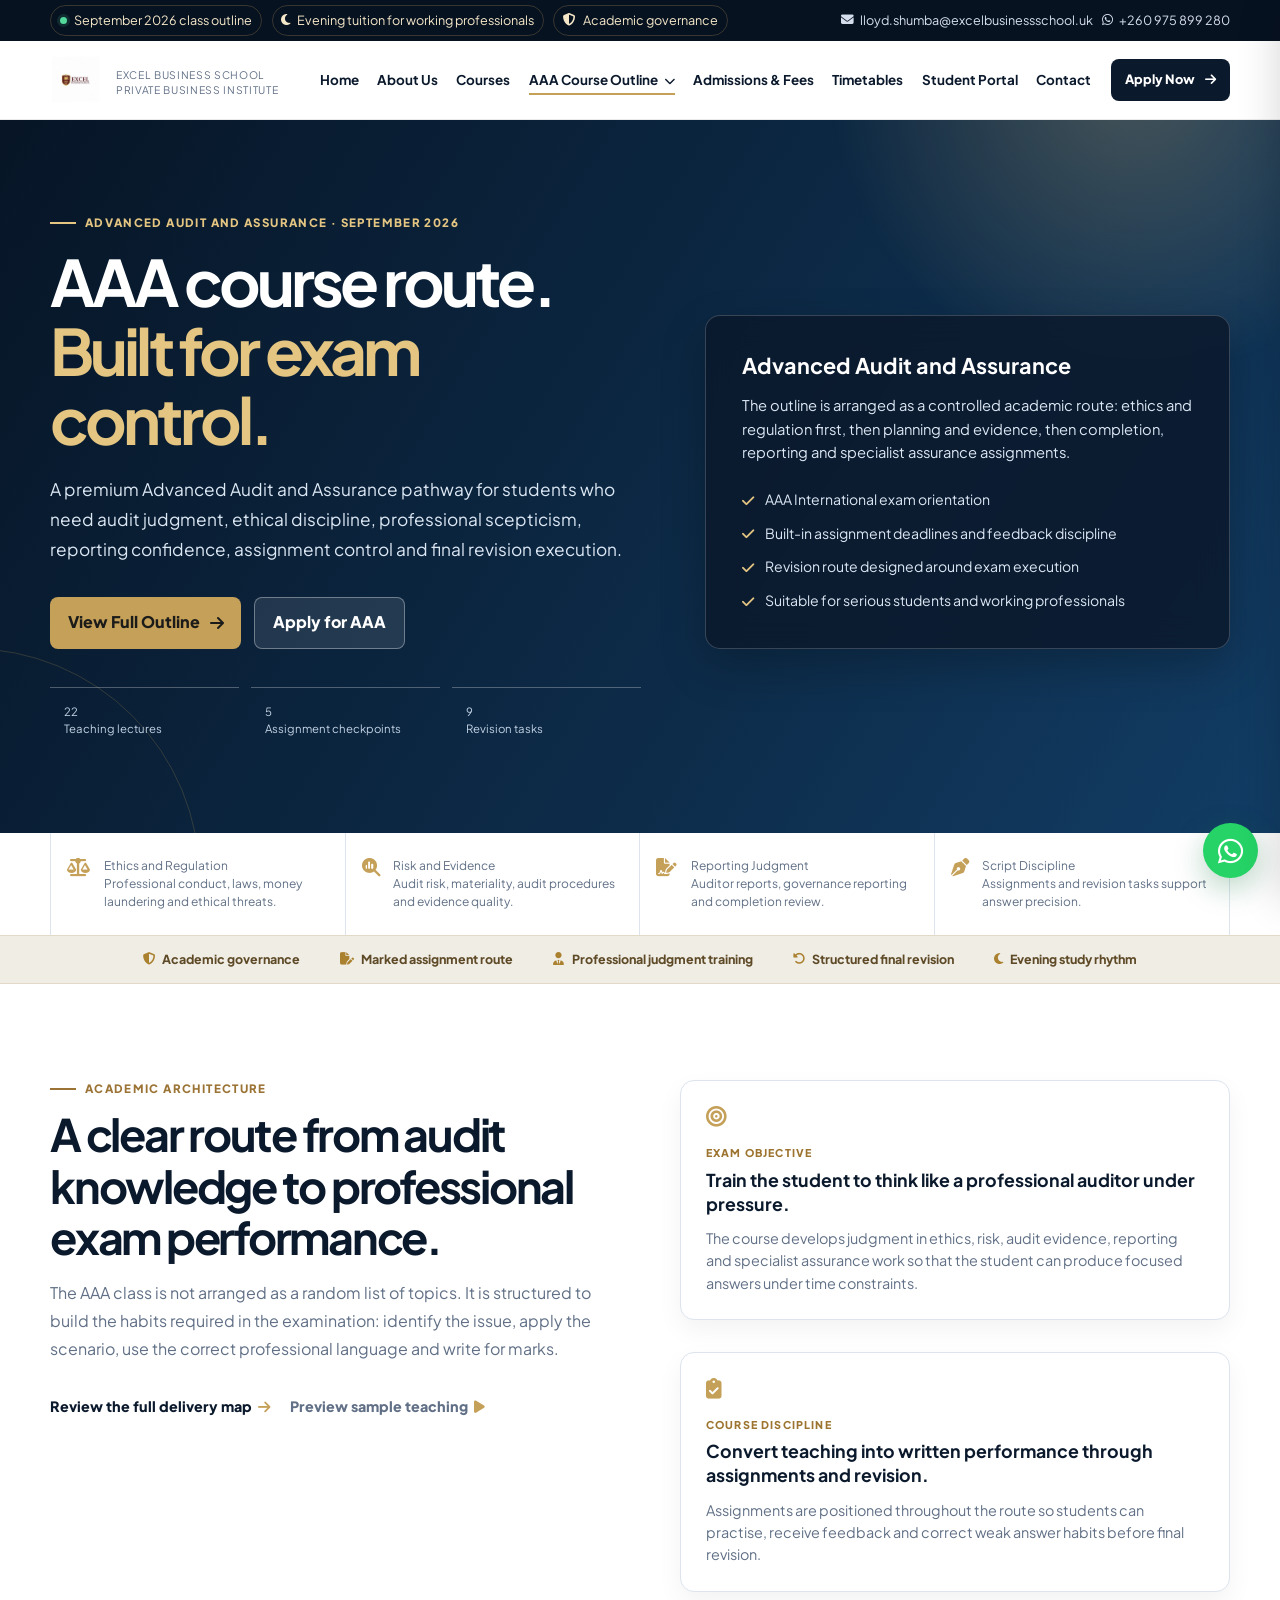
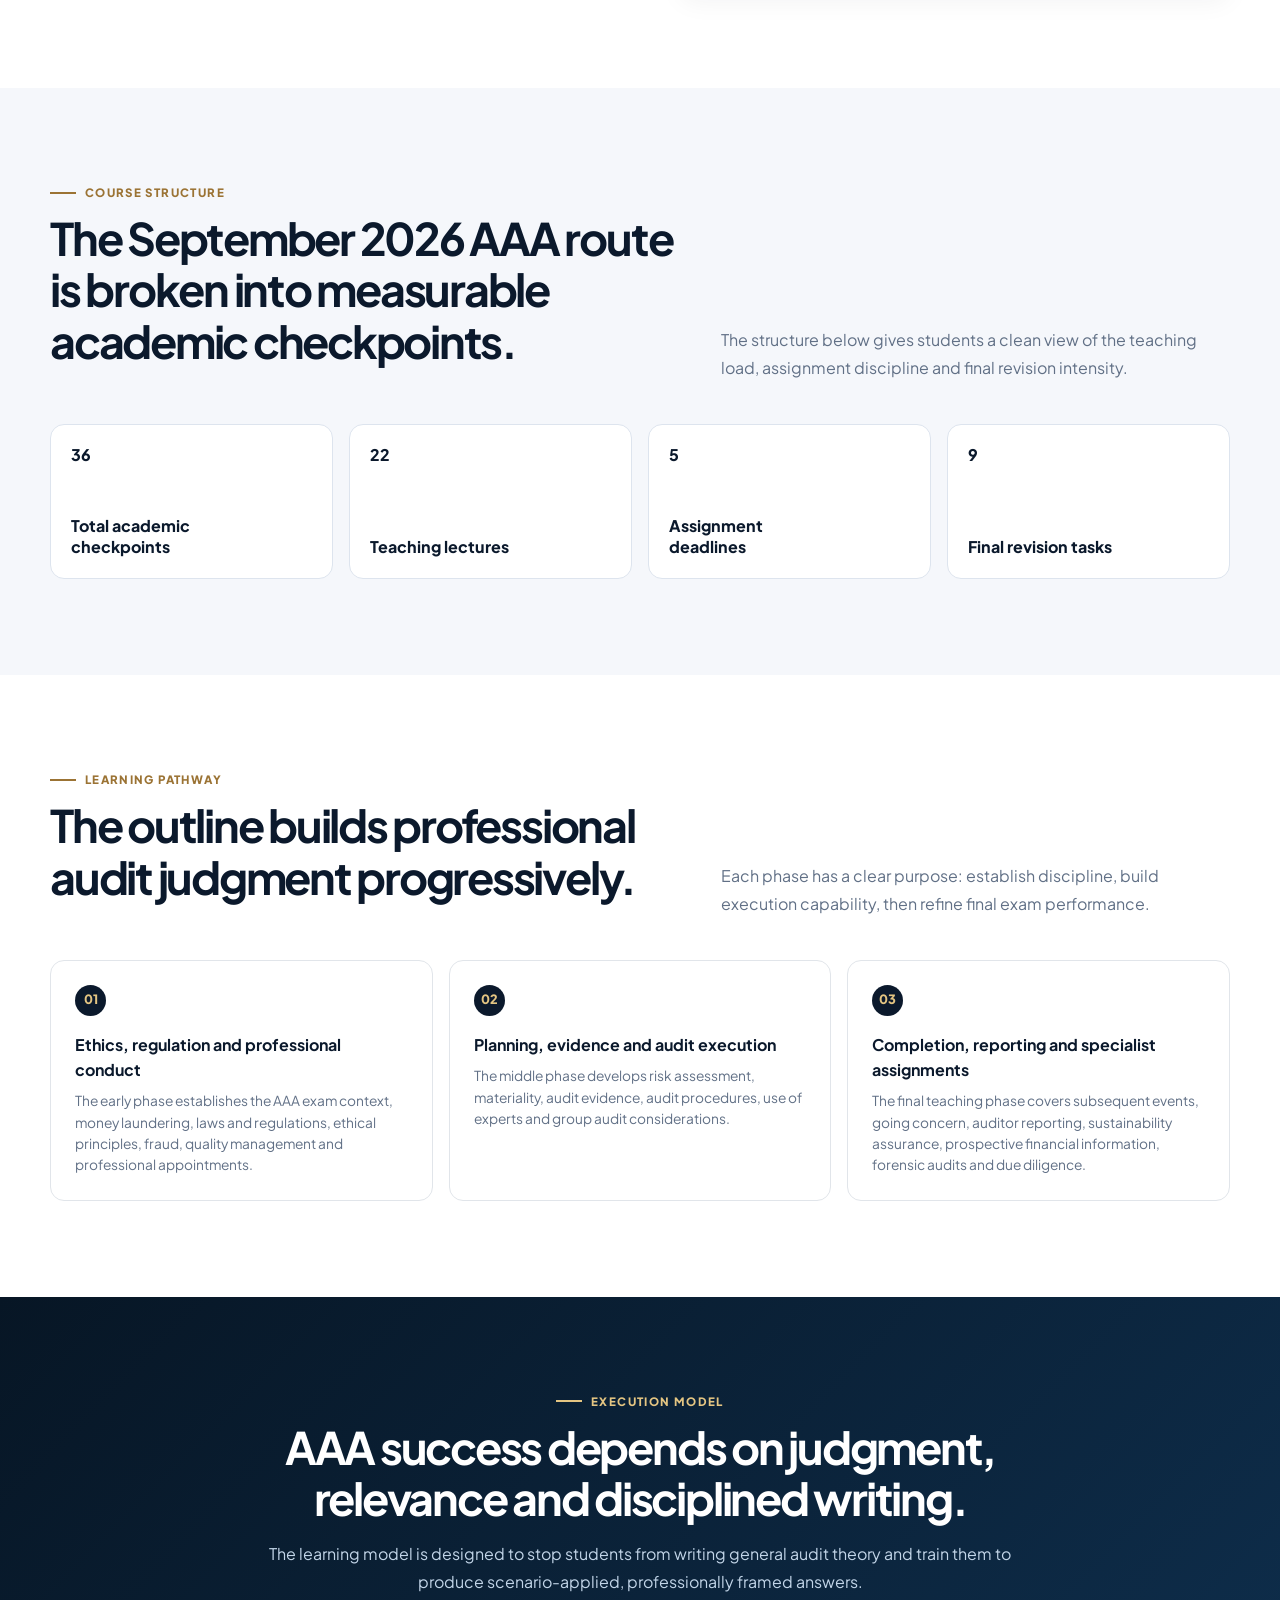
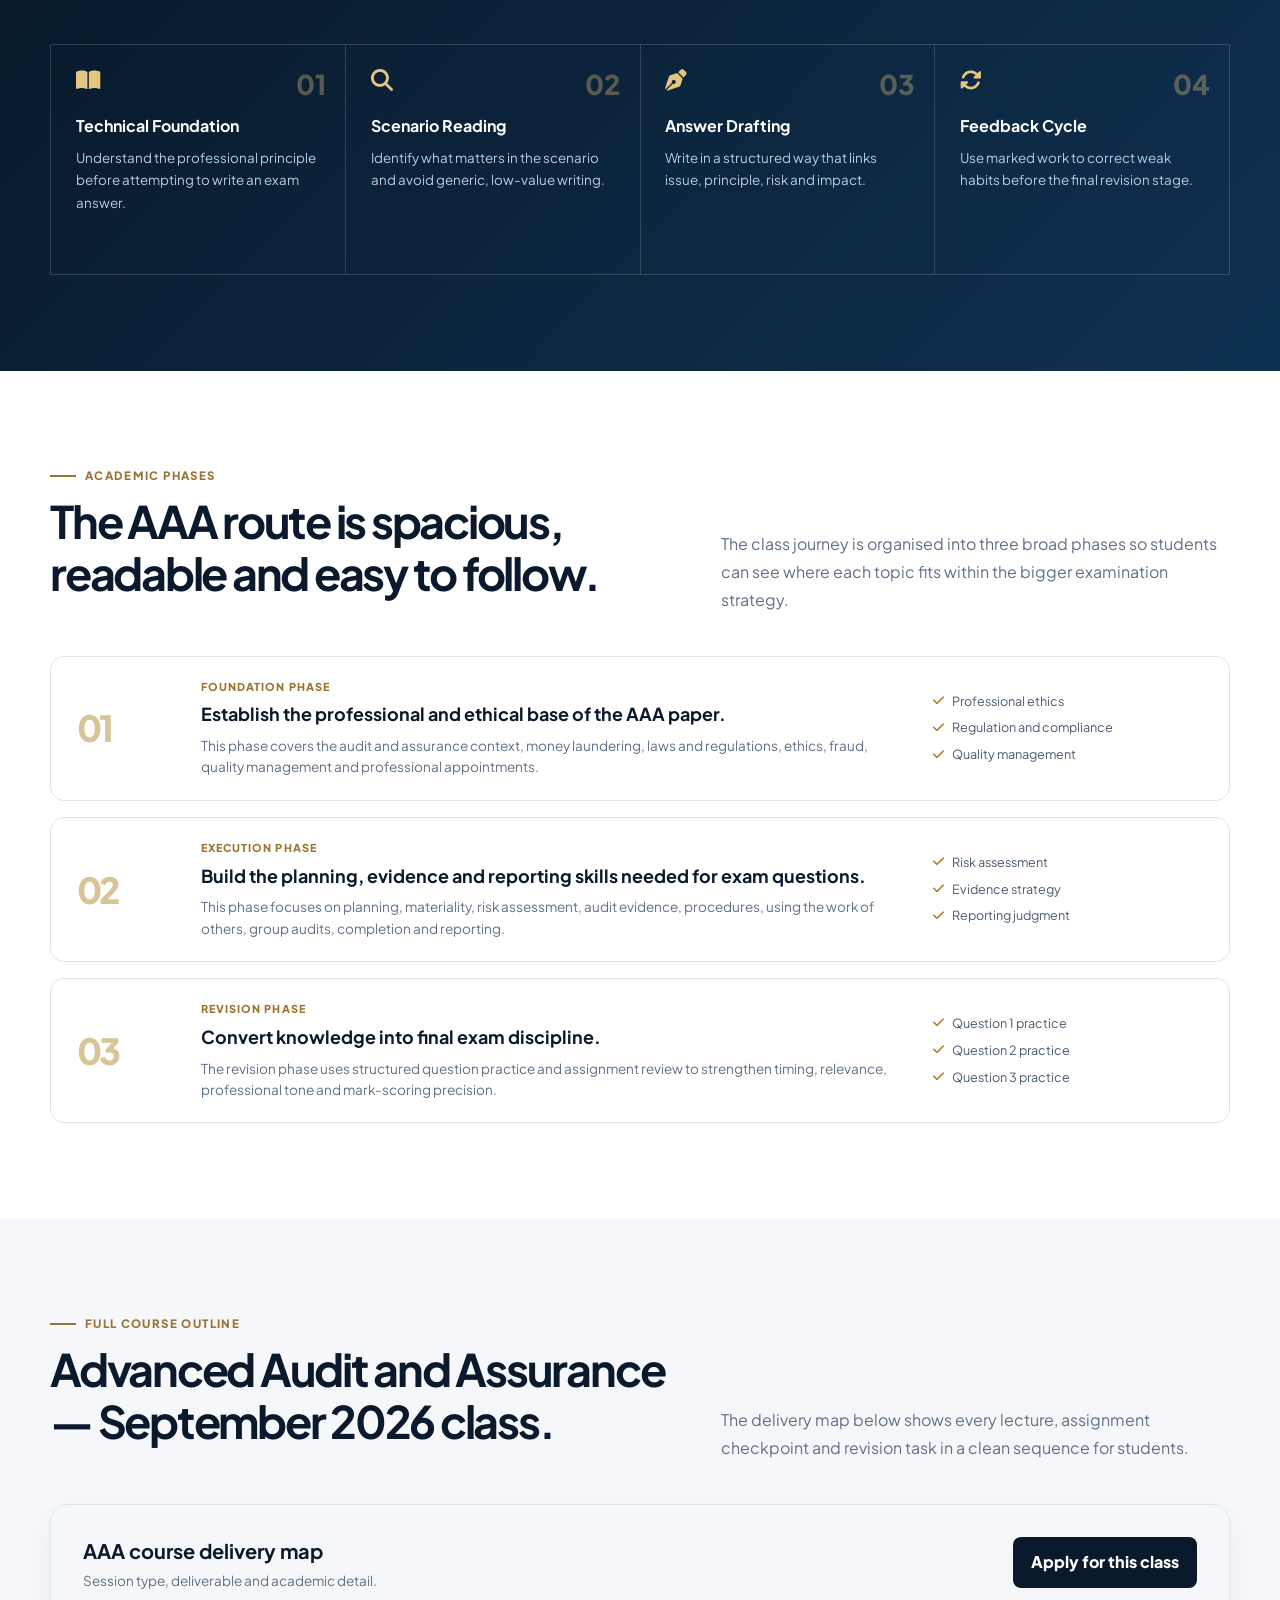
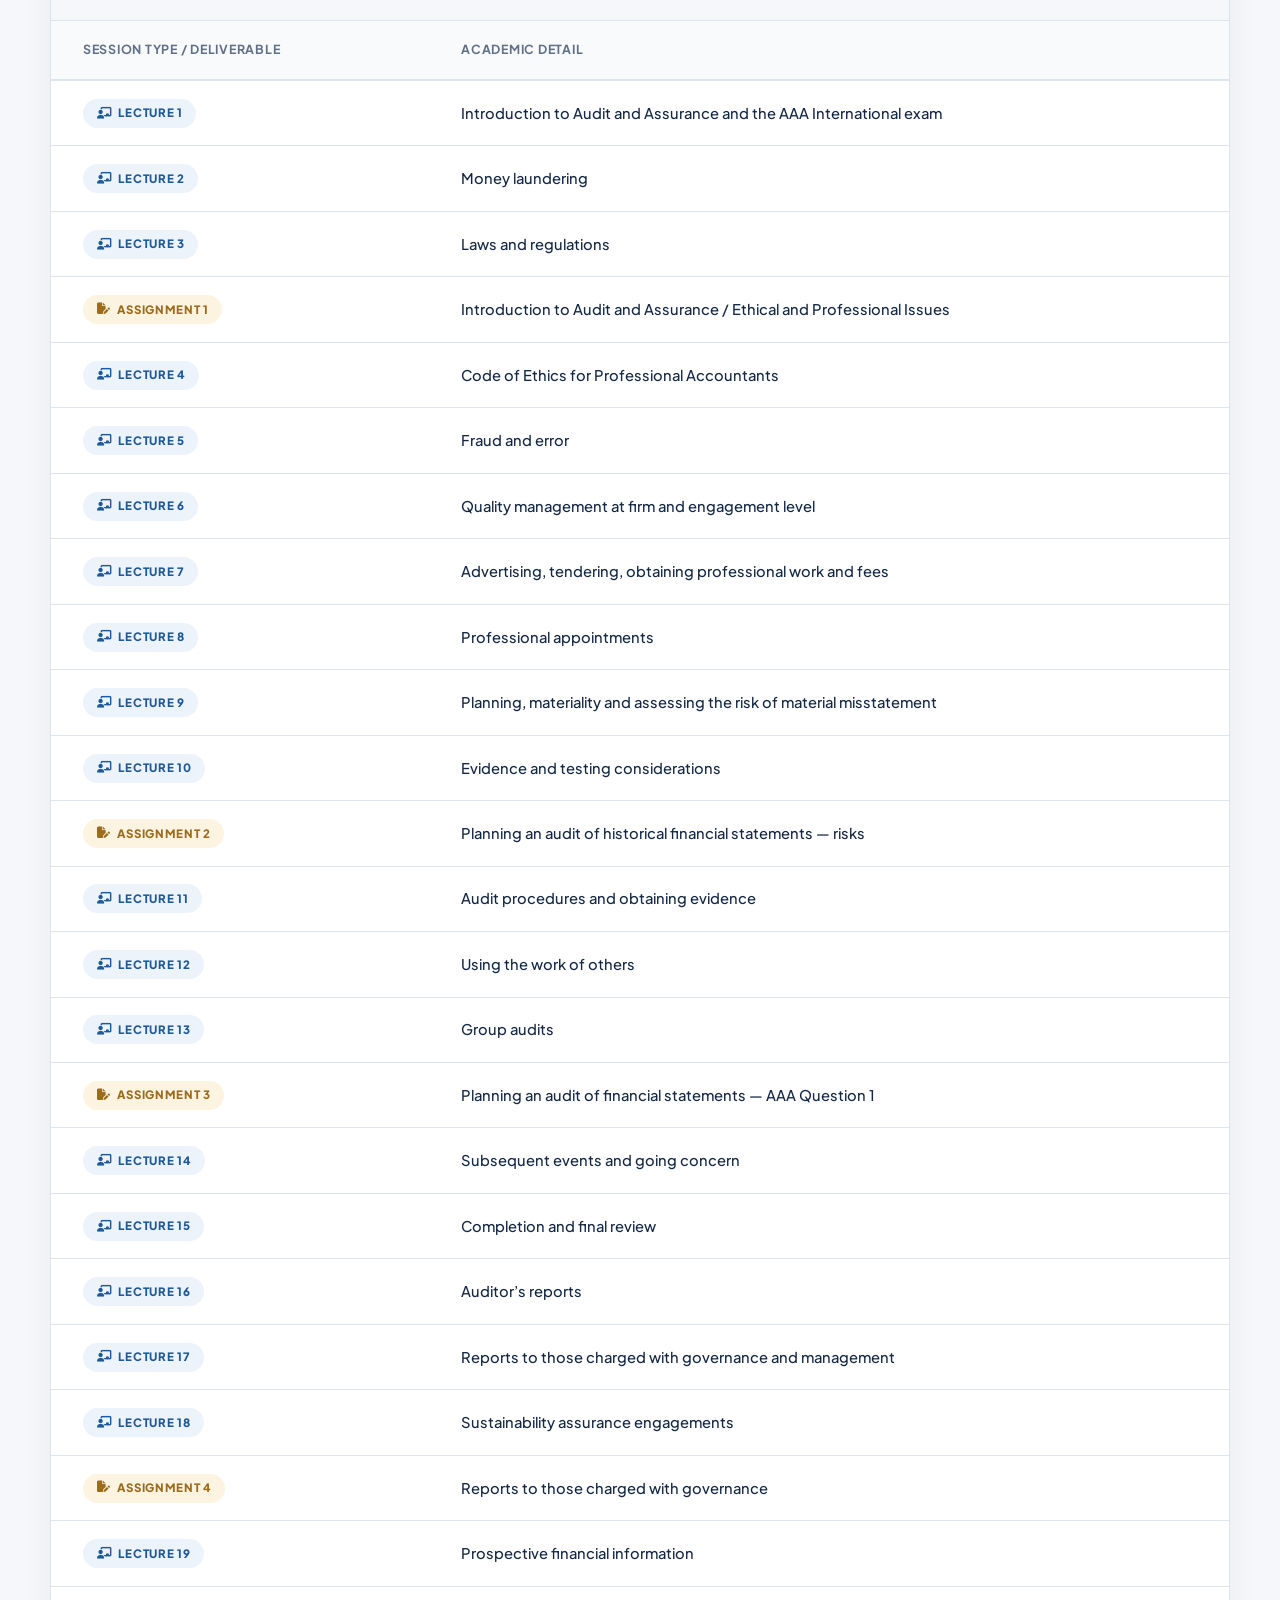
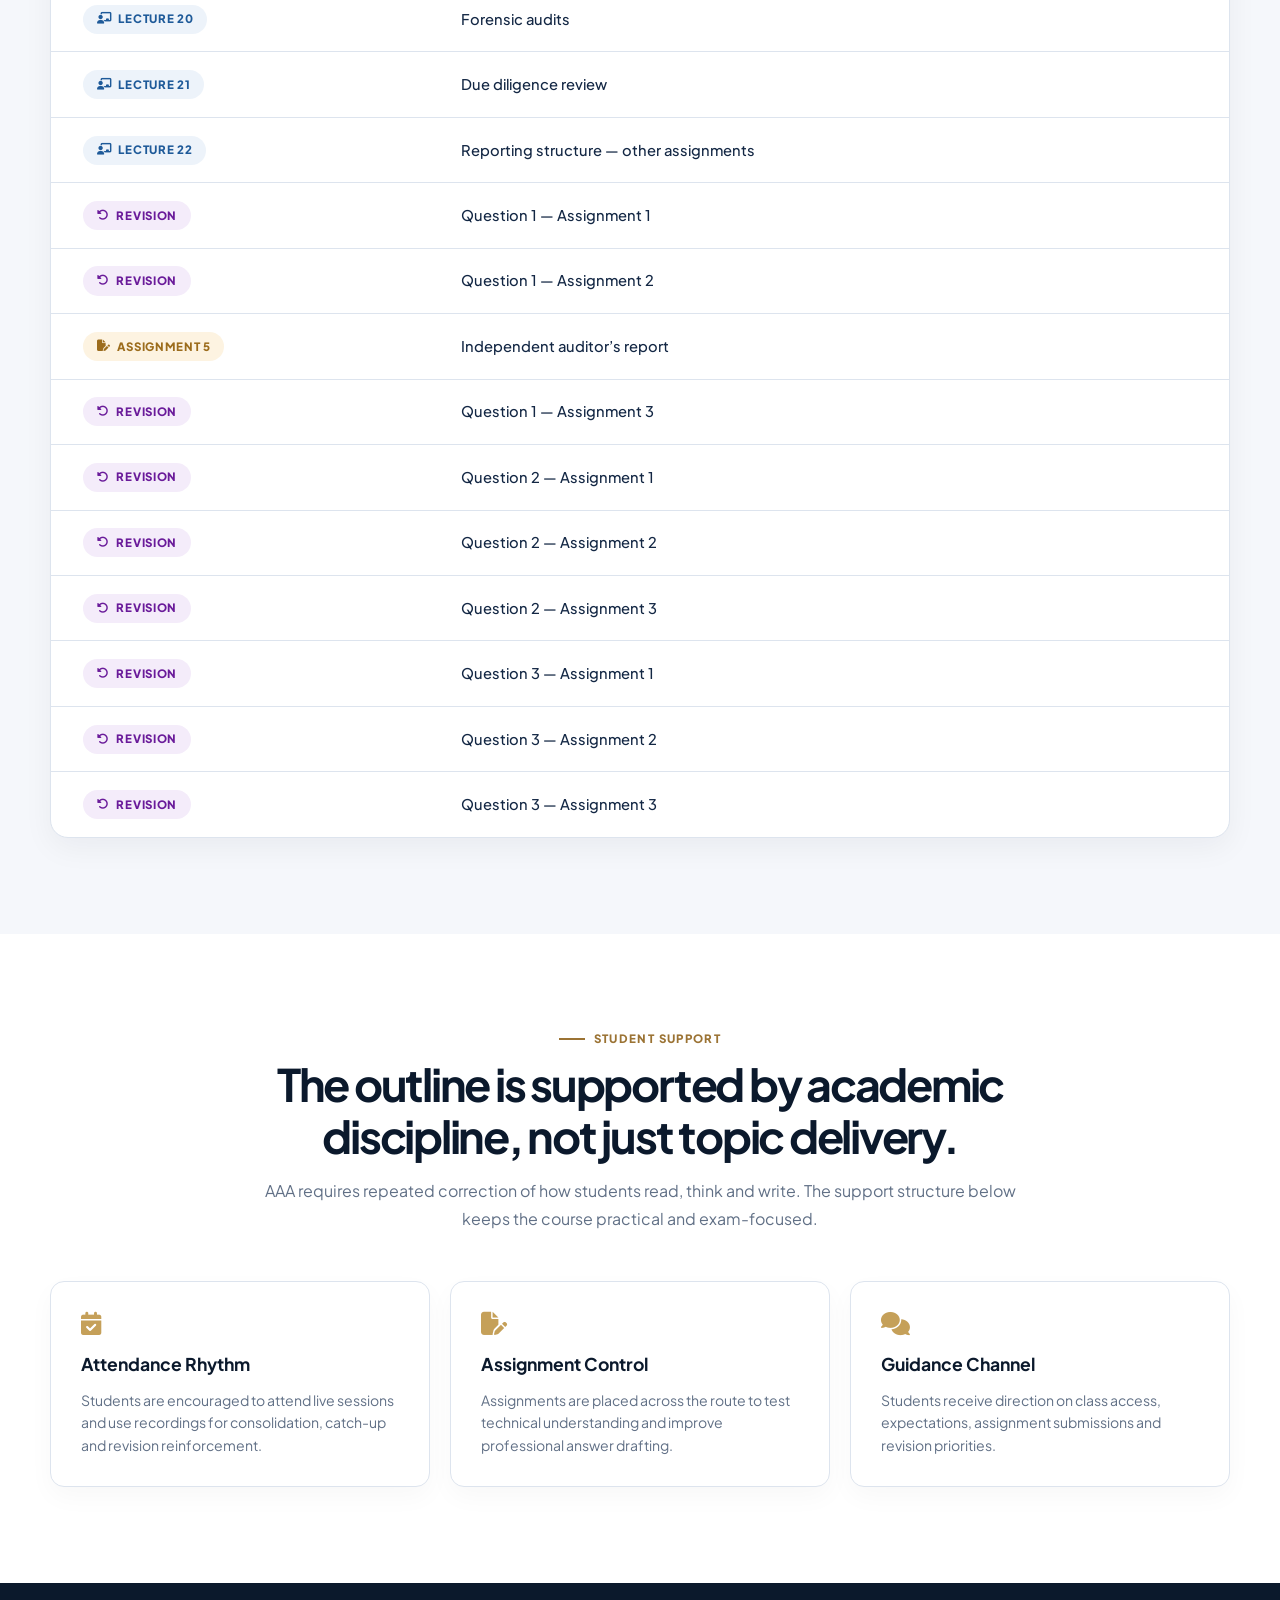
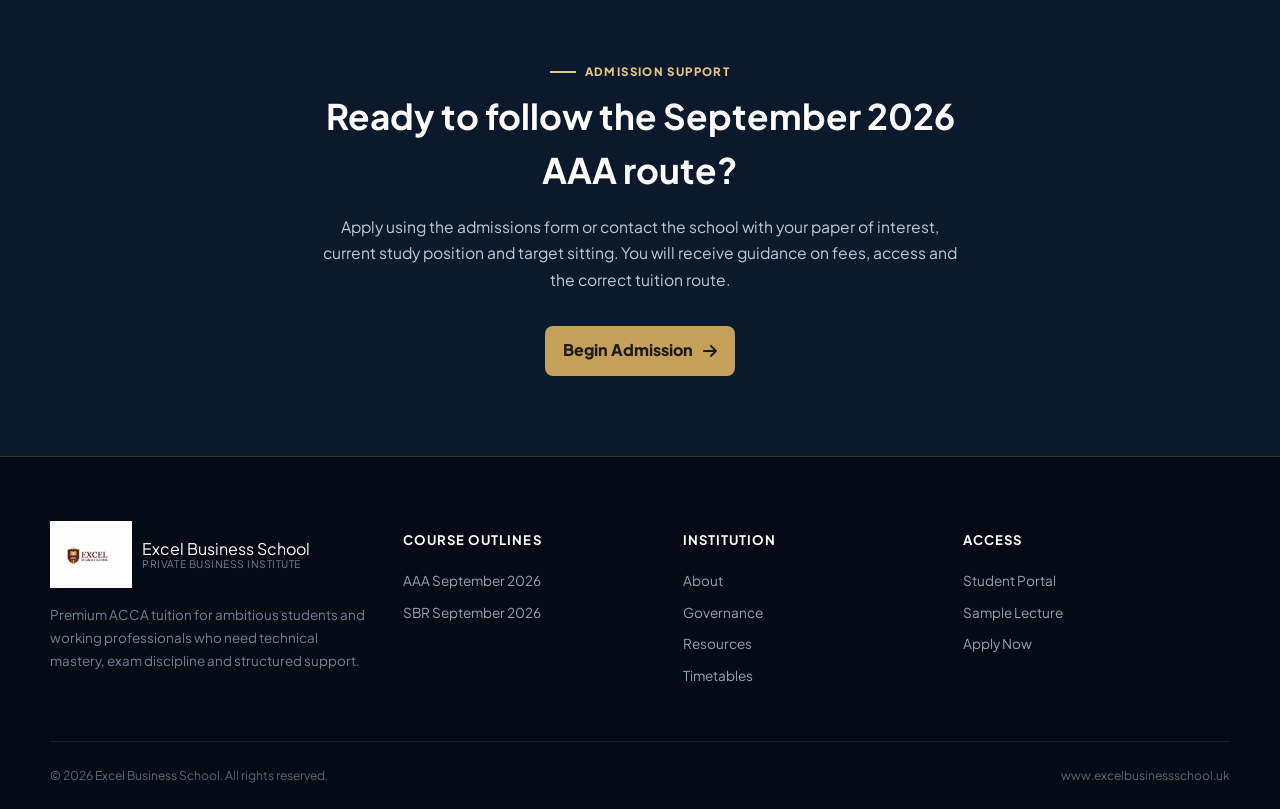
<file: aaa-course-outline.html>
<!DOCTYPE html>
<html lang="en">
<head>
  <meta charset="UTF-8" />
  <meta name="viewport" content="width=device-width, initial-scale=1.0" />

  <title>AAA Course Outline | December 2026 Class | Excel Business School</title>
  <meta name="description" content="Advanced Audit and Assurance September 2026 class outline for Excel Business School students. View the AAA teaching sequence, assignments, revision route and academic expectations." />
  <meta name="theme-color" content="#02050d" />
  <meta name="robots" content="index, follow" />
  <meta name="author" content="Excel Business School" />
  <link rel="canonical" href="https://www.excelbusinessschool.uk/aaa-course-outline.html" />

  <meta property="og:type" content="website" />
  <meta property="og:title" content="AAA Course Outline | December 2026 Class | Excel Business School" />
  <meta property="og:description" content="A premium Advanced Audit and Assurance course outline showing the December 2026 teaching route, assignments and revision structure." />
  <meta property="og:url" content="https://www.excelbusinessschool.uk/aaa-course-outline.html" />
  <meta property="og:image" content="https://www.excelbusinessschool.uk/excel-logo.png" />
  <meta property="og:site_name" content="Excel Business School" />

  <meta name="twitter:card" content="summary_large_image" />
  <meta name="twitter:title" content="AAA Course Outline | December 2026 Class" />
  <meta name="twitter:description" content="Advanced Audit and Assurance December 2026 class outline for Excel Business School students." />
  <meta name="twitter:image" content="https://www.excelbusinessschool.uk/excel-logo.png" />

  <link rel="icon" type="image/png" href="excel-logo.png" />
  <link rel="apple-touch-icon" href="excel-logo.png" />

  <link rel="preconnect" href="https://fonts.googleapis.com" />
  <link rel="preconnect" href="https://fonts.gstatic.com" crossorigin />
  <link rel="preconnect" href="https://cdnjs.cloudflare.com" />

  <link href="https://fonts.googleapis.com/css2?family=Plus+Jakarta+Sans:wght@400;500;600;700;800;900&display=swap" rel="stylesheet" />
  <link rel="stylesheet" href="https://cdnjs.cloudflare.com/ajax/libs/font-awesome/6.5.0/css/all.min.css" />

  <style>
    /* ==========================================================================
       Excel Business School - Master Embedded Stylesheet
       ========================================================================== */

    /* --- Custom Properties (Variables) --- */
    :root {
      --ink: #0b192c;
      --ink-2: #132744;
      --gold: #c5a059;
      --gold-light: #e4c582;
      --paper: #fff;
      --soft: #f5f7fb;
      --muted: #617086;
      --line: #dde4ee;
      --radius: 18px;
      --shadow: 0 20px 50px rgba(11, 25, 44, 0.13);
    }

    /* --- Base & Reset --- */
    * {
      box-sizing: border-box;
    }

    html {
      scroll-behavior: smooth;
      scroll-padding-top: 90px; 
    }

    body {
      margin: 0;
      color: var(--ink);
      background: var(--paper);
      font-family: 'Plus Jakarta Sans', ui-sans-serif, system-ui, -apple-system, sans-serif;
      line-height: 1.55;
      -webkit-font-smoothing: antialiased;
    }

    body.menu-open {
      overflow: hidden;
    }

    img {
      max-width: 100%;
      height: auto;
      display: block;
    }

    /* --- Typography & Links --- */
    h1, h2, h3, p {
      margin-top: 0;
    }

    a {
      color: inherit;
      text-decoration: none;
      transition: color 0.2s ease;
    }

    a:focus-visible, 
    button:focus-visible, 
    input:focus-visible, 
    select:focus-visible {
      outline: 2px solid var(--gold);
      outline-offset: 4px;
      border-radius: 4px;
    }

    button, input, select {
      font: inherit;
    }

    /* --- Layout Containers --- */
    .container {
      width: min(1180px, calc(100% - 3rem));
      margin-inline: auto;
    }

    .split-layout {
      display: grid;
      grid-template-columns: 1fr 1fr;
      gap: 5rem;
      align-items: start;
    }

    /* --- Topbar --- */
    .topbar {
      background: #071221;
      color: #d5deed;
      font-size: 0.79rem;
    }

    .topbar-inner {
      min-height: 41px;
      display: flex;
      align-items: center;
      justify-content: space-between;
      gap: 1rem;
    }

    .topbar-left, 
    .topbar-right {
      display: flex;
      align-items: center;
      gap: 0.6rem;
    }

    .topbar-right a {
      display: inline-flex;
      align-items: center;
      gap: 0.35rem;
    }

    .topbar-right a:hover {
      color: var(--gold-light);
    }

    .status-chip {
      display: inline-flex;
      align-items: center;
      gap: 0.42rem;
      padding: 0.3rem 0.55rem;
      border: 1px solid rgba(197, 160, 89, 0.25);
      border-radius: 999px;
      color: #f5e7c8;
      white-space: nowrap;
    }

    .live-dot {
      width: 0.48rem;
      height: 0.48rem;
      border-radius: 100%;
      display: inline-block;
      background: #52d99b;
      box-shadow: 0 0 0 3px rgba(82, 217, 155, 0.13);
      animation: pulse 1.8s infinite;
    }

    /* --- Navigation --- */
    .navbar {
      background: rgba(255, 255, 255, 0.96);
      border-bottom: 1px solid rgba(11, 25, 44, 0.09);
      position: sticky;
      top: 0;
      z-index: 100;
      backdrop-filter: blur(14px);
    }

    .nav-inner {
      min-height: 78px;
      display: flex;
      align-items: center;
      gap: 1.25rem;
    }

    .brand {
      display: flex;
      align-items: center;
      gap: 0.62rem;
      flex: 0 0 auto;
    }

    .brand-logo {
      width: 56px;
      height: 48px;
    }

    .brand-text {
      display: grid;
      line-height: 1.1;
    }

    .brand-text strong {
      font-size: 1rem;
      letter-spacing: -0.025em;
    }

    .brand-text span,
    .brand-text small {
      font-size: 0.65rem;
      letter-spacing: 0.065em;
      text-transform: uppercase;
      color: var(--muted);
      margin-top: 0.28rem;
    }

    .nav-links {
      margin-left: auto;
      display: flex;
      align-items: center;
      gap: 1.15rem;
      font-size: 0.84rem;
      font-weight: 700;
    }

    .nav-links > a {
      padding: 0.5rem 0;
      position: relative;
    }

    .nav-links > a::after {
      content: "";
      position: absolute;
      left: 0;
      right: 0;
      bottom: 0.22rem;
      height: 2px;
      background: var(--gold);
      transform: scaleX(0);
      transform-origin: left;
      transition: transform 0.22s ease;
    }

    .nav-links > a:hover::after, 
    .nav-links > a[aria-current=page]::after {
      transform: scaleX(1);
    }

    .nav-dropdown {
      position: relative;
    }

    .nav-dropdown-toggle {
      border: 0;
      background: transparent;
      color: var(--ink);
      font-weight: 700;
      padding: 0.5rem 0;
      cursor: pointer;
    }
    
    .nav-dropdown-toggle.nav-dropdown-current {
      position: relative;
    }
    
    .nav-dropdown-toggle.nav-dropdown-current::after {
      content: "";
      position: absolute;
      left: 0;
      right: 0;
      bottom: 0.22rem;
      height: 2px;
      background: var(--gold);
      transform: scaleX(1);
    }

    .nav-dropdown-toggle i {
      font-size: 0.7rem;
      margin-left: 0.24rem;
      transition: transform 0.2s ease;
    }

    .nav-dropdown-toggle[aria-expanded="true"] i {
      transform: rotate(180deg);
    }

    .nav-dropdown-menu {
      display: grid;
      gap: 0.1rem;
      position: absolute;
      left: 0;
      top: calc(100% + 0.8rem);
      width: 300px;
      padding: 0.55rem;
      background: #fff;
      border: 1px solid var(--line);
      border-radius: 12px;
      box-shadow: 0 18px 45px rgba(11, 25, 44, 0.17);
      opacity: 0;
      visibility: hidden;
      transform: translateY(-0.35rem);
      transition: opacity 0.18s ease, transform 0.18s ease, visibility 0.18s ease;
    }

    .nav-dropdown-toggle[aria-expanded="true"] + .nav-dropdown-menu {
      opacity: 1;
      visibility: visible;
      transform: translateY(0);
    }

    .nav-dropdown-menu a {
      padding: 0.7rem 0.75rem;
      border-radius: 8px;
    }

    .nav-dropdown-menu a:hover, 
    .nav-dropdown-menu a:focus {
      background: #f7f4ed;
    }

    .nav-dropdown-menu strong, 
    .nav-dropdown-menu span {
      display: block;
    }

    .nav-dropdown-menu strong {
      font-size: 0.82rem;
    }

    .nav-dropdown-menu span {
      font-size: 0.72rem;
      color: var(--muted);
      margin-top: 0.1rem;
    }

    /* --- Buttons & CTAs --- */
    .nav-cta, .btn {
      display: inline-flex;
      align-items: center;
      justify-content: center;
      gap: 0.6rem;
      border: 0;
      cursor: pointer;
      font-weight: 800;
      transition: transform 0.2s ease, box-shadow 0.2s ease, background 0.2s ease;
    }

    .nav-cta {
      padding: 0.67rem 0.88rem;
      border-radius: 8px;
      color: #fff;
      background: var(--ink);
      font-size: 0.8rem;
      white-space: nowrap;
    }

    .btn {
      min-height: 48px;
      padding: 0.8rem 1.12rem;
      border-radius: 8px;
    }

    .btn-primary {
      background: var(--gold);
      color: #1b1b19;
    }

    .btn-primary:hover {
      background: #dab66e;
      box-shadow: 0 8px 22px rgba(197, 160, 89, 0.2);
    }

    .btn-secondary {
      background: rgba(255, 255, 255, 0.1);
      color: #fff;
      border: 1px solid rgba(255, 255, 255, 0.35);
    }

    .btn-secondary:hover {
      background: rgba(255, 255, 255, 0.2);
    }
    
    .outline-toolbar .btn-secondary {
      background: var(--ink);
      color: #fff;
      border: none;
    }
    
    .outline-toolbar .btn-secondary:hover {
      background: var(--ink-2);
      transform: translateY(-2px);
    }

    .nav-cta:hover, .btn:hover {
      transform: translateY(-2px);
    }

    /* --- Mobile Menu --- */
    .menu-btn {
      display: none;
      margin-left: auto;
      width: 43px;
      height: 40px;
      border: 1px solid var(--line);
      border-radius: 8px;
      background: #fff;
      color: var(--ink);
      cursor: pointer;
    }

    .mobile-backdrop {
      position: fixed;
      z-index: 198;
      inset: 0;
      background: rgba(2, 9, 20, 0.58);
      opacity: 0;
      visibility: hidden;
      transition: opacity 0.25s ease, visibility 0.25s ease;
    }

    .mobile-backdrop.open {
      opacity: 1;
      visibility: visible;
    }

    .mobile-menu {
      position: fixed;
      z-index: 199;
      right: 0;
      top: 0;
      width: min(370px, 90vw);
      height: 100dvh;
      padding: 1.3rem;
      background: #fff;
      box-shadow: -12px 0 40px rgba(0, 0, 0, 0.16);
      transform: translateX(103%);
      transition: transform 0.3s ease;
      overflow: auto;
    }

    .mobile-menu.open {
      transform: translateX(0);
    }

    .mobile-head {
      display: flex;
      align-items: center;
      justify-content: space-between;
      padding-bottom: 1.2rem;
      border-bottom: 1px solid var(--line);
    }

    .mobile-head span, 
    .mobile-course-block > span {
      display: block;
      font-size: 0.68rem;
      letter-spacing: 0.12em;
      text-transform: uppercase;
      color: var(--gold);
      font-weight: 800;
    }

    .mobile-head strong {
      display: block;
      margin-top: 0.2rem;
    }

    .close-btn {
      border: 0;
      background: #f0f3f8;
      width: 38px;
      height: 38px;
      border-radius: 50%;
      cursor: pointer;
      transition: background 0.2s ease;
    }

    .close-btn:hover {
      background: #e2e8f0;
    }

    .mobile-links {
      display: grid;
      margin-top: 1rem;
    }

    .mobile-links > a, 
    .mobile-course-block a {
      display: flex;
      justify-content: space-between;
      align-items: center;
      padding: 1rem 0.1rem;
      border-bottom: 1px solid var(--line);
      font-weight: 700;
    }

    .mobile-links i {
      font-size: 0.75rem;
      color: var(--gold);
    }

    .mobile-course-block {
      padding: 1rem 0 0.3rem;
      border-bottom: 1px solid var(--line);
    }

    .mobile-course-block a {
      font-size: 0.86rem;
      padding: 0.7rem 0.1rem;
      border: 0;
    }

    .mobile-cta {
      padding: 0.9rem !important;
      margin-top: 1rem;
      border: 0 !important;
      border-radius: 8px;
      background: var(--ink);
      color: #fff !important;
      text-align: center;
      justify-content: center;
    }

    /* --- Hero Section --- */
    .hero {
      position: relative;
      overflow: hidden;
      isolation: isolate;
      background: linear-gradient(122deg, #071526 0%, #0d2c4a 62%, #123d65 100%);
      color: #fff;
      padding: 5.9rem 0 5.2rem;
    }

    .hero-shape {
      position: absolute;
      border-radius: 999px;
      z-index: -1;
      filter: blur(0.3px);
    }

    .hero-shape-one {
      width: 640px;
      height: 640px;
      right: -170px;
      top: -360px;
      background: radial-gradient(circle, rgba(230, 195, 126, 0.26), transparent 67%);
    }

    .hero-shape-two {
      width: 460px;
      height: 460px;
      left: -260px;
      bottom: -275px;
      border: 1px solid rgba(197, 160, 89, 0.22);
    }

    .hero-inner {
      display: grid;
      grid-template-columns: 1.06fr 0.94fr;
      align-items: center;
      gap: 4rem;
    }

    .eyebrow {
      display: flex;
      align-items: center;
      gap: 0.55rem;
      color: #9b7334;
      font-size: 0.72rem;
      font-weight: 850;
      letter-spacing: 0.12em;
      text-transform: uppercase;
    }

    .eyebrow > span {
      display: inline-block;
      width: 26px;
      height: 2px;
      background: currentColor;
    }

    .eyebrow.light {
      color: var(--gold-light);
    }

    .hero h1 {
      max-width: 700px;
      margin: 0.9rem 0 1.25rem;
      font-size: clamp(2.4rem, 5vw, 4.55rem);
      line-height: 1.08;
      letter-spacing: -0.06em;
    }
    
    .hero h1 span {
      display: block;
      color: var(--gold-light);
    }

    .hero-copy > p {
      max-width: 655px;
      margin-bottom: 2rem;
      color: #dce7f4;
      font-size: 1.08rem;
      line-height: 1.75;
    }

    .hero-actions {
      display: flex;
      flex-wrap: wrap;
      gap: 0.8rem;
    }

    .hero-metrics {
      display: grid;
      grid-template-columns: repeat(3, 1fr);
      gap: 0.75rem;
      margin-top: 2.4rem;
      max-width: 640px;
    }

    .hero-metrics div {
      padding: 0.85rem;
      border-top: 1px solid rgba(255, 255, 255, 0.28);
    }

    .hero-metrics strong, 
    .hero-metrics span {
      display: block;
    }

    .hero-metrics strong {
      font-size: 1.15rem;
      color: var(--gold-light);
    }

    .hero-metrics span {
      margin-top: 0.12rem;
      color: #c2d2e4;
      font-size: 0.71rem;
      line-height: 1.35;
    }

    .hero-panel {
      position: relative;
    }

    .panel-card {
      background: rgba(11, 25, 44, 0.84);
      box-shadow: 0 18px 45px rgba(0, 0, 0, 0.23);
      backdrop-filter: blur(16px);
      border: 1px solid rgba(255, 255, 255, 0.19);
      border-radius: 15px;
      padding: 2.25rem;
    }

    .panel-card h3 {
      font-size: 1.35rem;
      line-height: 1.3;
      margin: 0 0 0.85rem;
      color: #fff;
    }
    
    .panel-card p {
      color: #dce7f4;
      font-size: 0.92rem;
      line-height: 1.6;
      margin-bottom: 1.5rem;
    }
    
    .panel-list {
      list-style: none;
      padding: 0;
      margin: 0;
      display: grid;
      gap: 0.75rem;
      color: #dce7f4;
      font-size: 0.88rem;
    }
    
    .panel-list li {
      display: flex;
      gap: 0.65rem;
      align-items: flex-start;
    }
    
    .panel-list i {
      color: var(--gold-light);
      margin-top: 0.3rem;
    }

    /* --- Sections & Components --- */
    .section {
      padding: 6rem 0;
    }

    .section-soft {
      background: var(--soft);
    }

    .section-title {
      margin: 0.65rem 0 1rem;
      font-size: clamp(1.95rem, 3.5vw, 3.1rem);
      line-height: 1.15;
      letter-spacing: -0.05em;
    }

    .section-lead {
      color: var(--muted);
      font-size: 1rem;
      line-height: 1.75;
    }

    .split-layout > .reveal > .section-lead {
      max-width: 620px;
    }

    .center-head {
      max-width: 800px;
      margin: 0 auto 3rem;
      text-align: center;
    }

    .center-head .eyebrow {
      justify-content: center;
    }

    .center-head .section-lead {
      margin: 0 auto;
    }

    .section-head {
      display: grid;
      grid-template-columns: 1.1fr 0.9fr;
      align-items: end;
      gap: 3rem;
      margin-bottom: 2.6rem;
    }

    .section-head .section-lead {
      margin: 0;
    }

    /* --- Signal Strip --- */
    .signal-strip {
      background: #fff;
      position: relative;
      z-index: 2;
    }

    .signal-grid {
      display: grid;
      grid-template-columns: repeat(4, 1fr);
      border-inline: 1px solid var(--line);
    }

    .signal-card {
      display: flex;
      gap: 0.85rem;
      padding: 1.5rem 1rem;
      border-right: 1px solid var(--line);
    }

    .signal-card:last-child {
      border-right: 0;
    }

    .signal-card > i {
      font-size: 1.15rem;
      color: var(--gold);
      margin-top: 0.12rem;
    }

    .signal-card strong {
      display: block;
      font-size: 0.84rem;
      margin: 0 0 0.2rem;
    }

    .signal-card span {
      display: block;
      font-size: 0.75rem;
      line-height: 1.5;
      color: var(--muted);
      margin: 0;
    }

    /* --- Prestige Band --- */
    .prestige-band {
      overflow: hidden;
      background: #f0ede5;
      border-block: 1px solid #e2d9c8;
    }

    .prestige-track {
      display: flex;
      justify-content: center;
      gap: 2.5rem;
      width: max-content;
      min-width: 100%;
      padding: 0.85rem 1.5rem;
      color: #5e4a27;
      font-size: 0.78rem;
      font-weight: 750;
      white-space: nowrap;
    }

    .prestige-track span {
      display: inline-flex;
      gap: 0.45rem;
      align-items: center;
    }

    .prestige-track i {
      color: #aa812f;
    }

    /* --- Text Links --- */
    .intro-actions {
      display: flex;
      gap: 1.25rem;
      margin-top: 2rem;
    }

    .text-link {
      color: var(--ink);
      font-size: 0.89rem;
      font-weight: 800;
    }

    .text-link i {
      color: var(--gold);
      margin-left: 0.2rem;
    }

    .text-link.muted {
      color: var(--muted);
    }

    /* --- Mission & Governance Grids --- */
    .mission-grid {
      display: grid;
      gap: 1rem;
    }

    .mission-card {
      background: #fff;
      border: 1px solid var(--line);
      border-radius: 14px;
      padding: 1.55rem;
      box-shadow: 0 10px 26px rgba(11, 25, 44, 0.05);
    }

    .mission-card + .mission-card {
      margin-top: 1rem;
    }

    .mission-card > i {
      color: var(--gold);
      font-size: 1.3rem;
    }

    .mission-card small {
      display: block;
      margin-top: 0.9rem;
      color: #9c742f;
      text-transform: uppercase;
      letter-spacing: 0.11em;
      font-size: 0.67rem;
      font-weight: 850;
    }

    .mission-card h3 {
      margin: 0.45rem 0 0.65rem;
      line-height: 1.35;
      font-size: 1.11rem;
    }

    .mission-card p {
      color: var(--muted);
      font-size: 0.9rem;
      margin: 0;
    }
    
    .governance-grid {
      display: grid;
      grid-template-columns: repeat(3, 1fr);
      gap: 1.25rem;
    }
    
    .governance-card {
      background: #fff;
      border: 1px solid var(--line);
      border-radius: 14px;
      padding: 1.85rem;
      box-shadow: 0 10px 26px rgba(11, 25, 44, 0.03);
    }
    
    .governance-card i {
      color: var(--gold);
      font-size: 1.45rem;
      margin-bottom: 1rem;
    }
    
    .governance-card h3 {
      font-size: 1.1rem;
      margin: 0 0 0.65rem;
    }
    
    .governance-card p {
      font-size: 0.88rem;
      color: var(--muted);
      margin: 0;
      line-height: 1.6;
    }

    /* --- Metrics Grid --- */
    .metrics-grid {
      display: grid;
      grid-template-columns: repeat(4, 1fr);
      gap: 1rem;
    }

    .metric-card {
      min-height: 155px;
      background: #fff;
      border: 1px solid var(--line);
      border-radius: 14px;
      padding: 1.25rem;
      display: flex;
      flex-direction: column;
      justify-content: space-between;
    }

    .metric-card strong {
      color: var(--gold);
      font-size: 1.6rem;
      letter-spacing: -0.05em;
    }

    .metric-card span {
      max-width: 150px;
      font-weight: 750;
      line-height: 1.3;
    }

    /* --- Methodology Section --- */
    .methodology-section {
      background: linear-gradient(135deg, #071625, #0f3151);
      color: #fff;
    }

    .methodology-section .section-lead {
      color: #c2d5e8;
    }

    .method-grid {
      display: grid;
      grid-template-columns: repeat(4, 1fr);
      border-top: 1px solid rgba(255, 255, 255, 0.16);
      border-left: 1px solid rgba(255, 255, 255, 0.16);
    }

    .method-card {
      position: relative;
      min-height: 230px;
      padding: 1.55rem;
      border-right: 1px solid rgba(255, 255, 255, 0.16);
      border-bottom: 1px solid rgba(255, 255, 255, 0.16);
    }

    .method-card > span {
      position: absolute;
      right: 1.2rem;
      top: 1.15rem;
      color: rgba(228, 197, 130, 0.35);
      font-size: 1.7rem;
      font-weight: 800;
    }

    .method-card > i {
      font-size: 1.35rem;
      color: var(--gold-light);
    }

    .method-card h3 {
      margin: 1.25rem 0 0.5rem;
      font-size: 1rem;
    }

    .method-card p {
      color: #bacbdd;
      font-size: 0.84rem;
      line-height: 1.65;
      margin: 0;
    }

    /* --- Phase Stack (Learning Rhythm) --- */
    .phase-stack {
      display: grid;
      gap: 1rem;
    }

    .phase-card {
      display: grid;
      grid-template-columns: 100px 1fr 270px;
      align-items: center;
      gap: 1.5rem;
      padding: 1.4rem 1.6rem;
      border: 1px solid var(--line);
      border-radius: 14px;
      background: #fff;
      transition: box-shadow 0.2s ease;
    }

    .phase-card:hover {
      box-shadow: var(--shadow);
    }

    .phase-number {
      font-size: 2.25rem;
      color: #d7c497;
      font-weight: 850;
      letter-spacing: -0.08em;
    }

    .phase-label {
      color: #9c742f;
      font-size: 0.68rem;
      font-weight: 850;
      letter-spacing: 0.1em;
      text-transform: uppercase;
    }

    .phase-content h3 {
      margin: 0.28rem 0 0.45rem;
      font-size: 1.12rem;
    }

    .phase-content p {
      margin: 0;
      color: var(--muted);
      font-size: 0.85rem;
    }

    .phase-list {
      display: grid;
      gap: 0.45rem;
      padding: 0;
      margin: 0;
      list-style: none;
      color: #4b5b71;
      font-size: 0.79rem;
    }

    .phase-list li {
      display: flex;
      align-items: center;
      gap: 0.5rem;
    }

    .phase-list i {
      color: #aa812f;
    }

    /* --- Pathway Grids --- */
    .pathway-grid {
      display: grid;
      grid-template-columns: repeat(3, 1fr);
      gap: 1rem;
      counter-reset: path;
    }

    .path-card {
      padding: 1.5rem;
      border-radius: 14px;
      border: 1px solid #e1e5ea;
      background: #fff;
    }

    .path-card > span {
      display: inline-flex;
      align-items: center;
      justify-content: center;
      width: 31px;
      height: 31px;
      border-radius: 50%;
      background: var(--ink);
      color: var(--gold-light);
      font-size: 0.8rem;
      font-weight: 850;
    }

    .path-card h3 {
      margin: 1.1rem 0 0.45rem;
      font-size: 1rem;
    }

    .path-card p {
      margin: 0;
      color: var(--muted);
      font-size: 0.86rem;
    }

    /* --- Course Outline Table Components --- */
    .outline-shell {
      background: #fff;
      border: 1px solid var(--line);
      border-radius: var(--radius);
      overflow: hidden;
      box-shadow: 0 10px 30px rgba(11, 25, 44, 0.05);
    }

    .outline-toolbar {
      display: flex;
      justify-content: space-between;
      align-items: center;
      padding: 1.85rem 2rem;
      background: var(--soft);
      border-bottom: 1px solid var(--line);
    }
    
    .outline-toolbar h2 {
      margin: 0 0 0.25rem;
      font-size: 1.25rem;
    }
    
    .outline-toolbar p {
      margin: 0;
      font-size: 0.85rem;
      color: var(--muted);
    }

    .outline-table {
      width: 100%;
      border-collapse: collapse;
      text-align: left;
    }
    
    .outline-table th {
      background: #f8fafc;
      padding: 1.2rem 2rem;
      font-size: 0.78rem;
      text-transform: uppercase;
      letter-spacing: 0.06em;
      color: var(--muted);
      border-bottom: 2px solid var(--line);
    }
    
    .outline-table td {
      padding: 1.1rem 2rem;
      border-bottom: 1px solid var(--line);
      vertical-align: middle;
    }
    
    .outline-table tr:last-child td {
      border-bottom: none;
    }
    
    .outline-table tr:hover td {
      background: #fcfdfe;
    }

    .type-pill {
      display: inline-flex;
      align-items: center;
      gap: 0.45rem;
      padding: 0.35rem 0.85rem;
      border-radius: 999px;
      font-size: 0.72rem;
      font-weight: 800;
      text-transform: uppercase;
      letter-spacing: 0.06em;
      white-space: nowrap;
    }
    
    .type-pill.lecture {
      background: #edf3fa;
      color: #1e5a99;
    }
    
    .type-pill.assignment {
      background: #fdf3e1;
      color: #9c6c1c;
    }
    
    .type-pill.revision {
      background: #f4ecfa;
      color: #6a1b9a;
    }

    .detail-cell {
      font-size: 0.92rem;
      font-weight: 500;
      color: var(--ink-2);
    }

    /* --- CTA Band --- */
    .cta-band {
      background: var(--ink);
      color: #fff;
      padding: 5rem 0;
      text-align: center;
    }
    
    .cta-layout {
      display: flex;
      flex-direction: column;
      align-items: center;
      gap: 2rem;
      max-width: 650px;
      margin: 0 auto;
    }
    
    .cta-layout .eyebrow {
      justify-content: center;
    }
    
    .cta-layout h2 {
      color: #fff;
      font-size: clamp(1.8rem, 3vw, 2.2rem);
      margin: 0.5rem 0 1rem;
    }
    
    .cta-layout p {
      color: #bacbdd;
      font-size: 0.98rem;
      line-height: 1.7;
      margin: 0;
    }

    /* --- Footer --- */
    .footer {
      background: #050b14;
      color: #94a3b8;
      padding: 4rem 0 1.5rem;
      border-top: 1px solid rgba(197, 160, 89, 0.25);
    }

    .footer-grid {
      display: grid;
      grid-template-columns: 1.3fr 1fr 1fr 1.1fr;
      gap: 2.3rem;
      padding-bottom: 2.8rem;
    }

    .footer-brand {
      display: flex;
      align-items: center;
      gap: 0.65rem;
      margin-bottom: 1rem;
      color: #fff;
    }
    
    .footer-brand span {
      display: grid;
      line-height: 1.2;
    }

    .footer-brand strong {
      font-size: 1.05rem;
    }
    
    .footer-brand em {
      font-size: 0.65rem;
      letter-spacing: 0.05em;
      text-transform: uppercase;
      font-style: normal;
      color: #718197;
    }

    .footer-grid > div > p {
      max-width: 370px;
      margin: 0;
      color: #718197;
      font-size: 0.84rem;
      line-height: 1.7;
    }

    .footer-grid h3 {
      color: #fff;
      font-size: 0.82rem;
      text-transform: uppercase;
      letter-spacing: 0.08em;
      margin: 0.55rem 0 1.25rem;
    }

    .footer-grid a:not(.footer-brand) {
      display: block;
      margin-bottom: 0.65rem;
      font-size: 0.85rem;
      transition: color 0.2s ease;
    }

    .footer-grid a:not(.footer-brand):hover {
      color: var(--gold-light);
    }

    .footer-bottom {
      display: flex;
      justify-content: space-between;
      gap: 1rem;
      padding-top: 1.5rem;
      border-top: 1px solid rgba(255, 255, 255, 0.09);
      color: #59687b;
      font-size: 0.76rem;
    }

    /* --- Floating Actions --- */
    .whatsapp-float {
      position: fixed;
      z-index: 90;
      right: 1.35rem;
      bottom: 1.35rem;
      display: inline-flex;
      align-items: center;
      justify-content: center;
      width: 55px;
      height: 55px;
      border-radius: 999px;
      background: #25d366;
      color: #fff;
      font-size: 1.8rem;
      box-shadow: 0 10px 30px rgba(16, 112, 58, 0.3);
      transition: transform 0.2s ease;
    }

    .whatsapp-float:hover {
      transform: translateY(-3px);
    }

    /* --- Reveal Animations --- */
    .reveal {
      opacity: 0;
      transform: translateY(16px);
      transition: opacity 0.65s ease, transform 0.65s ease;
    }

    .reveal.in-view {
      opacity: 1;
      transform: none;
    }

    @keyframes pulse {
      50% { box-shadow: 0 0 0 6px rgba(82, 217, 155, 0); }
    }

    /* ==========================================================================
       Media Queries & Responsive Logic
       ========================================================================== */

    @media (prefers-reduced-motion: reduce) {
      html { scroll-behavior: auto; }
      *, *::before, *::after {
        animation-duration: 0.01ms !important;
        animation-iteration-count: 1 !important;
        transition-duration: 0.01ms !important;
      }
      .reveal { opacity: 1; transform: none; }
    }

    @media (max-width: 1120px) {
      .nav-links { gap: 0.75rem; font-size: 0.77rem; }
      .nav-cta { font-size: 0.75rem; }
      .hero-inner { gap: 2.5rem; }
      .split-layout { gap: 3rem; }
      .footer-grid { grid-template-columns: repeat(2, 1fr); }
    }

    @media (max-width: 930px) {
      .topbar-right span { display: none; }
      .nav-links, .nav-cta { display: none; }
      .menu-btn { display: block; }
      
      .hero { padding-top: 4.5rem; }
      .hero-inner { grid-template-columns: 1fr; }
      .hero-copy { max-width: 720px; }
      
      .signal-grid { grid-template-columns: 1fr 1fr; }
      .signal-card:nth-child(2) { border-right: 0; }
      .signal-card:nth-child(-n+2) { border-bottom: 1px solid var(--line); }
      
      .metrics-grid, 
      .governance-grid { grid-template-columns: 1fr 1fr; }
      
      .method-grid { grid-template-columns: 1fr 1fr; }
      .phase-card { grid-template-columns: 70px 1fr; }
      .phase-list { grid-column: 2; grid-template-columns: repeat(3, 1fr); }
      
      .section-head { grid-template-columns: 1fr; gap: 0.3rem; }
      .section { padding: 4.6rem 0; }
    }

    @media (max-width: 768px) {
      .outline-toolbar {
        flex-direction: column;
        align-items: flex-start;
        gap: 1.25rem;
        padding: 1.5rem;
      }
      
      .outline-table thead {
        display: none;
      }
      
      .outline-table tr {
        display: block;
        padding: 1rem 1.5rem;
        border-bottom: 1px solid var(--line);
      }
      
      .outline-table td {
        display: block;
        padding: 0 0 0.65rem 0;
        border: none;
      }
      
      .outline-table tr:hover td {
        background: transparent;
      }
      
      .outline-table td::before {
        content: attr(data-label);
        display: block;
        font-size: 0.65rem;
        text-transform: uppercase;
        color: var(--muted);
        font-weight: 700;
        margin-bottom: 0.35rem;
      }
    }

    @media (max-width: 620px) {
      .container { width: min(100% - 2rem, 1180px); }
      .topbar-inner { min-height: 36px; }
      .topbar-left .status-chip:nth-child(2), 
      .topbar-left .status-chip:nth-child(3) { display: none; }
      .topbar-right { margin-left: auto; }
      
      .hero { padding: 3.8rem 0 4rem; }
      .hero h1 { font-size: clamp(2.25rem, 11vw, 3.35rem); }
      .hero-copy > p { font-size: 0.98rem; }
      .hero-metrics { gap: 0.35rem; }
      .hero-metrics div { padding: 0.65rem 0.35rem; }
      .hero-metrics strong { font-size: 1rem; }
      .hero-metrics span { font-size: 0.62rem; }
      
      .panel-card { padding: 1.5rem; }
      
      .signal-grid, 
      .metrics-grid,
      .governance-grid, 
      .pathway-grid, 
      .footer-grid { grid-template-columns: 1fr; }
      
      .signal-card, 
      .signal-card:nth-child(2) { border-right: 0; border-bottom: 1px solid var(--line); }
      .signal-card:last-child { border-bottom: 0; }
      
      .split-layout { grid-template-columns: 1fr; gap: 2rem; }
      .section-title { font-size: 2rem; }
      .center-head, .section-head { margin-bottom: 2rem; }
      
      .method-grid { grid-template-columns: 1fr; }
      .method-card { min-height: 0; }
      
      .phase-card { grid-template-columns: 1fr; gap: 0.8rem; padding: 1.35rem; }
      .phase-list { grid-column: auto; grid-template-columns: 1fr; }
      .phase-number { font-size: 1.8rem; }
      
      .footer-bottom { display: grid; gap: 0.35rem; }
      
      .prestige-track { justify-content: flex-start; animation: marquee 26s linear infinite; }
      
      .outline-toolbar { padding: 1.25rem; }
      .outline-table tr { padding: 1rem 1.25rem; }
    }
    
    @keyframes marquee {
      to { transform: translateX(-25%); }
    }
  </style>

  <script type="application/ld+json">
    {
      "@context": "https://schema.org",
      "@type": "Course",
      "name": "Advanced Audit and Assurance December 2026 Class",
      "description": "A structured AAA course route covering ethics, regulation, quality management, planning, audit evidence, reporting, specialist assignments and revision practice.",
      "provider": {
        "@type": "EducationalOrganization",
        "name": "Excel Business School",
        "url": "https://www.excelbusinessschool.uk/",
        "logo": "https://www.excelbusinessschool.uk/excel-logo.png"
      },
      "courseCode": "AAA",
      "educationalCredentialAwarded": "ACCA professional exam preparation",
      "url": "https://www.excelbusinessschool.uk/aaa-course-outline.html"
    }
  </script>
</head>

<body>
  <a
    href="https://wa.me/260975899280"
    target="_blank"
    rel="noopener"
    aria-label="Contact Excel Business School on WhatsApp"
    class="whatsapp-float"
  >
    <i class="fab fa-whatsapp" aria-hidden="true"></i>
  </a>

  <header class="topbar" aria-label="Institutional contact bar">
    <div class="container topbar-inner">
      <div class="topbar-left">
        <span class="status-chip"><span class="live-dot" aria-hidden="true"></span> September 2026 class outline</span>
        <span class="status-chip"><i class="fas fa-moon" aria-hidden="true"></i> Evening tuition for working professionals</span>
        <span class="status-chip"><i class="fas fa-shield-halved" aria-hidden="true"></i> Academic governance</span>
      </div>

      <div class="topbar-right">
        <a href="mailto:lloyd.shumba@excelbusinessschool.uk">
          <i class="fa-solid fa-envelope" aria-hidden="true"></i> lloyd.shumba@excelbusinessschool.uk
        </a>
        <a href="https://wa.me/260975899280" target="_blank" rel="noopener">
          <i class="fab fa-whatsapp" aria-hidden="true"></i> +260 975 899 280
        </a>
      </div>
    </div>
  </header>

  <nav class="navbar" aria-label="Primary navigation">
    <div class="container nav-inner">
      <a href="index.html" class="brand" aria-label="Excel Business School Home">
        <span class="brand-logo">
          <img src="excel-logo.png" width="82" height="58" alt="Excel Business School" />
        </span>
        <span class="brand-text">
          <span>Excel Business School</span>
          <small>Private Business Institute</small>
        </span>
      </a>

      <div class="nav-links" aria-label="Main navigation">
        <a href="index.html#home">Home</a>
        <a href="index.html#about">About Us</a>
        <a href="index.html#courses">Courses</a>

        <div class="nav-dropdown">
          <button
            class="nav-dropdown-toggle nav-dropdown-current"
            type="button"
            aria-haspopup="true"
            aria-expanded="false"
            aria-label="Open course outline menu"
          >
            AAA Course Outline <i class="fas fa-chevron-down" aria-hidden="true"></i>
          </button>

          <div class="nav-dropdown-menu" role="menu" aria-label="September 2026 course outlines">
            <a href="aaa-course-outline.html" role="menuitem" aria-current="page">
              <span>AAA Course Outline</span>
              <span>Advanced Audit and Assurance · September 2026</span>
            </a>
            <a href="sbr-course-outline.html" role="menuitem">
              <span>SBR Course Outline</span>
              <span>Strategic Business Reporting · September 2026</span>
            </a>
          </div>
        </div>

        <a href="index.html#admissions">Admissions &amp; Fees</a>
        <a href="timetables.html">Timetables</a>
        <a href="portal.html">Student Portal</a>
        <a href="index.html#contact">Contact</a>
      </div>

      <a
        href="https://forms.cloud.microsoft/r/p2SFWwXme2"
        target="_blank"
        rel="noopener"
        class="nav-cta"
      >
        Apply Now <i class="fas fa-arrow-right" aria-hidden="true"></i>
      </a>

      <button
        class="menu-btn"
        id="menuBtn"
        type="button"
        aria-label="Open menu"
        aria-controls="mobileMenu"
        aria-expanded="false"
      >
        <i class="fas fa-bars" aria-hidden="true"></i>
      </button>
    </div>
  </nav>

  <div class="mobile-backdrop" id="mobileBackdrop" aria-hidden="true"></div>

  <aside class="mobile-menu" id="mobileMenu" aria-hidden="true" aria-label="Mobile navigation">
    <div class="mobile-head">
      <div>
        <span>Navigation</span>
        <span>Excel Business School</span>
      </div>
      <button class="close-btn" id="closeBtn" type="button" aria-label="Close menu">
        <i class="fas fa-times" aria-hidden="true"></i>
      </button>
    </div>

    <div class="mobile-links">
      <a href="index.html#home">Home <i class="fas fa-arrow-right" aria-hidden="true"></i></a>
      <a href="index.html#about">About Us <i class="fas fa-arrow-right" aria-hidden="true"></i></a>
      <a href="index.html#courses">Courses <i class="fas fa-arrow-right" aria-hidden="true"></i></a>

      <div class="mobile-course-block">
        <span>Course Outlines</span>
        <a href="aaa-course-outline.html" aria-current="page">
          AAA Course Outline <i class="fas fa-arrow-right" aria-hidden="true"></i>
        </a>
        <a href="sbr-course-outline.html">
          SBR Course Outline <i class="fas fa-arrow-right" aria-hidden="true"></i>
        </a>
      </div>

      <a href="index.html#admissions">Admissions &amp; Fees <i class="fas fa-arrow-right" aria-hidden="true"></i></a>
      <a href="timetables.html">Timetables <i class="fas fa-calendar-alt" aria-hidden="true"></i></a>
      <a href="portal.html">Student Portal <i class="fas fa-user-graduate" aria-hidden="true"></i></a>
      <a href="index.html#contact">Contact <i class="fas fa-arrow-right" aria-hidden="true"></i></a>
      <a
        href="https://forms.cloud.microsoft/r/p2SFWwXme2"
        target="_blank"
        rel="noopener"
        class="mobile-cta"
      >
        Apply Now
      </a>
    </div>
  </aside>

  <main>
    <section class="hero" id="top">
      <div class="hero-shape hero-shape-one" aria-hidden="true"></div>
      <div class="hero-shape hero-shape-two" aria-hidden="true"></div>

      <div class="container hero-inner">
        <div class="hero-copy reveal">
          <div class="eyebrow light"><span></span> Advanced Audit and Assurance · September 2026</div>
          <h1>AAA course route. <span>Built for exam control.</span></h1>
          <p>
            A premium Advanced Audit and Assurance pathway for students who need audit judgment, ethical discipline, professional scepticism, reporting confidence, assignment control and final revision execution.
          </p>

          <div class="hero-actions">
            <a href="#outline" class="btn btn-primary">
              View Full Outline <i class="fas fa-arrow-right" aria-hidden="true"></i>
            </a>
            <a
              href="https://forms.cloud.microsoft/r/p2SFWwXme2"
              target="_blank"
              rel="noopener"
              class="btn btn-secondary"
            >
              Apply for AAA
            </a>
          </div>

          <div class="hero-metrics" aria-label="AAA course summary metrics">
            <div>
              <span>22</span>
              <span>Teaching lectures</span>
            </div>
            <div>
              <span>5</span>
              <span>Assignment checkpoints</span>
            </div>
            <div>
              <span>9</span>
              <span>Revision tasks</span>
            </div>
          </div>
        </div>

        <aside class="hero-panel reveal" aria-label="AAA September 2026 course summary">
          <div class="panel-card">
            <h3>Advanced Audit and Assurance</h3>
            <p>
              The outline is arranged as a controlled academic route: ethics and regulation first, then planning and evidence, then completion, reporting and specialist assurance assignments.
            </p>

            <ul class="panel-list">
              <li><i class="fas fa-check" aria-hidden="true"></i> AAA International exam orientation</li>
              <li><i class="fas fa-check" aria-hidden="true"></i> Built-in assignment deadlines and feedback discipline</li>
              <li><i class="fas fa-check" aria-hidden="true"></i> Revision route designed around exam execution</li>
              <li><i class="fas fa-check" aria-hidden="true"></i> Suitable for serious students and working professionals</li>
            </ul>
          </div>
        </aside>
      </div>
    </section>

    <section class="signal-strip" aria-label="AAA class features">
      <div class="container signal-grid">
        <article class="signal-card reveal">
          <i class="fas fa-scale-balanced" aria-hidden="true"></i>
          <div>
            <span>Ethics and Regulation</span>
            <span>Professional conduct, laws, money laundering and ethical threats.</span>
          </div>
        </article>

        <article class="signal-card reveal">
          <i class="fas fa-magnifying-glass-chart" aria-hidden="true"></i>
          <div>
            <span>Risk and Evidence</span>
            <span>Audit risk, materiality, audit procedures and evidence quality.</span>
          </div>
        </article>

        <article class="signal-card reveal">
          <i class="fas fa-file-signature" aria-hidden="true"></i>
          <div>
            <span>Reporting Judgment</span>
            <span>Auditor reports, governance reporting and completion review.</span>
          </div>
        </article>

        <article class="signal-card reveal">
          <i class="fas fa-pen-nib" aria-hidden="true"></i>
          <div>
            <span>Script Discipline</span>
            <span>Assignments and revision tasks support answer precision.</span>
          </div>
        </article>
      </div>
    </section>

    <section class="prestige-band" aria-label="AAA academic highlights">
      <div class="container prestige-track">
        <span><i class="fas fa-shield-halved" aria-hidden="true"></i> Academic governance</span>
        <span><i class="fas fa-file-pen" aria-hidden="true"></i> Marked assignment route</span>
        <span><i class="fas fa-user-tie" aria-hidden="true"></i> Professional judgment training</span>
        <span><i class="fas fa-rotate-left" aria-hidden="true"></i> Structured final revision</span>
        <span><i class="fas fa-moon" aria-hidden="true"></i> Evening study rhythm</span>
      </div>
    </section>

    <section class="section section-white" aria-labelledby="academic-architecture-title">
      <div class="container split-layout">
        <div class="reveal">
          <div class="eyebrow"><span></span> Academic Architecture</div>
          <h2 class="section-title" id="academic-architecture-title">
            A clear route from audit knowledge to professional exam performance.
          </h2>
          <p class="section-lead">
            The AAA class is not arranged as a random list of topics. It is structured to build the habits required in the examination: identify the issue, apply the scenario, use the correct professional language and write for marks.
          </p>

          <div class="intro-actions">
            <a href="#outline" class="text-link">
              Review the full delivery map <i class="fas fa-arrow-right" aria-hidden="true"></i>
            </a>
            <a href="index.html#sample-lectures" class="text-link muted">
              Preview sample teaching <i class="fas fa-play" aria-hidden="true"></i>
            </a>
          </div>
        </div>

        <div class="mission-grid">
          <article class="mission-card reveal">
            <i class="fas fa-bullseye" aria-hidden="true"></i>
            <small>Exam Objective</small>
            <h3>Train the student to think like a professional auditor under pressure.</h3>
            <p>
              The course develops judgment in ethics, risk, audit evidence, reporting and specialist assurance work so that the student can produce focused answers under time constraints.
            </p>
          </article>

          <article class="mission-card reveal">
            <i class="fas fa-clipboard-check" aria-hidden="true"></i>
            <small>Course Discipline</small>
            <h3>Convert teaching into written performance through assignments and revision.</h3>
            <p>
              Assignments are positioned throughout the route so students can practise, receive feedback and correct weak answer habits before final revision.
            </p>
          </article>
        </div>
      </div>
    </section>

    <section class="section section-soft" aria-labelledby="structure-title">
      <div class="container">
        <div class="section-head reveal">
          <div>
            <div class="eyebrow"><span></span> Course Structure</div>
            <h2 class="section-title" id="structure-title">
              The September 2026 AAA route is broken into measurable academic checkpoints.
            </h2>
          </div>
          <p class="section-lead">
            The structure below gives students a clean view of the teaching load, assignment discipline and final revision intensity.
          </p>
        </div>

        <div class="metrics-grid">
          <article class="metric-card reveal">
            <span>36</span>
            <span>Total academic checkpoints</span>
          </article>
          <article class="metric-card reveal">
            <span>22</span>
            <span>Teaching lectures</span>
          </article>
          <article class="metric-card reveal">
            <span>5</span>
            <span>Assignment deadlines</span>
          </article>
          <article class="metric-card reveal">
            <span>9</span>
            <span>Final revision tasks</span>
          </article>
        </div>
      </div>
    </section>

    <section class="section section-white" aria-labelledby="pathway-title">
      <div class="container">
        <div class="section-head reveal">
          <div>
            <div class="eyebrow"><span></span> Learning Pathway</div>
            <h2 class="section-title" id="pathway-title">
              The outline builds professional audit judgment progressively.
            </h2>
          </div>
          <p class="section-lead">
            Each phase has a clear purpose: establish discipline, build execution capability, then refine final exam performance.
          </p>
        </div>

        <div class="pathway-grid">
          <article class="path-card reveal">
            <span>01</span>
            <h3>Ethics, regulation and professional conduct</h3>
            <p>
              The early phase establishes the AAA exam context, money laundering, laws and regulations, ethical principles, fraud, quality management and professional appointments.
            </p>
          </article>

          <article class="path-card reveal">
            <span>02</span>
            <h3>Planning, evidence and audit execution</h3>
            <p>
              The middle phase develops risk assessment, materiality, audit evidence, audit procedures, use of experts and group audit considerations.
            </p>
          </article>

          <article class="path-card reveal">
            <span>03</span>
            <h3>Completion, reporting and specialist assignments</h3>
            <p>
              The final teaching phase covers subsequent events, going concern, auditor reporting, sustainability assurance, prospective financial information, forensic audits and due diligence.
            </p>
          </article>
        </div>
      </div>
    </section>

    <section class="section methodology-section" aria-labelledby="execution-title">
      <div class="container">
        <div class="center-head reveal">
          <div class="eyebrow light"><span></span> Execution Model</div>
          <h2 class="section-title" id="execution-title">
            AAA success depends on judgment, relevance and disciplined writing.
          </h2>
          <p class="section-lead">
            The learning model is designed to stop students from writing general audit theory and train them to produce scenario-applied, professionally framed answers.
          </p>
        </div>

        <div class="method-grid">
          <article class="method-card reveal">
            <span>01</span>
            <i class="fas fa-book-open" aria-hidden="true"></i>
            <h3>Technical Foundation</h3>
            <p>Understand the professional principle before attempting to write an exam answer.</p>
          </article>

          <article class="method-card reveal">
            <span>02</span>
            <i class="fas fa-magnifying-glass" aria-hidden="true"></i>
            <h3>Scenario Reading</h3>
            <p>Identify what matters in the scenario and avoid generic, low-value writing.</p>
          </article>

          <article class="method-card reveal">
            <span>03</span>
            <i class="fas fa-pen-nib" aria-hidden="true"></i>
            <h3>Answer Drafting</h3>
            <p>Write in a structured way that links issue, principle, risk and impact.</p>
          </article>

          <article class="method-card reveal">
            <span>04</span>
            <i class="fas fa-rotate" aria-hidden="true"></i>
            <h3>Feedback Cycle</h3>
            <p>Use marked work to correct weak habits before the final revision stage.</p>
          </article>
        </div>
      </div>
    </section>

    <section class="section section-white" aria-labelledby="phase-title">
      <div class="container">
        <div class="section-head reveal">
          <div>
            <div class="eyebrow"><span></span> Academic Phases</div>
            <h2 class="section-title" id="phase-title">
              The AAA route is spacious, readable and easy to follow.
            </h2>
          </div>
          <p class="section-lead">
            The class journey is organised into three broad phases so students can see where each topic fits within the bigger examination strategy.
          </p>
        </div>

        <div class="phase-stack">
          <article class="phase-card reveal">
            <div class="phase-number">01</div>
            <div class="phase-content">
              <div class="phase-label">Foundation Phase</div>
              <h3>Establish the professional and ethical base of the AAA paper.</h3>
              <p>
                This phase covers the audit and assurance context, money laundering, laws and regulations, ethics, fraud, quality management and professional appointments.
              </p>
            </div>
            <ul class="phase-list">
              <li><i class="fas fa-check" aria-hidden="true"></i> Professional ethics</li>
              <li><i class="fas fa-check" aria-hidden="true"></i> Regulation and compliance</li>
              <li><i class="fas fa-check" aria-hidden="true"></i> Quality management</li>
            </ul>
          </article>

          <article class="phase-card reveal">
            <div class="phase-number">02</div>
            <div class="phase-content">
              <div class="phase-label">Execution Phase</div>
              <h3>Build the planning, evidence and reporting skills needed for exam questions.</h3>
              <p>
                This phase focuses on planning, materiality, risk assessment, audit evidence, procedures, using the work of others, group audits, completion and reporting.
              </p>
            </div>
            <ul class="phase-list">
              <li><i class="fas fa-check" aria-hidden="true"></i> Risk assessment</li>
              <li><i class="fas fa-check" aria-hidden="true"></i> Evidence strategy</li>
              <li><i class="fas fa-check" aria-hidden="true"></i> Reporting judgment</li>
            </ul>
          </article>

          <article class="phase-card reveal">
            <div class="phase-number">03</div>
            <div class="phase-content">
              <div class="phase-label">Revision Phase</div>
              <h3>Convert knowledge into final exam discipline.</h3>
              <p>
                The revision phase uses structured question practice and assignment review to strengthen timing, relevance, professional tone and mark-scoring precision.
              </p>
            </div>
            <ul class="phase-list">
              <li><i class="fas fa-check" aria-hidden="true"></i> Question 1 practice</li>
              <li><i class="fas fa-check" aria-hidden="true"></i> Question 2 practice</li>
              <li><i class="fas fa-check" aria-hidden="true"></i> Question 3 practice</li>
            </ul>
          </article>
        </div>
      </div>
    </section>

    <section class="section section-soft" id="outline" aria-labelledby="outline-title">
      <div class="container">
        <div class="section-head reveal">
          <div>
            <div class="eyebrow"><span></span> Full Course Outline</div>
            <h2 class="section-title" id="outline-title">
              Advanced Audit and Assurance — September 2026 class.
            </h2>
          </div>
          <p class="section-lead">
            The delivery map below shows every lecture, assignment checkpoint and revision task in a clean sequence for students.
          </p>
        </div>

        <div class="outline-shell reveal">
          <div class="outline-toolbar">
            <div>
              <h2>AAA course delivery map</h2>
              <p>Session type, deliverable and academic detail.</p>
            </div>
            <a
              class="btn btn-secondary"
              href="https://forms.cloud.microsoft/r/p2SFWwXme2"
              target="_blank"
              rel="noopener"
            >
              Apply for this class
            </a>
          </div>

          <table class="outline-table" aria-label="AAA September 2026 full course outline">
            <thead>
              <tr>
                <th scope="col">Session Type / Deliverable</th>
                <th scope="col">Academic Detail</th>
              </tr>
            </thead>
            <tbody>
              <tr>
                <td data-label="Session Type"><span class="type-pill lecture"><i class="fas fa-chalkboard-user" aria-hidden="true"></i> Lecture 1</span></td>
                <td data-label="Academic Detail" class="detail-cell">Introduction to Audit and Assurance and the AAA International exam</td>
              </tr>
              <tr>
                <td data-label="Session Type"><span class="type-pill lecture"><i class="fas fa-chalkboard-user" aria-hidden="true"></i> Lecture 2</span></td>
                <td data-label="Academic Detail" class="detail-cell">Money laundering</td>
              </tr>
              <tr>
                <td data-label="Session Type"><span class="type-pill lecture"><i class="fas fa-chalkboard-user" aria-hidden="true"></i> Lecture 3</span></td>
                <td data-label="Academic Detail" class="detail-cell">Laws and regulations</td>
              </tr>
              <tr>
                <td data-label="Session Type"><span class="type-pill assignment"><i class="fas fa-file-pen" aria-hidden="true"></i> Assignment 1</span></td>
                <td data-label="Academic Detail" class="detail-cell">Introduction to Audit and Assurance / Ethical and Professional Issues</td>
              </tr>
              <tr>
                <td data-label="Session Type"><span class="type-pill lecture"><i class="fas fa-chalkboard-user" aria-hidden="true"></i> Lecture 4</span></td>
                <td data-label="Academic Detail" class="detail-cell">Code of Ethics for Professional Accountants</td>
              </tr>
              <tr>
                <td data-label="Session Type"><span class="type-pill lecture"><i class="fas fa-chalkboard-user" aria-hidden="true"></i> Lecture 5</span></td>
                <td data-label="Academic Detail" class="detail-cell">Fraud and error</td>
              </tr>
              <tr>
                <td data-label="Session Type"><span class="type-pill lecture"><i class="fas fa-chalkboard-user" aria-hidden="true"></i> Lecture 6</span></td>
                <td data-label="Academic Detail" class="detail-cell">Quality management at firm and engagement level</td>
              </tr>
              <tr>
                <td data-label="Session Type"><span class="type-pill lecture"><i class="fas fa-chalkboard-user" aria-hidden="true"></i> Lecture 7</span></td>
                <td data-label="Academic Detail" class="detail-cell">Advertising, tendering, obtaining professional work and fees</td>
              </tr>
              <tr>
                <td data-label="Session Type"><span class="type-pill lecture"><i class="fas fa-chalkboard-user" aria-hidden="true"></i> Lecture 8</span></td>
                <td data-label="Academic Detail" class="detail-cell">Professional appointments</td>
              </tr>
              <tr>
                <td data-label="Session Type"><span class="type-pill lecture"><i class="fas fa-chalkboard-user" aria-hidden="true"></i> Lecture 9</span></td>
                <td data-label="Academic Detail" class="detail-cell">Planning, materiality and assessing the risk of material misstatement</td>
              </tr>
              <tr>
                <td data-label="Session Type"><span class="type-pill lecture"><i class="fas fa-chalkboard-user" aria-hidden="true"></i> Lecture 10</span></td>
                <td data-label="Academic Detail" class="detail-cell">Evidence and testing considerations</td>
              </tr>
              <tr>
                <td data-label="Session Type"><span class="type-pill assignment"><i class="fas fa-file-pen" aria-hidden="true"></i> Assignment 2</span></td>
                <td data-label="Academic Detail" class="detail-cell">Planning an audit of historical financial statements — risks</td>
              </tr>
              <tr>
                <td data-label="Session Type"><span class="type-pill lecture"><i class="fas fa-chalkboard-user" aria-hidden="true"></i> Lecture 11</span></td>
                <td data-label="Academic Detail" class="detail-cell">Audit procedures and obtaining evidence</td>
              </tr>
              <tr>
                <td data-label="Session Type"><span class="type-pill lecture"><i class="fas fa-chalkboard-user" aria-hidden="true"></i> Lecture 12</span></td>
                <td data-label="Academic Detail" class="detail-cell">Using the work of others</td>
              </tr>
              <tr>
                <td data-label="Session Type"><span class="type-pill lecture"><i class="fas fa-chalkboard-user" aria-hidden="true"></i> Lecture 13</span></td>
                <td data-label="Academic Detail" class="detail-cell">Group audits</td>
              </tr>
              <tr>
                <td data-label="Session Type"><span class="type-pill assignment"><i class="fas fa-file-pen" aria-hidden="true"></i> Assignment 3</span></td>
                <td data-label="Academic Detail" class="detail-cell">Planning an audit of financial statements — AAA Question 1</td>
              </tr>
              <tr>
                <td data-label="Session Type"><span class="type-pill lecture"><i class="fas fa-chalkboard-user" aria-hidden="true"></i> Lecture 14</span></td>
                <td data-label="Academic Detail" class="detail-cell">Subsequent events and going concern</td>
              </tr>
              <tr>
                <td data-label="Session Type"><span class="type-pill lecture"><i class="fas fa-chalkboard-user" aria-hidden="true"></i> Lecture 15</span></td>
                <td data-label="Academic Detail" class="detail-cell">Completion and final review</td>
              </tr>
              <tr>
                <td data-label="Session Type"><span class="type-pill lecture"><i class="fas fa-chalkboard-user" aria-hidden="true"></i> Lecture 16</span></td>
                <td data-label="Academic Detail" class="detail-cell">Auditor’s reports</td>
              </tr>
              <tr>
                <td data-label="Session Type"><span class="type-pill lecture"><i class="fas fa-chalkboard-user" aria-hidden="true"></i> Lecture 17</span></td>
                <td data-label="Academic Detail" class="detail-cell">Reports to those charged with governance and management</td>
              </tr>
              <tr>
                <td data-label="Session Type"><span class="type-pill lecture"><i class="fas fa-chalkboard-user" aria-hidden="true"></i> Lecture 18</span></td>
                <td data-label="Academic Detail" class="detail-cell">Sustainability assurance engagements</td>
              </tr>
              <tr>
                <td data-label="Session Type"><span class="type-pill assignment"><i class="fas fa-file-pen" aria-hidden="true"></i> Assignment 4</span></td>
                <td data-label="Academic Detail" class="detail-cell">Reports to those charged with governance</td>
              </tr>
              <tr>
                <td data-label="Session Type"><span class="type-pill lecture"><i class="fas fa-chalkboard-user" aria-hidden="true"></i> Lecture 19</span></td>
                <td data-label="Academic Detail" class="detail-cell">Prospective financial information</td>
              </tr>
              <tr>
                <td data-label="Session Type"><span class="type-pill lecture"><i class="fas fa-chalkboard-user" aria-hidden="true"></i> Lecture 20</span></td>
                <td data-label="Academic Detail" class="detail-cell">Forensic audits</td>
              </tr>
              <tr>
                <td data-label="Session Type"><span class="type-pill lecture"><i class="fas fa-chalkboard-user" aria-hidden="true"></i> Lecture 21</span></td>
                <td data-label="Academic Detail" class="detail-cell">Due diligence review</td>
              </tr>
              <tr>
                <td data-label="Session Type"><span class="type-pill lecture"><i class="fas fa-chalkboard-user" aria-hidden="true"></i> Lecture 22</span></td>
                <td data-label="Academic Detail" class="detail-cell">Reporting structure — other assignments</td>
              </tr>
              <tr>
                <td data-label="Session Type"><span class="type-pill revision"><i class="fas fa-rotate-left" aria-hidden="true"></i> Revision</span></td>
                <td data-label="Academic Detail" class="detail-cell">Question 1 — Assignment 1</td>
              </tr>
              <tr>
                <td data-label="Session Type"><span class="type-pill revision"><i class="fas fa-rotate-left" aria-hidden="true"></i> Revision</span></td>
                <td data-label="Academic Detail" class="detail-cell">Question 1 — Assignment 2</td>
              </tr>
              <tr>
                <td data-label="Session Type"><span class="type-pill assignment"><i class="fas fa-file-pen" aria-hidden="true"></i> Assignment 5</span></td>
                <td data-label="Academic Detail" class="detail-cell">Independent auditor’s report</td>
              </tr>
              <tr>
                <td data-label="Session Type"><span class="type-pill revision"><i class="fas fa-rotate-left" aria-hidden="true"></i> Revision</span></td>
                <td data-label="Academic Detail" class="detail-cell">Question 1 — Assignment 3</td>
              </tr>
              <tr>
                <td data-label="Session Type"><span class="type-pill revision"><i class="fas fa-rotate-left" aria-hidden="true"></i> Revision</span></td>
                <td data-label="Academic Detail" class="detail-cell">Question 2 — Assignment 1</td>
              </tr>
              <tr>
                <td data-label="Session Type"><span class="type-pill revision"><i class="fas fa-rotate-left" aria-hidden="true"></i> Revision</span></td>
                <td data-label="Academic Detail" class="detail-cell">Question 2 — Assignment 2</td>
              </tr>
              <tr>
                <td data-label="Session Type"><span class="type-pill revision"><i class="fas fa-rotate-left" aria-hidden="true"></i> Revision</span></td>
                <td data-label="Academic Detail" class="detail-cell">Question 2 — Assignment 3</td>
              </tr>
              <tr>
                <td data-label="Session Type"><span class="type-pill revision"><i class="fas fa-rotate-left" aria-hidden="true"></i> Revision</span></td>
                <td data-label="Academic Detail" class="detail-cell">Question 3 — Assignment 1</td>
              </tr>
              <tr>
                <td data-label="Session Type"><span class="type-pill revision"><i class="fas fa-rotate-left" aria-hidden="true"></i> Revision</span></td>
                <td data-label="Academic Detail" class="detail-cell">Question 3 — Assignment 2</td>
              </tr>
              <tr>
                <td data-label="Session Type"><span class="type-pill revision"><i class="fas fa-rotate-left" aria-hidden="true"></i> Revision</span></td>
                <td data-label="Academic Detail" class="detail-cell">Question 3 — Assignment 3</td>
              </tr>
            </tbody>
          </table>
        </div>
      </div>
    </section>

    <section class="section section-white" aria-labelledby="support-title">
      <div class="container">
        <div class="center-head reveal">
          <div class="eyebrow"><span></span> Student Support</div>
          <h2 class="section-title" id="support-title">
            The outline is supported by academic discipline, not just topic delivery.
          </h2>
          <p class="section-lead">
            AAA requires repeated correction of how students read, think and write. The support structure below keeps the course practical and exam-focused.
          </p>
        </div>

        <div class="governance-grid">
          <article class="governance-card reveal">
            <i class="fas fa-calendar-check" aria-hidden="true"></i>
            <h3>Attendance Rhythm</h3>
            <p>Students are encouraged to attend live sessions and use recordings for consolidation, catch-up and revision reinforcement.</p>
          </article>

          <article class="governance-card reveal">
            <i class="fas fa-file-pen" aria-hidden="true"></i>
            <h3>Assignment Control</h3>
            <p>Assignments are placed across the route to test technical understanding and improve professional answer drafting.</p>
          </article>

          <article class="governance-card reveal">
            <i class="fas fa-comments" aria-hidden="true"></i>
            <h3>Guidance Channel</h3>
            <p>Students receive direction on class access, expectations, assignment submissions and revision priorities.</p>
          </article>
        </div>
      </div>
    </section>

    <section class="section cta-band" aria-labelledby="admission-title">
      <div class="container cta-layout">
        <div>
          <div class="eyebrow light"><span></span> Admission Support</div>
          <h2 id="admission-title">Ready to follow the September 2026 AAA route?</h2>
          <p>
            Apply using the admissions form or contact the school with your paper of interest, current study position and target sitting. You will receive guidance on fees, access and the correct tuition route.
          </p>
        </div>

        <a
          href="https://forms.cloud.microsoft/r/p2SFWwXme2"
          target="_blank"
          rel="noopener"
          class="btn btn-primary"
        >
          Begin Admission <i class="fas fa-arrow-right" aria-hidden="true"></i>
        </a>
      </div>
    </section>
  </main>

  <footer class="footer">
    <div class="container footer-grid">
      <div>
        <a href="index.html" class="footer-brand">
          <img src="excel-logo.png" width="82" height="58" alt="Excel Business School" />
          <span>
            <span>Excel Business School</span>
            <em>Private Business Institute</em>
          </span>
        </a>
        <p>
          Premium ACCA tuition for ambitious students and working professionals who need technical mastery, exam discipline and structured support.
        </p>
      </div>

      <div>
        <h3>Course Outlines</h3>
        <a href="aaa-course-outline.html" aria-current="page">AAA September 2026</a>
        <a href="sbr-course-outline.html">SBR September 2026</a>
      </div>

      <div>
        <h3>Institution</h3>
        <a href="index.html#about">About</a>
        <a href="index.html#governance">Governance</a>
        <a href="index.html#student-resources">Resources</a>
        <a href="timetables.html">Timetables</a>
      </div>

      <div>
        <h3>Access</h3>
        <a href="portal.html">Student Portal</a>
        <a href="index.html#sample-lectures">Sample Lecture</a>
        <a href="https://forms.cloud.microsoft/r/p2SFWwXme2" target="_blank" rel="noopener">Apply Now</a>
      </div>
    </div>

    <div class="container footer-bottom">
      <span>© <span id="year"></span> Excel Business School. All rights reserved.</span>
      <span>www.excelbusinessschool.uk</span>
    </div>
  </footer>

  <script>
    (function () {
      const body = document.body;
      const menuBtn = document.getElementById('menuBtn');
      const closeBtn = document.getElementById('closeBtn');
      const mobileMenu = document.getElementById('mobileMenu');
      const mobileBackdrop = document.getElementById('mobileBackdrop');
      const mobileLinks = document.querySelectorAll('.mobile-links a');
      const year = document.getElementById('year');
      const dropdowns = document.querySelectorAll('.nav-dropdown');

      function setMenuState(isOpen) {
        if (!menuBtn || !mobileMenu || !mobileBackdrop) return;

        mobileMenu.classList.toggle('open', isOpen);
        mobileBackdrop.classList.toggle('open', isOpen);
        mobileMenu.setAttribute('aria-hidden', String(!isOpen));
        mobileBackdrop.setAttribute('aria-hidden', String(!isOpen));
        menuBtn.setAttribute('aria-expanded', String(isOpen));
        body.classList.toggle('menu-open', isOpen);
      }

      if (menuBtn) {
        menuBtn.addEventListener('click', function () {
          setMenuState(true);
        });
      }

      if (closeBtn) {
        closeBtn.addEventListener('click', function () {
          setMenuState(false);
        });
      }

      if (mobileBackdrop) {
        mobileBackdrop.addEventListener('click', function () {
          setMenuState(false);
        });
      }

      mobileLinks.forEach(function (link) {
        link.addEventListener('click', function () {
          setMenuState(false);
        });
      });

      document.addEventListener('keydown', function (event) {
        if (event.key === 'Escape') {
          setMenuState(false);
        }
      });

      dropdowns.forEach(function (dropdown) {
        const toggle = dropdown.querySelector('.nav-dropdown-toggle');

        if (!toggle) return;

        dropdown.addEventListener('mouseenter', function () {
          toggle.setAttribute('aria-expanded', 'true');
        });

        dropdown.addEventListener('mouseleave', function () {
          toggle.setAttribute('aria-expanded', 'false');
        });

        dropdown.addEventListener('focusin', function () {
          toggle.setAttribute('aria-expanded', 'true');
        });

        dropdown.addEventListener('focusout', function () {
          window.setTimeout(function () {
            if (!dropdown.contains(document.activeElement)) {
              toggle.setAttribute('aria-expanded', 'false');
            }
          }, 0);
        });
      });

      const revealItems = document.querySelectorAll('.reveal');

      if ('IntersectionObserver' in window) {
        const revealObserver = new IntersectionObserver(function (entries) {
          entries.forEach(function (entry) {
            if (entry.isIntersecting) {
              entry.target.classList.add('in-view');
              revealObserver.unobserve(entry.target);
            }
          });
        }, { threshold: 0.14 });

        revealItems.forEach(function (item) {
          revealObserver.observe(item);
        });
      } else {
        revealItems.forEach(function (item) {
          item.classList.add('in-view');
        });
      }

      if (year) {
        year.textContent = new Date().getFullYear();
      }
    })();
  </script>
</body>
</html>
</file>
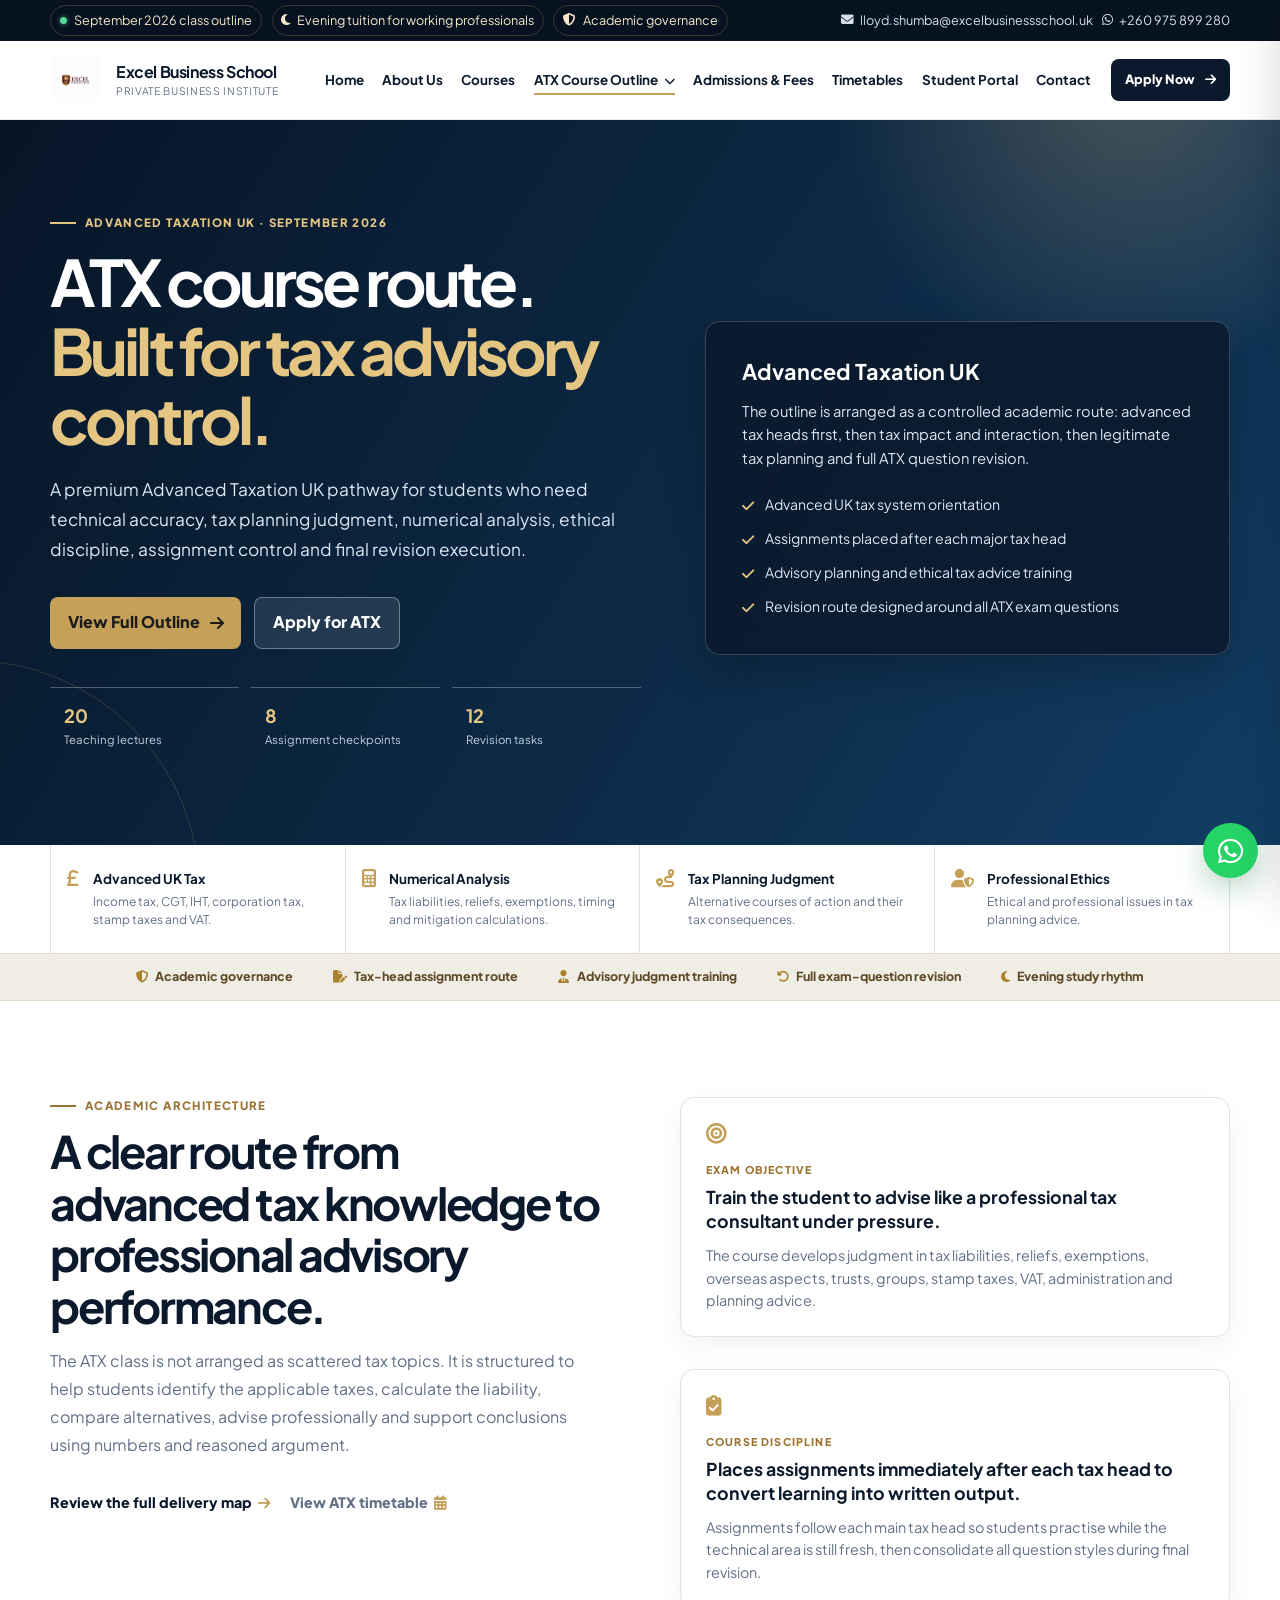
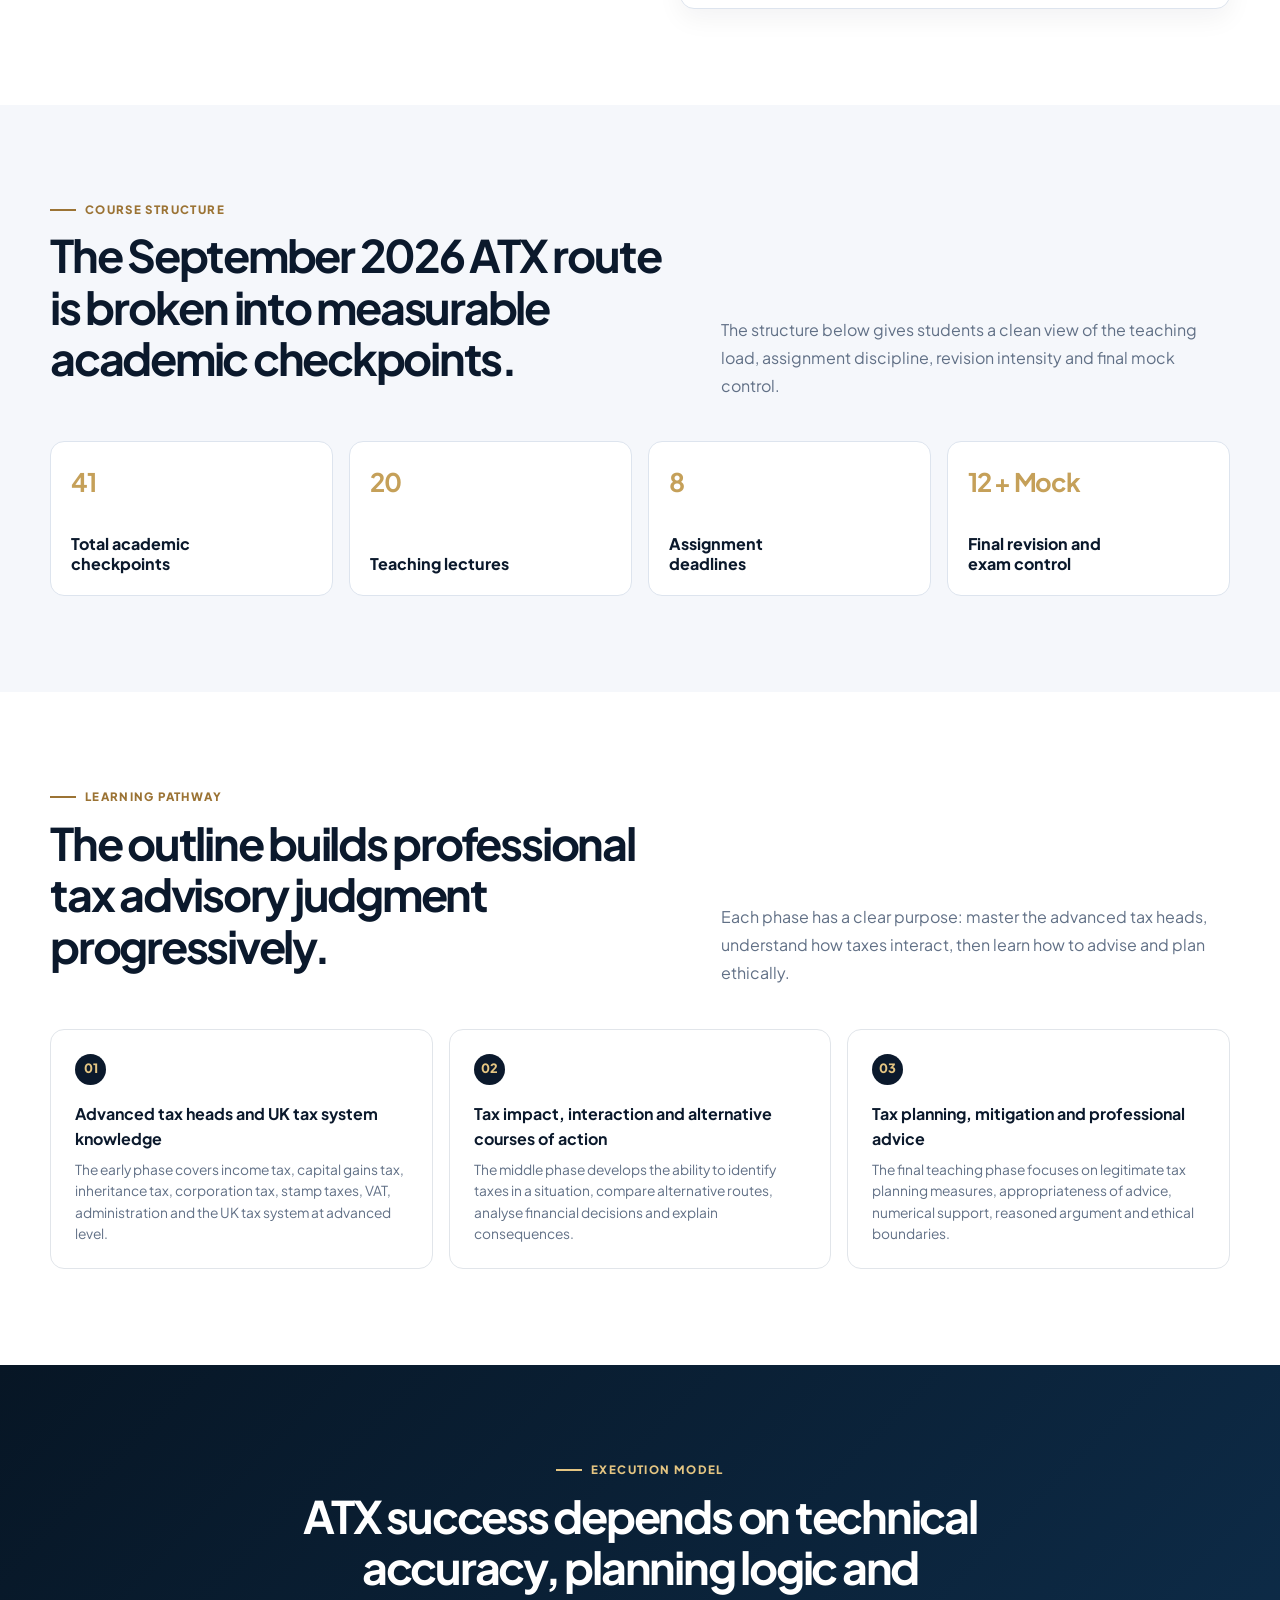
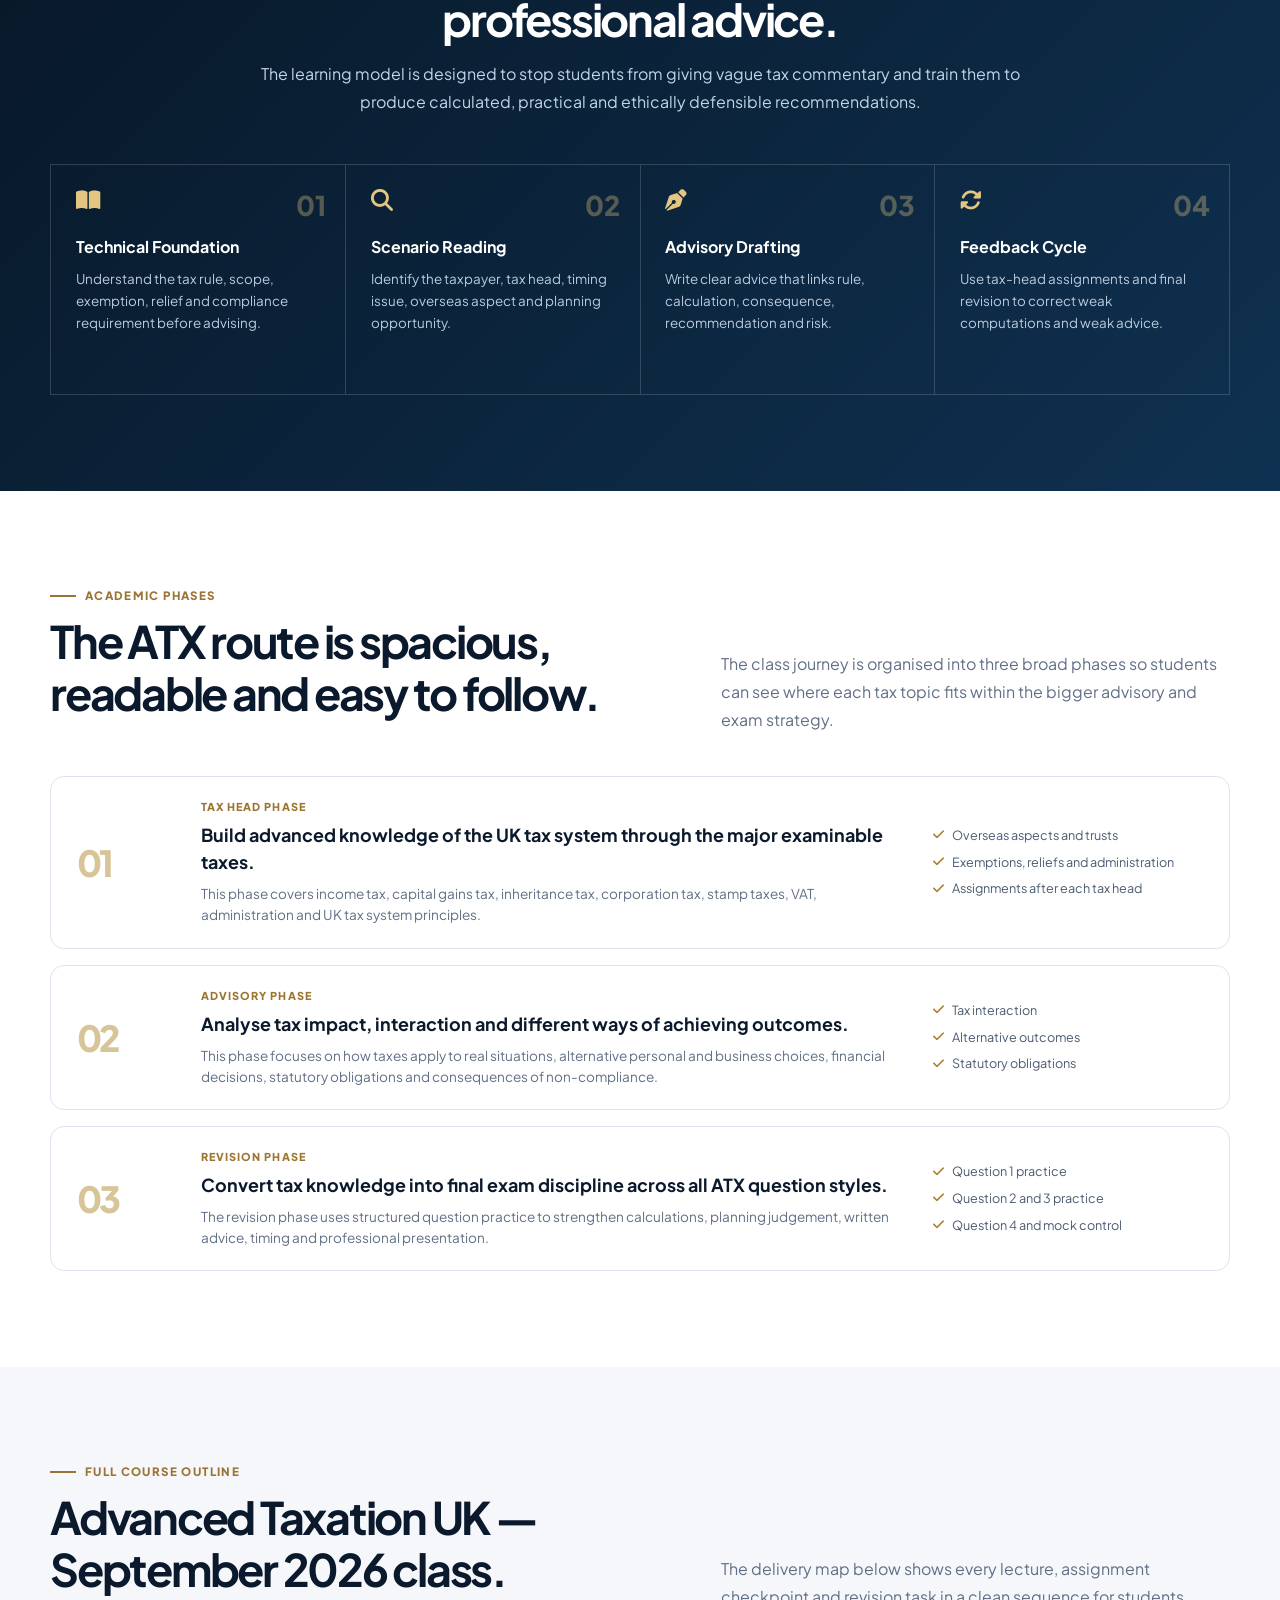
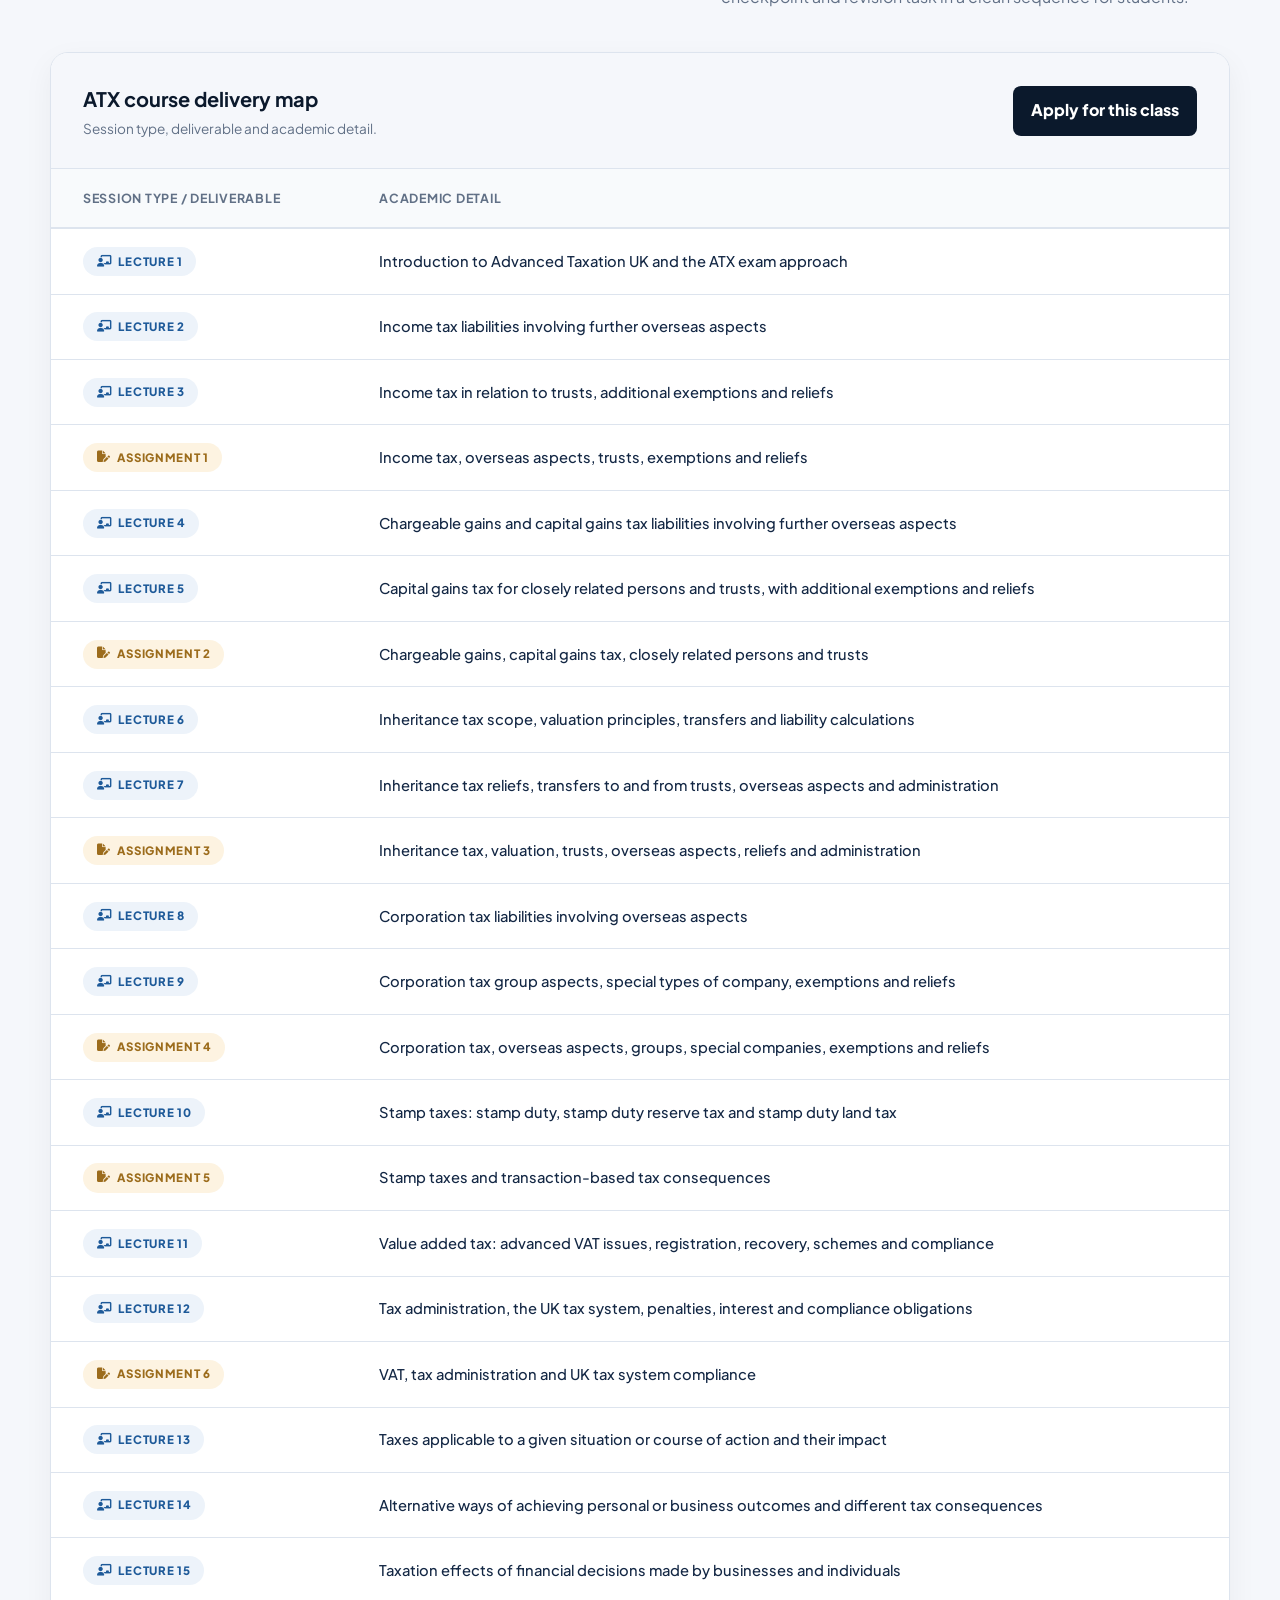
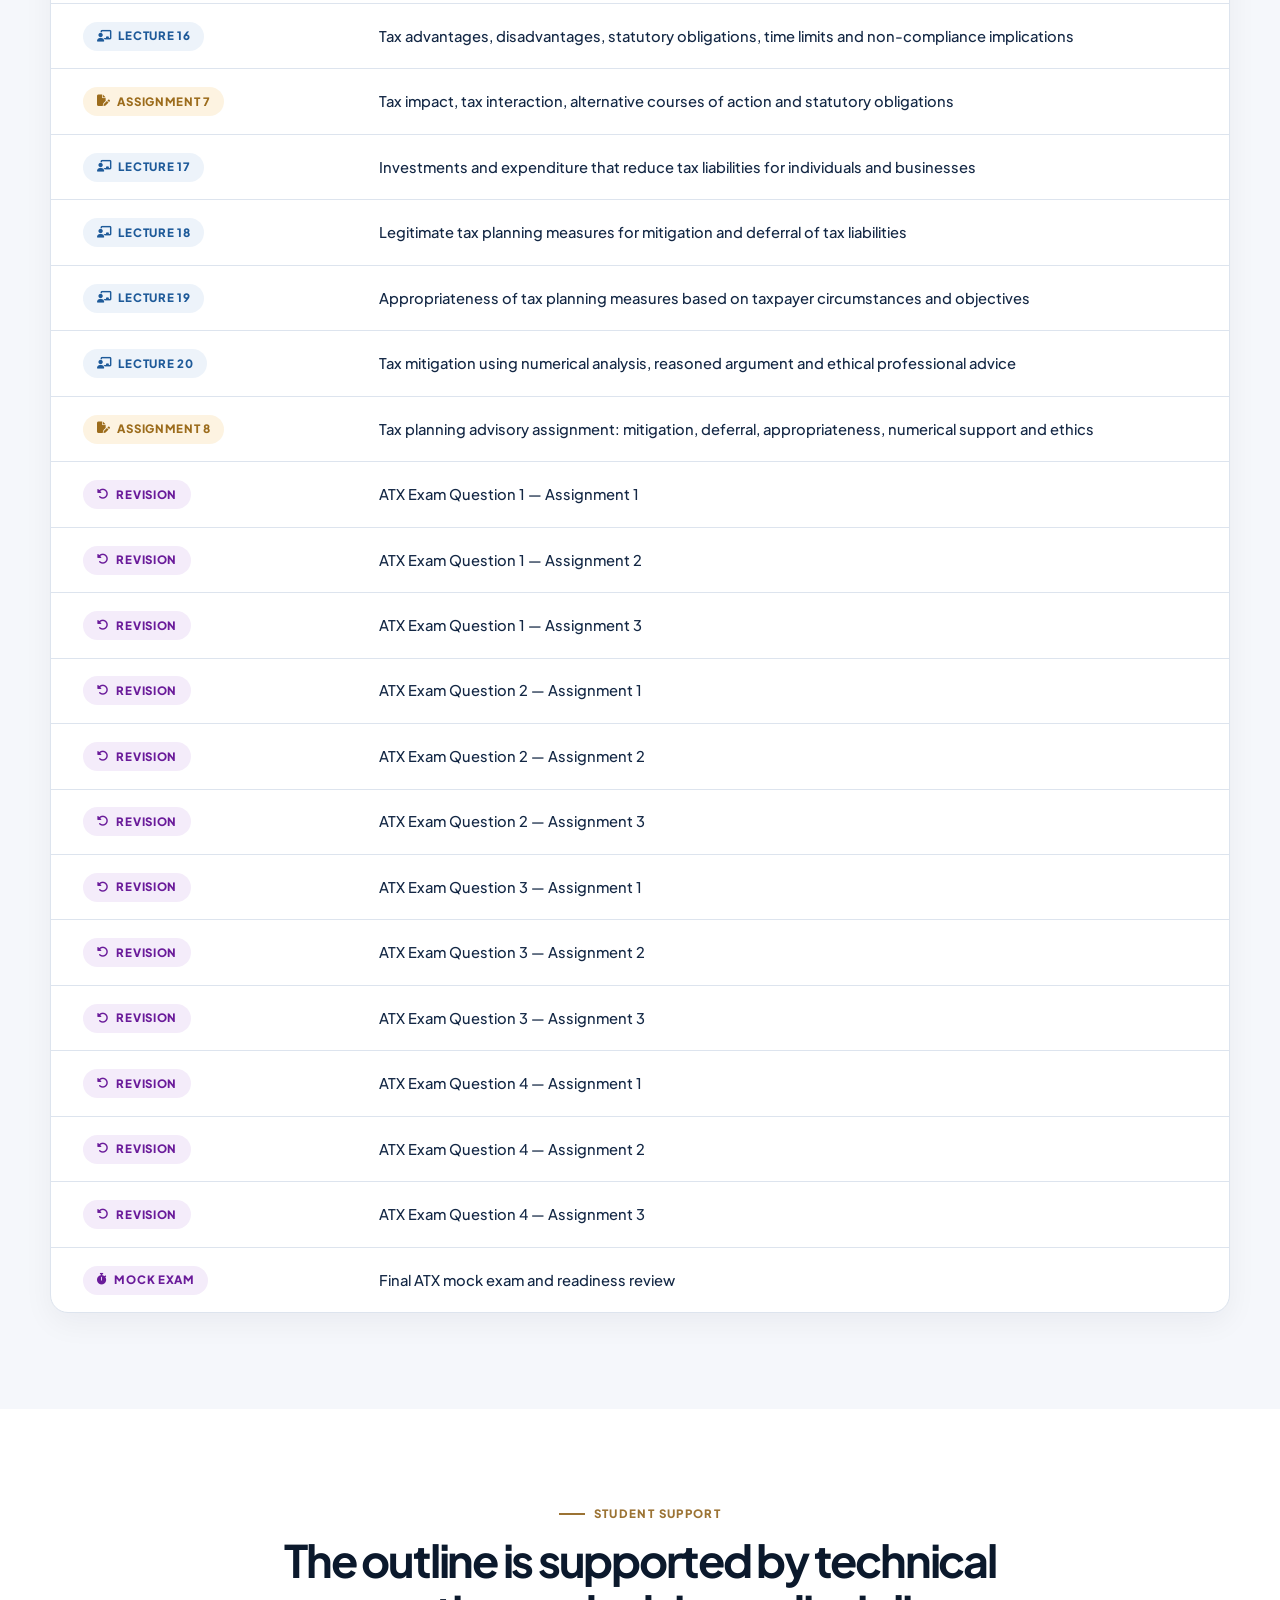
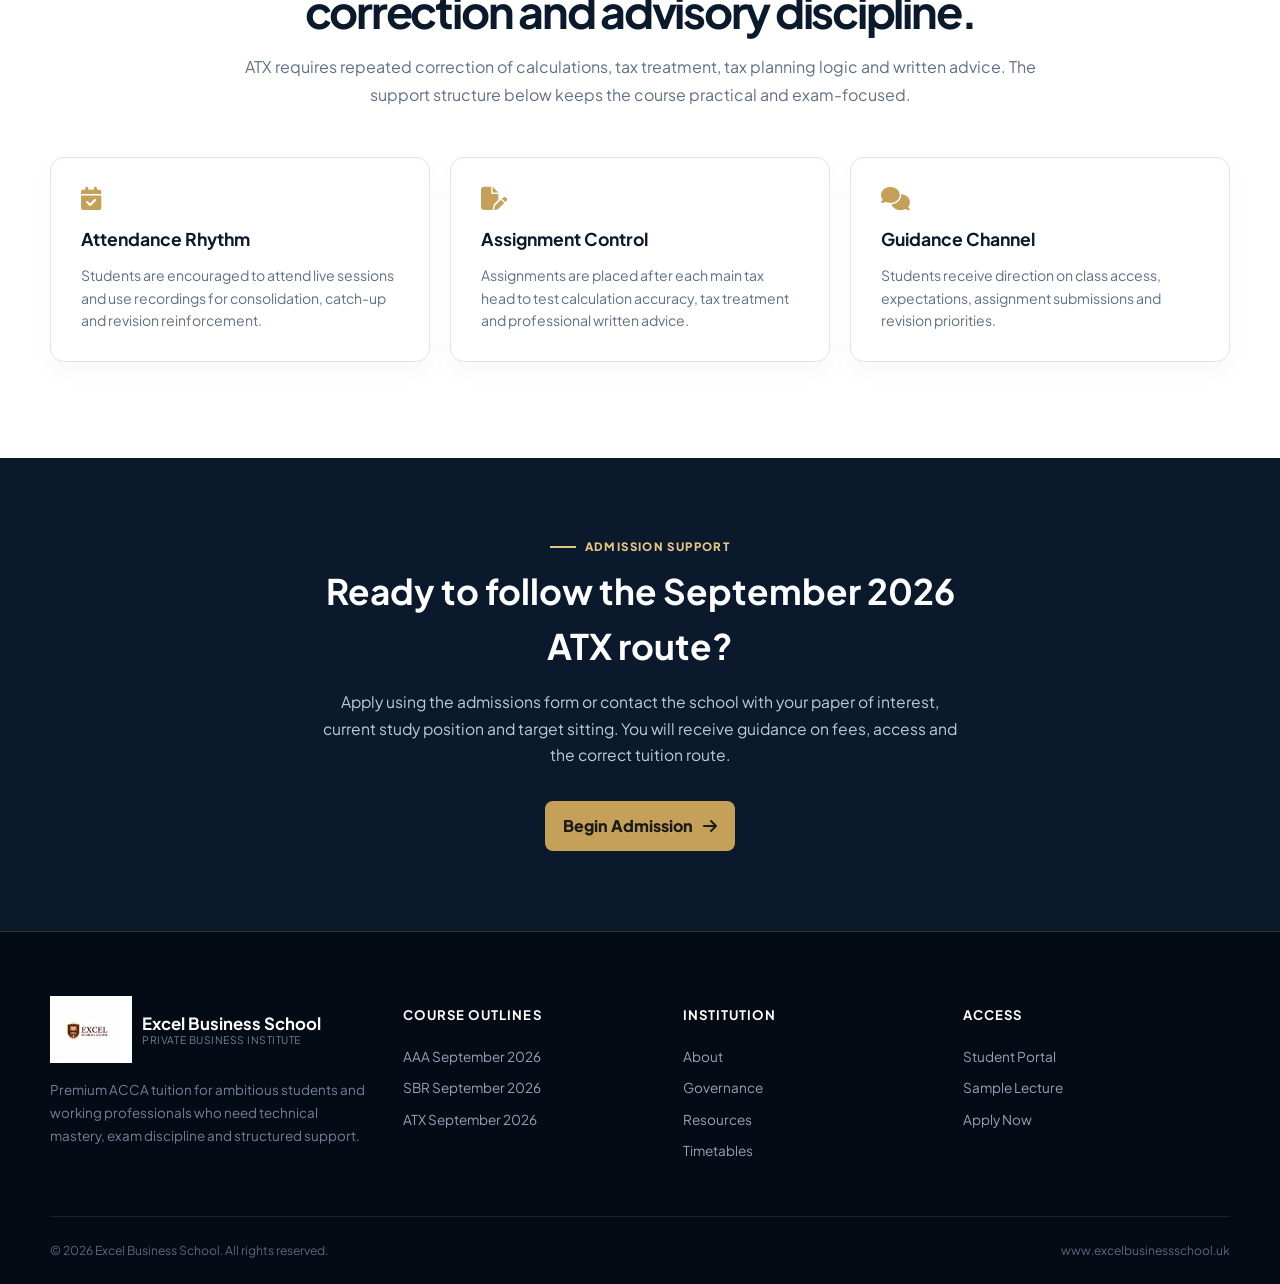
<file: atx-course-outline.html>
<!DOCTYPE html>
<html lang="en">
<head>
  <meta charset="UTF-8" />
  <meta name="viewport" content="width=device-width, initial-scale=1.0" />

  <title>ATX Course Outline | September 2026 Class | Excel Business School</title>
  <meta
    name="description"
    content="Advanced Taxation UK September 2026 class outline for Excel Business School students. View the ATX teaching sequence, tax-head assignments, planning practice, revision route and academic expectations."
  />
  <meta name="theme-color" content="#02050d" />
  <meta name="robots" content="index, follow" />
  <meta name="author" content="Excel Business School" />
  <link rel="canonical" href="https://www.excelbusinessschool.uk/atx-course-outline.html" />

  <meta property="og:type" content="website" />
  <meta property="og:title" content="ATX Course Outline | September 2026 Class | Excel Business School" />
  <meta
    property="og:description"
    content="A premium Advanced Taxation UK course outline showing the September 2026 teaching route, tax-head assignments, planning work and revision structure."
  />
  <meta property="og:url" content="https://www.excelbusinessschool.uk/atx-course-outline.html" />
  <meta property="og:image" content="https://www.excelbusinessschool.uk/excel-logo.png" />
  <meta property="og:site_name" content="Excel Business School" />

  <meta name="twitter:card" content="summary_large_image" />
  <meta name="twitter:title" content="ATX Course Outline | September 2026 Class" />
  <meta
    name="twitter:description"
    content="Advanced Taxation UK September 2026 class outline for Excel Business School students."
  />
  <meta name="twitter:image" content="https://www.excelbusinessschool.uk/excel-logo.png" />

  <link rel="icon" type="image/png" href="excel-logo.png" />
  <link rel="apple-touch-icon" href="excel-logo.png" />

  <link rel="preconnect" href="https://fonts.googleapis.com" />
  <link rel="preconnect" href="https://fonts.gstatic.com" crossorigin />
  <link rel="preconnect" href="https://cdnjs.cloudflare.com" />

  <link
    href="https://fonts.googleapis.com/css2?family=Plus+Jakarta+Sans:wght@400;500;600;700;800;900&display=swap"
    rel="stylesheet"
  />

  <link
    rel="stylesheet"
    href="https://cdnjs.cloudflare.com/ajax/libs/font-awesome/6.5.0/css/all.min.css"
  />

  <style>
    /* ==========================================================================
       Excel Business School - Master Embedded Stylesheet
       ========================================================================== */

    :root {
      --ink: #0b192c;
      --ink-2: #132744;
      --gold: #c5a059;
      --gold-light: #e4c582;
      --paper: #fff;
      --soft: #f5f7fb;
      --muted: #617086;
      --line: #dde4ee;
      --radius: 18px;
      --shadow: 0 20px 50px rgba(11, 25, 44, 0.13);
    }

    * {
      box-sizing: border-box;
    }

    html {
      scroll-behavior: smooth;
      scroll-padding-top: 90px; 
    }

    body {
      margin: 0;
      color: var(--ink);
      background: var(--paper);
      font-family: 'Plus Jakarta Sans', ui-sans-serif, system-ui, -apple-system, sans-serif;
      line-height: 1.55;
      -webkit-font-smoothing: antialiased;
    }

    body.menu-open {
      overflow: hidden;
    }

    img {
      max-width: 100%;
      height: auto;
      display: block;
    }

    h1, h2, h3, p {
      margin-top: 0;
    }

    a {
      color: inherit;
      text-decoration: none;
      transition: color 0.2s ease;
    }

    a:focus-visible, 
    button:focus-visible, 
    input:focus-visible, 
    select:focus-visible {
      outline: 2px solid var(--gold);
      outline-offset: 4px;
      border-radius: 4px;
    }

    button, input, select {
      font: inherit;
    }

    .container {
      width: min(1180px, calc(100% - 3rem));
      margin-inline: auto;
    }

    .split-layout {
      display: grid;
      grid-template-columns: 1fr 1fr;
      gap: 5rem;
      align-items: start;
    }

    .topbar {
      background: #071221;
      color: #d5deed;
      font-size: 0.79rem;
    }

    .topbar-inner {
      min-height: 41px;
      display: flex;
      align-items: center;
      justify-content: space-between;
      gap: 1rem;
    }

    .topbar-left, 
    .topbar-right {
      display: flex;
      align-items: center;
      gap: 0.6rem;
    }

    .topbar-right a {
      display: inline-flex;
      align-items: center;
      gap: 0.35rem;
    }

    .topbar-right a:hover {
      color: var(--gold-light);
    }

    .status-chip {
      display: inline-flex;
      align-items: center;
      gap: 0.42rem;
      padding: 0.3rem 0.55rem;
      border: 1px solid rgba(197, 160, 89, 0.25);
      border-radius: 999px;
      color: #f5e7c8;
      white-space: nowrap;
    }

    .live-dot {
      width: 0.48rem;
      height: 0.48rem;
      border-radius: 100%;
      display: inline-block;
      background: #52d99b;
      box-shadow: 0 0 0 3px rgba(82, 217, 155, 0.13);
      animation: pulse 1.8s infinite;
    }

    .navbar {
      background: rgba(255, 255, 255, 0.96);
      border-bottom: 1px solid rgba(11, 25, 44, 0.09);
      position: sticky;
      top: 0;
      z-index: 100;
      backdrop-filter: blur(14px);
    }

    .nav-inner {
      min-height: 78px;
      display: flex;
      align-items: center;
      gap: 1.25rem;
    }

    .brand {
      display: flex;
      align-items: center;
      gap: 0.62rem;
      flex: 0 0 auto;
    }

    .brand-logo {
      width: 56px;
      height: 48px;
    }

    .brand-text {
      display: grid;
      line-height: 1.1;
    }

    .brand-text strong {
      font-size: 1rem;
      letter-spacing: -0.025em;
    }

    .brand-text span,
    .brand-text small {
      font-size: 0.65rem;
      letter-spacing: 0.065em;
      text-transform: uppercase;
      color: var(--muted);
      margin-top: 0.28rem;
    }

    .nav-links {
      margin-left: auto;
      display: flex;
      align-items: center;
      gap: 1.15rem;
      font-size: 0.84rem;
      font-weight: 700;
    }

    .nav-links > a {
      padding: 0.5rem 0;
      position: relative;
    }

    .nav-links > a::after {
      content: "";
      position: absolute;
      left: 0;
      right: 0;
      bottom: 0.22rem;
      height: 2px;
      background: var(--gold);
      transform: scaleX(0);
      transform-origin: left;
      transition: transform 0.22s ease;
    }

    .nav-links > a:hover::after, 
    .nav-links > a[aria-current=page]::after {
      transform: scaleX(1);
    }

    .nav-dropdown {
      position: relative;
    }

    .nav-dropdown-toggle {
      border: 0;
      background: transparent;
      color: var(--ink);
      font-weight: 700;
      padding: 0.5rem 0;
      cursor: pointer;
    }
    
    .nav-dropdown-toggle.nav-dropdown-current {
      position: relative;
    }
    
    .nav-dropdown-toggle.nav-dropdown-current::after {
      content: "";
      position: absolute;
      left: 0;
      right: 0;
      bottom: 0.22rem;
      height: 2px;
      background: var(--gold);
      transform: scaleX(1);
    }

    .nav-dropdown-toggle i {
      font-size: 0.7rem;
      margin-left: 0.24rem;
      transition: transform 0.2s ease;
    }

    .nav-dropdown-toggle[aria-expanded="true"] i {
      transform: rotate(180deg);
    }

    .nav-dropdown-menu {
      display: grid;
      gap: 0.1rem;
      position: absolute;
      left: 0;
      top: calc(100% + 0.8rem);
      width: 300px;
      padding: 0.55rem;
      background: #fff;
      border: 1px solid var(--line);
      border-radius: 12px;
      box-shadow: 0 18px 45px rgba(11, 25, 44, 0.17);
      opacity: 0;
      visibility: hidden;
      transform: translateY(-0.35rem);
      transition: opacity 0.18s ease, transform 0.18s ease, visibility 0.18s ease;
    }

    .nav-dropdown-toggle[aria-expanded="true"] + .nav-dropdown-menu {
      opacity: 1;
      visibility: visible;
      transform: translateY(0);
    }

    .nav-dropdown-menu a {
      padding: 0.7rem 0.75rem;
      border-radius: 8px;
    }

    .nav-dropdown-menu a:hover, 
    .nav-dropdown-menu a:focus {
      background: #f7f4ed;
    }

    .nav-dropdown-menu strong, 
    .nav-dropdown-menu span {
      display: block;
    }

    .nav-dropdown-menu strong {
      font-size: 0.82rem;
    }

    .nav-dropdown-menu span {
      font-size: 0.72rem;
      color: var(--muted);
      margin-top: 0.1rem;
    }

    .nav-cta, .btn {
      display: inline-flex;
      align-items: center;
      justify-content: center;
      gap: 0.6rem;
      border: 0;
      cursor: pointer;
      font-weight: 800;
      transition: transform 0.2s ease, box-shadow 0.2s ease, background 0.2s ease;
    }

    .nav-cta {
      padding: 0.67rem 0.88rem;
      border-radius: 8px;
      color: #fff;
      background: var(--ink);
      font-size: 0.8rem;
      white-space: nowrap;
    }

    .btn {
      min-height: 48px;
      padding: 0.8rem 1.12rem;
      border-radius: 8px;
    }

    .btn-primary {
      background: var(--gold);
      color: #1b1b19;
    }

    .btn-primary:hover {
      background: #dab66e;
      box-shadow: 0 8px 22px rgba(197, 160, 89, 0.2);
    }

    .btn-secondary {
      background: rgba(255, 255, 255, 0.1);
      color: #fff;
      border: 1px solid rgba(255, 255, 255, 0.35);
    }

    .btn-secondary:hover {
      background: rgba(255, 255, 255, 0.2);
    }
    
    .outline-toolbar .btn-secondary {
      background: var(--ink);
      color: #fff;
      border: none;
    }
    
    .outline-toolbar .btn-secondary:hover {
      background: var(--ink-2);
      transform: translateY(-2px);
    }

    .nav-cta:hover, .btn:hover {
      transform: translateY(-2px);
    }

    .menu-btn {
      display: none;
      margin-left: auto;
      width: 43px;
      height: 40px;
      border: 1px solid var(--line);
      border-radius: 8px;
      background: #fff;
      color: var(--ink);
      cursor: pointer;
    }

    .mobile-backdrop {
      position: fixed;
      z-index: 198;
      inset: 0;
      background: rgba(2, 9, 20, 0.58);
      opacity: 0;
      visibility: hidden;
      transition: opacity 0.25s ease, visibility 0.25s ease;
    }

    .mobile-backdrop.open {
      opacity: 1;
      visibility: visible;
    }

    .mobile-menu {
      position: fixed;
      z-index: 199;
      right: 0;
      top: 0;
      width: min(370px, 90vw);
      height: 100dvh;
      padding: 1.3rem;
      background: #fff;
      box-shadow: -12px 0 40px rgba(0, 0, 0, 0.16);
      transform: translateX(103%);
      transition: transform 0.3s ease;
      overflow: auto;
    }

    .mobile-menu.open {
      transform: translateX(0);
    }

    .mobile-head {
      display: flex;
      align-items: center;
      justify-content: space-between;
      padding-bottom: 1.2rem;
      border-bottom: 1px solid var(--line);
    }

    .mobile-head span, 
    .mobile-course-block > span {
      display: block;
      font-size: 0.68rem;
      letter-spacing: 0.12em;
      text-transform: uppercase;
      color: var(--gold);
      font-weight: 800;
    }

    .mobile-head strong {
      display: block;
      margin-top: 0.2rem;
    }

    .close-btn {
      border: 0;
      background: #f0f3f8;
      width: 38px;
      height: 38px;
      border-radius: 50%;
      cursor: pointer;
      transition: background 0.2s ease;
    }

    .close-btn:hover {
      background: #e2e8f0;
    }

    .mobile-links {
      display: grid;
      margin-top: 1rem;
    }

    .mobile-links > a, 
    .mobile-course-block a {
      display: flex;
      justify-content: space-between;
      align-items: center;
      padding: 1rem 0.1rem;
      border-bottom: 1px solid var(--line);
      font-weight: 700;
    }

    .mobile-links i {
      font-size: 0.75rem;
      color: var(--gold);
    }

    .mobile-course-block {
      padding: 1rem 0 0.3rem;
      border-bottom: 1px solid var(--line);
    }

    .mobile-course-block a {
      font-size: 0.86rem;
      padding: 0.7rem 0.1rem;
      border: 0;
    }

    .mobile-cta {
      padding: 0.9rem !important;
      margin-top: 1rem;
      border: 0 !important;
      border-radius: 8px;
      background: var(--ink);
      color: #fff !important;
      text-align: center;
      justify-content: center;
    }

    .hero {
      position: relative;
      overflow: hidden;
      isolation: isolate;
      background: linear-gradient(122deg, #071526 0%, #0d2c4a 62%, #123d65 100%);
      color: #fff;
      padding: 5.9rem 0 5.2rem;
    }

    .hero-shape {
      position: absolute;
      border-radius: 999px;
      z-index: -1;
      filter: blur(0.3px);
    }

    .hero-shape-one {
      width: 640px;
      height: 640px;
      right: -170px;
      top: -360px;
      background: radial-gradient(circle, rgba(230, 195, 126, 0.26), transparent 67%);
    }

    .hero-shape-two {
      width: 460px;
      height: 460px;
      left: -260px;
      bottom: -275px;
      border: 1px solid rgba(197, 160, 89, 0.22);
    }

    .hero-inner {
      display: grid;
      grid-template-columns: 1.06fr 0.94fr;
      align-items: center;
      gap: 4rem;
    }

    .eyebrow {
      display: flex;
      align-items: center;
      gap: 0.55rem;
      color: #9b7334;
      font-size: 0.72rem;
      font-weight: 850;
      letter-spacing: 0.12em;
      text-transform: uppercase;
    }

    .eyebrow > span {
      display: inline-block;
      width: 26px;
      height: 2px;
      background: currentColor;
    }

    .eyebrow.light {
      color: var(--gold-light);
    }

    .hero h1 {
      max-width: 700px;
      margin: 0.9rem 0 1.25rem;
      font-size: clamp(2.4rem, 5vw, 4.55rem);
      line-height: 1.08;
      letter-spacing: -0.06em;
    }
    
    .hero h1 span {
      display: block;
      color: var(--gold-light);
    }

    .hero-copy > p {
      max-width: 655px;
      margin-bottom: 2rem;
      color: #dce7f4;
      font-size: 1.08rem;
      line-height: 1.75;
    }

    .hero-actions {
      display: flex;
      flex-wrap: wrap;
      gap: 0.8rem;
    }

    .hero-metrics {
      display: grid;
      grid-template-columns: repeat(3, 1fr);
      gap: 0.75rem;
      margin-top: 2.4rem;
      max-width: 640px;
    }

    .hero-metrics div {
      padding: 0.85rem;
      border-top: 1px solid rgba(255, 255, 255, 0.28);
    }

    .hero-metrics strong, 
    .hero-metrics span {
      display: block;
    }

    .hero-metrics strong {
      font-size: 1.15rem;
      color: var(--gold-light);
    }

    .hero-metrics span {
      margin-top: 0.12rem;
      color: #c2d2e4;
      font-size: 0.71rem;
      line-height: 1.35;
    }

    .hero-panel {
      position: relative;
    }

    .panel-card {
      background: rgba(11, 25, 44, 0.84);
      box-shadow: 0 18px 45px rgba(0, 0, 0, 0.23);
      backdrop-filter: blur(16px);
      border: 1px solid rgba(255, 255, 255, 0.19);
      border-radius: 15px;
      padding: 2.25rem;
    }

    .panel-card h3 {
      font-size: 1.35rem;
      line-height: 1.3;
      margin: 0 0 0.85rem;
      color: #fff;
    }
    
    .panel-card p {
      color: #dce7f4;
      font-size: 0.92rem;
      line-height: 1.6;
      margin-bottom: 1.5rem;
    }
    
    .panel-list {
      list-style: none;
      padding: 0;
      margin: 0;
      display: grid;
      gap: 0.75rem;
      color: #dce7f4;
      font-size: 0.88rem;
    }
    
    .panel-list li {
      display: flex;
      gap: 0.65rem;
      align-items: flex-start;
    }
    
    .panel-list i {
      color: var(--gold-light);
      margin-top: 0.3rem;
    }

    .section {
      padding: 6rem 0;
    }

    .section-soft {
      background: var(--soft);
    }

    .section-title {
      margin: 0.65rem 0 1rem;
      font-size: clamp(1.95rem, 3.5vw, 3.1rem);
      line-height: 1.15;
      letter-spacing: -0.05em;
    }

    .section-lead {
      color: var(--muted);
      font-size: 1rem;
      line-height: 1.75;
    }

    .split-layout > .reveal > .section-lead {
      max-width: 620px;
    }

    .center-head {
      max-width: 800px;
      margin: 0 auto 3rem;
      text-align: center;
    }

    .center-head .eyebrow {
      justify-content: center;
    }

    .center-head .section-lead {
      margin: 0 auto;
    }

    .section-head {
      display: grid;
      grid-template-columns: 1.1fr 0.9fr;
      align-items: end;
      gap: 3rem;
      margin-bottom: 2.6rem;
    }

    .section-head .section-lead {
      margin: 0;
    }

    .signal-strip {
      background: #fff;
      position: relative;
      z-index: 2;
    }

    .signal-grid {
      display: grid;
      grid-template-columns: repeat(4, 1fr);
      border-inline: 1px solid var(--line);
    }

    .signal-card {
      display: flex;
      gap: 0.85rem;
      padding: 1.5rem 1rem;
      border-right: 1px solid var(--line);
    }

    .signal-card:last-child {
      border-right: 0;
    }

    .signal-card > i {
      font-size: 1.15rem;
      color: var(--gold);
      margin-top: 0.12rem;
    }

    .signal-card strong {
      display: block;
      font-size: 0.84rem;
      margin: 0 0 0.2rem;
    }

    .signal-card span {
      display: block;
      font-size: 0.75rem;
      line-height: 1.5;
      color: var(--muted);
      margin: 0;
    }

    .prestige-band {
      overflow: hidden;
      background: #f0ede5;
      border-block: 1px solid #e2d9c8;
    }

    .prestige-track {
      display: flex;
      justify-content: center;
      gap: 2.5rem;
      width: max-content;
      min-width: 100%;
      padding: 0.85rem 1.5rem;
      color: #5e4a27;
      font-size: 0.78rem;
      font-weight: 750;
      white-space: nowrap;
    }

    .prestige-track span {
      display: inline-flex;
      gap: 0.45rem;
      align-items: center;
    }

    .prestige-track i {
      color: #aa812f;
    }

    .intro-actions {
      display: flex;
      gap: 1.25rem;
      margin-top: 2rem;
    }

    .text-link {
      color: var(--ink);
      font-size: 0.89rem;
      font-weight: 800;
    }

    .text-link i {
      color: var(--gold);
      margin-left: 0.2rem;
    }

    .text-link.muted {
      color: var(--muted);
    }

    .mission-grid {
      display: grid;
      gap: 1rem;
    }

    .mission-card {
      background: #fff;
      border: 1px solid var(--line);
      border-radius: 14px;
      padding: 1.55rem;
      box-shadow: 0 10px 26px rgba(11, 25, 44, 0.05);
    }

    .mission-card + .mission-card {
      margin-top: 1rem;
    }

    .mission-card > i {
      color: var(--gold);
      font-size: 1.3rem;
    }

    .mission-card small {
      display: block;
      margin-top: 0.9rem;
      color: #9c742f;
      text-transform: uppercase;
      letter-spacing: 0.11em;
      font-size: 0.67rem;
      font-weight: 850;
    }

    .mission-card h3 {
      margin: 0.45rem 0 0.65rem;
      line-height: 1.35;
      font-size: 1.11rem;
    }

    .mission-card p {
      color: var(--muted);
      font-size: 0.9rem;
      margin: 0;
    }
    
    .governance-grid {
      display: grid;
      grid-template-columns: repeat(3, 1fr);
      gap: 1.25rem;
    }
    
    .governance-card {
      background: #fff;
      border: 1px solid var(--line);
      border-radius: 14px;
      padding: 1.85rem;
      box-shadow: 0 10px 26px rgba(11, 25, 44, 0.03);
    }
    
    .governance-card i {
      color: var(--gold);
      font-size: 1.45rem;
      margin-bottom: 1rem;
    }
    
    .governance-card h3 {
      font-size: 1.1rem;
      margin: 0 0 0.65rem;
    }
    
    .governance-card p {
      font-size: 0.88rem;
      color: var(--muted);
      margin: 0;
      line-height: 1.6;
    }

    .metrics-grid {
      display: grid;
      grid-template-columns: repeat(4, 1fr);
      gap: 1rem;
    }

    .metric-card {
      min-height: 155px;
      background: #fff;
      border: 1px solid var(--line);
      border-radius: 14px;
      padding: 1.25rem;
      display: flex;
      flex-direction: column;
      justify-content: space-between;
    }

    .metric-card strong {
      color: var(--gold);
      font-size: 1.6rem;
      letter-spacing: -0.05em;
    }

    .metric-card span {
      max-width: 150px;
      font-weight: 750;
      line-height: 1.3;
    }

    .methodology-section {
      background: linear-gradient(135deg, #071625, #0f3151);
      color: #fff;
    }

    .methodology-section .section-lead {
      color: #c2d5e8;
    }

    .method-grid {
      display: grid;
      grid-template-columns: repeat(4, 1fr);
      border-top: 1px solid rgba(255, 255, 255, 0.16);
      border-left: 1px solid rgba(255, 255, 255, 0.16);
    }

    .method-card {
      position: relative;
      min-height: 230px;
      padding: 1.55rem;
      border-right: 1px solid rgba(255, 255, 255, 0.16);
      border-bottom: 1px solid rgba(255, 255, 255, 0.16);
    }

    .method-card > span {
      position: absolute;
      right: 1.2rem;
      top: 1.15rem;
      color: rgba(228, 197, 130, 0.35);
      font-size: 1.7rem;
      font-weight: 800;
    }

    .method-card > i {
      font-size: 1.35rem;
      color: var(--gold-light);
    }

    .method-card h3 {
      margin: 1.25rem 0 0.5rem;
      font-size: 1rem;
    }

    .method-card p {
      color: #bacbdd;
      font-size: 0.84rem;
      line-height: 1.65;
      margin: 0;
    }

    .phase-stack {
      display: grid;
      gap: 1rem;
    }

    .phase-card {
      display: grid;
      grid-template-columns: 100px 1fr 270px;
      align-items: center;
      gap: 1.5rem;
      padding: 1.4rem 1.6rem;
      border: 1px solid var(--line);
      border-radius: 14px;
      background: #fff;
      transition: box-shadow 0.2s ease;
    }

    .phase-card:hover {
      box-shadow: var(--shadow);
    }

    .phase-number {
      font-size: 2.25rem;
      color: #d7c497;
      font-weight: 850;
      letter-spacing: -0.08em;
    }

    .phase-label {
      color: #9c742f;
      font-size: 0.68rem;
      font-weight: 850;
      letter-spacing: 0.1em;
      text-transform: uppercase;
    }

    .phase-content h3 {
      margin: 0.28rem 0 0.45rem;
      font-size: 1.12rem;
    }

    .phase-content p {
      margin: 0;
      color: var(--muted);
      font-size: 0.85rem;
    }

    .phase-list {
      display: grid;
      gap: 0.45rem;
      padding: 0;
      margin: 0;
      list-style: none;
      color: #4b5b71;
      font-size: 0.79rem;
    }

    .phase-list li {
      display: flex;
      align-items: center;
      gap: 0.5rem;
    }

    .phase-list i {
      color: #aa812f;
    }

    .pathway-grid {
      display: grid;
      grid-template-columns: repeat(3, 1fr);
      gap: 1rem;
      counter-reset: path;
    }

    .path-card {
      padding: 1.5rem;
      border-radius: 14px;
      border: 1px solid #e1e5ea;
      background: #fff;
    }

    .path-card > span {
      display: inline-flex;
      align-items: center;
      justify-content: center;
      width: 31px;
      height: 31px;
      border-radius: 50%;
      background: var(--ink);
      color: var(--gold-light);
      font-size: 0.8rem;
      font-weight: 850;
    }

    .path-card h3 {
      margin: 1.1rem 0 0.45rem;
      font-size: 1rem;
    }

    .path-card p {
      margin: 0;
      color: var(--muted);
      font-size: 0.86rem;
    }

    .outline-shell {
      background: #fff;
      border: 1px solid var(--line);
      border-radius: var(--radius);
      overflow: hidden;
      box-shadow: 0 10px 30px rgba(11, 25, 44, 0.05);
    }

    .outline-toolbar {
      display: flex;
      justify-content: space-between;
      align-items: center;
      padding: 1.85rem 2rem;
      background: var(--soft);
      border-bottom: 1px solid var(--line);
    }
    
    .outline-toolbar h2 {
      margin: 0 0 0.25rem;
      font-size: 1.25rem;
    }
    
    .outline-toolbar p {
      margin: 0;
      font-size: 0.85rem;
      color: var(--muted);
    }

    .outline-table {
      width: 100%;
      border-collapse: collapse;
      text-align: left;
    }
    
    .outline-table th {
      background: #f8fafc;
      padding: 1.2rem 2rem;
      font-size: 0.78rem;
      text-transform: uppercase;
      letter-spacing: 0.06em;
      color: var(--muted);
      border-bottom: 2px solid var(--line);
    }
    
    .outline-table td {
      padding: 1.1rem 2rem;
      border-bottom: 1px solid var(--line);
      vertical-align: middle;
    }
    
    .outline-table tr:last-child td {
      border-bottom: none;
    }
    
    .outline-table tr:hover td {
      background: #fcfdfe;
    }

    .type-pill {
      display: inline-flex;
      align-items: center;
      gap: 0.45rem;
      padding: 0.35rem 0.85rem;
      border-radius: 999px;
      font-size: 0.72rem;
      font-weight: 800;
      text-transform: uppercase;
      letter-spacing: 0.06em;
      white-space: nowrap;
    }
    
    .type-pill.lecture {
      background: #edf3fa;
      color: #1e5a99;
    }
    
    .type-pill.assignment {
      background: #fdf3e1;
      color: #9c6c1c;
    }
    
    .type-pill.revision,
    .type-pill.mock {
      background: #f4ecfa;
      color: #6a1b9a;
    }

    .detail-cell {
      font-size: 0.92rem;
      font-weight: 500;
      color: var(--ink-2);
    }

    .cta-band {
      background: var(--ink);
      color: #fff;
      padding: 5rem 0;
      text-align: center;
    }
    
    .cta-layout {
      display: flex;
      flex-direction: column;
      align-items: center;
      gap: 2rem;
      max-width: 650px;
      margin: 0 auto;
    }
    
    .cta-layout .eyebrow {
      justify-content: center;
    }
    
    .cta-layout h2 {
      color: #fff;
      font-size: clamp(1.8rem, 3vw, 2.2rem);
      margin: 0.5rem 0 1rem;
    }
    
    .cta-layout p {
      color: #bacbdd;
      font-size: 0.98rem;
      line-height: 1.7;
      margin: 0;
    }

    .footer {
      background: #050b14;
      color: #94a3b8;
      padding: 4rem 0 1.5rem;
      border-top: 1px solid rgba(197, 160, 89, 0.25);
    }

    .footer-grid {
      display: grid;
      grid-template-columns: 1.3fr 1fr 1fr 1.1fr;
      gap: 2.3rem;
      padding-bottom: 2.8rem;
    }

    .footer-brand {
      display: flex;
      align-items: center;
      gap: 0.65rem;
      margin-bottom: 1rem;
      color: #fff;
    }
    
    .footer-brand span {
      display: grid;
      line-height: 1.2;
    }

    .footer-brand strong {
      font-size: 1.05rem;
    }
    
    .footer-brand em {
      font-size: 0.65rem;
      letter-spacing: 0.05em;
      text-transform: uppercase;
      font-style: normal;
      color: #718197;
    }

    .footer-grid > div > p {
      max-width: 370px;
      margin: 0;
      color: #718197;
      font-size: 0.84rem;
      line-height: 1.7;
    }

    .footer-grid h3 {
      color: #fff;
      font-size: 0.82rem;
      text-transform: uppercase;
      letter-spacing: 0.08em;
      margin: 0.55rem 0 1.25rem;
    }

    .footer-grid a:not(.footer-brand) {
      display: block;
      margin-bottom: 0.65rem;
      font-size: 0.85rem;
      transition: color 0.2s ease;
    }

    .footer-grid a:not(.footer-brand):hover {
      color: var(--gold-light);
    }

    .footer-bottom {
      display: flex;
      justify-content: space-between;
      gap: 1rem;
      padding-top: 1.5rem;
      border-top: 1px solid rgba(255, 255, 255, 0.09);
      color: #59687b;
      font-size: 0.76rem;
    }

    .whatsapp-float {
      position: fixed;
      z-index: 90;
      right: 1.35rem;
      bottom: 1.35rem;
      display: inline-flex;
      align-items: center;
      justify-content: center;
      width: 55px;
      height: 55px;
      border-radius: 999px;
      background: #25d366;
      color: #fff;
      font-size: 1.8rem;
      box-shadow: 0 10px 30px rgba(16, 112, 58, 0.3);
      transition: transform 0.2s ease;
    }

    .whatsapp-float:hover {
      transform: translateY(-3px);
    }

    .reveal {
      opacity: 0;
      transform: translateY(16px);
      transition: opacity 0.65s ease, transform 0.65s ease;
    }

    .reveal.in-view {
      opacity: 1;
      transform: none;
    }

    @keyframes pulse {
      50% { box-shadow: 0 0 0 6px rgba(82, 217, 155, 0); }
    }

    @media (prefers-reduced-motion: reduce) {
      html { scroll-behavior: auto; }
      *, *::before, *::after {
        animation-duration: 0.01ms !important;
        animation-iteration-count: 1 !important;
        transition-duration: 0.01ms !important;
      }
      .reveal { opacity: 1; transform: none; }
    }

    @media (max-width: 1120px) {
      .nav-links { gap: 0.75rem; font-size: 0.77rem; }
      .nav-cta { font-size: 0.75rem; }
      .hero-inner { gap: 2.5rem; }
      .split-layout { gap: 3rem; }
      .footer-grid { grid-template-columns: repeat(2, 1fr); }
    }

    @media (max-width: 930px) {
      .topbar-right span { display: none; }
      .nav-links, .nav-cta { display: none; }
      .menu-btn { display: block; }
      
      .hero { padding-top: 4.5rem; }
      .hero-inner { grid-template-columns: 1fr; }
      .hero-copy { max-width: 720px; }
      
      .signal-grid { grid-template-columns: 1fr 1fr; }
      .signal-card:nth-child(2) { border-right: 0; }
      .signal-card:nth-child(-n+2) { border-bottom: 1px solid var(--line); }
      
      .metrics-grid, 
      .governance-grid { grid-template-columns: 1fr 1fr; }
      
      .method-grid { grid-template-columns: 1fr 1fr; }
      .phase-card { grid-template-columns: 70px 1fr; }
      .phase-list { grid-column: 2; grid-template-columns: repeat(3, 1fr); }
      
      .section-head { grid-template-columns: 1fr; gap: 0.3rem; }
      .section { padding: 4.6rem 0; }
    }

    @media (max-width: 768px) {
      .outline-toolbar {
        flex-direction: column;
        align-items: flex-start;
        gap: 1.25rem;
        padding: 1.5rem;
      }
      
      .outline-table thead {
        display: none;
      }
      
      .outline-table tr {
        display: block;
        padding: 1rem 1.5rem;
        border-bottom: 1px solid var(--line);
      }
      
      .outline-table td {
        display: block;
        padding: 0 0 0.65rem 0;
        border: none;
      }
      
      .outline-table tr:hover td {
        background: transparent;
      }
      
      .outline-table td::before {
        content: attr(data-label);
        display: block;
        font-size: 0.65rem;
        text-transform: uppercase;
        color: var(--muted);
        font-weight: 700;
        margin-bottom: 0.35rem;
      }
    }

    @media (max-width: 620px) {
      .container { width: min(100% - 2rem, 1180px); }
      .topbar-inner { min-height: 36px; }
      .topbar-left .status-chip:nth-child(2), 
      .topbar-left .status-chip:nth-child(3) { display: none; }
      .topbar-right { margin-left: auto; }
      
      .hero { padding: 3.8rem 0 4rem; }
      .hero h1 { font-size: clamp(2.25rem, 11vw, 3.35rem); }
      .hero-copy > p { font-size: 0.98rem; }
      .hero-metrics { gap: 0.35rem; }
      .hero-metrics div { padding: 0.65rem 0.35rem; }
      .hero-metrics strong { font-size: 1rem; }
      .hero-metrics span { font-size: 0.62rem; }
      
      .panel-card { padding: 1.5rem; }
      
      .signal-grid, 
      .metrics-grid,
      .governance-grid, 
      .pathway-grid, 
      .footer-grid { grid-template-columns: 1fr; }
      
      .signal-card, 
      .signal-card:nth-child(2) { border-right: 0; border-bottom: 1px solid var(--line); }
      .signal-card:last-child { border-bottom: 0; }
      
      .split-layout { grid-template-columns: 1fr; gap: 2rem; }
      .section-title { font-size: 2rem; }
      .center-head, .section-head { margin-bottom: 2rem; }
      
      .method-grid { grid-template-columns: 1fr; }
      .method-card { min-height: 0; }
      
      .phase-card { grid-template-columns: 1fr; gap: 0.8rem; padding: 1.35rem; }
      .phase-list { grid-column: auto; grid-template-columns: 1fr; }
      .phase-number { font-size: 1.8rem; }
      
      .footer-bottom { display: grid; gap: 0.35rem; }
      
      .prestige-track { justify-content: flex-start; animation: marquee 26s linear infinite; }
      
      .outline-toolbar { padding: 1.25rem; }
      .outline-table tr { padding: 1rem 1.25rem; }
    }
    
    @keyframes marquee {
      to { transform: translateX(-25%); }
    }
  </style>

  <script type="application/ld+json">
    {
      "@context": "https://schema.org",
      "@type": "Course",
      "name": "Advanced Taxation UK September 2026 Class",
      "description": "A structured ATX course route covering advanced UK tax, income tax, capital gains tax, inheritance tax, corporation tax, stamp taxes, VAT, tax administration, tax impact, interaction of taxes and legitimate tax planning advice.",
      "provider": {
        "@type": "EducationalOrganization",
        "name": "Excel Business School",
        "url": "https://www.excelbusinessschool.uk/",
        "logo": "https://www.excelbusinessschool.uk/excel-logo.png"
      },
      "courseCode": "ATX",
      "educationalCredentialAwarded": "ACCA professional exam preparation",
      "url": "https://www.excelbusinessschool.uk/atx-course-outline.html"
    }
  </script>
</head>

<body>
  <a
    href="https://wa.me/260975899280"
    target="_blank"
    rel="noopener"
    aria-label="Contact Excel Business School on WhatsApp"
    class="whatsapp-float"
  >
    <i class="fab fa-whatsapp" aria-hidden="true"></i>
  </a>

  <header class="topbar" aria-label="Institutional contact bar">
    <div class="container topbar-inner">
      <div class="topbar-left">
        <span class="status-chip"><span class="live-dot" aria-hidden="true"></span> September 2026 class outline</span>
        <span class="status-chip"><i class="fas fa-moon" aria-hidden="true"></i> Evening tuition for working professionals</span>
        <span class="status-chip"><i class="fas fa-shield-halved" aria-hidden="true"></i> Academic governance</span>
      </div>

      <div class="topbar-right">
        <a href="mailto:lloyd.shumba@excelbusinessschool.uk">
          <i class="fa-solid fa-envelope" aria-hidden="true"></i> lloyd.shumba@excelbusinessschool.uk
        </a>
        <a href="https://wa.me/260975899280" target="_blank" rel="noopener">
          <i class="fab fa-whatsapp" aria-hidden="true"></i> +260 975 899 280
        </a>
      </div>
    </div>
  </header>

  <nav class="navbar" aria-label="Primary navigation">
    <div class="container nav-inner">
      <a href="index.html" class="brand" aria-label="Excel Business School Home">
        <span class="brand-logo">
          <img src="excel-logo.png" width="82" height="58" alt="Excel Business School" />
        </span>
        <span class="brand-text">
          <strong>Excel Business School</strong>
          <span>Private Business Institute</span>
        </span>
      </a>

      <div class="nav-links" aria-label="Main navigation">
        <a href="index.html#home">Home</a>
        <a href="index.html#about">About Us</a>
        <a href="index.html#courses">Courses</a>

        <div class="nav-dropdown">
          <button
            class="nav-dropdown-toggle nav-dropdown-current"
            type="button"
            aria-haspopup="true"
            aria-expanded="false"
            aria-label="Open course outline menu"
          >
            ATX Course Outline <i class="fas fa-chevron-down" aria-hidden="true"></i>
          </button>

          <div class="nav-dropdown-menu" role="menu" aria-label="September 2026 course outlines">
            <a href="aaa-course-outline.html" role="menuitem">
              <strong>AAA Course Outline</strong>
              <span>Advanced Audit and Assurance · September 2026</span>
            </a>
            <a href="sbr-course-outline.html" role="menuitem">
              <strong>SBR Course Outline</strong>
              <span>Strategic Business Reporting · September 2026</span>
            </a>
            <a href="atx-course-outline.html" role="menuitem" aria-current="page">
              <strong>ATX Course Outline</strong>
              <span>Advanced Taxation UK · September 2026</span>
            </a>
          </div>
        </div>

        <a href="index.html#admissions">Admissions &amp; Fees</a>
        <a href="timetables.html">Timetables</a>
        <a href="portal.html">Student Portal</a>
        <a href="index.html#contact">Contact</a>
      </div>

      <a
        href="https://forms.cloud.microsoft/r/p2SFWwXme2"
        target="_blank"
        rel="noopener"
        class="nav-cta"
      >
        Apply Now <i class="fas fa-arrow-right" aria-hidden="true"></i>
      </a>

      <button
        class="menu-btn"
        id="menuBtn"
        type="button"
        aria-label="Open menu"
        aria-controls="mobileMenu"
        aria-expanded="false"
      >
        <i class="fas fa-bars" aria-hidden="true"></i>
      </button>
    </div>
  </nav>

  <div class="mobile-backdrop" id="mobileBackdrop" aria-hidden="true"></div>

  <aside class="mobile-menu" id="mobileMenu" aria-hidden="true" aria-label="Mobile navigation">
    <div class="mobile-head">
      <div>
        <span>Navigation</span>
        <strong>Excel Business School</strong>
      </div>
      <button class="close-btn" id="closeBtn" type="button" aria-label="Close menu">
        <i class="fas fa-times" aria-hidden="true"></i>
      </button>
    </div>

    <div class="mobile-links">
      <a href="index.html#home">Home <i class="fas fa-arrow-right" aria-hidden="true"></i></a>
      <a href="index.html#about">About Us <i class="fas fa-arrow-right" aria-hidden="true"></i></a>
      <a href="index.html#courses">Courses <i class="fas fa-arrow-right" aria-hidden="true"></i></a>

      <div class="mobile-course-block">
        <span>Course Outlines</span>
        <a href="aaa-course-outline.html">
          AAA Course Outline <i class="fas fa-arrow-right" aria-hidden="true"></i>
        </a>
        <a href="sbr-course-outline.html">
          SBR Course Outline <i class="fas fa-arrow-right" aria-hidden="true"></i>
        </a>
        <a href="atx-course-outline.html" aria-current="page">
          ATX Course Outline <i class="fas fa-arrow-right" aria-hidden="true"></i>
        </a>
      </div>

      <a href="index.html#admissions">Admissions &amp; Fees <i class="fas fa-arrow-right" aria-hidden="true"></i></a>
      <a href="timetables.html">Timetables <i class="fas fa-calendar-alt" aria-hidden="true"></i></a>
      <a href="portal.html">Student Portal <i class="fas fa-user-graduate" aria-hidden="true"></i></a>
      <a href="index.html#contact">Contact <i class="fas fa-arrow-right" aria-hidden="true"></i></a>
      <a
        href="https://forms.cloud.microsoft/r/p2SFWwXme2"
        target="_blank"
        rel="noopener"
        class="mobile-cta"
      >
        Apply Now
      </a>
    </div>
  </aside>

  <main>
    <section class="hero" id="top">
      <div class="hero-shape hero-shape-one" aria-hidden="true"></div>
      <div class="hero-shape hero-shape-two" aria-hidden="true"></div>

      <div class="container hero-inner">
        <div class="hero-copy reveal">
          <div class="eyebrow light"><span></span> Advanced Taxation UK · September 2026</div>
          <h1>ATX course route. <span>Built for tax advisory control.</span></h1>
          <p>
            A premium Advanced Taxation UK pathway for students who need technical accuracy, tax planning judgment, numerical analysis, ethical discipline, assignment control and final revision execution.
          </p>

          <div class="hero-actions">
            <a href="#outline" class="btn btn-primary">
              View Full Outline <i class="fas fa-arrow-right" aria-hidden="true"></i>
            </a>
            <a
              href="https://forms.cloud.microsoft/r/p2SFWwXme2"
              target="_blank"
              rel="noopener"
              class="btn btn-secondary"
            >
              Apply for ATX
            </a>
          </div>

          <div class="hero-metrics" aria-label="ATX course summary metrics">
            <div>
              <strong>20</strong>
              <span>Teaching lectures</span>
            </div>
            <div>
              <strong>8</strong>
              <span>Assignment checkpoints</span>
            </div>
            <div>
              <strong>12</strong>
              <span>Revision tasks</span>
            </div>
          </div>
        </div>

        <aside class="hero-panel reveal" aria-label="ATX September 2026 course summary">
          <div class="panel-card">
            <h3>Advanced Taxation UK</h3>
            <p>
              The outline is arranged as a controlled academic route: advanced tax heads first, then tax impact and interaction, then legitimate tax planning and full ATX question revision.
            </p>

            <ul class="panel-list">
              <li><i class="fas fa-check" aria-hidden="true"></i> Advanced UK tax system orientation</li>
              <li><i class="fas fa-check" aria-hidden="true"></i> Assignments placed after each major tax head</li>
              <li><i class="fas fa-check" aria-hidden="true"></i> Advisory planning and ethical tax advice training</li>
              <li><i class="fas fa-check" aria-hidden="true"></i> Revision route designed around all ATX exam questions</li>
            </ul>
          </div>
        </aside>
      </div>
    </section>

    <section class="signal-strip" aria-label="ATX class features">
      <div class="container signal-grid">
        <article class="signal-card reveal">
          <i class="fas fa-sterling-sign" aria-hidden="true"></i>
          <div>
            <strong>Advanced UK Tax</strong>
            <span>Income tax, CGT, IHT, corporation tax, stamp taxes and VAT.</span>
          </div>
        </article>

        <article class="signal-card reveal">
          <i class="fas fa-calculator" aria-hidden="true"></i>
          <div>
            <strong>Numerical Analysis</strong>
            <span>Tax liabilities, reliefs, exemptions, timing and mitigation calculations.</span>
          </div>
        </article>

        <article class="signal-card reveal">
          <i class="fas fa-route" aria-hidden="true"></i>
          <div>
            <strong>Tax Planning Judgment</strong>
            <span>Alternative courses of action and their tax consequences.</span>
          </div>
        </article>

        <article class="signal-card reveal">
          <i class="fas fa-user-shield" aria-hidden="true"></i>
          <div>
            <strong>Professional Ethics</strong>
            <span>Ethical and professional issues in tax planning advice.</span>
          </div>
        </article>
      </div>
    </section>

    <section class="prestige-band" aria-label="ATX academic highlights">
      <div class="container prestige-track">
        <span><i class="fas fa-shield-halved" aria-hidden="true"></i> Academic governance</span>
        <span><i class="fas fa-file-pen" aria-hidden="true"></i> Tax-head assignment route</span>
        <span><i class="fas fa-user-tie" aria-hidden="true"></i> Advisory judgment training</span>
        <span><i class="fas fa-rotate-left" aria-hidden="true"></i> Full exam-question revision</span>
        <span><i class="fas fa-moon" aria-hidden="true"></i> Evening study rhythm</span>
      </div>
    </section>

    <section class="section section-white" aria-labelledby="academic-architecture-title">
      <div class="container split-layout">
        <div class="reveal">
          <div class="eyebrow"><span></span> Academic Architecture</div>
          <h2 class="section-title" id="academic-architecture-title">
            A clear route from advanced tax knowledge to professional advisory performance.
          </h2>
          <p class="section-lead">
            The ATX class is not arranged as scattered tax topics. It is structured to help students identify the applicable taxes, calculate the liability, compare alternatives, advise professionally and support conclusions using numbers and reasoned argument.
          </p>

          <div class="intro-actions">
            <a href="#outline" class="text-link">
              Review the full delivery map <i class="fas fa-arrow-right" aria-hidden="true"></i>
            </a>
            <a href="timetables.html" class="text-link muted">
              View ATX timetable <i class="fas fa-calendar-alt" aria-hidden="true"></i>
            </a>
          </div>
        </div>

        <div class="mission-grid">
          <article class="mission-card reveal">
            <i class="fas fa-bullseye" aria-hidden="true"></i>
            <small>Exam Objective</small>
            <h3>Train the student to advise like a professional tax consultant under pressure.</h3>
            <p>
              The course develops judgment in tax liabilities, reliefs, exemptions, overseas aspects, trusts, groups, stamp taxes, VAT, administration and planning advice.
            </p>
          </article>

          <article class="mission-card reveal">
            <i class="fas fa-clipboard-check" aria-hidden="true"></i>
            <small>Course Discipline</small>
            <h3>Places assignments immediately after each tax head to convert learning into written output.</h3>
            <p>
              Assignments follow each main tax head so students practise while the technical area is still fresh, then consolidate all question styles during final revision.
            </p>
          </article>
        </div>
      </div>
    </section>

    <section class="section section-soft" aria-labelledby="structure-title">
      <div class="container">
        <div class="section-head reveal">
          <div>
            <div class="eyebrow"><span></span> Course Structure</div>
            <h2 class="section-title" id="structure-title">
              The September 2026 ATX route is broken into measurable academic checkpoints.
            </h2>
          </div>
          <p class="section-lead">
            The structure below gives students a clean view of the teaching load, assignment discipline, revision intensity and final mock control.
          </p>
        </div>

        <div class="metrics-grid">
          <article class="metric-card reveal">
            <strong>41</strong>
            <span>Total academic checkpoints</span>
          </article>
          <article class="metric-card reveal">
            <strong>20</strong>
            <span>Teaching lectures</span>
          </article>
          <article class="metric-card reveal">
            <strong>8</strong>
            <span>Assignment deadlines</span>
          </article>
          <article class="metric-card reveal">
            <strong>12 + Mock</strong>
            <span>Final revision and exam control</span>
          </article>
        </div>
      </div>
    </section>

    <section class="section section-white" aria-labelledby="pathway-title">
      <div class="container">
        <div class="section-head reveal">
          <div>
            <div class="eyebrow"><span></span> Learning Pathway</div>
            <h2 class="section-title" id="pathway-title">
              The outline builds professional tax advisory judgment progressively.
            </h2>
          </div>
          <p class="section-lead">
            Each phase has a clear purpose: master the advanced tax heads, understand how taxes interact, then learn how to advise and plan ethically.
          </p>
        </div>

        <div class="pathway-grid">
          <article class="path-card reveal">
            <span>01</span>
            <h3>Advanced tax heads and UK tax system knowledge</h3>
            <p>
              The early phase covers income tax, capital gains tax, inheritance tax, corporation tax, stamp taxes, VAT, administration and the UK tax system at advanced level.
            </p>
          </article>

          <article class="path-card reveal">
            <span>02</span>
            <h3>Tax impact, interaction and alternative courses of action</h3>
            <p>
              The middle phase develops the ability to identify taxes in a situation, compare alternative routes, analyse financial decisions and explain consequences.
            </p>
          </article>

          <article class="path-card reveal">
            <span>03</span>
            <h3>Tax planning, mitigation and professional advice</h3>
            <p>
              The final teaching phase focuses on legitimate tax planning measures, appropriateness of advice, numerical support, reasoned argument and ethical boundaries.
            </p>
          </article>
        </div>
      </div>
    </section>

    <section class="section methodology-section" aria-labelledby="execution-title">
      <div class="container">
        <div class="center-head reveal">
          <div class="eyebrow light"><span></span> Execution Model</div>
          <h2 class="section-title" id="execution-title">
            ATX success depends on technical accuracy, planning logic and professional advice.
          </h2>
          <p class="section-lead">
            The learning model is designed to stop students from giving vague tax commentary and train them to produce calculated, practical and ethically defensible recommendations.
          </p>
        </div>

        <div class="method-grid">
          <article class="method-card reveal">
            <span>01</span>
            <i class="fas fa-book-open" aria-hidden="true"></i>
            <h3>Technical Foundation</h3>
            <p>Understand the tax rule, scope, exemption, relief and compliance requirement before advising.</p>
          </article>

          <article class="method-card reveal">
            <span>02</span>
            <i class="fas fa-magnifying-glass" aria-hidden="true"></i>
            <h3>Scenario Reading</h3>
            <p>Identify the taxpayer, tax head, timing issue, overseas aspect and planning opportunity.</p>
          </article>

          <article class="method-card reveal">
            <span>03</span>
            <i class="fas fa-pen-nib" aria-hidden="true"></i>
            <h3>Advisory Drafting</h3>
            <p>Write clear advice that links rule, calculation, consequence, recommendation and risk.</p>
          </article>

          <article class="method-card reveal">
            <span>04</span>
            <i class="fas fa-rotate" aria-hidden="true"></i>
            <h3>Feedback Cycle</h3>
            <p>Use tax-head assignments and final revision to correct weak computations and weak advice.</p>
          </article>
        </div>
      </div>
    </section>

    <section class="section section-white" aria-labelledby="phase-title">
      <div class="container">
        <div class="section-head reveal">
          <div>
            <div class="eyebrow"><span></span> Academic Phases</div>
            <h2 class="section-title" id="phase-title">
              The ATX route is spacious, readable and easy to follow.
            </h2>
          </div>
          <p class="section-lead">
            The class journey is organised into three broad phases so students can see where each tax topic fits within the bigger advisory and exam strategy.
          </p>
        </div>

        <div class="phase-stack">
          <article class="phase-card reveal">
            <div class="phase-number">01</div>
            <div class="phase-content">
              <div class="phase-label">Tax Head Phase</div>
              <h3>Build advanced knowledge of the UK tax system through the major examinable taxes.</h3>
              <p>
                This phase covers income tax, capital gains tax, inheritance tax, corporation tax, stamp taxes, VAT, administration and UK tax system principles.
              </p>
            </div>
            <ul class="phase-list">
              <li><i class="fas fa-check" aria-hidden="true"></i> Overseas aspects and trusts</li>
              <li><i class="fas fa-check" aria-hidden="true"></i> Exemptions, reliefs and administration</li>
              <li><i class="fas fa-check" aria-hidden="true"></i> Assignments after each tax head</li>
            </ul>
          </article>

          <article class="phase-card reveal">
            <div class="phase-number">02</div>
            <div class="phase-content">
              <div class="phase-label">Advisory Phase</div>
              <h3>Analyse tax impact, interaction and different ways of achieving outcomes.</h3>
              <p>
                This phase focuses on how taxes apply to real situations, alternative personal and business choices, financial decisions, statutory obligations and consequences of non-compliance.
              </p>
            </div>
            <ul class="phase-list">
              <li><i class="fas fa-check" aria-hidden="true"></i> Tax interaction</li>
              <li><i class="fas fa-check" aria-hidden="true"></i> Alternative outcomes</li>
              <li><i class="fas fa-check" aria-hidden="true"></i> Statutory obligations</li>
            </ul>
          </article>

          <article class="phase-card reveal">
            <div class="phase-number">03</div>
            <div class="phase-content">
              <div class="phase-label">Revision Phase</div>
              <h3>Convert tax knowledge into final exam discipline across all ATX question styles.</h3>
              <p>
                The revision phase uses structured question practice to strengthen calculations, planning judgement, written advice, timing and professional presentation.
              </p>
            </div>
            <ul class="phase-list">
              <li><i class="fas fa-check" aria-hidden="true"></i> Question 1 practice</li>
              <li><i class="fas fa-check" aria-hidden="true"></i> Question 2 and 3 practice</li>
              <li><i class="fas fa-check" aria-hidden="true"></i> Question 4 and mock control</li>
            </ul>
          </article>
        </div>
      </div>
    </section>

    <section class="section section-soft" id="outline" aria-labelledby="outline-title">
      <div class="container">
        <div class="section-head reveal">
          <div>
            <div class="eyebrow"><span></span> Full Course Outline</div>
            <h2 class="section-title" id="outline-title">
              Advanced Taxation UK — September 2026 class.
            </h2>
          </div>
          <p class="section-lead">
            The delivery map below shows every lecture, assignment checkpoint and revision task in a clean sequence for students.
          </p>
        </div>

        <div class="outline-shell reveal">
          <div class="outline-toolbar">
            <div>
              <h2>ATX course delivery map</h2>
              <p>Session type, deliverable and academic detail.</p>
            </div>
            <a
              class="btn btn-secondary"
              href="https://forms.cloud.microsoft/r/p2SFWwXme2"
              target="_blank"
              rel="noopener"
            >
              Apply for this class
            </a>
          </div>

          <table class="outline-table" aria-label="ATX September 2026 full course outline">
            <thead>
              <tr>
                <th scope="col">Session Type / Deliverable</th>
                <th scope="col">Academic Detail</th>
              </tr>
            </thead>
            <tbody>
              <tr>
                <td data-label="Session Type"><span class="type-pill lecture"><i class="fas fa-chalkboard-user" aria-hidden="true"></i> Lecture 1</span></td>
                <td data-label="Academic Detail" class="detail-cell">Introduction to Advanced Taxation UK and the ATX exam approach</td>
              </tr>
              <tr>
                <td data-label="Session Type"><span class="type-pill lecture"><i class="fas fa-chalkboard-user" aria-hidden="true"></i> Lecture 2</span></td>
                <td data-label="Academic Detail" class="detail-cell">Income tax liabilities involving further overseas aspects</td>
              </tr>
              <tr>
                <td data-label="Session Type"><span class="type-pill lecture"><i class="fas fa-chalkboard-user" aria-hidden="true"></i> Lecture 3</span></td>
                <td data-label="Academic Detail" class="detail-cell">Income tax in relation to trusts, additional exemptions and reliefs</td>
              </tr>
              <tr>
                <td data-label="Session Type"><span class="type-pill assignment"><i class="fas fa-file-pen" aria-hidden="true"></i> Assignment 1</span></td>
                <td data-label="Academic Detail" class="detail-cell">Income tax, overseas aspects, trusts, exemptions and reliefs</td>
              </tr>
              <tr>
                <td data-label="Session Type"><span class="type-pill lecture"><i class="fas fa-chalkboard-user" aria-hidden="true"></i> Lecture 4</span></td>
                <td data-label="Academic Detail" class="detail-cell">Chargeable gains and capital gains tax liabilities involving further overseas aspects</td>
              </tr>
              <tr>
                <td data-label="Session Type"><span class="type-pill lecture"><i class="fas fa-chalkboard-user" aria-hidden="true"></i> Lecture 5</span></td>
                <td data-label="Academic Detail" class="detail-cell">Capital gains tax for closely related persons and trusts, with additional exemptions and reliefs</td>
              </tr>
              <tr>
                <td data-label="Session Type"><span class="type-pill assignment"><i class="fas fa-file-pen" aria-hidden="true"></i> Assignment 2</span></td>
                <td data-label="Academic Detail" class="detail-cell">Chargeable gains, capital gains tax, closely related persons and trusts</td>
              </tr>
              <tr>
                <td data-label="Session Type"><span class="type-pill lecture"><i class="fas fa-chalkboard-user" aria-hidden="true"></i> Lecture 6</span></td>
                <td data-label="Academic Detail" class="detail-cell">Inheritance tax scope, valuation principles, transfers and liability calculations</td>
              </tr>
              <tr>
                <td data-label="Session Type"><span class="type-pill lecture"><i class="fas fa-chalkboard-user" aria-hidden="true"></i> Lecture 7</span></td>
                <td data-label="Academic Detail" class="detail-cell">Inheritance tax reliefs, transfers to and from trusts, overseas aspects and administration</td>
              </tr>
              <tr>
                <td data-label="Session Type"><span class="type-pill assignment"><i class="fas fa-file-pen" aria-hidden="true"></i> Assignment 3</span></td>
                <td data-label="Academic Detail" class="detail-cell">Inheritance tax, valuation, trusts, overseas aspects, reliefs and administration</td>
              </tr>
              <tr>
                <td data-label="Session Type"><span class="type-pill lecture"><i class="fas fa-chalkboard-user" aria-hidden="true"></i> Lecture 8</span></td>
                <td data-label="Academic Detail" class="detail-cell">Corporation tax liabilities involving overseas aspects</td>
              </tr>
              <tr>
                <td data-label="Session Type"><span class="type-pill lecture"><i class="fas fa-chalkboard-user" aria-hidden="true"></i> Lecture 9</span></td>
                <td data-label="Academic Detail" class="detail-cell">Corporation tax group aspects, special types of company, exemptions and reliefs</td>
              </tr>
              <tr>
                <td data-label="Session Type"><span class="type-pill assignment"><i class="fas fa-file-pen" aria-hidden="true"></i> Assignment 4</span></td>
                <td data-label="Academic Detail" class="detail-cell">Corporation tax, overseas aspects, groups, special companies, exemptions and reliefs</td>
              </tr>
              <tr>
                <td data-label="Session Type"><span class="type-pill lecture"><i class="fas fa-chalkboard-user" aria-hidden="true"></i> Lecture 10</span></td>
                <td data-label="Academic Detail" class="detail-cell">Stamp taxes: stamp duty, stamp duty reserve tax and stamp duty land tax</td>
              </tr>
              <tr>
                <td data-label="Session Type"><span class="type-pill assignment"><i class="fas fa-file-pen" aria-hidden="true"></i> Assignment 5</span></td>
                <td data-label="Academic Detail" class="detail-cell">Stamp taxes and transaction-based tax consequences</td>
              </tr>
              <tr>
                <td data-label="Session Type"><span class="type-pill lecture"><i class="fas fa-chalkboard-user" aria-hidden="true"></i> Lecture 11</span></td>
                <td data-label="Academic Detail" class="detail-cell">Value added tax: advanced VAT issues, registration, recovery, schemes and compliance</td>
              </tr>
              <tr>
                <td data-label="Session Type"><span class="type-pill lecture"><i class="fas fa-chalkboard-user" aria-hidden="true"></i> Lecture 12</span></td>
                <td data-label="Academic Detail" class="detail-cell">Tax administration, the UK tax system, penalties, interest and compliance obligations</td>
              </tr>
              <tr>
                <td data-label="Session Type"><span class="type-pill assignment"><i class="fas fa-file-pen" aria-hidden="true"></i> Assignment 6</span></td>
                <td data-label="Academic Detail" class="detail-cell">VAT, tax administration and UK tax system compliance</td>
              </tr>
              <tr>
                <td data-label="Session Type"><span class="type-pill lecture"><i class="fas fa-chalkboard-user" aria-hidden="true"></i> Lecture 13</span></td>
                <td data-label="Academic Detail" class="detail-cell">Taxes applicable to a given situation or course of action and their impact</td>
              </tr>
              <tr>
                <td data-label="Session Type"><span class="type-pill lecture"><i class="fas fa-chalkboard-user" aria-hidden="true"></i> Lecture 14</span></td>
                <td data-label="Academic Detail" class="detail-cell">Alternative ways of achieving personal or business outcomes and different tax consequences</td>
              </tr>
              <tr>
                <td data-label="Session Type"><span class="type-pill lecture"><i class="fas fa-chalkboard-user" aria-hidden="true"></i> Lecture 15</span></td>
                <td data-label="Academic Detail" class="detail-cell">Taxation effects of financial decisions made by businesses and individuals</td>
              </tr>
              <tr>
                <td data-label="Session Type"><span class="type-pill lecture"><i class="fas fa-chalkboard-user" aria-hidden="true"></i> Lecture 16</span></td>
                <td data-label="Academic Detail" class="detail-cell">Tax advantages, disadvantages, statutory obligations, time limits and non-compliance implications</td>
              </tr>
              <tr>
                <td data-label="Session Type"><span class="type-pill assignment"><i class="fas fa-file-pen" aria-hidden="true"></i> Assignment 7</span></td>
                <td data-label="Academic Detail" class="detail-cell">Tax impact, tax interaction, alternative courses of action and statutory obligations</td>
              </tr>
              <tr>
                <td data-label="Session Type"><span class="type-pill lecture"><i class="fas fa-chalkboard-user" aria-hidden="true"></i> Lecture 17</span></td>
                <td data-label="Academic Detail" class="detail-cell">Investments and expenditure that reduce tax liabilities for individuals and businesses</td>
              </tr>
              <tr>
                <td data-label="Session Type"><span class="type-pill lecture"><i class="fas fa-chalkboard-user" aria-hidden="true"></i> Lecture 18</span></td>
                <td data-label="Academic Detail" class="detail-cell">Legitimate tax planning measures for mitigation and deferral of tax liabilities</td>
              </tr>
              <tr>
                <td data-label="Session Type"><span class="type-pill lecture"><i class="fas fa-chalkboard-user" aria-hidden="true"></i> Lecture 19</span></td>
                <td data-label="Academic Detail" class="detail-cell">Appropriateness of tax planning measures based on taxpayer circumstances and objectives</td>
              </tr>
              <tr>
                <td data-label="Session Type"><span class="type-pill lecture"><i class="fas fa-chalkboard-user" aria-hidden="true"></i> Lecture 20</span></td>
                <td data-label="Academic Detail" class="detail-cell">Tax mitigation using numerical analysis, reasoned argument and ethical professional advice</td>
              </tr>
              <tr>
                <td data-label="Session Type"><span class="type-pill assignment"><i class="fas fa-file-pen" aria-hidden="true"></i> Assignment 8</span></td>
                <td data-label="Academic Detail" class="detail-cell">Tax planning advisory assignment: mitigation, deferral, appropriateness, numerical support and ethics</td>
              </tr>
              <tr>
                <td data-label="Session Type"><span class="type-pill revision"><i class="fas fa-rotate-left" aria-hidden="true"></i> Revision</span></td>
                <td data-label="Academic Detail" class="detail-cell">ATX Exam Question 1 — Assignment 1</td>
              </tr>
              <tr>
                <td data-label="Session Type"><span class="type-pill revision"><i class="fas fa-rotate-left" aria-hidden="true"></i> Revision</span></td>
                <td data-label="Academic Detail" class="detail-cell">ATX Exam Question 1 — Assignment 2</td>
              </tr>
              <tr>
                <td data-label="Session Type"><span class="type-pill revision"><i class="fas fa-rotate-left" aria-hidden="true"></i> Revision</span></td>
                <td data-label="Academic Detail" class="detail-cell">ATX Exam Question 1 — Assignment 3</td>
              </tr>
              <tr>
                <td data-label="Session Type"><span class="type-pill revision"><i class="fas fa-rotate-left" aria-hidden="true"></i> Revision</span></td>
                <td data-label="Academic Detail" class="detail-cell">ATX Exam Question 2 — Assignment 1</td>
              </tr>
              <tr>
                <td data-label="Session Type"><span class="type-pill revision"><i class="fas fa-rotate-left" aria-hidden="true"></i> Revision</span></td>
                <td data-label="Academic Detail" class="detail-cell">ATX Exam Question 2 — Assignment 2</td>
              </tr>
              <tr>
                <td data-label="Session Type"><span class="type-pill revision"><i class="fas fa-rotate-left" aria-hidden="true"></i> Revision</span></td>
                <td data-label="Academic Detail" class="detail-cell">ATX Exam Question 2 — Assignment 3</td>
              </tr>
              <tr>
                <td data-label="Session Type"><span class="type-pill revision"><i class="fas fa-rotate-left" aria-hidden="true"></i> Revision</span></td>
                <td data-label="Academic Detail" class="detail-cell">ATX Exam Question 3 — Assignment 1</td>
              </tr>
              <tr>
                <td data-label="Session Type"><span class="type-pill revision"><i class="fas fa-rotate-left" aria-hidden="true"></i> Revision</span></td>
                <td data-label="Academic Detail" class="detail-cell">ATX Exam Question 3 — Assignment 2</td>
              </tr>
              <tr>
                <td data-label="Session Type"><span class="type-pill revision"><i class="fas fa-rotate-left" aria-hidden="true"></i> Revision</span></td>
                <td data-label="Academic Detail" class="detail-cell">ATX Exam Question 3 — Assignment 3</td>
              </tr>
              <tr>
                <td data-label="Session Type"><span class="type-pill revision"><i class="fas fa-rotate-left" aria-hidden="true"></i> Revision</span></td>
                <td data-label="Academic Detail" class="detail-cell">ATX Exam Question 4 — Assignment 1</td>
              </tr>
              <tr>
                <td data-label="Session Type"><span class="type-pill revision"><i class="fas fa-rotate-left" aria-hidden="true"></i> Revision</span></td>
                <td data-label="Academic Detail" class="detail-cell">ATX Exam Question 4 — Assignment 2</td>
              </tr>
              <tr>
                <td data-label="Session Type"><span class="type-pill revision"><i class="fas fa-rotate-left" aria-hidden="true"></i> Revision</span></td>
                <td data-label="Academic Detail" class="detail-cell">ATX Exam Question 4 — Assignment 3</td>
              </tr>
              <tr>
                <td data-label="Session Type"><span class="type-pill mock"><i class="fas fa-stopwatch" aria-hidden="true"></i> Mock Exam</span></td>
                <td data-label="Academic Detail" class="detail-cell">Final ATX mock exam and readiness review</td>
              </tr>
            </tbody>
          </table>
        </div>
      </div>
    </section>

    <section class="section section-white" aria-labelledby="support-title">
      <div class="container">
        <div class="center-head reveal">
          <div class="eyebrow"><span></span> Student Support</div>
          <h2 class="section-title" id="support-title">
            The outline is supported by technical correction and advisory discipline.
          </h2>
          <p class="section-lead">
            ATX requires repeated correction of calculations, tax treatment, tax planning logic and written advice. The support structure below keeps the course practical and exam-focused.
          </p>
        </div>

        <div class="governance-grid">
          <article class="governance-card reveal">
            <i class="fas fa-calendar-check" aria-hidden="true"></i>
            <h3>Attendance Rhythm</h3>
            <p>Students are encouraged to attend live sessions and use recordings for consolidation, catch-up and revision reinforcement.</p>
          </article>

          <article class="governance-card reveal">
            <i class="fas fa-file-pen" aria-hidden="true"></i>
            <h3>Assignment Control</h3>
            <p>Assignments are placed after each main tax head to test calculation accuracy, tax treatment and professional written advice.</p>
          </article>

          <article class="governance-card reveal">
            <i class="fas fa-comments" aria-hidden="true"></i>
            <h3>Guidance Channel</h3>
            <p>Students receive direction on class access, expectations, assignment submissions and revision priorities.</p>
          </article>
        </div>
      </div>
    </section>

    <section class="section cta-band" aria-labelledby="admission-title">
      <div class="container cta-layout">
        <div>
          <div class="eyebrow light"><span></span> Admission Support</div>
          <h2 id="admission-title">Ready to follow the September 2026 ATX route?</h2>
          <p>
            Apply using the admissions form or contact the school with your paper of interest, current study position and target sitting. You will receive guidance on fees, access and the correct tuition route.
          </p>
        </div>

        <a
          href="https://forms.cloud.microsoft/r/p2SFWwXme2"
          target="_blank"
          rel="noopener"
          class="btn btn-primary"
        >
          Begin Admission <i class="fas fa-arrow-right" aria-hidden="true"></i>
        </a>
      </div>
    </section>
  </main>

  <footer class="footer">
    <div class="container footer-grid">
      <div>
        <a href="index.html" class="footer-brand">
          <img src="excel-logo.png" width="82" height="58" alt="Excel Business School" />
          <span>
            <strong>Excel Business School</strong>
            <em>Private Business Institute</em>
          </span>
        </a>
        <p>
          Premium ACCA tuition for ambitious students and working professionals who need technical mastery, exam discipline and structured support.
        </p>
      </div>

      <div>
        <h3>Course Outlines</h3>
        <a href="aaa-course-outline.html">AAA September 2026</a>
        <a href="sbr-course-outline.html">SBR September 2026</a>
        <a href="atx-course-outline.html" aria-current="page">ATX September 2026</a>
      </div>

      <div>
        <h3>Institution</h3>
        <a href="index.html#about">About</a>
        <a href="index.html#governance">Governance</a>
        <a href="index.html#student-resources">Resources</a>
        <a href="timetables.html">Timetables</a>
      </div>

      <div>
        <h3>Access</h3>
        <a href="portal.html">Student Portal</a>
        <a href="index.html#sample-lectures">Sample Lecture</a>
        <a href="https://forms.cloud.microsoft/r/p2SFWwXme2" target="_blank" rel="noopener">Apply Now</a>
      </div>
    </div>

    <div class="container footer-bottom">
      <span>© <span id="year"></span> Excel Business School. All rights reserved.</span>
      <span>www.excelbusinessschool.uk</span>
    </div>
  </footer>

  <script>
    (function () {
      const body = document.body;
      const menuBtn = document.getElementById('menuBtn');
      const closeBtn = document.getElementById('closeBtn');
      const mobileMenu = document.getElementById('mobileMenu');
      const mobileBackdrop = document.getElementById('mobileBackdrop');
      const mobileLinks = document.querySelectorAll('.mobile-links a');
      const year = document.getElementById('year');
      const dropdowns = document.querySelectorAll('.nav-dropdown');

      function setMenuState(isOpen) {
        if (!menuBtn || !mobileMenu || !mobileBackdrop) return;

        mobileMenu.classList.toggle('open', isOpen);
        mobileBackdrop.classList.toggle('open', isOpen);
        mobileMenu.setAttribute('aria-hidden', String(!isOpen));
        mobileBackdrop.setAttribute('aria-hidden', String(!isOpen));
        menuBtn.setAttribute('aria-expanded', String(isOpen));
        body.classList.toggle('menu-open', isOpen);
      }

      if (menuBtn) {
        menuBtn.addEventListener('click', function () {
          setMenuState(true);
        });
      }

      if (closeBtn) {
        closeBtn.addEventListener('click', function () {
          setMenuState(false);
        });
      }

      if (mobileBackdrop) {
        mobileBackdrop.addEventListener('click', function () {
          setMenuState(false);
        });
      }

      mobileLinks.forEach(function (link) {
        link.addEventListener('click', function () {
          setMenuState(false);
        });
      });

      document.addEventListener('keydown', function (event) {
        if (event.key === 'Escape') {
          setMenuState(false);
        }
      });

      dropdowns.forEach(function (dropdown) {
        const toggle = dropdown.querySelector('.nav-dropdown-toggle');

        if (!toggle) return;

        dropdown.addEventListener('mouseenter', function () {
          toggle.setAttribute('aria-expanded', 'true');
        });

        dropdown.addEventListener('mouseleave', function () {
          toggle.setAttribute('aria-expanded', 'false');
        });

        dropdown.addEventListener('focusin', function () {
          toggle.setAttribute('aria-expanded', 'true');
        });

        dropdown.addEventListener('focusout', function () {
          window.setTimeout(function () {
            if (!dropdown.contains(document.activeElement)) {
              toggle.setAttribute('aria-expanded', 'false');
            }
          }, 0);
        });
      });

      const revealItems = document.querySelectorAll('.reveal');

      if ('IntersectionObserver' in window) {
        const revealObserver = new IntersectionObserver(function (entries) {
          entries.forEach(function (entry) {
            if (entry.isIntersecting) {
              entry.target.classList.add('in-view');
              revealObserver.unobserve(entry.target);
            }
          });
        }, { threshold: 0.14 });

        revealItems.forEach(function (item) {
          revealObserver.observe(item);
        });
      } else {
        revealItems.forEach(function (item) {
          item.classList.add('in-view');
        });
      }

      if (year) {
        year.textContent = new Date().getFullYear();
      }
    })();
  </script>
</body>
</html>
</file>
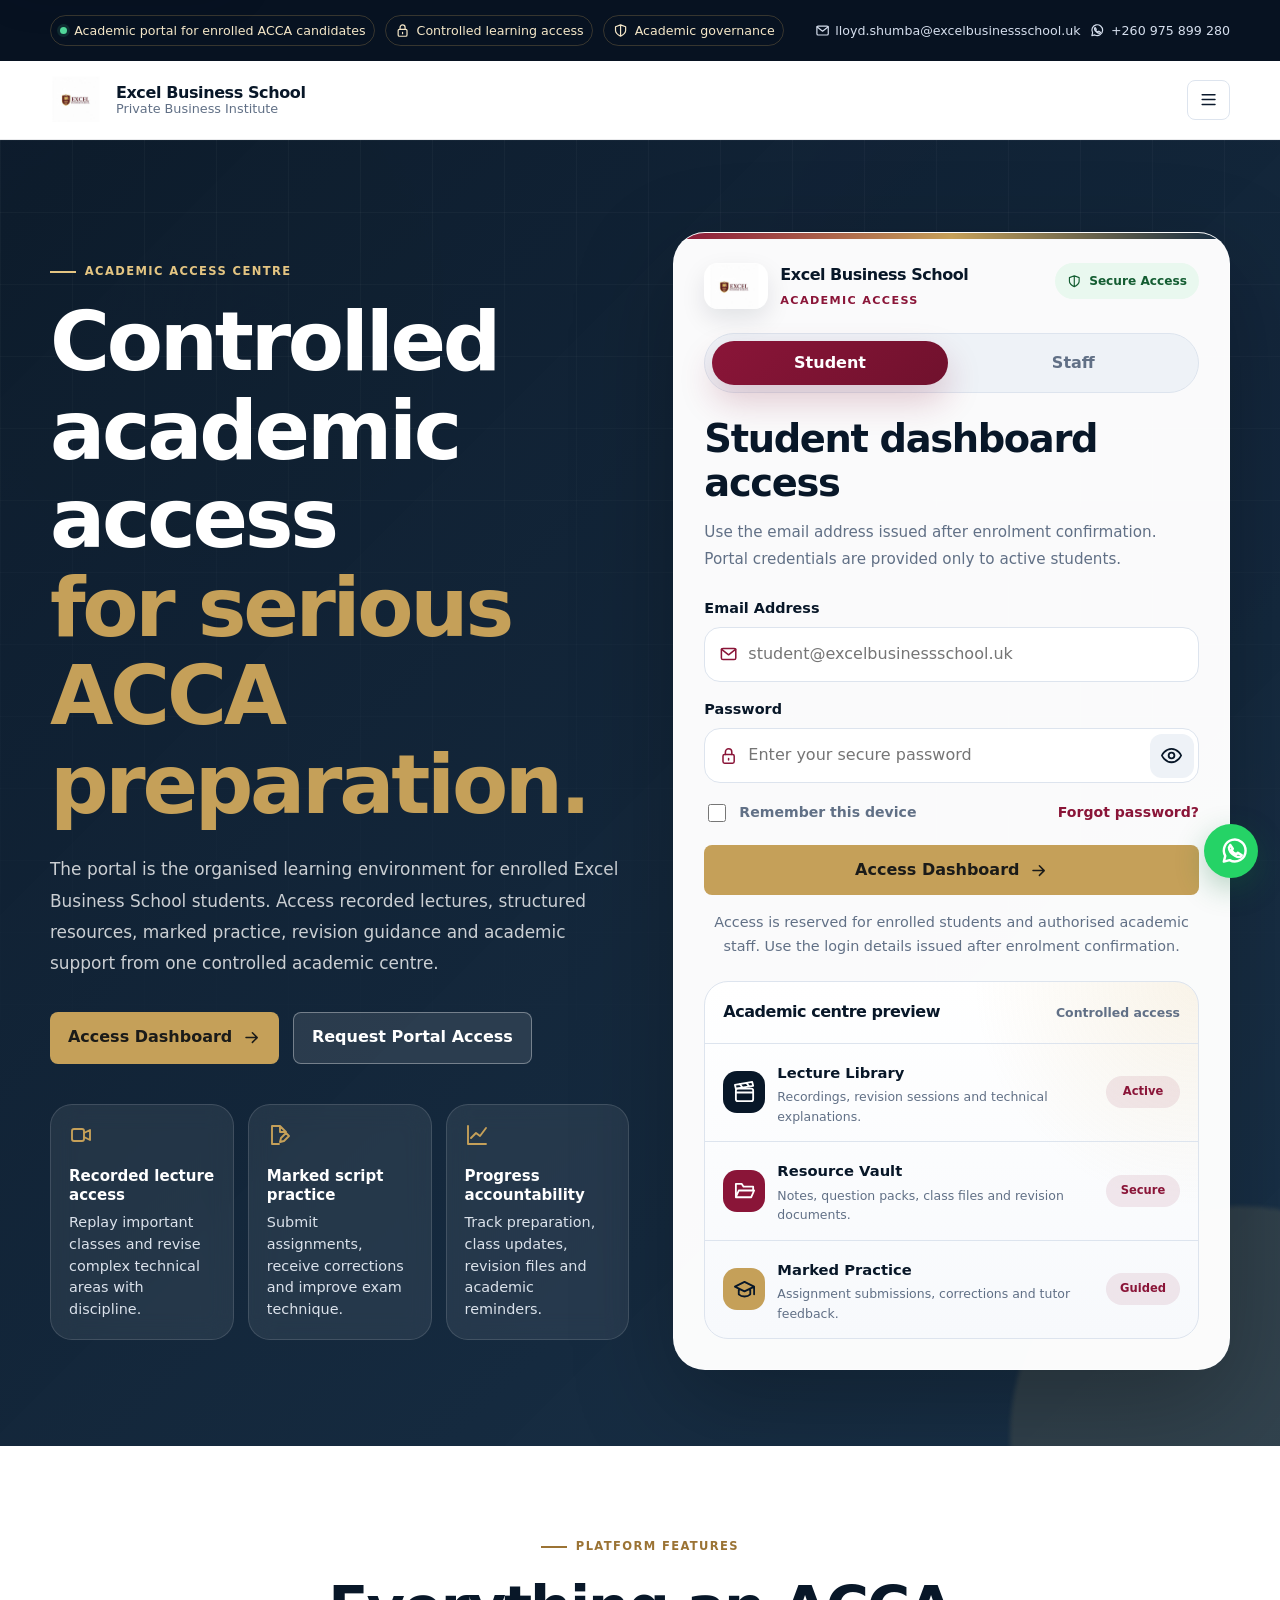
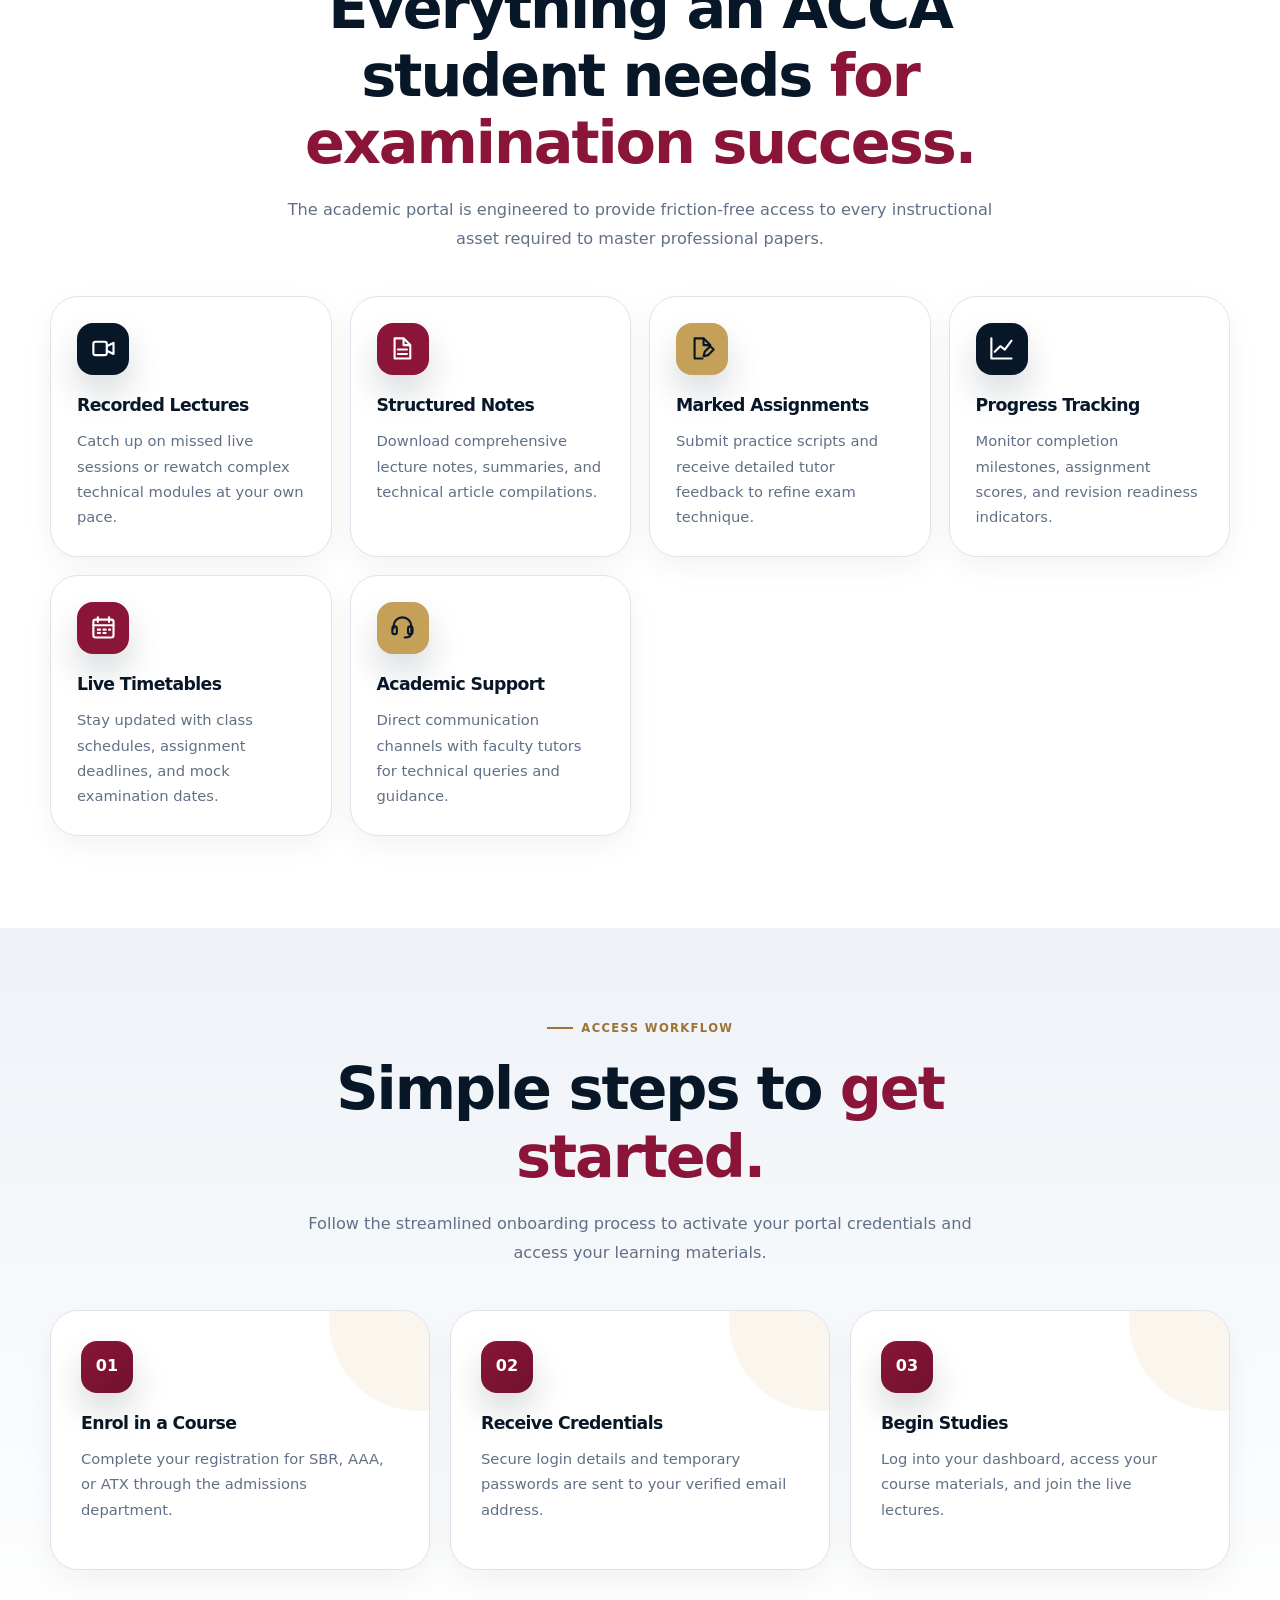
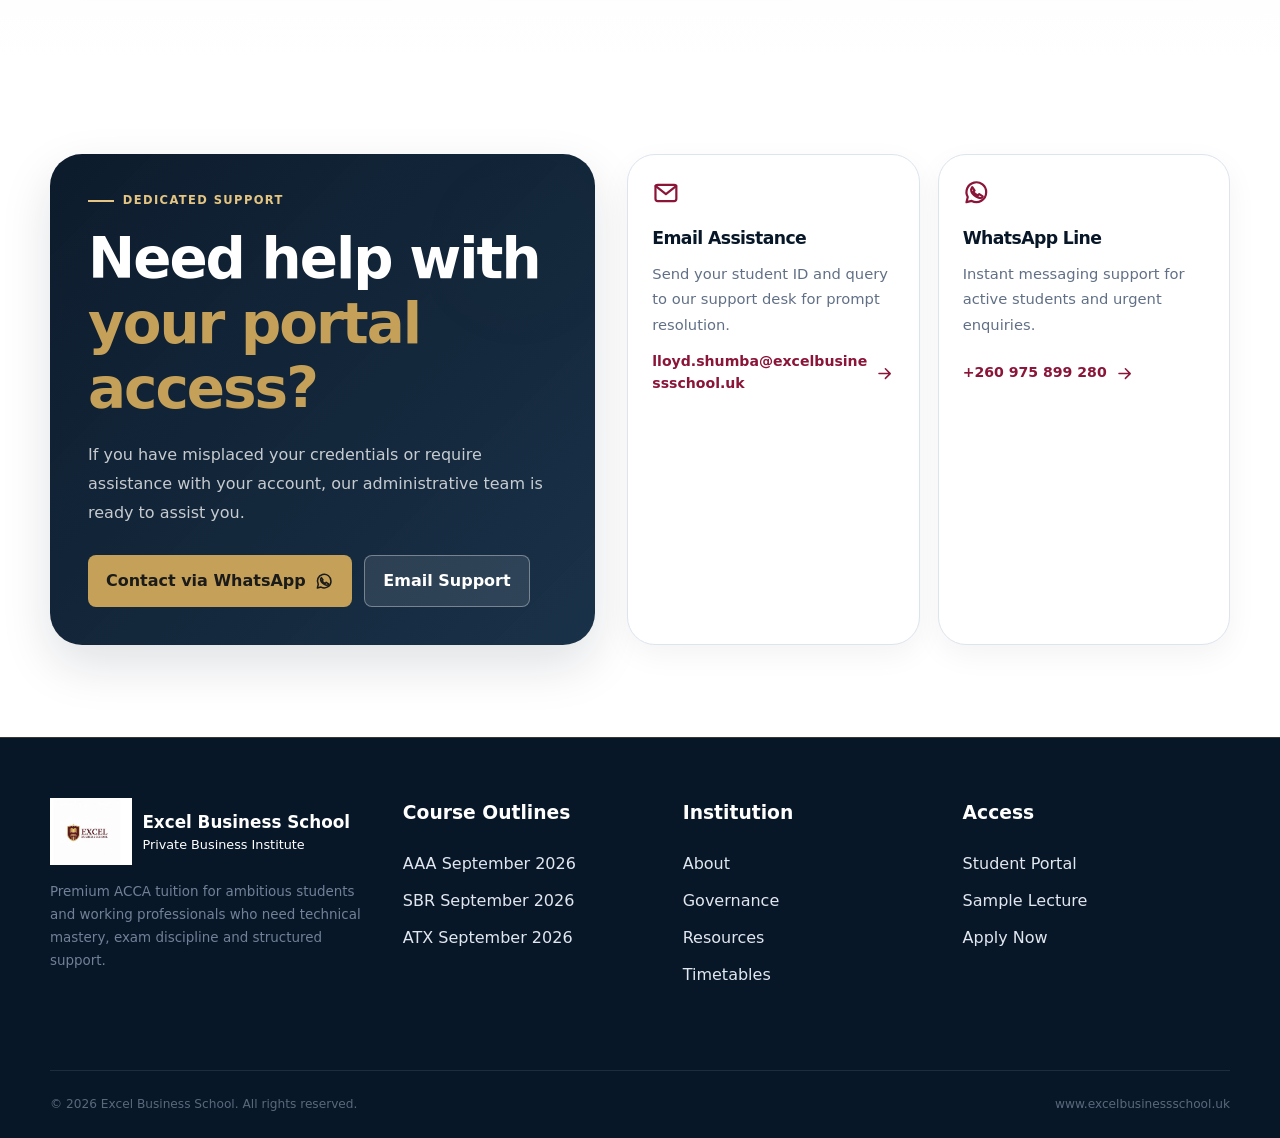
<file: portal.html>
<!DOCTYPE html>
<html lang="en">
<head>
  <meta charset="UTF-8" />
  <meta name="viewport" content="width=device-width, initial-scale=1.0" />

  <title>Academic Access Centre | Excel Business School</title>

  <meta
    name="description"
    content="Excel Business School Academic Access Centre for ACCA students, tutors and academic support. Access lectures, notes, recordings, assignments, marked practice, progress tracking and student support."
  />

  <meta name="theme-color" content="#081728" />
  <meta name="robots" content="index, follow" />
  <meta name="author" content="Excel Business School" />
  <link rel="canonical" href="https://www.excelbusinessschool.uk/portal.html" />

  <meta property="og:type" content="website" />
  <meta property="og:title" content="Academic Access Centre | Excel Business School" />
  <meta
    property="og:description"
    content="Controlled academic access for enrolled Excel Business School ACCA students, tutors and support staff."
  />
  <meta property="og:url" content="https://www.excelbusinessschool.uk/portal.html" />
  <meta property="og:image" content="https://www.excelbusinessschool.uk/excel-logo.png" />
  <meta property="og:site_name" content="Excel Business School" />

  <meta name="twitter:card" content="summary_large_image" />
  <meta name="twitter:title" content="Academic Access Centre | Excel Business School" />
  <meta
    name="twitter:description"
    content="Access recorded lectures, notes, assignments, feedback, progress tracking and academic support."
  />
  <meta name="twitter:image" content="https://www.excelbusinessschool.uk/excel-logo.png" />

  <link rel="icon" type="image/png" href="excel-logo.png" />
  <link rel="apple-touch-icon" href="excel-logo.png" />


  <style id="portal-base-fallbacks">
    :root { --white:#fff; --gold:#d9b773; --burgundy:#8a1538; --burgundy-700:#70112d; --navy-950:#081728; --navy-800:#102941; --text:#243447; --muted:#536173; --mist:#eef2f7; --paper:#f7f9fc; --line:#d6dee8; --shadow-soft:0 10px 30px #0817280d; --shadow:0 18px 45px #0817281a; }
    *,*::before,*::after { box-sizing:border-box; }
    body { margin:0; font-family:Calibri,"Segoe UI",Arial,sans-serif; color:var(--text); line-height:1.6; }
    button,input { font:inherit; } a { color:inherit; text-decoration:none; } img { max-width:100%; }
    .container { width:min(1320px,calc(100% - 40px)); margin-inline:auto; }
    .topbar { background:var(--navy-950); color:var(--white); font-size:.85rem; padding:10px 0; }
    .topbar-inner,.topbar-left,.topbar-right { display:flex; align-items:center; gap:16px; flex-wrap:wrap; }
    .topbar-inner { justify-content:space-between; } .status-chip { display:inline-flex; align-items:center; gap:8px; }
    .live-dot { width:8px; height:8px; border-radius:50%; background:var(--gold); }
    .navbar { background:var(--white); border-bottom:1px solid var(--line); position:relative; z-index:20; }
    .nav-inner { display:flex; align-items:center; justify-content:space-between; gap:18px; min-height:90px; }
    .brand,.footer-brand { display:flex; align-items:center; gap:12px; }
    .brand { flex-shrink:0; } .brand img,.footer-brand img { object-fit:contain; }
    .brand-text strong,.brand-text span,.footer-brand strong,.footer-brand em { display:block; }
    .brand-text strong { color:var(--navy-950); } .brand-text span { font-size:.8rem; color:var(--muted); }
    .nav-links { display:flex; align-items:center; gap:14px; flex-wrap:wrap; } .nav-links a { font-weight:700; }
    .nav-links a[aria-current="page"],.mobile-links a[aria-current="page"] { color:var(--burgundy); text-decoration:underline; text-underline-offset:6px; }
    .btn,.nav-cta,.mobile-cta { display:inline-flex; justify-content:center; align-items:center; gap:10px; padding:14px 20px; min-height:48px; border-radius:14px; font-weight:700; cursor:pointer; }
    .btn-primary,.nav-cta,.mobile-cta { background:var(--burgundy); color:var(--white); }
    .btn-secondary { color:var(--white); border:1px solid #ffffff80; background:#ffffff12; }
    .nav-cta { flex-shrink:0; } .menu-btn,.close-btn { width:44px; height:44px; border:1px solid var(--line); border-radius:12px; background:var(--white); color:var(--navy-950); cursor:pointer; }
    .menu-btn { display:none; } .mobile-head { display:flex; align-items:center; justify-content:space-between; gap:12px; padding-bottom:20px; }
    .mobile-head strong,.mobile-head span { display:block; } .mobile-links { display:grid; gap:4px; }
    .mobile-links a { display:flex; justify-content:space-between; align-items:center; gap:12px; min-height:44px; padding:10px 12px; border-radius:10px; }
    .mobile-links a:hover { background:var(--mist); } .mobile-links .mobile-cta:hover { color:var(--burgundy); }
    .eyebrow { display:flex; align-items:center; justify-content:center; gap:10px; margin-bottom:18px; font-size:.85rem; font-weight:700; letter-spacing:.08em; text-transform:uppercase; color:var(--burgundy); }
    .eyebrow span { width:24px; height:2px; background:currentColor; } .eyebrow.light { justify-content:flex-start; color:var(--gold); }
    .footer { background:var(--navy-950); color:#e1e7ef; padding:60px 0 24px; } .footer-grid { display:grid; grid-template-columns:2fr 1fr 1fr 1fr; gap:32px; }
    .footer-grid>div>a:not(.footer-brand) { display:block; padding:6px 0; } .footer h3 { color:var(--white); } .footer-brand em { font-size:.8rem; font-style:normal; }
    .footer-bottom { display:flex; justify-content:space-between; flex-wrap:wrap; gap:16px; border-top:1px solid #ffffff30; margin-top:32px; padding-top:24px; }
    .whatsapp-float { position:fixed; right:20px; bottom:20px; z-index:30; width:54px; height:54px; display:grid; place-items:center; border-radius:50%; background:#126b38; color:white; box-shadow:0 5px 20px #0003; }
    @media(max-width:1300px) { .nav-links,.nav-cta { display:none; } .menu-btn { display:grid; place-items:center; } }
    @media(max-width:760px) { .footer-grid { grid-template-columns:1fr 1fr; } .topbar-right a { overflow-wrap:anywhere; } }
    @media(max-width:480px) { .container { width:calc(100% - 28px); } .footer-grid { grid-template-columns:1fr; } .brand-text strong { font-size:.95rem; } .brand img { width:58px; } }
  </style>


  <link rel="stylesheet" href="style.css" />

  <script type="application/ld+json">
    {
      "@context": "https://schema.org",
      "@type": "WebPage",
      "name": "Academic Access Centre | Excel Business School",
      "url": "https://www.excelbusinessschool.uk/portal.html",
      "description": "Controlled academic access for enrolled ACCA students, tutors and academic support staff.",
      "isPartOf": {
        "@type": "WebSite",
        "name": "Excel Business School",
        "url": "https://www.excelbusinessschool.uk/"
      },
      "publisher": {
        "@type": "EducationalOrganization",
        "name": "Excel Business School",
        "url": "https://www.excelbusinessschool.uk/",
        "logo": "https://www.excelbusinessschool.uk/excel-logo.png"
      }
    }
  </script>

  <style>
    .portal-shell {
      background:
        radial-gradient(circle at 7% 4%, rgba(217, 183, 115, 0.12), transparent 28rem),
        radial-gradient(circle at 93% 12%, rgba(138, 21, 56, 0.11), transparent 30rem),
        linear-gradient(180deg, #f7f9fc 0%, #ffffff 46%, #f3f6fa 100%);
      overflow: hidden;
    }

    .portal-hero {
      position: relative;
      padding: 92px 0 76px;
      color: var(--white);
      background:
        linear-gradient(135deg, rgba(8, 23, 40, 0.98), rgba(16, 41, 65, 0.96)),
        radial-gradient(circle at 20% 14%, rgba(217, 183, 115, 0.18), transparent 34%),
        radial-gradient(circle at 86% 18%, rgba(138, 21, 56, 0.25), transparent 30%);
      overflow: hidden;
    }

    .portal-hero::before {
      content: "";
      position: absolute;
      inset: 0;
      background-image:
        linear-gradient(rgba(255, 255, 255, 0.045) 1px, transparent 1px),
        linear-gradient(90deg, rgba(255, 255, 255, 0.045) 1px, transparent 1px);
      background-size: 72px 72px;
      mask-image: linear-gradient(to bottom, rgba(0, 0, 0, 0.76), transparent 82%);
      pointer-events: none;
    }

    .portal-hero::after {
      content: "";
      position: absolute;
      width: 460px;
      height: 460px;
      right: -190px;
      bottom: -220px;
      border-radius: 999px;
      background: rgba(217, 183, 115, 0.13);
      filter: blur(2px);
      pointer-events: none;
    }

    .portal-hero-inner {
      position: relative;
      z-index: 2;
      display: grid;
      grid-template-columns: minmax(0, 1.02fr) minmax(410px, 0.98fr);
      gap: 44px;
      align-items: center;
    }

    .portal-copy h1 {
      margin: 0;
      max-width: 780px;
      font-size: clamp(3rem, 6.4vw, 5.8rem);
      line-height: 0.96;
      letter-spacing: -0.07em;
      font-weight: 800;
    }

    .portal-copy h1 span {
      display: block;
      color: var(--gold);
    }

    .portal-copy p {
      margin: 25px 0 0;
      max-width: 720px;
      color: rgba(255, 255, 255, 0.78);
      font-size: 1.06rem;
      line-height: 1.85;
    }

    .portal-hero-actions {
      display: flex;
      gap: 14px;
      flex-wrap: wrap;
      margin-top: 32px;
    }

    .portal-badges {
      display: grid;
      grid-template-columns: repeat(3, minmax(0, 1fr));
      gap: 14px;
      margin-top: 40px;
      max-width: 760px;
    }

    .portal-badge-card {
      min-height: 136px;
      padding: 18px;
      border: 1px solid rgba(255, 255, 255, 0.13);
      border-radius: 22px;
      background: rgba(255, 255, 255, 0.075);
      backdrop-filter: blur(12px);
    }

    .portal-badge-card .icon {
      color: var(--gold);
      font-size: 1.25rem;
      margin-bottom: 16px;
    }

    .portal-badge-card strong {
      display: block;
      color: var(--white);
      font-size: 0.94rem;
      line-height: 1.25;
    }

    .portal-badge-card span {
      display: block;
      margin-top: 8px;
      color: rgba(255, 255, 255, 0.68);
      font-size: 0.82rem;
      line-height: 1.5;
    }

    .portal-login-card {
      position: relative;
      padding: 30px;
      border-radius: 32px;
      background: rgba(255, 255, 255, 0.98);
      color: var(--text);
      box-shadow: 0 34px 100px rgba(0, 0, 0, 0.26);
      border: 1px solid rgba(255, 255, 255, 0.34);
      overflow: hidden;
    }

    .portal-login-card::before {
      content: "";
      position: absolute;
      inset: 0 0 auto;
      height: 6px;
      background: linear-gradient(90deg, var(--burgundy), var(--gold), var(--navy-800));
    }

    .login-card-head {
      display: flex;
      align-items: flex-start;
      justify-content: space-between;
      gap: 18px;
      margin-bottom: 24px;
    }

    .portal-logo-chip {
      display: inline-flex;
      align-items: center;
      gap: 12px;
    }

    .portal-logo-chip img {
      width: 64px;
      height: 46px;
      object-fit: contain;
      border-radius: 14px;
      background: var(--white);
      box-shadow: 0 10px 24px rgba(8, 23, 40, 0.1);
    }

    .portal-logo-chip strong {
      display: block;
      color: var(--navy-950);
      letter-spacing: -0.03em;
      font-size: 1rem;
    }

    .portal-logo-chip span {
      display: block;
      margin-top: 4px;
      color: var(--burgundy);
      font-size: 0.7rem;
      font-weight: 800;
      letter-spacing: 0.12em;
      text-transform: uppercase;
    }

    .secure-pill {
      display: inline-flex;
      align-items: center;
      gap: 8px;
      min-height: 36px;
      padding: 8px 12px;
      border-radius: 999px;
      color: #145d32;
      background: #e9f8ef;
      font-size: 0.76rem;
      font-weight: 800;
      white-space: nowrap;
    }

    .portal-tabs {
      display: grid;
      grid-template-columns: repeat(2, 1fr);
      gap: 8px;
      padding: 7px;
      border-radius: 999px;
      background: var(--mist);
      border: 1px solid var(--line);
      margin-bottom: 24px;
    }

    .portal-tab {
      min-height: 44px;
      border: 0;
      border-radius: 999px;
      background: transparent;
      color: var(--muted);
      font-weight: 800;
      cursor: pointer;
      transition: background 180ms ease, color 180ms ease, box-shadow 180ms ease;
    }

    .portal-tab[aria-selected="true"] {
      color: var(--white);
      background: linear-gradient(135deg, var(--burgundy), var(--burgundy-700));
      box-shadow: 0 16px 34px rgba(138, 21, 56, 0.22);
    }

    .portal-panel-title {
      margin: 0;
      color: var(--navy-950);
      font-size: clamp(1.8rem, 3vw, 2.55rem);
      line-height: 1.05;
      letter-spacing: -0.055em;
      font-weight: 800;
    }

    .portal-panel-copy {
      margin: 14px 0 24px;
      color: var(--muted);
      font-size: 0.95rem;
      line-height: 1.75;
    }

    .portal-form {
      display: grid;
      gap: 16px;
    }

    .portal-field {
      display: grid;
      gap: 8px;
    }

    .portal-field label {
      color: var(--navy-950);
      font-size: 0.84rem;
      font-weight: 800;
    }

    .portal-input-wrap {
      position: relative;
    }

    .portal-input-wrap > .icon {
      position: absolute;
      left: 15px;
      top: 50%;
      transform: translateY(-50%);
      color: var(--burgundy);
      pointer-events: none;
    }

    .portal-form input[type="email"],
    .portal-form input[type="password"],
    .portal-form input[type="text"] {
      width: 100%;
      min-height: 54px;
      padding: 14px 48px 14px 43px;
      border-radius: 16px;
      color: var(--text);
      background: var(--paper);
      border: 1px solid var(--line);
      outline: none;
      transition: border-color 180ms ease, box-shadow 180ms ease, background 180ms ease;
    }

    .portal-form input:focus {
      border-color: var(--burgundy);
      background: var(--white);
      box-shadow: 0 0 0 4px rgba(138, 21, 56, 0.1);
    }

    .password-toggle {
      position: absolute;
      right: 9px;
      top: 50%;
      transform: translateY(-50%);
      width: 38px;
      height: 38px;
      border: 0;
      border-radius: 12px;
      color: var(--navy-950);
      background: var(--mist);
      cursor: pointer;
    }

    .portal-form-row {
      display: flex;
      justify-content: space-between;
      align-items: center;
      gap: 16px;
      flex-wrap: wrap;
      margin-top: 2px;
    }

    .remember-device {
      display: inline-flex;
      align-items: center;
      gap: 10px;
      color: var(--muted);
      font-size: 0.88rem;
      font-weight: 700;
      cursor: pointer;
    }

    .remember-device input {
      width: 18px;
      height: 18px;
      accent-color: var(--burgundy);
    }

    .portal-forgot {
      color: var(--burgundy);
      font-size: 0.88rem;
      font-weight: 800;
    }

    .portal-submit {
      width: 100%;
      border: 0;
      margin-top: 4px;
    }

    .portal-alert {
      display: none;
      margin: 14px 0 0;
      padding: 14px;
      border-radius: 16px;
      background: #fff7df;
      color: #755414;
      font-size: 0.86rem;
      line-height: 1.55;
      font-weight: 800;
    }

    .portal-alert.show {
      display: block;
    }

    .portal-note {
      margin: 16px 0 0;
      color: var(--muted);
      font-size: 0.82rem;
      line-height: 1.65;
      text-align: center;
    }

    .dashboard-card {
      margin-top: 22px;
      border: 1px solid var(--line);
      border-radius: 24px;
      background:
        radial-gradient(circle at top right, rgba(217, 183, 115, 0.16), transparent 14rem),
        linear-gradient(180deg, #ffffff, #f7f9fc);
      overflow: hidden;
    }

    .dashboard-card-head {
      display: flex;
      justify-content: space-between;
      align-items: center;
      gap: 14px;
      padding: 18px;
      border-bottom: 1px solid var(--line);
    }

    .dashboard-card-head strong {
      color: var(--navy-950);
      letter-spacing: -0.03em;
    }

    .dashboard-card-head span {
      color: var(--muted);
      font-size: 0.78rem;
      font-weight: 800;
    }

    .dashboard-list {
      display: grid;
      gap: 0;
    }

    .dashboard-row {
      display: grid;
      grid-template-columns: 42px 1fr auto;
      gap: 12px;
      align-items: center;
      padding: 15px 18px;
      border-bottom: 1px solid var(--line);
    }

    .dashboard-row:last-child {
      border-bottom: 0;
    }

    .dashboard-icon {
      display: grid;
      place-items: center;
      width: 42px;
      height: 42px;
      border-radius: 14px;
      color: var(--white);
      background: var(--navy-950);
    }

    .dashboard-row:nth-child(2) .dashboard-icon {
      background: var(--burgundy);
    }

    .dashboard-row:nth-child(3) .dashboard-icon {
      background: var(--gold);
      color: var(--navy-950);
    }

    .dashboard-row strong {
      display: block;
      color: var(--navy-950);
      font-size: 0.92rem;
    }

    .dashboard-row > span:not(.dashboard-icon),
    .dashboard-row > span:not(.dashboard-icon) span {
      display: block;
      color: var(--muted);
      font-size: 0.78rem;
      margin-top: 3px;
    }

    .dashboard-status {
      min-width: 74px;
      text-align: center;
      padding: 7px 10px;
      border-radius: 999px;
      color: var(--burgundy);
      background: rgba(138, 21, 56, 0.09);
      font-size: 0.72rem;
      font-weight: 800;
    }

    .portal-section {
      padding: 92px 0;
    }

    .portal-section.section-white {
      background: var(--white);
    }

    .portal-section.section-soft {
      background: linear-gradient(180deg, var(--mist), #ffffff);
    }

    .portal-section-head {
      max-width: 820px;
      margin: 0 auto 42px;
      text-align: center;
    }

    .portal-section-head h2 {
      margin: 0;
      color: var(--navy-950);
      font-size: clamp(2.25rem, 4.6vw, 4rem);
      line-height: 1;
      letter-spacing: -0.065em;
      font-weight: 800;
    }

    .portal-section-head h2 span {
      color: var(--burgundy);
    }

    .portal-section-head p {
      margin: 18px auto 0;
      max-width: 720px;
      color: var(--muted);
      font-size: 1.01rem;
      line-height: 1.82;
    }

    .portal-feature-grid {
      display: grid;
      grid-template-columns: repeat(4, minmax(0, 1fr));
      gap: 18px;
    }

    .portal-feature-card,
    .portal-process-card,
    .support-contact-card {
      border-radius: 28px;
      background: var(--white);
      border: 1px solid var(--line);
      box-shadow: var(--shadow-soft);
    }

    .portal-feature-card {
      padding: 26px;
      min-height: 245px;
      transition: transform 180ms ease, box-shadow 180ms ease, border-color 180ms ease;
    }

    .portal-feature-card:hover {
      transform: translateY(-5px);
      border-color: rgba(138, 21, 56, 0.24);
      box-shadow: var(--shadow);
    }

    .portal-feature-icon,
    .process-number {
      display: grid;
      place-items: center;
      width: 52px;
      height: 52px;
      border-radius: 16px;
      margin-bottom: 20px;
      background: var(--navy-950);
      color: var(--white);
      box-shadow: 0 18px 34px rgba(8, 23, 40, 0.16);
    }

    .portal-feature-card:nth-child(2) .portal-feature-icon,
    .portal-feature-card:nth-child(5) .portal-feature-icon {
      background: var(--burgundy);
    }

    .portal-feature-card:nth-child(3) .portal-feature-icon,
    .portal-feature-card:nth-child(6) .portal-feature-icon {
      background: var(--gold);
      color: var(--navy-950);
    }

    .portal-feature-card h3,
    .portal-process-card h3,
    .support-contact-card h3 {
      margin: 0;
      color: var(--navy-950);
      font-size: 1.08rem;
      line-height: 1.25;
      letter-spacing: -0.035em;
    }

    .portal-feature-card p,
    .portal-process-card p,
    .support-contact-card p {
      margin: 12px 0 0;
      color: var(--muted);
      font-size: 0.92rem;
      line-height: 1.72;
    }

    .portal-process-grid {
      display: grid;
      grid-template-columns: repeat(3, minmax(0, 1fr));
      gap: 20px;
    }

    .portal-process-card {
      position: relative;
      padding: 30px;
      min-height: 260px;
      overflow: hidden;
    }

    .portal-process-card::after {
      content: "";
      position: absolute;
      right: -80px;
      top: -80px;
      width: 180px;
      height: 180px;
      border-radius: 999px;
      background: rgba(217, 183, 115, 0.13);
      pointer-events: none;
    }

    .process-number {
      background: linear-gradient(135deg, var(--burgundy), var(--burgundy-700));
      font-weight: 800;
    }

    .portal-support-layout {
      display: grid;
      grid-template-columns: 0.95fr 1.05fr;
      gap: 32px;
      align-items: stretch;
    }

    .support-panel {
      padding: 38px;
      border-radius: 32px;
      color: var(--white);
      background:
        linear-gradient(135deg, rgba(8, 23, 40, 0.98), rgba(16, 41, 65, 0.96)),
        radial-gradient(circle at 86% 18%, rgba(217, 183, 115, 0.15), transparent 28%);
      box-shadow: var(--shadow);
    }

    .support-panel h2 {
      margin: 0;
      font-size: clamp(2.3rem, 4.4vw, 4rem);
      line-height: 1;
      letter-spacing: -0.065em;
      font-weight: 800;
    }

    .support-panel h2 span {
      color: var(--gold);
      display: block;
    }

    .support-panel p {
      margin: 18px 0 0;
      color: rgba(255, 255, 255, 0.76);
      line-height: 1.82;
    }

    .support-links {
      display: flex;
      flex-wrap: wrap;
      gap: 12px;
      margin-top: 28px;
    }

    .support-cards {
      display: grid;
      grid-template-columns: repeat(2, minmax(0, 1fr));
      gap: 18px;
    }

    .support-contact-card {
      padding: 24px;
      min-height: 190px;
    }

    .support-contact-card .icon {
      color: var(--burgundy);
      font-size: 1.45rem;
      margin-bottom: 18px;
    }

    .support-contact-card a {
      display: inline-flex;
      margin-top: 14px;
      color: var(--burgundy);
      font-weight: 800;
      font-size: 0.88rem;
    }

    @media (max-width: 1180px) {
      .portal-hero-inner,
      .portal-support-layout {
        grid-template-columns: 1fr;
      }

      .portal-login-card {
        max-width: 760px;
      }

      .portal-feature-grid {
        grid-template-columns: repeat(2, minmax(0, 1fr));
      }
    }

    @media (max-width: 860px) {
      .portal-badges,
      .portal-process-grid,
      .support-cards {
        grid-template-columns: 1fr;
      }

      .portal-hero {
        padding: 70px 0 60px;
      }

      .portal-section {
        padding: 72px 0;
      }

      .portal-copy h1 {
        font-size: clamp(2.8rem, 14vw, 4rem);
      }

      .login-card-head,
      .portal-form-row {
        align-items: flex-start;
        flex-direction: column;
      }

      .secure-pill {
        white-space: normal;
      }

      .dashboard-row {
        grid-template-columns: 42px 1fr;
      }

      .dashboard-status {
        grid-column: 2;
        justify-self: start;
      }
    }

    @media (max-width: 620px) {
      .portal-feature-grid {
        grid-template-columns: 1fr;
      }

      .portal-login-card,
      .support-panel {
        padding: 24px;
        border-radius: 26px;
      }

      .portal-tabs {
        border-radius: 18px;
        grid-template-columns: 1fr;
      }

      .portal-tab {
        border-radius: 14px;
      }

      .portal-hero-actions .btn,
      .support-links .btn {
        width: 100%;
      }
    }

    /* Readability, reliable vector icons and keyboard/touch navigation. */
    [hidden] { display:none !important; }
    .icon { display:inline-block; width:1.2em; height:1.2em; flex-shrink:0; vertical-align:-.2em; overflow:visible; }
    .dashboard-icon { display:grid; place-items:center; color:var(--white); margin:0; font-size:1.2rem; }
    .portal-feature-icon { font-size:1.4rem; }
    .password-toggle { display:grid; place-items:center; width:44px; height:44px; right:5px; }
    .password-toggle .icon { position:static; transform:none; margin:0; color:inherit; font-size:1.2rem; }
    .support-contact-card a { display:flex; align-items:center; gap:8px; overflow-wrap:anywhere; min-height:44px; }
    .support-contact-card a .icon { margin:0; font-size:1rem; }
    .dashboard-row > span:not(.dashboard-icon) { min-width:0; }
    .dashboard-status { font-style:normal; }
    .portal-copy h1 { line-height:1.08; letter-spacing:-.04em; }
    .portal-panel-title,.portal-section-head h2,.support-panel h2 { line-height:1.15; letter-spacing:-.035em; }
    .portal-badge-card span { color:#dbe2eb; font-size:.9rem; }
    .portal-field label,.portal-note { font-size:.9rem; }
    .portal-form input { font-size:1rem; }
    .portal-shell .reveal { opacity:1; visibility:visible; transform:none; }
    a:focus-visible,button:focus-visible,[tabindex]:focus-visible,input:focus-visible { outline:3px solid #176cc1; outline-offset:4px; }
    .portal-hero a:focus-visible,.support-panel a:focus-visible,.footer a:focus-visible { outline-color:var(--gold); }
    .portal-forgot:hover,.support-contact-card a:hover,.footer a:hover { text-decoration:underline; }
    .skip-link { position:fixed; top:8px; left:8px; z-index:2000; padding:12px 18px; background:white; color:#081728; transform:translateY(-180%); }
    .skip-link:focus { transform:none; }
    #login,#main-content { scroll-margin-top:110px; }
    .mobile-menu { position:fixed; inset:0 0 0 auto; width:min(390px,100%); max-width:100%; height:100dvh; background:var(--white); color:var(--text); padding:24px; overflow-y:auto; z-index:1001; visibility:hidden; transform:translateX(100%); }
    .mobile-menu.open { visibility:visible; transform:translateX(0); }
    .mobile-backdrop { position:fixed; inset:0; z-index:1000; background:#08172899; display:none; }
    .mobile-backdrop.open { display:block; } body.menu-open { overflow:hidden; }
    .whatsapp-float .icon { font-size:1.6rem; }
    @media(max-width:1300px) { .nav-links,.nav-cta { display:none; } .menu-btn { display:grid; place-items:center; } }
    @media(max-width:620px) { .portal-login-card,.support-panel { padding:20px; } .dashboard-card-head { flex-wrap:wrap; } .portal-copy h1 { font-size:clamp(2.2rem,10vw,3.4rem); } .portal-logo-chip { min-width:0; } .portal-logo-chip img { flex-shrink:0; } }
    @media(prefers-reduced-motion:reduce) { *,*::before,*::after { scroll-behavior:auto !important; animation:none !important; transition:none !important; } }
  </style>
</head>

<body>
  <a
    href="https://wa.me/260975899280"
    target="_blank"
    rel="noopener"
    aria-label="Contact Excel Business School on WhatsApp"
    class="whatsapp-float"
  >
    <svg class="icon icon-whatsapp"  viewBox="0 0 24 24" fill="none" stroke="currentColor" stroke-width="1.9" stroke-linecap="round" stroke-linejoin="round" aria-hidden="true" focusable="false"><path d="M20 11.5a8.5 8.5 0 0 1-12.5 7.4L3 20l1.1-4.5A8.5 8.5 0 1 1 20 11.5Z"/><path d="m8 7 2 3-1 1c1 2 2 3 4 3l1-1 3 2c-1 4-10-1-10-6l1-2Z"/></svg>
  </a>

  <header class="topbar" aria-label="Institutional contact bar">
    <div class="container topbar-inner">
      <div class="topbar-left">
        <span class="status-chip"><span class="live-dot" aria-hidden="true"></span> Academic portal for enrolled ACCA candidates</span>
        <span class="status-chip"><svg class="icon icon-lock"  viewBox="0 0 24 24" fill="none" stroke="currentColor" stroke-width="1.9" stroke-linecap="round" stroke-linejoin="round" aria-hidden="true" focusable="false"><rect x="5" y="10" width="14" height="11" rx="2"/><path d="M8 10V7a4 4 0 0 1 8 0v3m-4 5v2"/></svg> Controlled learning access</span>
        <span class="status-chip"><svg class="icon icon-shield-halved"  viewBox="0 0 24 24" fill="none" stroke="currentColor" stroke-width="1.9" stroke-linecap="round" stroke-linejoin="round" aria-hidden="true" focusable="false"><path d="m12 3 8 3v6c0 5-8 9-8 9s-8-4-8-9V6l8-3Zm0 0v18"/></svg> Academic governance</span>
      </div>

      <div class="topbar-right">
        <a href="mailto:lloyd.shumba@excelbusinessschool.uk"><svg class="icon icon-envelope"  viewBox="0 0 24 24" fill="none" stroke="currentColor" stroke-width="1.9" stroke-linecap="round" stroke-linejoin="round" aria-hidden="true" focusable="false"><rect x="3" y="5" width="18" height="14" rx="2"/><path d="m3 6 9 7 9-7"/></svg> lloyd.shumba@excelbusinessschool.uk</a>
        <a href="https://wa.me/260975899280" target="_blank" rel="noopener"><svg class="icon icon-whatsapp"  viewBox="0 0 24 24" fill="none" stroke="currentColor" stroke-width="1.9" stroke-linecap="round" stroke-linejoin="round" aria-hidden="true" focusable="false"><path d="M20 11.5a8.5 8.5 0 0 1-12.5 7.4L3 20l1.1-4.5A8.5 8.5 0 1 1 20 11.5Z"/><path d="m8 7 2 3-1 1c1 2 2 3 4 3l1-1 3 2c-1 4-10-1-10-6l1-2Z"/></svg> +260 975 899 280</a>
      </div>
    </div>
  </header>

  <nav class="navbar" aria-label="Primary navigation">
    <div class="container nav-inner">
      <a href="index.html" class="brand" aria-label="Excel Business School Home">
        <span class="brand-logo">
          <img src="excel-logo.png" width="82" height="58" alt="Excel Business School" />
        </span>
        <span class="brand-text">
          <strong>Excel Business School</strong>
          <span>Private Business Institute</span>
        </span>
      </a>

      <div class="nav-links" aria-label="Main navigation">
        <a href="index.html#home">Home</a>
        <a href="index.html#about">About</a>
        <a href="index.html#courses">Courses</a>
        <a href="index.html#success">Success</a>
        <a href="index.html#learning-rhythm">Phases</a>
        <a href="index.html#admissions">Admissions</a>
        <a href="index.html#governance">Governance</a>
        <a href="index.html#sample-lectures">Lectures</a>
        <a href="timetables.html">Timetables</a>
        <a href="portal.html" aria-current="page">Portal</a>
      </div>

      <a href="index.html#contact" class="nav-cta">Request Access <svg class="icon icon-arrow-right"  viewBox="0 0 24 24" fill="none" stroke="currentColor" stroke-width="1.9" stroke-linecap="round" stroke-linejoin="round" aria-hidden="true" focusable="false"><path d="M5 12h14m-6-6 6 6-6 6"/></svg></a>

      <button
        class="menu-btn"
        id="menuBtn"
        type="button"
        aria-label="Open menu"
        aria-controls="mobileMenu"
        aria-expanded="false"
      >
        <svg class="icon icon-bars"  viewBox="0 0 24 24" fill="none" stroke="currentColor" stroke-width="1.9" stroke-linecap="round" stroke-linejoin="round" aria-hidden="true" focusable="false"><path d="M4 6h16M4 12h16M4 18h16"/></svg>
      </button>
    </div>
  </nav>

  <div class="mobile-backdrop" id="mobileBackdrop" aria-hidden="true"></div>

  <aside class="mobile-menu" id="mobileMenu" role="dialog" aria-modal="true" aria-hidden="true" aria-label="Mobile navigation" inert>
    <div class="mobile-head">
      <div>
        <span>Navigation</span>
        <strong>Excel Business School</strong>
      </div>
      <button class="close-btn" id="closeBtn" type="button" aria-label="Close menu">
        <svg class="icon icon-times"  viewBox="0 0 24 24" fill="none" stroke="currentColor" stroke-width="1.9" stroke-linecap="round" stroke-linejoin="round" aria-hidden="true" focusable="false"><path d="m6 6 12 12M6 18 18 6"/></svg>
      </button>
    </div>

    <div class="mobile-links">
      <a href="index.html#home">Home <svg class="icon icon-arrow-right"  viewBox="0 0 24 24" fill="none" stroke="currentColor" stroke-width="1.9" stroke-linecap="round" stroke-linejoin="round" aria-hidden="true" focusable="false"><path d="M5 12h14m-6-6 6 6-6 6"/></svg></a>
      <a href="index.html#about">About <svg class="icon icon-arrow-right"  viewBox="0 0 24 24" fill="none" stroke="currentColor" stroke-width="1.9" stroke-linecap="round" stroke-linejoin="round" aria-hidden="true" focusable="false"><path d="M5 12h14m-6-6 6 6-6 6"/></svg></a>
      <a href="index.html#courses">Courses <svg class="icon icon-arrow-right"  viewBox="0 0 24 24" fill="none" stroke="currentColor" stroke-width="1.9" stroke-linecap="round" stroke-linejoin="round" aria-hidden="true" focusable="false"><path d="M5 12h14m-6-6 6 6-6 6"/></svg></a>
      <a href="index.html#success">Student Success <svg class="icon icon-arrow-right"  viewBox="0 0 24 24" fill="none" stroke="currentColor" stroke-width="1.9" stroke-linecap="round" stroke-linejoin="round" aria-hidden="true" focusable="false"><path d="M5 12h14m-6-6 6 6-6 6"/></svg></a>
      <a href="index.html#methodology">Methodology <svg class="icon icon-arrow-right"  viewBox="0 0 24 24" fill="none" stroke="currentColor" stroke-width="1.9" stroke-linecap="round" stroke-linejoin="round" aria-hidden="true" focusable="false"><path d="M5 12h14m-6-6 6 6-6 6"/></svg></a>
      <a href="index.html#learning-rhythm">Learning Phases <svg class="icon icon-arrow-right"  viewBox="0 0 24 24" fill="none" stroke="currentColor" stroke-width="1.9" stroke-linecap="round" stroke-linejoin="round" aria-hidden="true" focusable="false"><path d="M5 12h14m-6-6 6 6-6 6"/></svg></a>
      <a href="index.html#admissions">Admissions <svg class="icon icon-arrow-right"  viewBox="0 0 24 24" fill="none" stroke="currentColor" stroke-width="1.9" stroke-linecap="round" stroke-linejoin="round" aria-hidden="true" focusable="false"><path d="M5 12h14m-6-6 6 6-6 6"/></svg></a>
      <a href="index.html#pricing">Fees <svg class="icon icon-arrow-right"  viewBox="0 0 24 24" fill="none" stroke="currentColor" stroke-width="1.9" stroke-linecap="round" stroke-linejoin="round" aria-hidden="true" focusable="false"><path d="M5 12h14m-6-6 6 6-6 6"/></svg></a>
      <a href="index.html#faculty">Faculty <svg class="icon icon-arrow-right"  viewBox="0 0 24 24" fill="none" stroke="currentColor" stroke-width="1.9" stroke-linecap="round" stroke-linejoin="round" aria-hidden="true" focusable="false"><path d="M5 12h14m-6-6 6 6-6 6"/></svg></a>
      <a href="index.html#governance">Governance <svg class="icon icon-arrow-right"  viewBox="0 0 24 24" fill="none" stroke="currentColor" stroke-width="1.9" stroke-linecap="round" stroke-linejoin="round" aria-hidden="true" focusable="false"><path d="M5 12h14m-6-6 6 6-6 6"/></svg></a>
      <a href="index.html#student-resources">Student Resources <svg class="icon icon-arrow-right"  viewBox="0 0 24 24" fill="none" stroke="currentColor" stroke-width="1.9" stroke-linecap="round" stroke-linejoin="round" aria-hidden="true" focusable="false"><path d="M5 12h14m-6-6 6 6-6 6"/></svg></a>
      <a href="index.html#sample-lectures">Sample Lectures <svg class="icon icon-arrow-right"  viewBox="0 0 24 24" fill="none" stroke="currentColor" stroke-width="1.9" stroke-linecap="round" stroke-linejoin="round" aria-hidden="true" focusable="false"><path d="M5 12h14m-6-6 6 6-6 6"/></svg></a>
      <a href="timetables.html">Timetables <svg class="icon icon-calendar-alt"  viewBox="0 0 24 24" fill="none" stroke="currentColor" stroke-width="1.9" stroke-linecap="round" stroke-linejoin="round" aria-hidden="true" focusable="false"><rect x="3" y="5" width="18" height="16" rx="2"/><path d="M7 3v4m10-4v4M3 10h18M7 14h2m3 0h2m3 0h1M7 17h2m3 0h2"/></svg></a>
      <a href="portal.html" aria-current="page">Student Portal <svg class="icon icon-user-graduate"  viewBox="0 0 24 24" fill="none" stroke="currentColor" stroke-width="1.9" stroke-linecap="round" stroke-linejoin="round" aria-hidden="true" focusable="false"><path d="m4 5 8-3 8 3-8 3-8-3Zm3 2v4a5 5 0 0 0 10 0V7M4 22v-2c0-5 16-5 16 0v2M20 5v7"/></svg></a>
      <a href="index.html#contact" class="mobile-cta">Request Access</a>
    </div>
  </aside>

  <a class="skip-link" href="#main-content">Skip to main content</a>
  <main class="portal-shell" id="main-content" tabindex="-1">
    <section class="portal-hero" id="portal">
      <div class="container portal-hero-inner">
        <div class="portal-copy reveal">
          <div class="eyebrow light"><span></span> Academic Access Centre</div>

          <h1>
            Controlled academic access
            <span>for serious ACCA preparation.</span>
          </h1>

          <p>
            The portal is the organised learning environment for enrolled Excel Business School students.
            Access recorded lectures, structured resources, marked practice, revision guidance and academic support
            from one controlled academic centre.
          </p>

          <div class="portal-hero-actions">
            <a href="#login" class="btn btn-primary">Access Dashboard <svg class="icon icon-arrow-right"  viewBox="0 0 24 24" fill="none" stroke="currentColor" stroke-width="1.9" stroke-linecap="round" stroke-linejoin="round" aria-hidden="true" focusable="false"><path d="M5 12h14m-6-6 6 6-6 6"/></svg></a>
            <a href="index.html#contact" class="btn btn-secondary">Request Portal Access</a>
          </div>

          <div class="portal-badges" aria-label="Portal highlights">
            <article class="portal-badge-card">
              <svg class="icon icon-video"  viewBox="0 0 24 24" fill="none" stroke="currentColor" stroke-width="1.9" stroke-linecap="round" stroke-linejoin="round" aria-hidden="true" focusable="false"><rect x="3" y="6" width="12" height="12" rx="2"/><path d="m15 10 6-3v10l-6-3"/></svg>
              <strong>Recorded lecture access</strong>
              <span>Replay important classes and revise complex technical areas with discipline.</span>
            </article>

            <article class="portal-badge-card">
              <svg class="icon icon-file-pen"  viewBox="0 0 24 24" fill="none" stroke="currentColor" stroke-width="1.9" stroke-linecap="round" stroke-linejoin="round" aria-hidden="true" focusable="false"><path d="M13 3H5v18h7M13 3v6h6V9l-6-6Zm1 12 5-5 3 3-5 5-4 1 1-4Z"/></svg>
              <strong>Marked script practice</strong>
              <span>Submit assignments, receive corrections and improve exam technique.</span>
            </article>

            <article class="portal-badge-card">
              <svg class="icon icon-chart-line"  viewBox="0 0 24 24" fill="none" stroke="currentColor" stroke-width="1.9" stroke-linecap="round" stroke-linejoin="round" aria-hidden="true" focusable="false"><path d="M3 3v18h18M6 15l5-5 4 3 6-8"/></svg>
              <strong>Progress accountability</strong>
              <span>Track preparation, class updates, revision files and academic reminders.</span>
            </article>
          </div>
        </div>

        <section class="portal-login-card reveal" id="login" aria-labelledby="portal-login-title">
          <div class="login-card-head">
            <div class="portal-logo-chip">
              <img src="excel-logo.png" alt="Excel Business School logo" width="64" height="46" />
              <div>
                <strong>Excel Business School</strong>
                <span>Academic Access</span>
              </div>
            </div>

            <span class="secure-pill"><svg class="icon icon-shield-halved"  viewBox="0 0 24 24" fill="none" stroke="currentColor" stroke-width="1.9" stroke-linecap="round" stroke-linejoin="round" aria-hidden="true" focusable="false"><path d="m12 3 8 3v6c0 5-8 9-8 9s-8-4-8-9V6l8-3Zm0 0v18"/></svg> Secure Access</span>
          </div>

          <div class="portal-tabs" role="tablist" aria-label="Portal access type">
            <button
              type="button"
              class="portal-tab"
              id="student-tab"
              role="tab"
              aria-selected="true"
              aria-controls="student-panel"
              tabindex="0"
            >
              Student
            </button>

            <button
              type="button"
              class="portal-tab"
              id="staff-tab"
              role="tab"
              aria-selected="false"
              aria-controls="staff-panel"
              tabindex="-1"
            >
              Staff
            </button>
          </div>

          <div id="student-panel" role="tabpanel" aria-labelledby="student-tab">
            <h2 class="portal-panel-title" id="portal-login-title">Student dashboard access</h2>
            <p class="portal-panel-copy">
              Use the email address issued after enrolment confirmation. Portal credentials are provided only to active students.
            </p>
          </div>

          <div id="staff-panel" role="tabpanel" aria-labelledby="staff-tab" hidden>
            <h2 class="portal-panel-title" id="staff-login-title">Staff administration access</h2>
            <p class="portal-panel-copy">
              Staff access is restricted to authorised tutors and academic support personnel for learning administration and student support.
            </p>
          </div>

          <form class="portal-form" id="portalForm" novalidate>
            <div class="portal-field">
              <label for="emailInput">Email Address</label>
              <div class="portal-input-wrap">
                <svg class="icon icon-envelope"  viewBox="0 0 24 24" fill="none" stroke="currentColor" stroke-width="1.9" stroke-linecap="round" stroke-linejoin="round" aria-hidden="true" focusable="false"><rect x="3" y="5" width="18" height="14" rx="2"/><path d="m3 6 9 7 9-7"/></svg>
                <input
                  type="email"
                  id="emailInput"
                  name="email"
                  autocomplete="username" inputmode="email" autocapitalize="none" spellcheck="false"
                  placeholder="student@excelbusinessschool.uk"
                  required
                />
              </div>
            </div>

            <div class="portal-field">
              <label for="passwordInput">Password</label>
              <div class="portal-input-wrap">
                <svg class="icon icon-lock"  viewBox="0 0 24 24" fill="none" stroke="currentColor" stroke-width="1.9" stroke-linecap="round" stroke-linejoin="round" aria-hidden="true" focusable="false"><rect x="5" y="10" width="14" height="11" rx="2"/><path d="M8 10V7a4 4 0 0 1 8 0v3m-4 5v2"/></svg>
                <input
                  type="password"
                  id="passwordInput"
                  name="password"
                  autocomplete="current-password"
                  placeholder="Enter your secure password"
                  required
                />

                <button
                  type="button"
                  class="password-toggle"
                  id="passwordToggle"
                  aria-label="Show password"
                  aria-pressed="false"
                  aria-controls="passwordInput"
                >
                  <svg class="icon icon-eye" id="passwordIcon" viewBox="0 0 24 24" fill="none" stroke="currentColor" stroke-width="1.9" stroke-linecap="round" stroke-linejoin="round" aria-hidden="true" focusable="false"><path d="M2 12s3-7 10-7 10 7 10 7-3 7-10 7S2 12 2 12Z"/><circle cx="12" cy="12" r="3"/></svg>
                </button>
              </div>
            </div>

            <div class="portal-form-row">
              <label class="remember-device" for="rememberMe">
                <input type="checkbox" id="rememberMe" name="remember" />
                <span>Remember this device</span>
              </label>

              <a href="index.html#contact" class="portal-forgot">Forgot password?</a>
            </div>

            <button type="submit" class="btn btn-primary portal-submit" id="submitBtn">
              <span id="submitText">Access Dashboard</span>
              <svg class="icon icon-arrow-right"  viewBox="0 0 24 24" fill="none" stroke="currentColor" stroke-width="1.9" stroke-linecap="round" stroke-linejoin="round" aria-hidden="true" focusable="false"><path d="M5 12h14m-6-6 6 6-6 6"/></svg>
            </button>
          </form>

          <p class="portal-alert" id="portalStatus" role="status" aria-live="polite"></p>

          <p class="portal-note">
            Access is reserved for enrolled students and authorised academic staff.
            Use the login details issued after enrolment confirmation.
          </p>

          <div class="dashboard-card" aria-label="Portal access preview">
            <div class="dashboard-card-head">
              <strong>Academic centre preview</strong>
              <span>Controlled access</span>
            </div>

            <div class="dashboard-list">
              <article class="dashboard-row">
                <span class="dashboard-icon"><svg class="icon icon-clapperboard"  viewBox="0 0 24 24" fill="none" stroke="currentColor" stroke-width="1.9" stroke-linecap="round" stroke-linejoin="round" aria-hidden="true" focusable="false"><rect x="3" y="8" width="18" height="13" rx="2"/><path d="m3 8-1-4 18-3 1 4-18 3Zm4-5 3 4m4-5 3 4M3 12h18"/></svg></span>
                <span>
                  <strong>Lecture Library</strong>
                  <span>Recordings, revision sessions and technical explanations.</span>
                </span>
                <em class="dashboard-status">Active</em>
              </article>

              <article class="dashboard-row">
                <span class="dashboard-icon"><svg class="icon icon-folder-open"  viewBox="0 0 24 24" fill="none" stroke="currentColor" stroke-width="1.9" stroke-linecap="round" stroke-linejoin="round" aria-hidden="true" focusable="false"><path d="M3 19V5h6l2 3h10v4M3 19l3-7h16l-3 7H3Z"/></svg></span>
                <span>
                  <strong>Resource Vault</strong>
                  <span>Notes, question packs, class files and revision documents.</span>
                </span>
                <em class="dashboard-status">Secure</em>
              </article>

              <article class="dashboard-row">
                <span class="dashboard-icon"><svg class="icon icon-graduation-cap"  viewBox="0 0 24 24" fill="none" stroke="currentColor" stroke-width="1.9" stroke-linecap="round" stroke-linejoin="round" aria-hidden="true" focusable="false"><path d="m2 9 10-5 10 5-10 5L2 9Zm4 3v5c3 3 9 3 12 0v-5m4-3v8"/></svg></span>
                <span>
                  <strong>Marked Practice</strong>
                  <span>Assignment submissions, corrections and tutor feedback.</span>
                </span>
                <em class="dashboard-status">Guided</em>
              </article>
            </div>
          </div>
        </section>
      </div>
    </section>

    <section class="portal-section section-white" aria-labelledby="features-title">
      <div class="container">
        <div class="portal-section-head reveal">
          <div class="eyebrow"><span></span> Platform Features</div>
          <h2 id="features-title">Everything an ACCA student needs <span>for examination success.</span></h2>
          <p>The academic portal is engineered to provide friction-free access to every instructional asset required to master professional papers.</p>
        </div>
        <div class="portal-feature-grid">
          <article class="portal-feature-card reveal">
            <div class="portal-feature-icon"><svg class="icon icon-video"  viewBox="0 0 24 24" fill="none" stroke="currentColor" stroke-width="1.9" stroke-linecap="round" stroke-linejoin="round" aria-hidden="true" focusable="false"><rect x="3" y="6" width="12" height="12" rx="2"/><path d="m15 10 6-3v10l-6-3"/></svg></div>
            <h3>Recorded Lectures</h3>
            <p>Catch up on missed live sessions or rewatch complex technical modules at your own pace.</p>
          </article>
          <article class="portal-feature-card reveal">
            <div class="portal-feature-icon"><svg class="icon icon-file-lines"  viewBox="0 0 24 24" fill="none" stroke="currentColor" stroke-width="1.9" stroke-linecap="round" stroke-linejoin="round" aria-hidden="true" focusable="false"><path d="M13 3H5v18h14V9l-6-6Zm0 0v6h6M8 13h8m-8 4h8"/></svg></div>
            <h3>Structured Notes</h3>
            <p>Download comprehensive lecture notes, summaries, and technical article compilations.</p>
          </article>
          <article class="portal-feature-card reveal">
            <div class="portal-feature-icon"><svg class="icon icon-file-pen"  viewBox="0 0 24 24" fill="none" stroke="currentColor" stroke-width="1.9" stroke-linecap="round" stroke-linejoin="round" aria-hidden="true" focusable="false"><path d="M13 3H5v18h7M13 3v6h6V9l-6-6Zm1 12 5-5 3 3-5 5-4 1 1-4Z"/></svg></div>
            <h3>Marked Assignments</h3>
            <p>Submit practice scripts and receive detailed tutor feedback to refine exam technique.</p>
          </article>
          <article class="portal-feature-card reveal">
            <div class="portal-feature-icon"><svg class="icon icon-chart-line"  viewBox="0 0 24 24" fill="none" stroke="currentColor" stroke-width="1.9" stroke-linecap="round" stroke-linejoin="round" aria-hidden="true" focusable="false"><path d="M3 3v18h18M6 15l5-5 4 3 6-8"/></svg></div>
            <h3>Progress Tracking</h3>
            <p>Monitor completion milestones, assignment scores, and revision readiness indicators.</p>
          </article>
          <article class="portal-feature-card reveal">
            <div class="portal-feature-icon"><svg class="icon icon-calendar-alt"  viewBox="0 0 24 24" fill="none" stroke="currentColor" stroke-width="1.9" stroke-linecap="round" stroke-linejoin="round" aria-hidden="true" focusable="false"><rect x="3" y="5" width="18" height="16" rx="2"/><path d="M7 3v4m10-4v4M3 10h18M7 14h2m3 0h2m3 0h1M7 17h2m3 0h2"/></svg></div>
            <h3>Live Timetables</h3>
            <p>Stay updated with class schedules, assignment deadlines, and mock examination dates.</p>
          </article>
          <article class="portal-feature-card reveal">
            <div class="portal-feature-icon"><svg class="icon icon-headset"  viewBox="0 0 24 24" fill="none" stroke="currentColor" stroke-width="1.9" stroke-linecap="round" stroke-linejoin="round" aria-hidden="true" focusable="false"><path d="M4 13v-2a8 8 0 0 1 16 0v6c0 3-2 4-6 4"/><rect x="3" y="11" width="4" height="7" rx="2"/><rect x="17" y="11" width="4" height="7" rx="2"/></svg></div>
            <h3>Academic Support</h3>
            <p>Direct communication channels with faculty tutors for technical queries and guidance.</p>
          </article>
        </div>
      </div>
    </section>

    <section class="portal-section section-soft" aria-labelledby="process-title">
      <div class="container">
        <div class="portal-section-head reveal">
          <div class="eyebrow"><span></span> Access Workflow</div>
          <h2 id="process-title">Simple steps to <span>get started.</span></h2>
          <p>Follow the streamlined onboarding process to activate your portal credentials and access your learning materials.</p>
        </div>
        <div class="portal-process-grid">
          <article class="portal-process-card reveal">
            <div class="process-number">01</div>
            <h3>Enrol in a Course</h3>
            <p>Complete your registration for SBR, AAA, or ATX through the admissions department.</p>
          </article>
          <article class="portal-process-card reveal">
            <div class="process-number">02</div>
            <h3>Receive Credentials</h3>
            <p>Secure login details and temporary passwords are sent to your verified email address.</p>
          </article>
          <article class="portal-process-card reveal">
            <div class="process-number">03</div>
            <h3>Begin Studies</h3>
            <p>Log into your dashboard, access your course materials, and join the live lectures.</p>
          </article>
        </div>
      </div>
    </section>

    <section class="portal-section section-white" aria-labelledby="support-title">
      <div class="container portal-support-layout">
        <div class="support-panel reveal">
          <div class="eyebrow light"><span></span> Dedicated Support</div>
          <h2 id="support-title">Need help with <span>your portal access?</span></h2>
          <p>If you have misplaced your credentials or require assistance with your account, our administrative team is ready to assist you.</p>
          <div class="support-links">
            <a href="https://wa.me/260975899280" target="_blank" rel="noopener" class="btn btn-primary">Contact via WhatsApp <svg class="icon icon-whatsapp"  viewBox="0 0 24 24" fill="none" stroke="currentColor" stroke-width="1.9" stroke-linecap="round" stroke-linejoin="round" aria-hidden="true" focusable="false"><path d="M20 11.5a8.5 8.5 0 0 1-12.5 7.4L3 20l1.1-4.5A8.5 8.5 0 1 1 20 11.5Z"/><path d="m8 7 2 3-1 1c1 2 2 3 4 3l1-1 3 2c-1 4-10-1-10-6l1-2Z"/></svg></a>
            <a href="mailto:lloyd.shumba@excelbusinessschool.uk" class="btn btn-secondary">Email Support</a>
          </div>
        </div>
        <div class="support-cards reveal">
          <article class="support-contact-card">
            <svg class="icon icon-envelope"  viewBox="0 0 24 24" fill="none" stroke="currentColor" stroke-width="1.9" stroke-linecap="round" stroke-linejoin="round" aria-hidden="true" focusable="false"><rect x="3" y="5" width="18" height="14" rx="2"/><path d="m3 6 9 7 9-7"/></svg>
            <h3>Email Assistance</h3>
            <p>Send your student ID and query to our support desk for prompt resolution.</p>
            <a href="mailto:lloyd.shumba@excelbusinessschool.uk">lloyd.shumba@excelbusinessschool.uk <svg class="icon icon-arrow-right"  viewBox="0 0 24 24" fill="none" stroke="currentColor" stroke-width="1.9" stroke-linecap="round" stroke-linejoin="round" aria-hidden="true" focusable="false"><path d="M5 12h14m-6-6 6 6-6 6"/></svg></a>
          </article>
          <article class="support-contact-card">
            <svg class="icon icon-whatsapp"  viewBox="0 0 24 24" fill="none" stroke="currentColor" stroke-width="1.9" stroke-linecap="round" stroke-linejoin="round" aria-hidden="true" focusable="false"><path d="M20 11.5a8.5 8.5 0 0 1-12.5 7.4L3 20l1.1-4.5A8.5 8.5 0 1 1 20 11.5Z"/><path d="m8 7 2 3-1 1c1 2 2 3 4 3l1-1 3 2c-1 4-10-1-10-6l1-2Z"/></svg>
            <h3>WhatsApp Line</h3>
            <p>Instant messaging support for active students and urgent enquiries.</p>
            <a href="https://wa.me/260975899280" target="_blank" rel="noopener">+260 975 899 280 <svg class="icon icon-arrow-right"  viewBox="0 0 24 24" fill="none" stroke="currentColor" stroke-width="1.9" stroke-linecap="round" stroke-linejoin="round" aria-hidden="true" focusable="false"><path d="M5 12h14m-6-6 6 6-6 6"/></svg></a>
          </article>
        </div>
      </div>
    </section>
  </main>

  <footer class="footer">
    <div class="container footer-grid">
      <div>
        <a href="index.html" class="footer-brand">
          <img src="excel-logo.png" width="82" height="58" alt="Excel Business School" />
          <span>
            <strong>Excel Business School</strong>
            <em>Private Business Institute</em>
          </span>
        </a>
        <p>Premium ACCA tuition for ambitious students and working professionals who need technical mastery, exam discipline and structured support.</p>
      </div>
      <div>
        <h3>Course Outlines</h3>
        <a href="aaa-course-outline.html">AAA September 2026</a>
        <a href="sbr-course-outline.html">SBR September 2026</a>
        <a href="atx-course-outline.html">ATX September 2026</a>
      </div>
      <div>
        <h3>Institution</h3>
        <a href="index.html#about">About</a>
        <a href="index.html#governance">Governance</a>
        <a href="index.html#student-resources">Resources</a>
        <a href="timetables.html">Timetables</a>
      </div>
      <div>
        <h3>Access</h3>
        <a href="portal.html" aria-current="page">Student Portal</a>
        <a href="index.html#sample-lectures">Sample Lecture</a>
        <a href="https://forms.cloud.microsoft/r/p2SFWwXme2" target="_blank" rel="noopener">Apply Now</a>
      </div>
    </div>
    <div class="container footer-bottom">
      <span>© <span id="year">2026</span> Excel Business School. All rights reserved.</span>
      <span>www.excelbusinessschool.uk</span>
    </div>
  </footer>

  <script>
    (function () {
      'use strict';
      const menuBtn = document.getElementById('menuBtn');
      const closeBtn = document.getElementById('closeBtn');
      const menu = document.getElementById('mobileMenu');
      const backdrop = document.getElementById('mobileBackdrop');
      const background = [...document.body.children].filter(el => ![menu, backdrop].includes(el) && !['SCRIPT', 'STYLE'].includes(el.tagName));
      const previousInert = new Map();
      let menuOpen = false;
      function setMenuState(open) {
        if (menuOpen === open) return;
        menuOpen = open;
        menu.classList.toggle('open', open);
        backdrop.classList.toggle('open', open);
        menu.setAttribute('aria-hidden', String(!open));
        menu.inert = !open;
        menuBtn.setAttribute('aria-expanded', String(open));
        menuBtn.setAttribute('aria-label', open ? 'Close menu' : 'Open menu');
        document.body.classList.toggle('menu-open', open);
        if (open) {
          background.forEach(el => { previousInert.set(el, el.inert); el.inert = true; });
          closeBtn.focus();
        } else {
          background.forEach(el => { el.inert = previousInert.get(el) || false; });
          previousInert.clear();
          menuBtn.focus();
        }
      }
      menuBtn.addEventListener('click', () => setMenuState(!menuOpen));
      closeBtn.addEventListener('click', () => setMenuState(false));
      backdrop.addEventListener('click', () => setMenuState(false));
      menu.querySelectorAll('a').forEach(link => link.addEventListener('click', () => setMenuState(false)));
      document.addEventListener('keydown', event => {
        if (!menuOpen) return;
        if (event.key === 'Escape') { event.preventDefault(); setMenuState(false); }
        if (event.key === 'Tab') {
          const items = [...menu.querySelectorAll('button,a[href]')];
          const first = items[0], last = items[items.length - 1];
          if (event.shiftKey && document.activeElement === first) { event.preventDefault(); last.focus(); }
          else if (!event.shiftKey && document.activeElement === last) { event.preventDefault(); first.focus(); }
        }
      });
      window.addEventListener('resize', () => {
        if (menuOpen && getComputedStyle(menuBtn).display === 'none') {
          setMenuState(false);
          document.querySelector('.brand').focus();
        }
      });
      const tabs = [...document.querySelectorAll('.portal-tab')];
      const email = document.getElementById('emailInput');
      const password = document.getElementById('passwordInput');
      const status = document.getElementById('portalStatus');
      const toggle = document.getElementById('passwordToggle');
      const eye = document.getElementById('passwordIcon');
      function clearStatus() {
        status.textContent = '';
        status.classList.remove('show');
        [email,password].forEach(input => { input.removeAttribute('aria-invalid'); input.removeAttribute('aria-describedby'); });
      }
      function selectTab(index, focus) {
        tabs.forEach((tab,i) => {
          tab.setAttribute('aria-selected', String(i === index));
          tab.tabIndex = i === index ? 0 : -1;
          document.getElementById(tab.getAttribute('aria-controls')).hidden = i !== index;
        });
        document.getElementById('login').setAttribute('aria-labelledby', index ? 'staff-login-title' : 'portal-login-title');
        email.placeholder = index ? 'staff@excelbusinessschool.uk' : 'student@excelbusinessschool.uk';
        clearStatus();
        if (focus) tabs[index].focus();
      }
      tabs.forEach((tab,index) => {
        tab.addEventListener('click', () => selectTab(index, false));
        tab.addEventListener('keydown', event => {
          let next;
          if (event.key === 'ArrowRight') next = (index + 1) % tabs.length;
          else if (event.key === 'ArrowLeft') next = (index + tabs.length - 1) % tabs.length;
          else if (event.key === 'Home') next = 0;
          else if (event.key === 'End') next = tabs.length - 1;
          else return;
          event.preventDefault(); selectTab(next, true);
        });
      });
      const eyePaths = ["<path d=\"M2 12s3-7 10-7 10 7 10 7-3 7-10 7S2 12 2 12Z\"/><circle cx=\"12\" cy=\"12\" r=\"3\"/>", "<path d=\"m3 3 18 18M10 5a12 12 0 0 1 12 7 18 18 0 0 1-3 4M6 6a18 18 0 0 0-4 6s3 7 10 7a12 12 0 0 0 5-1M10 10a3 3 0 0 0 4 4\"/>"];
      toggle.addEventListener('click', () => {
        const visible = password.type === 'password';
        password.type = visible ? 'text' : 'password';
        toggle.setAttribute('aria-pressed', String(visible));
        toggle.setAttribute('aria-label', visible ? 'Hide password' : 'Show password');
        eye.innerHTML = eyePaths[visible ? 1 : 0];
      });
      [email,password].forEach(input => input.addEventListener('input', clearStatus));
      document.getElementById('portalForm').addEventListener('submit', event => {
        event.preventDefault(); clearStatus();
        email.value = email.value.trim();
        let invalid = null;
        if (!email.validity.valid) {
          status.textContent = email.value ? 'Please enter a valid email address.' : 'Please enter your email address.';
          invalid = email;
        } else if (!password.value) {
          status.textContent = 'Please enter your password.';
          invalid = password;
        } else {
          // This supplied page has no authentication endpoint. Never simulate a successful login.
          // Connect the school's real authentication service before enabling dashboard access
          // or persistent sessions. Do not store passwords in browser storage.
          status.textContent = 'Online sign-in is currently unavailable. Please contact academic support for help accessing your dashboard.';
        }
        status.classList.add('show');
        if (invalid) {
          invalid.setAttribute('aria-invalid','true'); invalid.setAttribute('aria-describedby','portalStatus'); invalid.focus();
        }
      });
      document.querySelectorAll('.reveal').forEach(item => item.classList.add('in-view'));
      document.getElementById('year').textContent = new Date().getFullYear();
    })();
  </script>
</body>
</html>
</file>
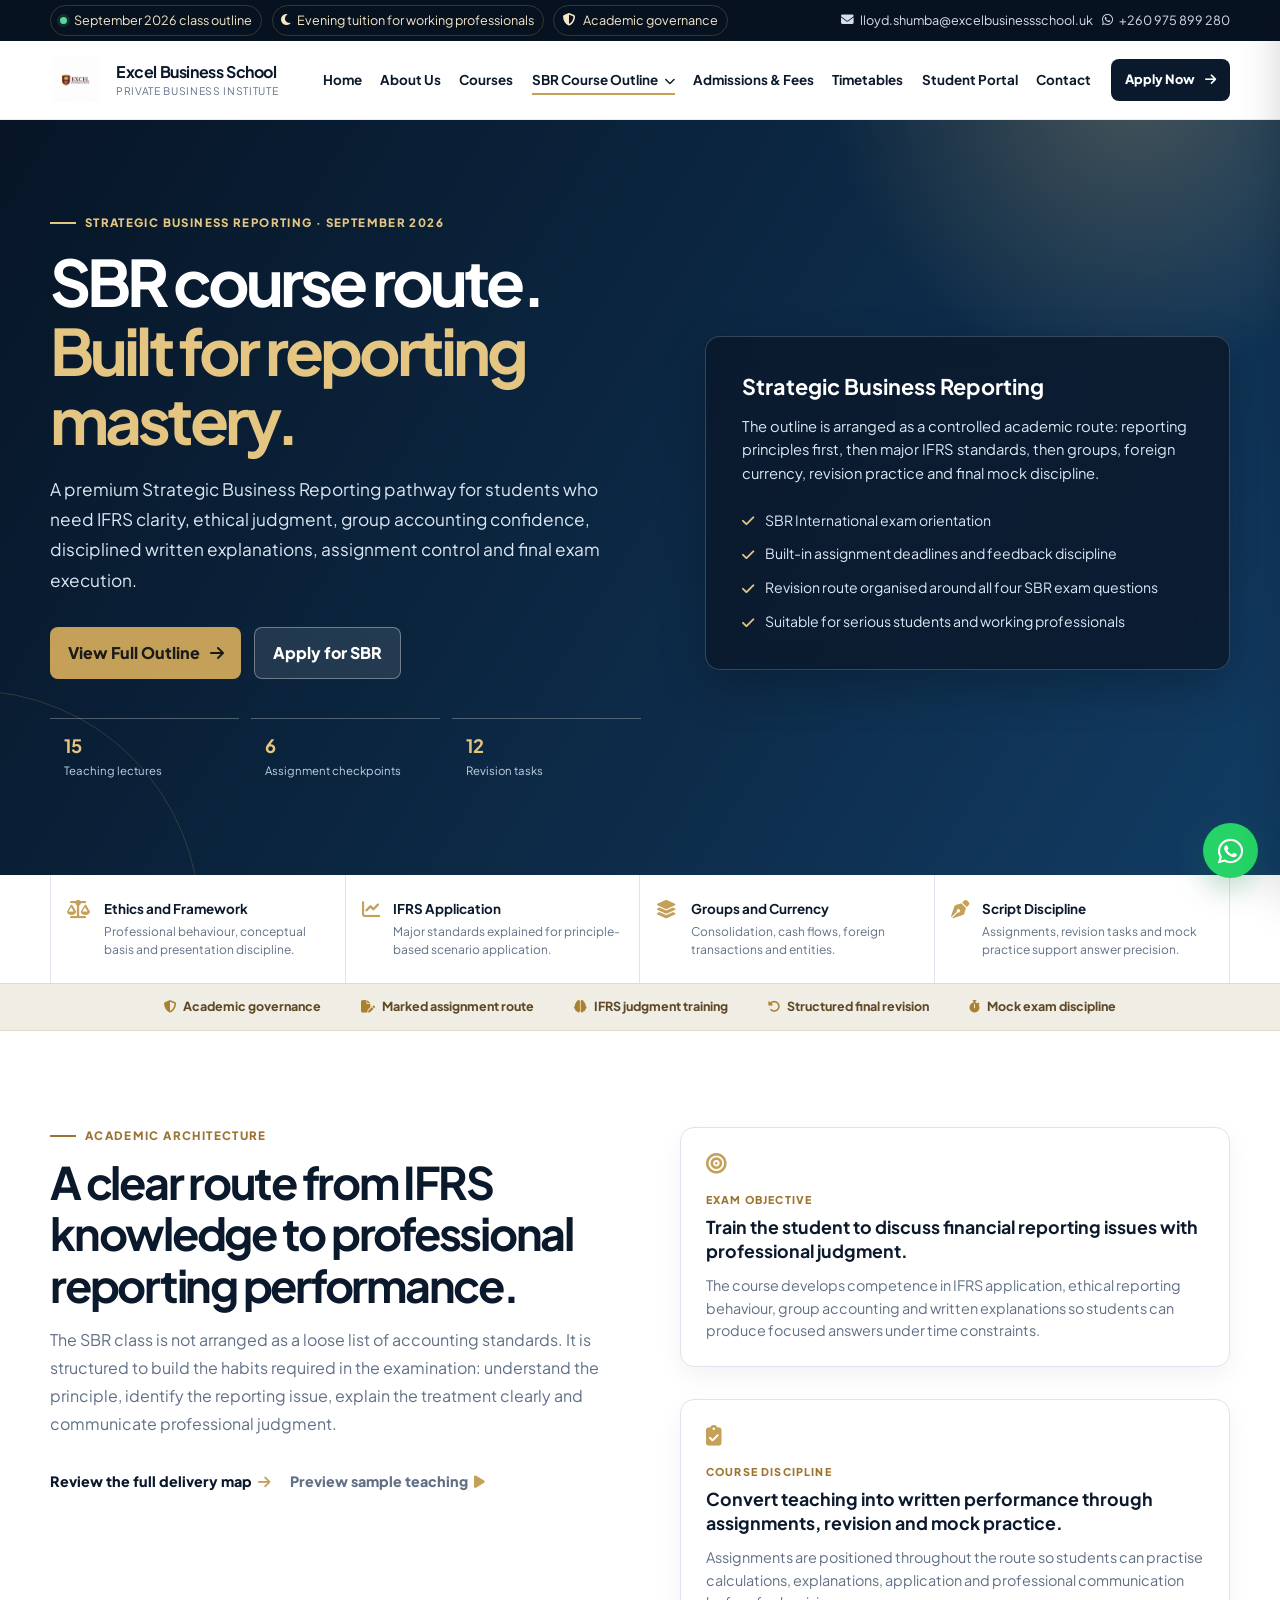
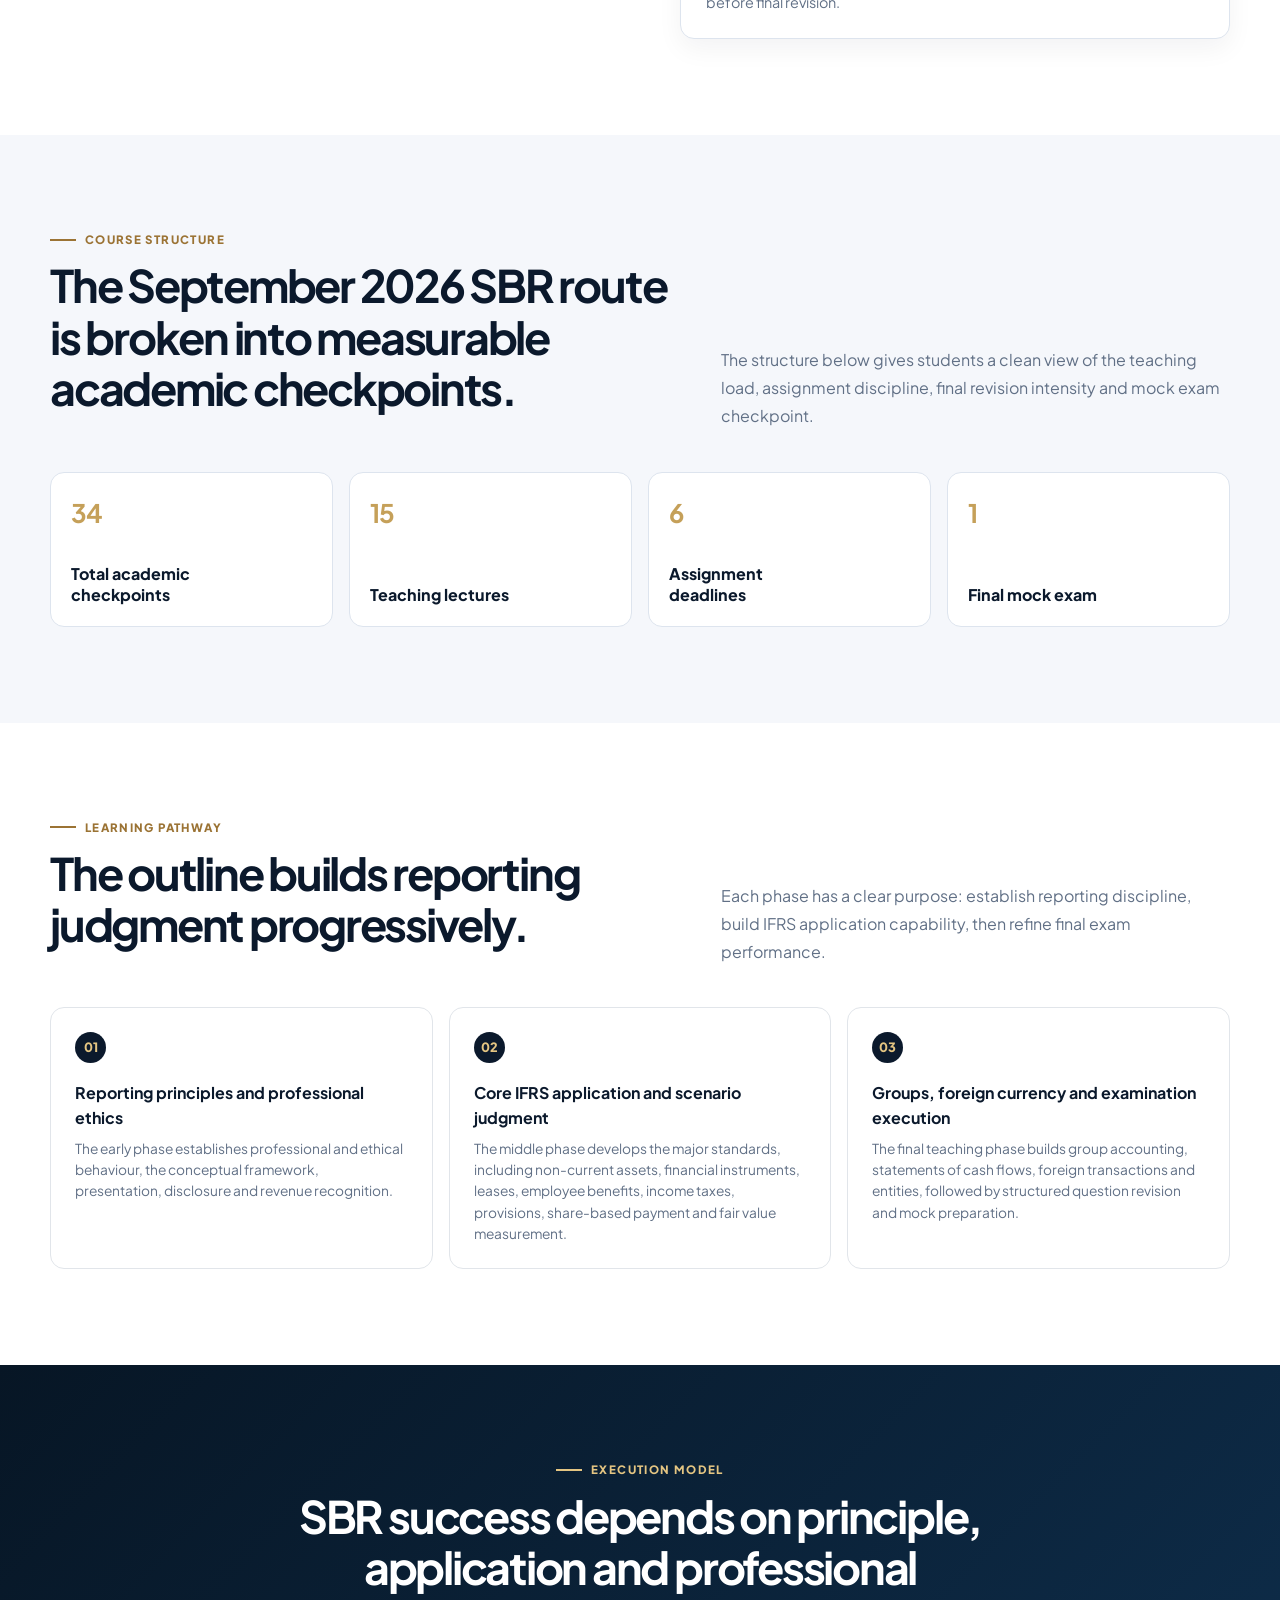
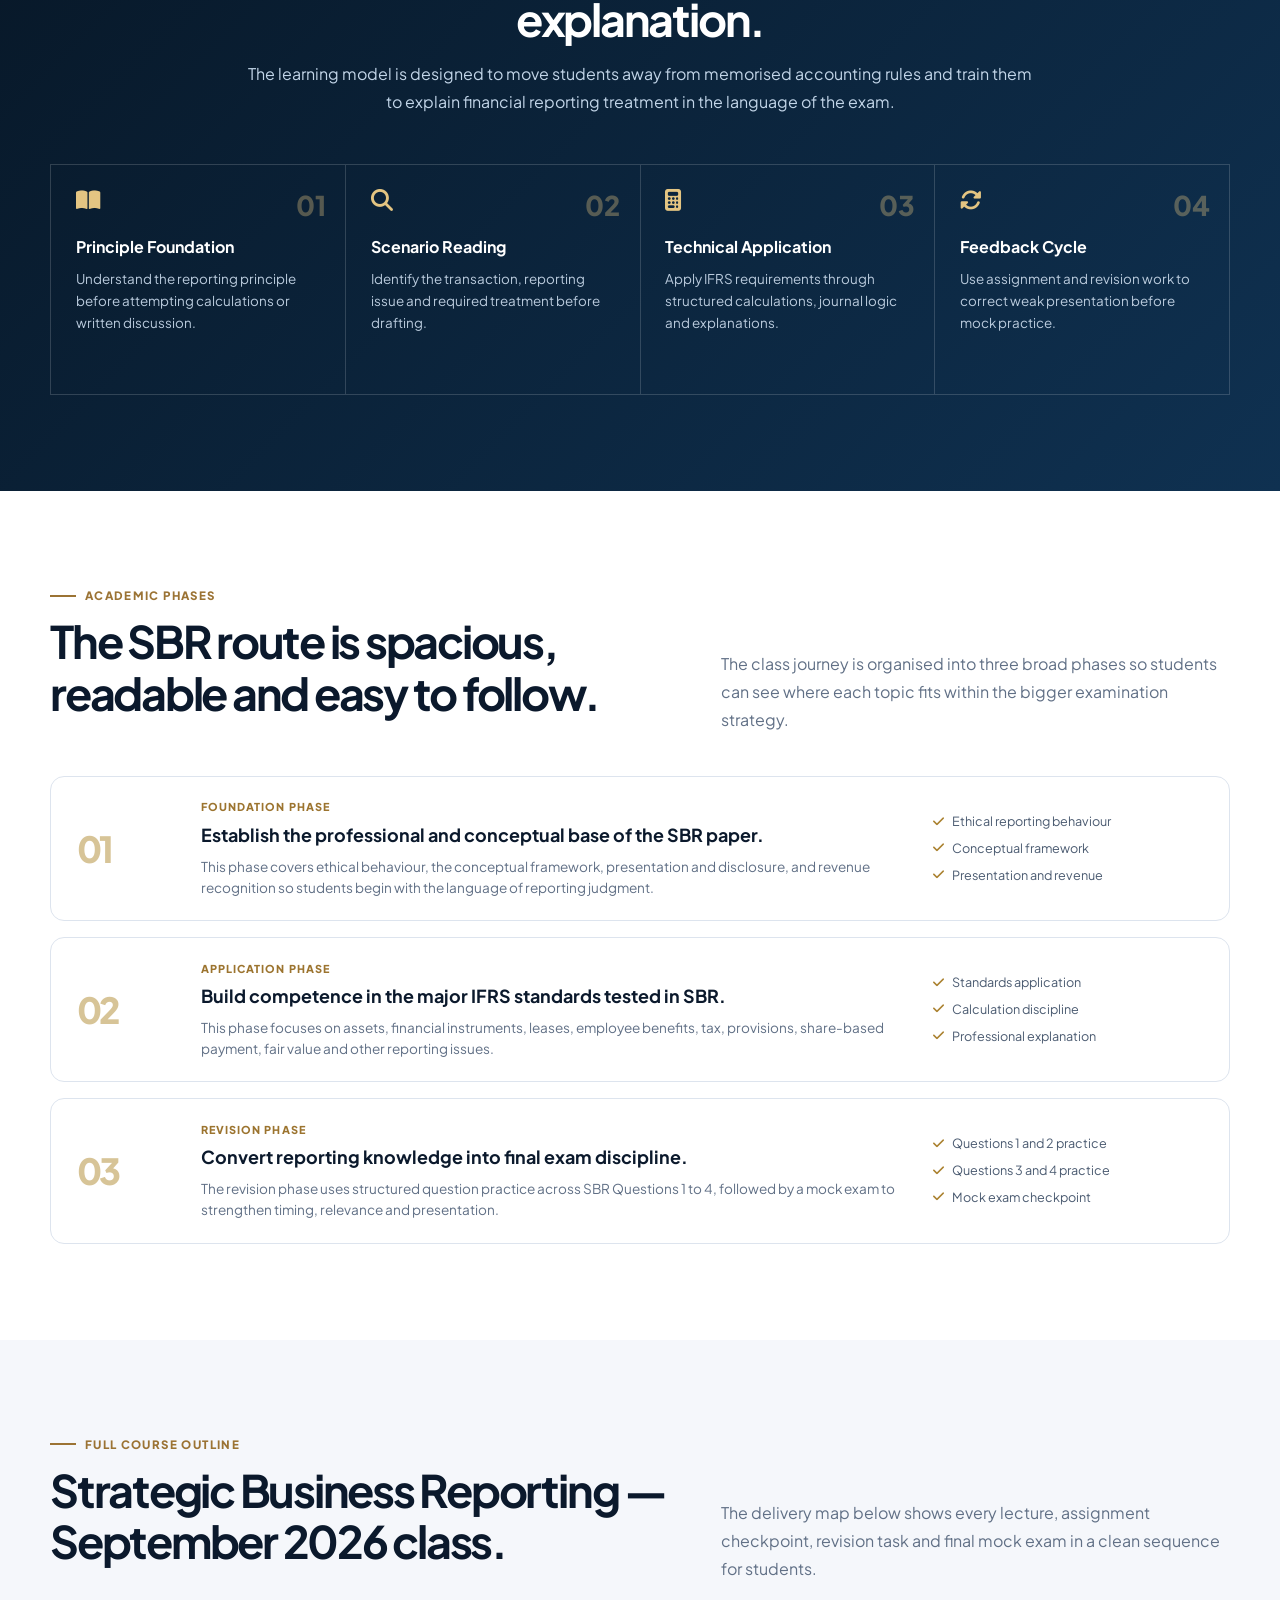
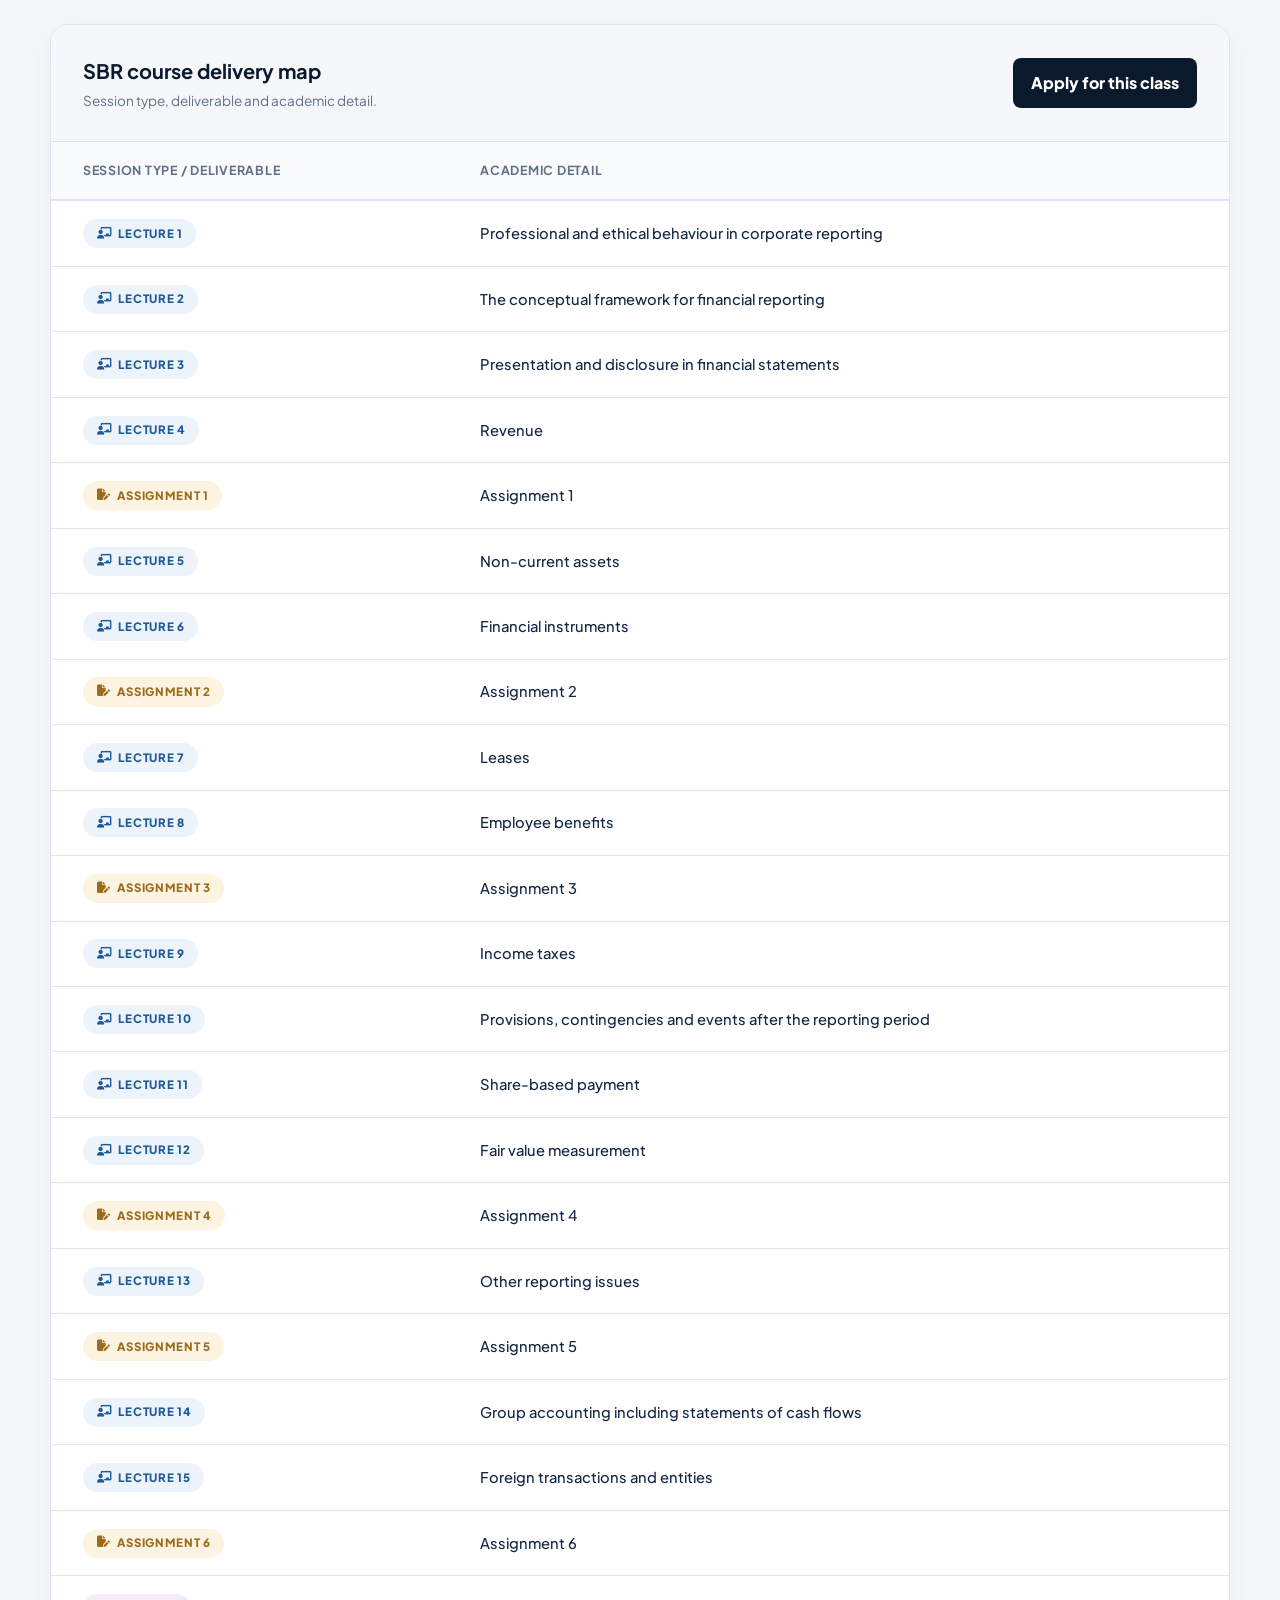
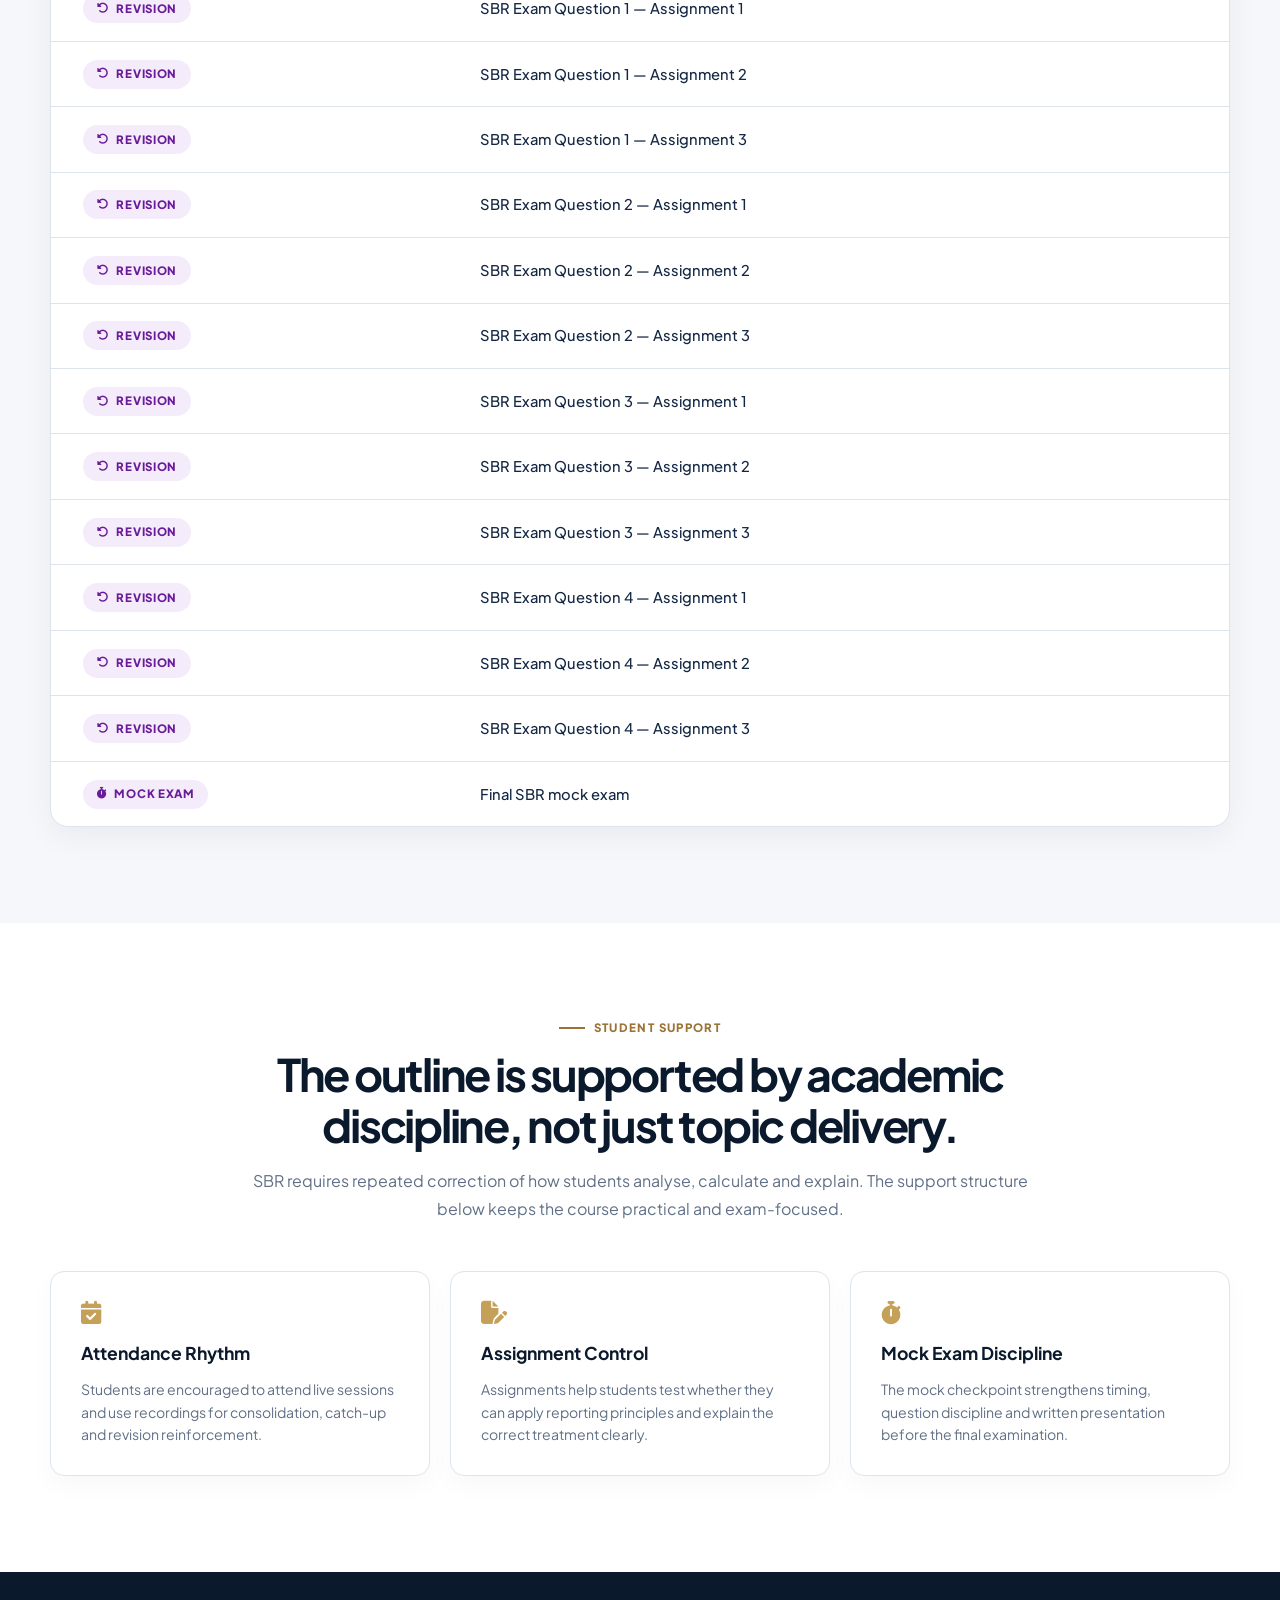
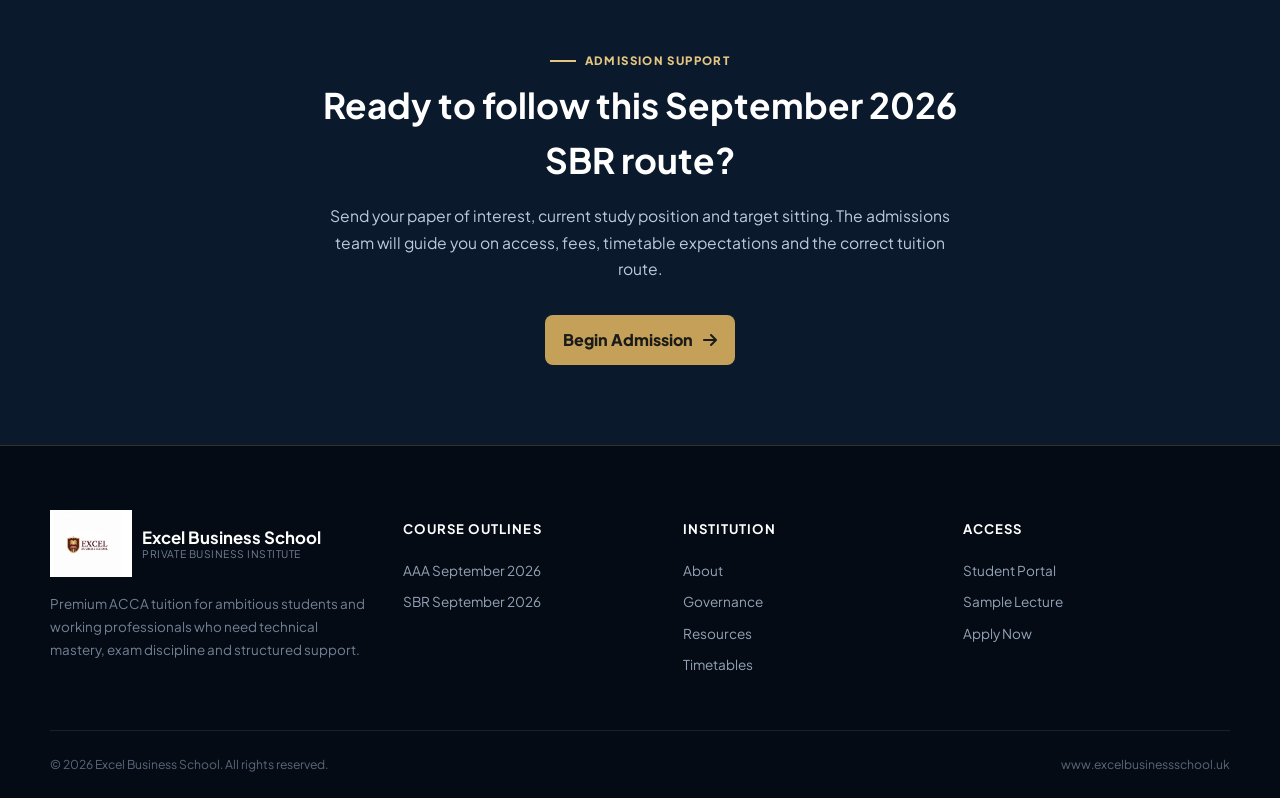
<file: sbr-course-outline.html>
<!DOCTYPE html>
<html lang="en">
<head>
  <meta charset="UTF-8" />
  <meta name="viewport" content="width=device-width, initial-scale=1.0" />

  <title>SBR Course Outline | December 2026 Class | Excel Business School</title>
  <meta
    name="description"
    content="Strategic Business Reporting September 2026 class outline for Excel Business School students. View the SBR teaching sequence, assignments, revision route, mock exam and academic expectations."
  />
  <meta name="theme-color" content="#02050d" />
  <meta name="robots" content="index, follow" />
  <meta name="author" content="Excel Business School" />
  <link rel="canonical" href="https://www.excelbusinessschool.uk/sbr-course-outline.html" />

  <meta property="og:type" content="website" />
  <meta property="og:title" content="SBR Course Outline | December 2026 Class | Excel Business School" />
  <meta
    property="og:description"
    content="A premium Strategic Business Reporting course outline showing the December 2026 teaching route, assignments, revision structure and mock exam."
  />
  <meta property="og:url" content="https://www.excelbusinessschool.uk/sbr-course-outline.html" />
  <meta property="og:image" content="https://www.excelbusinessschool.uk/excel-logo.png" />
  <meta property="og:site_name" content="Excel Business School" />

  <meta name="twitter:card" content="summary_large_image" />
  <meta name="twitter:title" content="SBR Course Outline | September 2026 Class" />
  <meta
    name="twitter:description"
    content="Strategic Business Reporting December 2026 class outline for Excel Business School students."
  />
  <meta name="twitter:image" content="https://www.excelbusinessschool.uk/excel-logo.png" />

  <link rel="icon" type="image/png" href="excel-logo.png" />
  <link rel="apple-touch-icon" href="excel-logo.png" />

  <link rel="preconnect" href="https://fonts.googleapis.com" />
  <link rel="preconnect" href="https://fonts.gstatic.com" crossorigin />
  <link rel="preconnect" href="https://cdnjs.cloudflare.com" />

  <link
    href="https://fonts.googleapis.com/css2?family=Plus+Jakarta+Sans:wght@400;500;600;700;800;900&display=swap"
    rel="stylesheet"
  />

  <link
    rel="stylesheet"
    href="https://cdnjs.cloudflare.com/ajax/libs/font-awesome/6.5.0/css/all.min.css"
  />

  <style>
    /* ==========================================================================
       Excel Business School - Master Embedded Stylesheet
       ========================================================================== */

    /* --- Custom Properties (Variables) --- */
    :root {
      --ink: #0b192c;
      --ink-2: #132744;
      --gold: #c5a059;
      --gold-light: #e4c582;
      --paper: #fff;
      --soft: #f5f7fb;
      --muted: #617086;
      --line: #dde4ee;
      --radius: 18px;
      --shadow: 0 20px 50px rgba(11, 25, 44, 0.13);
    }

    /* --- Base & Reset --- */
    * {
      box-sizing: border-box;
    }

    html {
      scroll-behavior: smooth;
      scroll-padding-top: 90px; 
    }

    body {
      margin: 0;
      color: var(--ink);
      background: var(--paper);
      font-family: 'Plus Jakarta Sans', ui-sans-serif, system-ui, -apple-system, sans-serif;
      line-height: 1.55;
      -webkit-font-smoothing: antialiased;
    }

    body.menu-open {
      overflow: hidden;
    }

    img {
      max-width: 100%;
      height: auto;
      display: block;
    }

    /* --- Typography & Links --- */
    h1, h2, h3, p {
      margin-top: 0;
    }

    a {
      color: inherit;
      text-decoration: none;
      transition: color 0.2s ease;
    }

    a:focus-visible, 
    button:focus-visible, 
    input:focus-visible, 
    select:focus-visible {
      outline: 2px solid var(--gold);
      outline-offset: 4px;
      border-radius: 4px;
    }

    button, input, select {
      font: inherit;
    }

    /* --- Layout Containers --- */
    .container {
      width: min(1180px, calc(100% - 3rem));
      margin-inline: auto;
    }

    .split-layout {
      display: grid;
      grid-template-columns: 1fr 1fr;
      gap: 5rem;
      align-items: start;
    }

    /* --- Topbar --- */
    .topbar {
      background: #071221;
      color: #d5deed;
      font-size: 0.79rem;
    }

    .topbar-inner {
      min-height: 41px;
      display: flex;
      align-items: center;
      justify-content: space-between;
      gap: 1rem;
    }

    .topbar-left, 
    .topbar-right {
      display: flex;
      align-items: center;
      gap: 0.6rem;
    }

    .topbar-right a {
      display: inline-flex;
      align-items: center;
      gap: 0.35rem;
    }

    .topbar-right a:hover {
      color: var(--gold-light);
    }

    .status-chip {
      display: inline-flex;
      align-items: center;
      gap: 0.42rem;
      padding: 0.3rem 0.55rem;
      border: 1px solid rgba(197, 160, 89, 0.25);
      border-radius: 999px;
      color: #f5e7c8;
      white-space: nowrap;
    }

    .live-dot {
      width: 0.48rem;
      height: 0.48rem;
      border-radius: 100%;
      display: inline-block;
      background: #52d99b;
      box-shadow: 0 0 0 3px rgba(82, 217, 155, 0.13);
      animation: pulse 1.8s infinite;
    }

    /* --- Navigation --- */
    .navbar {
      background: rgba(255, 255, 255, 0.96);
      border-bottom: 1px solid rgba(11, 25, 44, 0.09);
      position: sticky;
      top: 0;
      z-index: 100;
      backdrop-filter: blur(14px);
    }

    .nav-inner {
      min-height: 78px;
      display: flex;
      align-items: center;
      gap: 1.25rem;
    }

    .brand {
      display: flex;
      align-items: center;
      gap: 0.62rem;
      flex: 0 0 auto;
    }

    .brand-logo {
      width: 56px;
      height: 48px;
    }

    .brand-text {
      display: grid;
      line-height: 1.1;
    }

    .brand-text strong {
      font-size: 1rem;
      letter-spacing: -0.025em;
    }

    .brand-text span,
    .brand-text small {
      font-size: 0.65rem;
      letter-spacing: 0.065em;
      text-transform: uppercase;
      color: var(--muted);
      margin-top: 0.28rem;
    }

    .nav-links {
      margin-left: auto;
      display: flex;
      align-items: center;
      gap: 1.15rem;
      font-size: 0.84rem;
      font-weight: 700;
    }

    .nav-links > a {
      padding: 0.5rem 0;
      position: relative;
    }

    .nav-links > a::after {
      content: "";
      position: absolute;
      left: 0;
      right: 0;
      bottom: 0.22rem;
      height: 2px;
      background: var(--gold);
      transform: scaleX(0);
      transform-origin: left;
      transition: transform 0.22s ease;
    }

    .nav-links > a:hover::after, 
    .nav-links > a[aria-current=page]::after {
      transform: scaleX(1);
    }

    .nav-dropdown {
      position: relative;
    }

    .nav-dropdown-toggle {
      border: 0;
      background: transparent;
      color: var(--ink);
      font-weight: 700;
      padding: 0.5rem 0;
      cursor: pointer;
    }
    
    .nav-dropdown-toggle.nav-dropdown-current {
      position: relative;
    }
    
    .nav-dropdown-toggle.nav-dropdown-current::after {
      content: "";
      position: absolute;
      left: 0;
      right: 0;
      bottom: 0.22rem;
      height: 2px;
      background: var(--gold);
      transform: scaleX(1);
    }

    .nav-dropdown-toggle i {
      font-size: 0.7rem;
      margin-left: 0.24rem;
      transition: transform 0.2s ease;
    }

    .nav-dropdown-toggle[aria-expanded="true"] i {
      transform: rotate(180deg);
    }

    .nav-dropdown-menu {
      display: grid;
      gap: 0.1rem;
      position: absolute;
      left: 0;
      top: calc(100% + 0.8rem);
      width: 300px;
      padding: 0.55rem;
      background: #fff;
      border: 1px solid var(--line);
      border-radius: 12px;
      box-shadow: 0 18px 45px rgba(11, 25, 44, 0.17);
      opacity: 0;
      visibility: hidden;
      transform: translateY(-0.35rem);
      transition: opacity 0.18s ease, transform 0.18s ease, visibility 0.18s ease;
    }

    .nav-dropdown-toggle[aria-expanded="true"] + .nav-dropdown-menu {
      opacity: 1;
      visibility: visible;
      transform: translateY(0);
    }

    .nav-dropdown-menu a {
      padding: 0.7rem 0.75rem;
      border-radius: 8px;
    }

    .nav-dropdown-menu a:hover, 
    .nav-dropdown-menu a:focus {
      background: #f7f4ed;
    }

    .nav-dropdown-menu strong, 
    .nav-dropdown-menu span {
      display: block;
    }

    .nav-dropdown-menu strong {
      font-size: 0.82rem;
    }

    .nav-dropdown-menu span {
      font-size: 0.72rem;
      color: var(--muted);
      margin-top: 0.1rem;
    }

    /* --- Buttons & CTAs --- */
    .nav-cta, .btn {
      display: inline-flex;
      align-items: center;
      justify-content: center;
      gap: 0.6rem;
      border: 0;
      cursor: pointer;
      font-weight: 800;
      transition: transform 0.2s ease, box-shadow 0.2s ease, background 0.2s ease;
    }

    .nav-cta {
      padding: 0.67rem 0.88rem;
      border-radius: 8px;
      color: #fff;
      background: var(--ink);
      font-size: 0.8rem;
      white-space: nowrap;
    }

    .btn {
      min-height: 48px;
      padding: 0.8rem 1.12rem;
      border-radius: 8px;
    }

    .btn-primary {
      background: var(--gold);
      color: #1b1b19;
    }

    .btn-primary:hover {
      background: #dab66e;
      box-shadow: 0 8px 22px rgba(197, 160, 89, 0.2);
    }

    .btn-secondary {
      background: rgba(255, 255, 255, 0.1);
      color: #fff;
      border: 1px solid rgba(255, 255, 255, 0.35);
    }

    .btn-secondary:hover {
      background: rgba(255, 255, 255, 0.2);
    }
    
    .outline-toolbar .btn-secondary {
      background: var(--ink);
      color: #fff;
      border: none;
    }
    
    .outline-toolbar .btn-secondary:hover {
      background: var(--ink-2);
      transform: translateY(-2px);
    }

    .nav-cta:hover, .btn:hover {
      transform: translateY(-2px);
    }

    /* --- Mobile Menu --- */
    .menu-btn {
      display: none;
      margin-left: auto;
      width: 43px;
      height: 40px;
      border: 1px solid var(--line);
      border-radius: 8px;
      background: #fff;
      color: var(--ink);
      cursor: pointer;
    }

    .mobile-backdrop {
      position: fixed;
      z-index: 198;
      inset: 0;
      background: rgba(2, 9, 20, 0.58);
      opacity: 0;
      visibility: hidden;
      transition: opacity 0.25s ease, visibility 0.25s ease;
    }

    .mobile-backdrop.open {
      opacity: 1;
      visibility: visible;
    }

    .mobile-menu {
      position: fixed;
      z-index: 199;
      right: 0;
      top: 0;
      width: min(370px, 90vw);
      height: 100dvh;
      padding: 1.3rem;
      background: #fff;
      box-shadow: -12px 0 40px rgba(0, 0, 0, 0.16);
      transform: translateX(103%);
      transition: transform 0.3s ease;
      overflow: auto;
    }

    .mobile-menu.open {
      transform: translateX(0);
    }

    .mobile-head {
      display: flex;
      align-items: center;
      justify-content: space-between;
      padding-bottom: 1.2rem;
      border-bottom: 1px solid var(--line);
    }

    .mobile-head span, 
    .mobile-course-block > span {
      display: block;
      font-size: 0.68rem;
      letter-spacing: 0.12em;
      text-transform: uppercase;
      color: var(--gold);
      font-weight: 800;
    }

    .mobile-head strong {
      display: block;
      margin-top: 0.2rem;
    }

    .close-btn {
      border: 0;
      background: #f0f3f8;
      width: 38px;
      height: 38px;
      border-radius: 50%;
      cursor: pointer;
      transition: background 0.2s ease;
    }

    .close-btn:hover {
      background: #e2e8f0;
    }

    .mobile-links {
      display: grid;
      margin-top: 1rem;
    }

    .mobile-links > a, 
    .mobile-course-block a {
      display: flex;
      justify-content: space-between;
      align-items: center;
      padding: 1rem 0.1rem;
      border-bottom: 1px solid var(--line);
      font-weight: 700;
    }

    .mobile-links i {
      font-size: 0.75rem;
      color: var(--gold);
    }

    .mobile-course-block {
      padding: 1rem 0 0.3rem;
      border-bottom: 1px solid var(--line);
    }

    .mobile-course-block a {
      font-size: 0.86rem;
      padding: 0.7rem 0.1rem;
      border: 0;
    }

    .mobile-cta {
      padding: 0.9rem !important;
      margin-top: 1rem;
      border: 0 !important;
      border-radius: 8px;
      background: var(--ink);
      color: #fff !important;
      text-align: center;
      justify-content: center;
    }

    /* --- Hero Section --- */
    .hero {
      position: relative;
      overflow: hidden;
      isolation: isolate;
      background: linear-gradient(122deg, #071526 0%, #0d2c4a 62%, #123d65 100%);
      color: #fff;
      padding: 5.9rem 0 5.2rem;
    }

    .hero-shape {
      position: absolute;
      border-radius: 999px;
      z-index: -1;
      filter: blur(0.3px);
    }

    .hero-shape-one {
      width: 640px;
      height: 640px;
      right: -170px;
      top: -360px;
      background: radial-gradient(circle, rgba(230, 195, 126, 0.26), transparent 67%);
    }

    .hero-shape-two {
      width: 460px;
      height: 460px;
      left: -260px;
      bottom: -275px;
      border: 1px solid rgba(197, 160, 89, 0.22);
    }

    .hero-inner {
      display: grid;
      grid-template-columns: 1.06fr 0.94fr;
      align-items: center;
      gap: 4rem;
    }

    .eyebrow {
      display: flex;
      align-items: center;
      gap: 0.55rem;
      color: #9b7334;
      font-size: 0.72rem;
      font-weight: 850;
      letter-spacing: 0.12em;
      text-transform: uppercase;
    }

    .eyebrow > span {
      display: inline-block;
      width: 26px;
      height: 2px;
      background: currentColor;
    }

    .eyebrow.light {
      color: var(--gold-light);
    }

    .hero h1 {
      max-width: 700px;
      margin: 0.9rem 0 1.25rem;
      font-size: clamp(2.4rem, 5vw, 4.55rem);
      line-height: 1.08;
      letter-spacing: -0.06em;
    }
    
    .hero h1 span {
      display: block;
      color: var(--gold-light);
    }

    .hero-copy > p {
      max-width: 655px;
      margin-bottom: 2rem;
      color: #dce7f4;
      font-size: 1.08rem;
      line-height: 1.75;
    }

    .hero-actions {
      display: flex;
      flex-wrap: wrap;
      gap: 0.8rem;
    }

    .hero-metrics {
      display: grid;
      grid-template-columns: repeat(3, 1fr);
      gap: 0.75rem;
      margin-top: 2.4rem;
      max-width: 640px;
    }

    .hero-metrics div {
      padding: 0.85rem;
      border-top: 1px solid rgba(255, 255, 255, 0.28);
    }

    .hero-metrics strong, 
    .hero-metrics span {
      display: block;
    }

    .hero-metrics strong {
      font-size: 1.15rem;
      color: var(--gold-light);
    }

    .hero-metrics span {
      margin-top: 0.12rem;
      color: #c2d2e4;
      font-size: 0.71rem;
      line-height: 1.35;
    }

    .hero-panel {
      position: relative;
    }

    .panel-card {
      background: rgba(11, 25, 44, 0.84);
      box-shadow: 0 18px 45px rgba(0, 0, 0, 0.23);
      backdrop-filter: blur(16px);
      border: 1px solid rgba(255, 255, 255, 0.19);
      border-radius: 15px;
      padding: 2.25rem;
    }

    .panel-card h3 {
      font-size: 1.35rem;
      line-height: 1.3;
      margin: 0 0 0.85rem;
      color: #fff;
    }
    
    .panel-card p {
      color: #dce7f4;
      font-size: 0.92rem;
      line-height: 1.6;
      margin-bottom: 1.5rem;
    }
    
    .panel-list {
      list-style: none;
      padding: 0;
      margin: 0;
      display: grid;
      gap: 0.75rem;
      color: #dce7f4;
      font-size: 0.88rem;
    }
    
    .panel-list li {
      display: flex;
      gap: 0.65rem;
      align-items: flex-start;
    }
    
    .panel-list i {
      color: var(--gold-light);
      margin-top: 0.3rem;
    }

    /* --- Sections & Components --- */
    .section {
      padding: 6rem 0;
    }

    .section-soft {
      background: var(--soft);
    }

    .section-title {
      margin: 0.65rem 0 1rem;
      font-size: clamp(1.95rem, 3.5vw, 3.1rem);
      line-height: 1.15;
      letter-spacing: -0.05em;
    }

    .section-lead {
      color: var(--muted);
      font-size: 1rem;
      line-height: 1.75;
    }

    .split-layout > .reveal > .section-lead {
      max-width: 620px;
    }

    .center-head {
      max-width: 800px;
      margin: 0 auto 3rem;
      text-align: center;
    }

    .center-head .eyebrow {
      justify-content: center;
    }

    .center-head .section-lead {
      margin: 0 auto;
    }

    .section-head {
      display: grid;
      grid-template-columns: 1.1fr 0.9fr;
      align-items: end;
      gap: 3rem;
      margin-bottom: 2.6rem;
    }

    .section-head .section-lead {
      margin: 0;
    }

    /* --- Signal Strip --- */
    .signal-strip {
      background: #fff;
      position: relative;
      z-index: 2;
    }

    .signal-grid {
      display: grid;
      grid-template-columns: repeat(4, 1fr);
      border-inline: 1px solid var(--line);
    }

    .signal-card {
      display: flex;
      gap: 0.85rem;
      padding: 1.5rem 1rem;
      border-right: 1px solid var(--line);
    }

    .signal-card:last-child {
      border-right: 0;
    }

    .signal-card > i {
      font-size: 1.15rem;
      color: var(--gold);
      margin-top: 0.12rem;
    }

    .signal-card strong {
      display: block;
      font-size: 0.84rem;
      margin: 0 0 0.2rem;
    }

    .signal-card span {
      display: block;
      font-size: 0.75rem;
      line-height: 1.5;
      color: var(--muted);
      margin: 0;
    }

    /* --- Prestige Band --- */
    .prestige-band {
      overflow: hidden;
      background: #f0ede5;
      border-block: 1px solid #e2d9c8;
    }

    .prestige-track {
      display: flex;
      justify-content: center;
      gap: 2.5rem;
      width: max-content;
      min-width: 100%;
      padding: 0.85rem 1.5rem;
      color: #5e4a27;
      font-size: 0.78rem;
      font-weight: 750;
      white-space: nowrap;
    }

    .prestige-track span {
      display: inline-flex;
      gap: 0.45rem;
      align-items: center;
    }

    .prestige-track i {
      color: #aa812f;
    }

    /* --- Text Links --- */
    .intro-actions {
      display: flex;
      gap: 1.25rem;
      margin-top: 2rem;
    }

    .text-link {
      color: var(--ink);
      font-size: 0.89rem;
      font-weight: 800;
    }

    .text-link i {
      color: var(--gold);
      margin-left: 0.2rem;
    }

    .text-link.muted {
      color: var(--muted);
    }

    /* --- Mission & Governance Grids --- */
    .mission-grid {
      display: grid;
      gap: 1rem;
    }

    .mission-card {
      background: #fff;
      border: 1px solid var(--line);
      border-radius: 14px;
      padding: 1.55rem;
      box-shadow: 0 10px 26px rgba(11, 25, 44, 0.05);
    }

    .mission-card + .mission-card {
      margin-top: 1rem;
    }

    .mission-card > i {
      color: var(--gold);
      font-size: 1.3rem;
    }

    .mission-card small {
      display: block;
      margin-top: 0.9rem;
      color: #9c742f;
      text-transform: uppercase;
      letter-spacing: 0.11em;
      font-size: 0.67rem;
      font-weight: 850;
    }

    .mission-card h3 {
      margin: 0.45rem 0 0.65rem;
      line-height: 1.35;
      font-size: 1.11rem;
    }

    .mission-card p {
      color: var(--muted);
      font-size: 0.9rem;
      margin: 0;
    }
    
    .governance-grid {
      display: grid;
      grid-template-columns: repeat(3, 1fr);
      gap: 1.25rem;
    }
    
    .governance-card {
      background: #fff;
      border: 1px solid var(--line);
      border-radius: 14px;
      padding: 1.85rem;
      box-shadow: 0 10px 26px rgba(11, 25, 44, 0.03);
    }
    
    .governance-card i {
      color: var(--gold);
      font-size: 1.45rem;
      margin-bottom: 1rem;
    }
    
    .governance-card h3 {
      font-size: 1.1rem;
      margin: 0 0 0.65rem;
    }
    
    .governance-card p {
      font-size: 0.88rem;
      color: var(--muted);
      margin: 0;
      line-height: 1.6;
    }

    /* --- Metrics Grid --- */
    .metrics-grid {
      display: grid;
      grid-template-columns: repeat(4, 1fr);
      gap: 1rem;
    }

    .metric-card {
      min-height: 155px;
      background: #fff;
      border: 1px solid var(--line);
      border-radius: 14px;
      padding: 1.25rem;
      display: flex;
      flex-direction: column;
      justify-content: space-between;
    }

    .metric-card strong {
      color: var(--gold);
      font-size: 1.6rem;
      letter-spacing: -0.05em;
    }

    .metric-card span {
      max-width: 150px;
      font-weight: 750;
      line-height: 1.3;
    }

    /* --- Methodology Section --- */
    .methodology-section {
      background: linear-gradient(135deg, #071625, #0f3151);
      color: #fff;
    }

    .methodology-section .section-lead {
      color: #c2d5e8;
    }

    .method-grid {
      display: grid;
      grid-template-columns: repeat(4, 1fr);
      border-top: 1px solid rgba(255, 255, 255, 0.16);
      border-left: 1px solid rgba(255, 255, 255, 0.16);
    }

    .method-card {
      position: relative;
      min-height: 230px;
      padding: 1.55rem;
      border-right: 1px solid rgba(255, 255, 255, 0.16);
      border-bottom: 1px solid rgba(255, 255, 255, 0.16);
    }

    .method-card > span {
      position: absolute;
      right: 1.2rem;
      top: 1.15rem;
      color: rgba(228, 197, 130, 0.35);
      font-size: 1.7rem;
      font-weight: 800;
    }

    .method-card > i {
      font-size: 1.35rem;
      color: var(--gold-light);
    }

    .method-card h3 {
      margin: 1.25rem 0 0.5rem;
      font-size: 1rem;
    }

    .method-card p {
      color: #bacbdd;
      font-size: 0.84rem;
      line-height: 1.65;
      margin: 0;
    }

    /* --- Phase Stack (Learning Rhythm) --- */
    .phase-stack {
      display: grid;
      gap: 1rem;
    }

    .phase-card {
      display: grid;
      grid-template-columns: 100px 1fr 270px;
      align-items: center;
      gap: 1.5rem;
      padding: 1.4rem 1.6rem;
      border: 1px solid var(--line);
      border-radius: 14px;
      background: #fff;
      transition: box-shadow 0.2s ease;
    }

    .phase-card:hover {
      box-shadow: var(--shadow);
    }

    .phase-number {
      font-size: 2.25rem;
      color: #d7c497;
      font-weight: 850;
      letter-spacing: -0.08em;
    }

    .phase-label {
      color: #9c742f;
      font-size: 0.68rem;
      font-weight: 850;
      letter-spacing: 0.1em;
      text-transform: uppercase;
    }

    .phase-content h3 {
      margin: 0.28rem 0 0.45rem;
      font-size: 1.12rem;
    }

    .phase-content p {
      margin: 0;
      color: var(--muted);
      font-size: 0.85rem;
    }

    .phase-list {
      display: grid;
      gap: 0.45rem;
      padding: 0;
      margin: 0;
      list-style: none;
      color: #4b5b71;
      font-size: 0.79rem;
    }

    .phase-list li {
      display: flex;
      align-items: center;
      gap: 0.5rem;
    }

    .phase-list i {
      color: #aa812f;
    }

    /* --- Pathway Grids --- */
    .pathway-grid {
      display: grid;
      grid-template-columns: repeat(3, 1fr);
      gap: 1rem;
      counter-reset: path;
    }

    .path-card {
      padding: 1.5rem;
      border-radius: 14px;
      border: 1px solid #e1e5ea;
      background: #fff;
    }

    .path-card > span {
      display: inline-flex;
      align-items: center;
      justify-content: center;
      width: 31px;
      height: 31px;
      border-radius: 50%;
      background: var(--ink);
      color: var(--gold-light);
      font-size: 0.8rem;
      font-weight: 850;
    }

    .path-card h3 {
      margin: 1.1rem 0 0.45rem;
      font-size: 1rem;
    }

    .path-card p {
      margin: 0;
      color: var(--muted);
      font-size: 0.86rem;
    }

    /* --- Course Outline Table Components --- */
    .outline-shell {
      background: #fff;
      border: 1px solid var(--line);
      border-radius: var(--radius);
      overflow: hidden;
      box-shadow: 0 10px 30px rgba(11, 25, 44, 0.05);
    }

    .outline-toolbar {
      display: flex;
      justify-content: space-between;
      align-items: center;
      padding: 1.85rem 2rem;
      background: var(--soft);
      border-bottom: 1px solid var(--line);
    }
    
    .outline-toolbar h2 {
      margin: 0 0 0.25rem;
      font-size: 1.25rem;
    }
    
    .outline-toolbar p {
      margin: 0;
      font-size: 0.85rem;
      color: var(--muted);
    }

    .outline-table {
      width: 100%;
      border-collapse: collapse;
      text-align: left;
    }
    
    .outline-table th {
      background: #f8fafc;
      padding: 1.2rem 2rem;
      font-size: 0.78rem;
      text-transform: uppercase;
      letter-spacing: 0.06em;
      color: var(--muted);
      border-bottom: 2px solid var(--line);
    }
    
    .outline-table td {
      padding: 1.1rem 2rem;
      border-bottom: 1px solid var(--line);
      vertical-align: middle;
    }
    
    .outline-table tr:last-child td {
      border-bottom: none;
    }
    
    .outline-table tr:hover td {
      background: #fcfdfe;
    }

    .type-pill {
      display: inline-flex;
      align-items: center;
      gap: 0.45rem;
      padding: 0.35rem 0.85rem;
      border-radius: 999px;
      font-size: 0.72rem;
      font-weight: 800;
      text-transform: uppercase;
      letter-spacing: 0.06em;
      white-space: nowrap;
    }
    
    .type-pill.lecture {
      background: #edf3fa;
      color: #1e5a99;
    }
    
    .type-pill.assignment {
      background: #fdf3e1;
      color: #9c6c1c;
    }
    
    .type-pill.revision,
    .type-pill.mock {
      background: #f4ecfa;
      color: #6a1b9a;
    }

    .detail-cell {
      font-size: 0.92rem;
      font-weight: 500;
      color: var(--ink-2);
    }

    /* --- CTA Band --- */
    .cta-band {
      background: var(--ink);
      color: #fff;
      padding: 5rem 0;
      text-align: center;
    }
    
    .cta-layout {
      display: flex;
      flex-direction: column;
      align-items: center;
      gap: 2rem;
      max-width: 650px;
      margin: 0 auto;
    }
    
    .cta-layout .eyebrow {
      justify-content: center;
    }
    
    .cta-layout h2 {
      color: #fff;
      font-size: clamp(1.8rem, 3vw, 2.2rem);
      margin: 0.5rem 0 1rem;
    }
    
    .cta-layout p {
      color: #bacbdd;
      font-size: 0.98rem;
      line-height: 1.7;
      margin: 0;
    }

    /* --- Footer --- */
    .footer {
      background: #050b14;
      color: #94a3b8;
      padding: 4rem 0 1.5rem;
      border-top: 1px solid rgba(197, 160, 89, 0.25);
    }

    .footer-grid {
      display: grid;
      grid-template-columns: 1.3fr 1fr 1fr 1.1fr;
      gap: 2.3rem;
      padding-bottom: 2.8rem;
    }

    .footer-brand {
      display: flex;
      align-items: center;
      gap: 0.65rem;
      margin-bottom: 1rem;
      color: #fff;
    }
    
    .footer-brand span {
      display: grid;
      line-height: 1.2;
    }

    .footer-brand strong {
      font-size: 1.05rem;
    }
    
    .footer-brand em {
      font-size: 0.65rem;
      letter-spacing: 0.05em;
      text-transform: uppercase;
      font-style: normal;
      color: #718197;
    }

    .footer-grid > div > p {
      max-width: 370px;
      margin: 0;
      color: #718197;
      font-size: 0.84rem;
      line-height: 1.7;
    }

    .footer-grid h3 {
      color: #fff;
      font-size: 0.82rem;
      text-transform: uppercase;
      letter-spacing: 0.08em;
      margin: 0.55rem 0 1.25rem;
    }

    .footer-grid a:not(.footer-brand) {
      display: block;
      margin-bottom: 0.65rem;
      font-size: 0.85rem;
      transition: color 0.2s ease;
    }

    .footer-grid a:not(.footer-brand):hover {
      color: var(--gold-light);
    }

    .footer-bottom {
      display: flex;
      justify-content: space-between;
      gap: 1rem;
      padding-top: 1.5rem;
      border-top: 1px solid rgba(255, 255, 255, 0.09);
      color: #59687b;
      font-size: 0.76rem;
    }

    /* --- Floating Actions --- */
    .whatsapp-float {
      position: fixed;
      z-index: 90;
      right: 1.35rem;
      bottom: 1.35rem;
      display: inline-flex;
      align-items: center;
      justify-content: center;
      width: 55px;
      height: 55px;
      border-radius: 999px;
      background: #25d366;
      color: #fff;
      font-size: 1.8rem;
      box-shadow: 0 10px 30px rgba(16, 112, 58, 0.3);
      transition: transform 0.2s ease;
    }

    .whatsapp-float:hover {
      transform: translateY(-3px);
    }

    /* --- Reveal Animations --- */
    .reveal {
      opacity: 0;
      transform: translateY(16px);
      transition: opacity 0.65s ease, transform 0.65s ease;
    }

    .reveal.in-view {
      opacity: 1;
      transform: none;
    }

    @keyframes pulse {
      50% { box-shadow: 0 0 0 6px rgba(82, 217, 155, 0); }
    }

    /* ==========================================================================
       Media Queries & Responsive Logic
       ========================================================================== */

    @media (prefers-reduced-motion: reduce) {
      html { scroll-behavior: auto; }
      *, *::before, *::after {
        animation-duration: 0.01ms !important;
        animation-iteration-count: 1 !important;
        transition-duration: 0.01ms !important;
      }
      .reveal { opacity: 1; transform: none; }
    }

    @media (max-width: 1120px) {
      .nav-links { gap: 0.75rem; font-size: 0.77rem; }
      .nav-cta { font-size: 0.75rem; }
      .hero-inner { gap: 2.5rem; }
      .split-layout { gap: 3rem; }
      .footer-grid { grid-template-columns: repeat(2, 1fr); }
    }

    @media (max-width: 930px) {
      .topbar-right span { display: none; }
      .nav-links, .nav-cta { display: none; }
      .menu-btn { display: block; }
      
      .hero { padding-top: 4.5rem; }
      .hero-inner { grid-template-columns: 1fr; }
      .hero-copy { max-width: 720px; }
      
      .signal-grid { grid-template-columns: 1fr 1fr; }
      .signal-card:nth-child(2) { border-right: 0; }
      .signal-card:nth-child(-n+2) { border-bottom: 1px solid var(--line); }
      
      .metrics-grid, 
      .governance-grid { grid-template-columns: 1fr 1fr; }
      
      .method-grid { grid-template-columns: 1fr 1fr; }
      .phase-card { grid-template-columns: 70px 1fr; }
      .phase-list { grid-column: 2; grid-template-columns: repeat(3, 1fr); }
      
      .section-head { grid-template-columns: 1fr; gap: 0.3rem; }
      .section { padding: 4.6rem 0; }
    }

    @media (max-width: 768px) {
      .outline-toolbar {
        flex-direction: column;
        align-items: flex-start;
        gap: 1.25rem;
        padding: 1.5rem;
      }
      
      .outline-table thead {
        display: none;
      }
      
      .outline-table tr {
        display: block;
        padding: 1rem 1.5rem;
        border-bottom: 1px solid var(--line);
      }
      
      .outline-table td {
        display: block;
        padding: 0 0 0.65rem 0;
        border: none;
      }
      
      .outline-table tr:hover td {
        background: transparent;
      }
      
      .outline-table td::before {
        content: attr(data-label);
        display: block;
        font-size: 0.65rem;
        text-transform: uppercase;
        color: var(--muted);
        font-weight: 700;
        margin-bottom: 0.35rem;
      }
    }

    @media (max-width: 620px) {
      .container { width: min(100% - 2rem, 1180px); }
      .topbar-inner { min-height: 36px; }
      .topbar-left .status-chip:nth-child(2), 
      .topbar-left .status-chip:nth-child(3) { display: none; }
      .topbar-right { margin-left: auto; }
      
      .hero { padding: 3.8rem 0 4rem; }
      .hero h1 { font-size: clamp(2.25rem, 11vw, 3.35rem); }
      .hero-copy > p { font-size: 0.98rem; }
      .hero-metrics { gap: 0.35rem; }
      .hero-metrics div { padding: 0.65rem 0.35rem; }
      .hero-metrics strong { font-size: 1rem; }
      .hero-metrics span { font-size: 0.62rem; }
      
      .panel-card { padding: 1.5rem; }
      
      .signal-grid, 
      .metrics-grid,
      .governance-grid, 
      .pathway-grid, 
      .footer-grid { grid-template-columns: 1fr; }
      
      .signal-card, 
      .signal-card:nth-child(2) { border-right: 0; border-bottom: 1px solid var(--line); }
      .signal-card:last-child { border-bottom: 0; }
      
      .split-layout { grid-template-columns: 1fr; gap: 2rem; }
      .section-title { font-size: 2rem; }
      .center-head, .section-head { margin-bottom: 2rem; }
      
      .method-grid { grid-template-columns: 1fr; }
      .method-card { min-height: 0; }
      
      .phase-card { grid-template-columns: 1fr; gap: 0.8rem; padding: 1.35rem; }
      .phase-list { grid-column: auto; grid-template-columns: 1fr; }
      .phase-number { font-size: 1.8rem; }
      
      .footer-bottom { display: grid; gap: 0.35rem; }
      
      .prestige-track { justify-content: flex-start; animation: marquee 26s linear infinite; }
      
      .outline-toolbar { padding: 1.25rem; }
      .outline-table tr { padding: 1rem 1.25rem; }
    }
    
    @keyframes marquee {
      to { transform: translateX(-25%); }
    }
  </style>

  <script type="application/ld+json">
    {
      "@context": "https://schema.org",
      "@type": "Course",
      "name": "Strategic Business Reporting September 2026 Class",
      "description": "A structured SBR course route covering corporate reporting ethics, the conceptual framework, IFRS application, group accounting, foreign currency, revision practice and a mock exam.",
      "provider": {
        "@type": "EducationalOrganization",
        "name": "Excel Business School",
        "url": "https://www.excelbusinessschool.uk/",
        "logo": "https://www.excelbusinessschool.uk/excel-logo.png"
      },
      "courseCode": "SBR",
      "educationalCredentialAwarded": "ACCA professional exam preparation",
      "url": "https://www.excelbusinessschool.uk/sbr-course-outline.html"
    }
  </script>
</head>

<body>
  <a
    href="https://wa.me/260975899280"
    target="_blank"
    rel="noopener"
    aria-label="Contact Excel Business School on WhatsApp"
    class="whatsapp-float"
  >
    <i class="fab fa-whatsapp" aria-hidden="true"></i>
  </a>

  <header class="topbar" aria-label="Institutional contact bar">
    <div class="container topbar-inner">
      <div class="topbar-left">
        <span class="status-chip"><span class="live-dot" aria-hidden="true"></span> September 2026 class outline</span>
        <span class="status-chip"><i class="fas fa-moon" aria-hidden="true"></i> Evening tuition for working professionals</span>
        <span class="status-chip"><i class="fas fa-shield-halved" aria-hidden="true"></i> Academic governance</span>
      </div>

      <div class="topbar-right">
        <a href="mailto:lloyd.shumba@excelbusinessschool.uk">
          <i class="fa-solid fa-envelope" aria-hidden="true"></i> lloyd.shumba@excelbusinessschool.uk
        </a>
        <a href="https://wa.me/260975899280" target="_blank" rel="noopener">
          <i class="fab fa-whatsapp" aria-hidden="true"></i> +260 975 899 280
        </a>
      </div>
    </div>
  </header>

  <nav class="navbar" aria-label="Primary navigation">
    <div class="container nav-inner">
      <a href="index.html" class="brand" aria-label="Excel Business School Home">
        <span class="brand-logo">
          <img src="excel-logo.png" width="82" height="58" alt="Excel Business School" />
        </span>
        <span class="brand-text">
          <strong>Excel Business School</strong>
          <span>Private Business Institute</span>
        </span>
      </a>

      <div class="nav-links" aria-label="Main navigation">
        <a href="index.html#home">Home</a>
        <a href="index.html#about">About Us</a>
        <a href="index.html#courses">Courses</a>

        <div class="nav-dropdown">
          <button
            class="nav-dropdown-toggle nav-dropdown-current"
            type="button"
            aria-haspopup="true"
            aria-expanded="false"
            aria-label="Open course outline menu"
          >
            SBR Course Outline <i class="fas fa-chevron-down" aria-hidden="true"></i>
          </button>

          <div class="nav-dropdown-menu" role="menu" aria-label="September 2026 course outlines">
            <a href="sbr-course-outline.html" role="menuitem" aria-current="page">
              <strong>SBR Course Outline</strong>
              <span>Strategic Business Reporting · September 2026</span>
            </a>
            <a href="aaa-course-outline.html" role="menuitem">
              <strong>AAA Course Outline</strong>
              <span>Advanced Audit and Assurance · September 2026</span>
            </a>
          </div>
        </div>

        <a href="index.html#admissions">Admissions &amp; Fees</a>
        <a href="timetables.html">Timetables</a>
        <a href="portal.html">Student Portal</a>
        <a href="index.html#contact">Contact</a>
      </div>

      <a
        href="https://forms.cloud.microsoft/r/p2SFWwXme2"
        target="_blank"
        rel="noopener"
        class="nav-cta"
      >
        Apply Now <i class="fas fa-arrow-right" aria-hidden="true"></i>
      </a>

      <button
        class="menu-btn"
        id="menuBtn"
        type="button"
        aria-label="Open menu"
        aria-controls="mobileMenu"
        aria-expanded="false"
      >
        <i class="fas fa-bars" aria-hidden="true"></i>
      </button>
    </div>
  </nav>

  <div class="mobile-backdrop" id="mobileBackdrop" aria-hidden="true"></div>

  <aside class="mobile-menu" id="mobileMenu" aria-hidden="true" aria-label="Mobile navigation">
    <div class="mobile-head">
      <div>
        <span>Navigation</span>
        <strong>Excel Business School</strong>
      </div>
      <button class="close-btn" id="closeBtn" type="button" aria-label="Close menu">
        <i class="fas fa-times" aria-hidden="true"></i>
      </button>
    </div>

    <div class="mobile-links">
      <a href="index.html#home">Home <i class="fas fa-arrow-right" aria-hidden="true"></i></a>
      <a href="index.html#about">About Us <i class="fas fa-arrow-right" aria-hidden="true"></i></a>
      <a href="index.html#courses">Courses <i class="fas fa-arrow-right" aria-hidden="true"></i></a>

      <div class="mobile-course-block">
        <span>Course Outlines</span>
        <a href="sbr-course-outline.html" aria-current="page">
          SBR Course Outline <i class="fas fa-arrow-right" aria-hidden="true"></i>
        </a>
        <a href="aaa-course-outline.html">
          AAA Course Outline <i class="fas fa-arrow-right" aria-hidden="true"></i>
        </a>
      </div>

      <a href="index.html#admissions">Admissions &amp; Fees <i class="fas fa-arrow-right" aria-hidden="true"></i></a>
      <a href="timetables.html">Timetables <i class="fas fa-calendar-alt" aria-hidden="true"></i></a>
      <a href="portal.html">Student Portal <i class="fas fa-user-graduate" aria-hidden="true"></i></a>
      <a href="index.html#contact">Contact <i class="fas fa-arrow-right" aria-hidden="true"></i></a>
      <a
        href="https://forms.cloud.microsoft/r/p2SFWwXme2"
        target="_blank"
        rel="noopener"
        class="mobile-cta"
      >
        Apply Now
      </a>
    </div>
  </aside>

  <main>
    <section class="hero" id="top">
      <div class="hero-shape hero-shape-one" aria-hidden="true"></div>
      <div class="hero-shape hero-shape-two" aria-hidden="true"></div>

      <div class="container hero-inner">
        <div class="hero-copy reveal">
          <div class="eyebrow light"><span></span> Strategic Business Reporting · September 2026</div>
          <h1>SBR course route. <span>Built for reporting mastery.</span></h1>
          <p>
            A premium Strategic Business Reporting pathway for students who need IFRS clarity, ethical judgment, group accounting confidence, disciplined written explanations, assignment control and final exam execution.
          </p>

          <div class="hero-actions">
            <a href="#outline" class="btn btn-primary">
              View Full Outline <i class="fas fa-arrow-right" aria-hidden="true"></i>
            </a>
            <a
              href="https://forms.cloud.microsoft/r/p2SFWwXme2"
              target="_blank"
              rel="noopener"
              class="btn btn-secondary"
            >
              Apply for SBR
            </a>
          </div>

          <div class="hero-metrics" aria-label="SBR course summary metrics">
            <div>
              <strong>15</strong>
              <span>Teaching lectures</span>
            </div>
            <div>
              <strong>6</strong>
              <span>Assignment checkpoints</span>
            </div>
            <div>
              <strong>12</strong>
              <span>Revision tasks</span>
            </div>
          </div>
        </div>

        <aside class="hero-panel reveal" aria-label="SBR September 2026 course summary">
          <div class="panel-card">
            <h3>Strategic Business Reporting</h3>
            <p>
              The outline is arranged as a controlled academic route: reporting principles first, then major IFRS standards, then groups, foreign currency, revision practice and final mock discipline.
            </p>

            <ul class="panel-list">
              <li><i class="fas fa-check" aria-hidden="true"></i> SBR International exam orientation</li>
              <li><i class="fas fa-check" aria-hidden="true"></i> Built-in assignment deadlines and feedback discipline</li>
              <li><i class="fas fa-check" aria-hidden="true"></i> Revision route organised around all four SBR exam questions</li>
              <li><i class="fas fa-check" aria-hidden="true"></i> Suitable for serious students and working professionals</li>
            </ul>
          </div>
        </aside>
      </div>
    </section>

    <section class="signal-strip" aria-label="SBR class features">
      <div class="container signal-grid">
        <article class="signal-card reveal">
          <i class="fas fa-scale-balanced" aria-hidden="true"></i>
          <div>
            <strong>Ethics and Framework</strong>
            <span>Professional behaviour, conceptual basis and presentation discipline.</span>
          </div>
        </article>

        <article class="signal-card reveal">
          <i class="fas fa-chart-line" aria-hidden="true"></i>
          <div>
            <strong>IFRS Application</strong>
            <span>Major standards explained for principle-based scenario application.</span>
          </div>
        </article>

        <article class="signal-card reveal">
          <i class="fas fa-layer-group" aria-hidden="true"></i>
          <div>
            <strong>Groups and Currency</strong>
            <span>Consolidation, cash flows, foreign transactions and entities.</span>
          </div>
        </article>

        <article class="signal-card reveal">
          <i class="fas fa-pen-nib" aria-hidden="true"></i>
          <div>
            <strong>Script Discipline</strong>
            <span>Assignments, revision tasks and mock practice support answer precision.</span>
          </div>
        </article>
      </div>
    </section>

    <section class="prestige-band" aria-label="SBR academic highlights">
      <div class="container prestige-track">
        <span><i class="fas fa-shield-halved" aria-hidden="true"></i> Academic governance</span>
        <span><i class="fas fa-file-pen" aria-hidden="true"></i> Marked assignment route</span>
        <span><i class="fas fa-brain" aria-hidden="true"></i> IFRS judgment training</span>
        <span><i class="fas fa-rotate-left" aria-hidden="true"></i> Structured final revision</span>
        <span><i class="fas fa-stopwatch" aria-hidden="true"></i> Mock exam discipline</span>
      </div>
    </section>

    <section class="section section-white" aria-labelledby="academic-architecture-title">
      <div class="container split-layout">
        <div class="reveal">
          <div class="eyebrow"><span></span> Academic Architecture</div>
          <h2 class="section-title" id="academic-architecture-title">
            A clear route from IFRS knowledge to professional reporting performance.
          </h2>
          <p class="section-lead">
            The SBR class is not arranged as a loose list of accounting standards. It is structured to build the habits required in the examination: understand the principle, identify the reporting issue, explain the treatment clearly and communicate professional judgment.
          </p>

          <div class="intro-actions">
            <a href="#outline" class="text-link">
              Review the full delivery map <i class="fas fa-arrow-right" aria-hidden="true"></i>
            </a>
            <a href="index.html#sample-lectures" class="text-link muted">
              Preview sample teaching <i class="fas fa-play" aria-hidden="true"></i>
            </a>
          </div>
        </div>

        <div class="mission-grid">
          <article class="mission-card reveal">
            <i class="fas fa-bullseye" aria-hidden="true"></i>
            <small>Exam Objective</small>
            <h3>Train the student to discuss financial reporting issues with professional judgment.</h3>
            <p>
              The course develops competence in IFRS application, ethical reporting behaviour, group accounting and written explanations so students can produce focused answers under time constraints.
            </p>
          </article>

          <article class="mission-card reveal">
            <i class="fas fa-clipboard-check" aria-hidden="true"></i>
            <small>Course Discipline</small>
            <h3>Convert teaching into written performance through assignments, revision and mock practice.</h3>
            <p>
              Assignments are positioned throughout the route so students can practise calculations, explanations, application and professional communication before final revision.
            </p>
          </article>
        </div>
      </div>
    </section>

    <section class="section section-soft" aria-labelledby="structure-title">
      <div class="container">
        <div class="section-head reveal">
          <div>
            <div class="eyebrow"><span></span> Course Structure</div>
            <h2 class="section-title" id="structure-title">
              The September 2026 SBR route is broken into measurable academic checkpoints.
            </h2>
          </div>
          <p class="section-lead">
            The structure below gives students a clean view of the teaching load, assignment discipline, final revision intensity and mock exam checkpoint.
          </p>
        </div>

        <div class="metrics-grid">
          <article class="metric-card reveal">
            <strong>34</strong>
            <span>Total academic checkpoints</span>
          </article>
          <article class="metric-card reveal">
            <strong>15</strong>
            <span>Teaching lectures</span>
          </article>
          <article class="metric-card reveal">
            <strong>6</strong>
            <span>Assignment deadlines</span>
          </article>
          <article class="metric-card reveal">
            <strong>1</strong>
            <span>Final mock exam</span>
          </article>
        </div>
      </div>
    </section>

    <section class="section section-white" aria-labelledby="pathway-title">
      <div class="container">
        <div class="section-head reveal">
          <div>
            <div class="eyebrow"><span></span> Learning Pathway</div>
            <h2 class="section-title" id="pathway-title">
              The outline builds reporting judgment progressively.
            </h2>
          </div>
          <p class="section-lead">
            Each phase has a clear purpose: establish reporting discipline, build IFRS application capability, then refine final exam performance.
          </p>
        </div>

        <div class="pathway-grid">
          <article class="path-card reveal">
            <span>01</span>
            <h3>Reporting principles and professional ethics</h3>
            <p>
              The early phase establishes professional and ethical behaviour, the conceptual framework, presentation, disclosure and revenue recognition.
            </p>
          </article>

          <article class="path-card reveal">
            <span>02</span>
            <h3>Core IFRS application and scenario judgment</h3>
            <p>
              The middle phase develops the major standards, including non-current assets, financial instruments, leases, employee benefits, income taxes, provisions, share-based payment and fair value measurement.
            </p>
          </article>

          <article class="path-card reveal">
            <span>03</span>
            <h3>Groups, foreign currency and examination execution</h3>
            <p>
              The final teaching phase builds group accounting, statements of cash flows, foreign transactions and entities, followed by structured question revision and mock preparation.
            </p>
          </article>
        </div>
      </div>
    </section>

    <section class="section methodology-section" aria-labelledby="execution-title">
      <div class="container">
        <div class="center-head reveal">
          <div class="eyebrow light"><span></span> Execution Model</div>
          <h2 class="section-title" id="execution-title">
            SBR success depends on principle, application and professional explanation.
          </h2>
          <p class="section-lead">
            The learning model is designed to move students away from memorised accounting rules and train them to explain financial reporting treatment in the language of the exam.
          </p>
        </div>

        <div class="method-grid">
          <article class="method-card reveal">
            <span>01</span>
            <i class="fas fa-book-open" aria-hidden="true"></i>
            <h3>Principle Foundation</h3>
            <p>Understand the reporting principle before attempting calculations or written discussion.</p>
          </article>

          <article class="method-card reveal">
            <span>02</span>
            <i class="fas fa-magnifying-glass" aria-hidden="true"></i>
            <h3>Scenario Reading</h3>
            <p>Identify the transaction, reporting issue and required treatment before drafting.</p>
          </article>

          <article class="method-card reveal">
            <span>03</span>
            <i class="fas fa-calculator" aria-hidden="true"></i>
            <h3>Technical Application</h3>
            <p>Apply IFRS requirements through structured calculations, journal logic and explanations.</p>
          </article>

          <article class="method-card reveal">
            <span>04</span>
            <i class="fas fa-rotate" aria-hidden="true"></i>
            <h3>Feedback Cycle</h3>
            <p>Use assignment and revision work to correct weak presentation before mock practice.</p>
          </article>
        </div>
      </div>
    </section>

    <section class="section section-white" aria-labelledby="phase-title">
      <div class="container">
        <div class="section-head reveal">
          <div>
            <div class="eyebrow"><span></span> Academic Phases</div>
            <h2 class="section-title" id="phase-title">
              The SBR route is spacious, readable and easy to follow.
            </h2>
          </div>
          <p class="section-lead">
            The class journey is organised into three broad phases so students can see where each topic fits within the bigger examination strategy.
          </p>
        </div>

        <div class="phase-stack">
          <article class="phase-card reveal">
            <div class="phase-number">01</div>
            <div class="phase-content">
              <div class="phase-label">Foundation Phase</div>
              <h3>Establish the professional and conceptual base of the SBR paper.</h3>
              <p>
                This phase covers ethical behaviour, the conceptual framework, presentation and disclosure, and revenue recognition so students begin with the language of reporting judgment.
              </p>
            </div>
            <ul class="phase-list">
              <li><i class="fas fa-check" aria-hidden="true"></i> Ethical reporting behaviour</li>
              <li><i class="fas fa-check" aria-hidden="true"></i> Conceptual framework</li>
              <li><i class="fas fa-check" aria-hidden="true"></i> Presentation and revenue</li>
            </ul>
          </article>

          <article class="phase-card reveal">
            <div class="phase-number">02</div>
            <div class="phase-content">
              <div class="phase-label">Application Phase</div>
              <h3>Build competence in the major IFRS standards tested in SBR.</h3>
              <p>
                This phase focuses on assets, financial instruments, leases, employee benefits, tax, provisions, share-based payment, fair value and other reporting issues.
              </p>
            </div>
            <ul class="phase-list">
              <li><i class="fas fa-check" aria-hidden="true"></i> Standards application</li>
              <li><i class="fas fa-check" aria-hidden="true"></i> Calculation discipline</li>
              <li><i class="fas fa-check" aria-hidden="true"></i> Professional explanation</li>
            </ul>
          </article>

          <article class="phase-card reveal">
            <div class="phase-number">03</div>
            <div class="phase-content">
              <div class="phase-label">Revision Phase</div>
              <h3>Convert reporting knowledge into final exam discipline.</h3>
              <p>
                The revision phase uses structured question practice across SBR Questions 1 to 4, followed by a mock exam to strengthen timing, relevance and presentation.
              </p>
            </div>
            <ul class="phase-list">
              <li><i class="fas fa-check" aria-hidden="true"></i> Questions 1 and 2 practice</li>
              <li><i class="fas fa-check" aria-hidden="true"></i> Questions 3 and 4 practice</li>
              <li><i class="fas fa-check" aria-hidden="true"></i> Mock exam checkpoint</li>
            </ul>
          </article>
        </div>
      </div>
    </section>

    <section class="section section-soft" id="outline" aria-labelledby="outline-title">
      <div class="container">
        <div class="section-head reveal">
          <div>
            <div class="eyebrow"><span></span> Full Course Outline</div>
            <h2 class="section-title" id="outline-title">
              Strategic Business Reporting — September 2026 class.
            </h2>
          </div>
          <p class="section-lead">
            The delivery map below shows every lecture, assignment checkpoint, revision task and final mock exam in a clean sequence for students.
          </p>
        </div>

        <div class="outline-shell reveal">
          <div class="outline-toolbar">
            <div>
              <h2>SBR course delivery map</h2>
              <p>Session type, deliverable and academic detail.</p>
            </div>
            <a
              class="btn btn-secondary"
              href="https://forms.cloud.microsoft/r/p2SFWwXme2"
              target="_blank"
              rel="noopener"
            >
              Apply for this class
            </a>
          </div>

          <table class="outline-table" aria-label="SBR September 2026 full course outline">
            <thead>
              <tr>
                <th scope="col">Session Type / Deliverable</th>
                <th scope="col">Academic Detail</th>
              </tr>
            </thead>
            <tbody>
              <tr>
                <td data-label="Session Type"><span class="type-pill lecture"><i class="fas fa-chalkboard-user" aria-hidden="true"></i> Lecture 1</span></td>
                <td data-label="Academic Detail" class="detail-cell">Professional and ethical behaviour in corporate reporting</td>
              </tr>
              <tr>
                <td data-label="Session Type"><span class="type-pill lecture"><i class="fas fa-chalkboard-user" aria-hidden="true"></i> Lecture 2</span></td>
                <td data-label="Academic Detail" class="detail-cell">The conceptual framework for financial reporting</td>
              </tr>
              <tr>
                <td data-label="Session Type"><span class="type-pill lecture"><i class="fas fa-chalkboard-user" aria-hidden="true"></i> Lecture 3</span></td>
                <td data-label="Academic Detail" class="detail-cell">Presentation and disclosure in financial statements</td>
              </tr>
              <tr>
                <td data-label="Session Type"><span class="type-pill lecture"><i class="fas fa-chalkboard-user" aria-hidden="true"></i> Lecture 4</span></td>
                <td data-label="Academic Detail" class="detail-cell">Revenue</td>
              </tr>
              <tr>
                <td data-label="Session Type"><span class="type-pill assignment"><i class="fas fa-file-pen" aria-hidden="true"></i> Assignment 1</span></td>
                <td data-label="Academic Detail" class="detail-cell">Assignment 1</td>
              </tr>
              <tr>
                <td data-label="Session Type"><span class="type-pill lecture"><i class="fas fa-chalkboard-user" aria-hidden="true"></i> Lecture 5</span></td>
                <td data-label="Academic Detail" class="detail-cell">Non-current assets</td>
              </tr>
              <tr>
                <td data-label="Session Type"><span class="type-pill lecture"><i class="fas fa-chalkboard-user" aria-hidden="true"></i> Lecture 6</span></td>
                <td data-label="Academic Detail" class="detail-cell">Financial instruments</td>
              </tr>
              <tr>
                <td data-label="Session Type"><span class="type-pill assignment"><i class="fas fa-file-pen" aria-hidden="true"></i> Assignment 2</span></td>
                <td data-label="Academic Detail" class="detail-cell">Assignment 2</td>
              </tr>
              <tr>
                <td data-label="Session Type"><span class="type-pill lecture"><i class="fas fa-chalkboard-user" aria-hidden="true"></i> Lecture 7</span></td>
                <td data-label="Academic Detail" class="detail-cell">Leases</td>
              </tr>
              <tr>
                <td data-label="Session Type"><span class="type-pill lecture"><i class="fas fa-chalkboard-user" aria-hidden="true"></i> Lecture 8</span></td>
                <td data-label="Academic Detail" class="detail-cell">Employee benefits</td>
              </tr>
              <tr>
                <td data-label="Session Type"><span class="type-pill assignment"><i class="fas fa-file-pen" aria-hidden="true"></i> Assignment 3</span></td>
                <td data-label="Academic Detail" class="detail-cell">Assignment 3</td>
              </tr>
              <tr>
                <td data-label="Session Type"><span class="type-pill lecture"><i class="fas fa-chalkboard-user" aria-hidden="true"></i> Lecture 9</span></td>
                <td data-label="Academic Detail" class="detail-cell">Income taxes</td>
              </tr>
              <tr>
                <td data-label="Session Type"><span class="type-pill lecture"><i class="fas fa-chalkboard-user" aria-hidden="true"></i> Lecture 10</span></td>
                <td data-label="Academic Detail" class="detail-cell">Provisions, contingencies and events after the reporting period</td>
              </tr>
              <tr>
                <td data-label="Session Type"><span class="type-pill lecture"><i class="fas fa-chalkboard-user" aria-hidden="true"></i> Lecture 11</span></td>
                <td data-label="Academic Detail" class="detail-cell">Share-based payment</td>
              </tr>
              <tr>
                <td data-label="Session Type"><span class="type-pill lecture"><i class="fas fa-chalkboard-user" aria-hidden="true"></i> Lecture 12</span></td>
                <td data-label="Academic Detail" class="detail-cell">Fair value measurement</td>
              </tr>
              <tr>
                <td data-label="Session Type"><span class="type-pill assignment"><i class="fas fa-file-pen" aria-hidden="true"></i> Assignment 4</span></td>
                <td data-label="Academic Detail" class="detail-cell">Assignment 4</td>
              </tr>
              <tr>
                <td data-label="Session Type"><span class="type-pill lecture"><i class="fas fa-chalkboard-user" aria-hidden="true"></i> Lecture 13</span></td>
                <td data-label="Academic Detail" class="detail-cell">Other reporting issues</td>
              </tr>
              <tr>
                <td data-label="Session Type"><span class="type-pill assignment"><i class="fas fa-file-pen" aria-hidden="true"></i> Assignment 5</span></td>
                <td data-label="Academic Detail" class="detail-cell">Assignment 5</td>
              </tr>
              <tr>
                <td data-label="Session Type"><span class="type-pill lecture"><i class="fas fa-chalkboard-user" aria-hidden="true"></i> Lecture 14</span></td>
                <td data-label="Academic Detail" class="detail-cell">Group accounting including statements of cash flows</td>
              </tr>
              <tr>
                <td data-label="Session Type"><span class="type-pill lecture"><i class="fas fa-chalkboard-user" aria-hidden="true"></i> Lecture 15</span></td>
                <td data-label="Academic Detail" class="detail-cell">Foreign transactions and entities</td>
              </tr>
              <tr>
                <td data-label="Session Type"><span class="type-pill assignment"><i class="fas fa-file-pen" aria-hidden="true"></i> Assignment 6</span></td>
                <td data-label="Academic Detail" class="detail-cell">Assignment 6</td>
              </tr>
              <tr>
                <td data-label="Session Type"><span class="type-pill revision"><i class="fas fa-rotate-left" aria-hidden="true"></i> Revision</span></td>
                <td data-label="Academic Detail" class="detail-cell">SBR Exam Question 1 — Assignment 1</td>
              </tr>
              <tr>
                <td data-label="Session Type"><span class="type-pill revision"><i class="fas fa-rotate-left" aria-hidden="true"></i> Revision</span></td>
                <td data-label="Academic Detail" class="detail-cell">SBR Exam Question 1 — Assignment 2</td>
              </tr>
              <tr>
                <td data-label="Session Type"><span class="type-pill revision"><i class="fas fa-rotate-left" aria-hidden="true"></i> Revision</span></td>
                <td data-label="Academic Detail" class="detail-cell">SBR Exam Question 1 — Assignment 3</td>
              </tr>
              <tr>
                <td data-label="Session Type"><span class="type-pill revision"><i class="fas fa-rotate-left" aria-hidden="true"></i> Revision</span></td>
                <td data-label="Academic Detail" class="detail-cell">SBR Exam Question 2 — Assignment 1</td>
              </tr>
              <tr>
                <td data-label="Session Type"><span class="type-pill revision"><i class="fas fa-rotate-left" aria-hidden="true"></i> Revision</span></td>
                <td data-label="Academic Detail" class="detail-cell">SBR Exam Question 2 — Assignment 2</td>
              </tr>
              <tr>
                <td data-label="Session Type"><span class="type-pill revision"><i class="fas fa-rotate-left" aria-hidden="true"></i> Revision</span></td>
                <td data-label="Academic Detail" class="detail-cell">SBR Exam Question 2 — Assignment 3</td>
              </tr>
              <tr>
                <td data-label="Session Type"><span class="type-pill revision"><i class="fas fa-rotate-left" aria-hidden="true"></i> Revision</span></td>
                <td data-label="Academic Detail" class="detail-cell">SBR Exam Question 3 — Assignment 1</td>
              </tr>
              <tr>
                <td data-label="Session Type"><span class="type-pill revision"><i class="fas fa-rotate-left" aria-hidden="true"></i> Revision</span></td>
                <td data-label="Academic Detail" class="detail-cell">SBR Exam Question 3 — Assignment 2</td>
              </tr>
              <tr>
                <td data-label="Session Type"><span class="type-pill revision"><i class="fas fa-rotate-left" aria-hidden="true"></i> Revision</span></td>
                <td data-label="Academic Detail" class="detail-cell">SBR Exam Question 3 — Assignment 3</td>
              </tr>
              <tr>
                <td data-label="Session Type"><span class="type-pill revision"><i class="fas fa-rotate-left" aria-hidden="true"></i> Revision</span></td>
                <td data-label="Academic Detail" class="detail-cell">SBR Exam Question 4 — Assignment 1</td>
              </tr>
              <tr>
                <td data-label="Session Type"><span class="type-pill revision"><i class="fas fa-rotate-left" aria-hidden="true"></i> Revision</span></td>
                <td data-label="Academic Detail" class="detail-cell">SBR Exam Question 4 — Assignment 2</td>
              </tr>
              <tr>
                <td data-label="Session Type"><span class="type-pill revision"><i class="fas fa-rotate-left" aria-hidden="true"></i> Revision</span></td>
                <td data-label="Academic Detail" class="detail-cell">SBR Exam Question 4 — Assignment 3</td>
              </tr>
              <tr>
                <td data-label="Session Type"><span class="type-pill mock"><i class="fas fa-stopwatch" aria-hidden="true"></i> Mock Exam</span></td>
                <td data-label="Academic Detail" class="detail-cell">Final SBR mock exam</td>
              </tr>
            </tbody>
          </table>
        </div>
      </div>
    </section>

    <section class="section section-white" aria-labelledby="support-title">
      <div class="container">
        <div class="center-head reveal">
          <div class="eyebrow"><span></span> Student Support</div>
          <h2 class="section-title" id="support-title">
            The outline is supported by academic discipline, not just topic delivery.
          </h2>
          <p class="section-lead">
            SBR requires repeated correction of how students analyse, calculate and explain. The support structure below keeps the course practical and exam-focused.
          </p>
        </div>

        <div class="governance-grid">
          <article class="governance-card reveal">
            <i class="fas fa-calendar-check" aria-hidden="true"></i>
            <h3>Attendance Rhythm</h3>
            <p>Students are encouraged to attend live sessions and use recordings for consolidation, catch-up and revision reinforcement.</p>
          </article>

          <article class="governance-card reveal">
            <i class="fas fa-file-pen" aria-hidden="true"></i>
            <h3>Assignment Control</h3>
            <p>Assignments help students test whether they can apply reporting principles and explain the correct treatment clearly.</p>
          </article>

          <article class="governance-card reveal">
            <i class="fas fa-stopwatch" aria-hidden="true"></i>
            <h3>Mock Exam Discipline</h3>
            <p>The mock checkpoint strengthens timing, question discipline and written presentation before the final examination.</p>
          </article>
        </div>
      </div>
    </section>

    <section class="section cta-band" aria-labelledby="cta-title">
      <div class="container cta-layout">
        <div>
          <div class="eyebrow light"><span></span> Admission Support</div>
          <h2 id="cta-title">Ready to follow this September 2026 SBR route?</h2>
          <p>
            Send your paper of interest, current study position and target sitting. The admissions team will guide you on access, fees, timetable expectations and the correct tuition route.
          </p>
        </div>
        <a
          href="https://forms.cloud.microsoft/r/p2SFWwXme2"
          target="_blank"
          rel="noopener"
          class="btn btn-primary"
        >
          Begin Admission <i class="fas fa-arrow-right" aria-hidden="true"></i>
        </a>
      </div>
    </section>
  </main>

  <footer class="footer">
    <div class="container footer-grid">
      <div>
        <a href="index.html" class="footer-brand">
          <img src="excel-logo.png" width="82" height="58" alt="Excel Business School" />
          <span>
            <strong>Excel Business School</strong>
            <em>Private Business Institute</em>
          </span>
        </a>
        <p>
          Premium ACCA tuition for ambitious students and working professionals who need technical mastery, exam discipline and structured support.
        </p>
      </div>

      <div>
        <h3>Course Outlines</h3>
        <a href="aaa-course-outline.html">AAA September 2026</a>
        <a href="sbr-course-outline.html">SBR September 2026</a>
      </div>

      <div>
        <h3>Institution</h3>
        <a href="index.html#about">About</a>
        <a href="index.html#governance">Governance</a>
        <a href="index.html#student-resources">Resources</a>
        <a href="timetables.html">Timetables</a>
      </div>

      <div>
        <h3>Access</h3>
        <a href="portal.html">Student Portal</a>
        <a href="index.html#sample-lectures">Sample Lecture</a>
        <a href="https://forms.cloud.microsoft/r/p2SFWwXme2" target="_blank" rel="noopener">Apply Now</a>
      </div>
    </div>

    <div class="container footer-bottom">
      <span>© <span id="year"></span> Excel Business School. All rights reserved.</span>
      <span>www.excelbusinessschool.uk</span>
    </div>
  </footer>

  <script>
    (function () {
      const body = document.body;
      const menuBtn = document.getElementById('menuBtn');
      const closeBtn = document.getElementById('closeBtn');
      const mobileMenu = document.getElementById('mobileMenu');
      const mobileBackdrop = document.getElementById('mobileBackdrop');
      const mobileLinks = document.querySelectorAll('.mobile-links a');
      const year = document.getElementById('year');
      const dropdowns = document.querySelectorAll('.nav-dropdown');

      function setMenuState(isOpen) {
        if (!menuBtn || !mobileMenu || !mobileBackdrop) return;

        mobileMenu.classList.toggle('open', isOpen);
        mobileBackdrop.classList.toggle('open', isOpen);
        mobileMenu.setAttribute('aria-hidden', String(!isOpen));
        mobileBackdrop.setAttribute('aria-hidden', String(!isOpen));
        menuBtn.setAttribute('aria-expanded', String(isOpen));
        body.classList.toggle('menu-open', isOpen);
      }

      if (menuBtn) {
        menuBtn.addEventListener('click', function () {
          setMenuState(true);
        });
      }

      if (closeBtn) {
        closeBtn.addEventListener('click', function () {
          setMenuState(false);
        });
      }

      if (mobileBackdrop) {
        mobileBackdrop.addEventListener('click', function () {
          setMenuState(false);
        });
      }

      mobileLinks.forEach(function (link) {
        link.addEventListener('click', function () {
          setMenuState(false);
        });
      });

      document.addEventListener('keydown', function (event) {
        if (event.key === 'Escape') {
          setMenuState(false);
        }
      });

      dropdowns.forEach(function (dropdown) {
        const toggle = dropdown.querySelector('.nav-dropdown-toggle');

        if (!toggle) return;

        dropdown.addEventListener('mouseenter', function () {
          toggle.setAttribute('aria-expanded', 'true');
        });

        dropdown.addEventListener('mouseleave', function () {
          toggle.setAttribute('aria-expanded', 'false');
        });

        dropdown.addEventListener('focusin', function () {
          toggle.setAttribute('aria-expanded', 'true');
        });

        dropdown.addEventListener('focusout', function () {
          window.setTimeout(function () {
            if (!dropdown.contains(document.activeElement)) {
              toggle.setAttribute('aria-expanded', 'false');
            }
          }, 0);
        });
      });

      const revealItems = document.querySelectorAll('.reveal');

      if ('IntersectionObserver' in window) {
        const revealObserver = new IntersectionObserver(function (entries) {
          entries.forEach(function (entry) {
            if (entry.isIntersecting) {
              entry.target.classList.add('in-view');
              revealObserver.unobserve(entry.target);
            }
          });
        }, { threshold: 0.14 });

        revealItems.forEach(function (item) {
          revealObserver.observe(item);
        });
      } else {
        revealItems.forEach(function (item) {
          item.classList.add('in-view');
        });
      }

      if (year) {
        year.textContent = new Date().getFullYear();
      }
    })();
  </script>
</body>
</html>
</file>
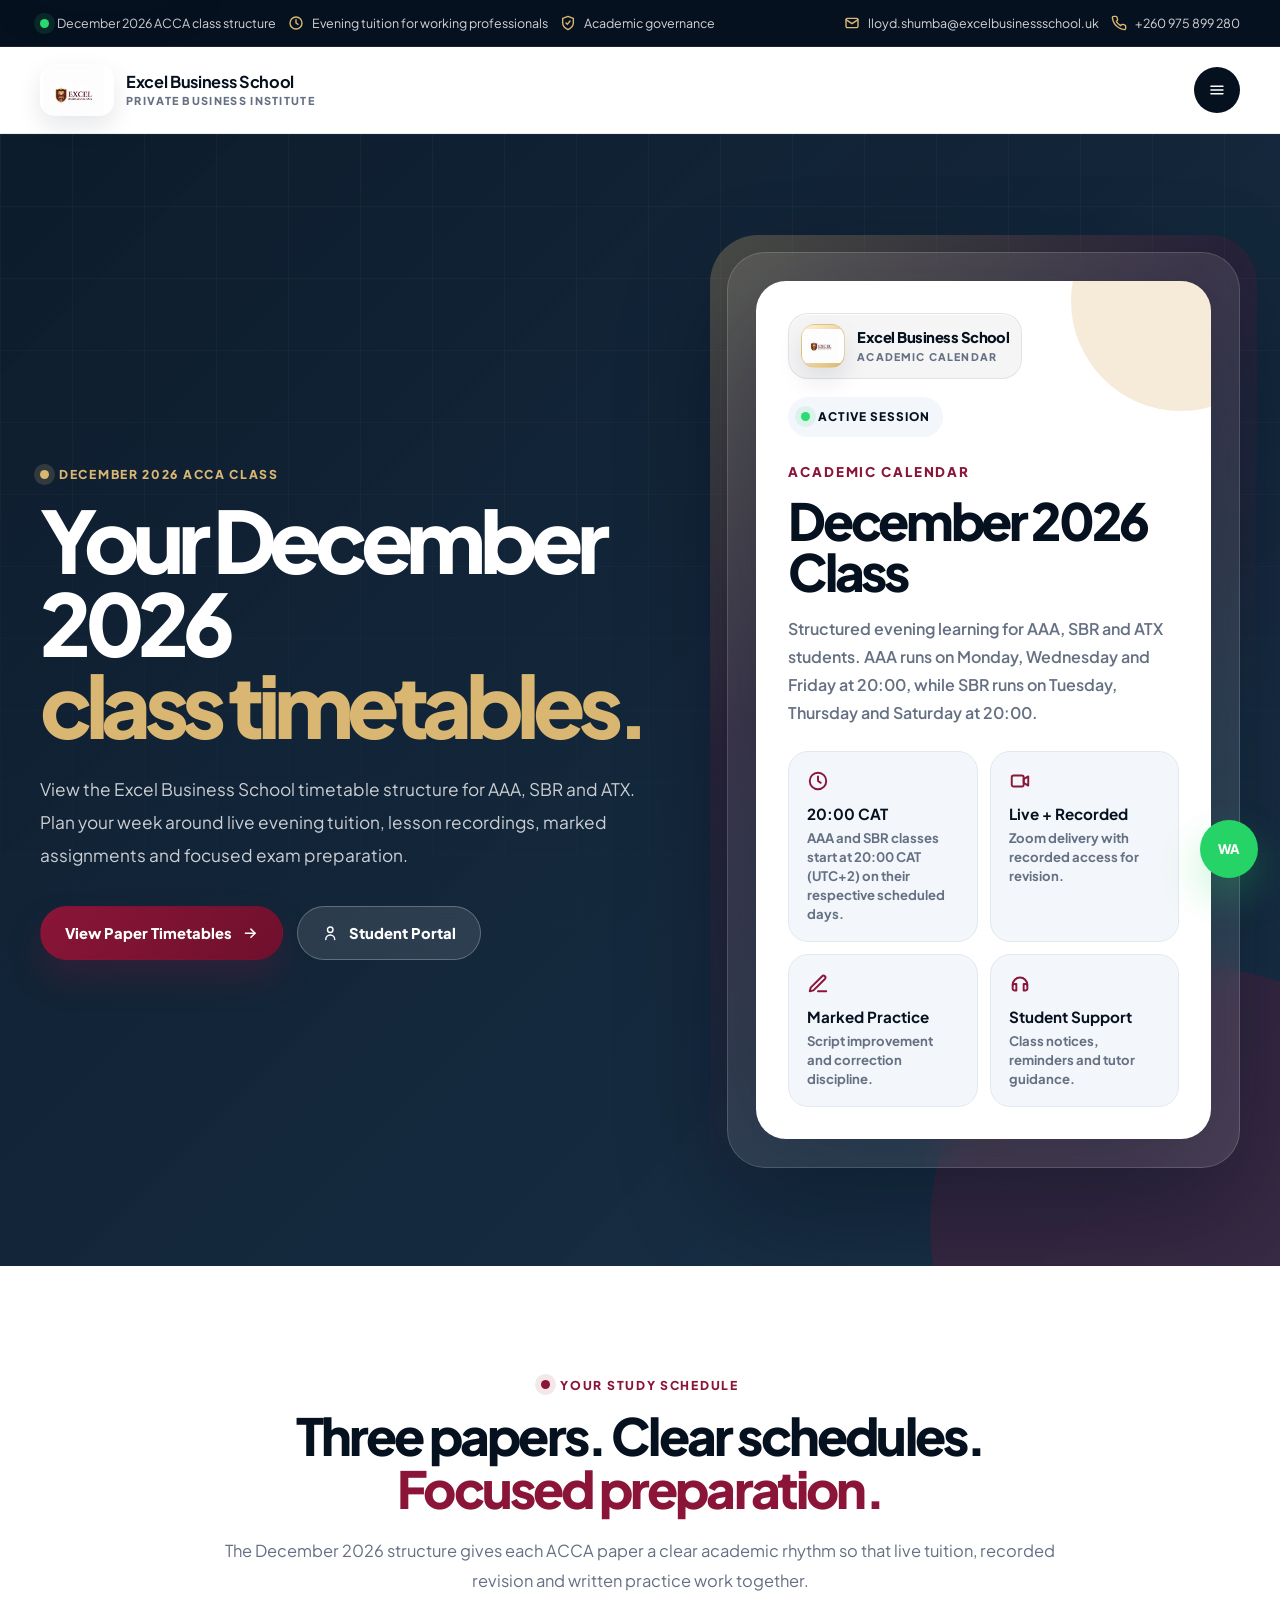
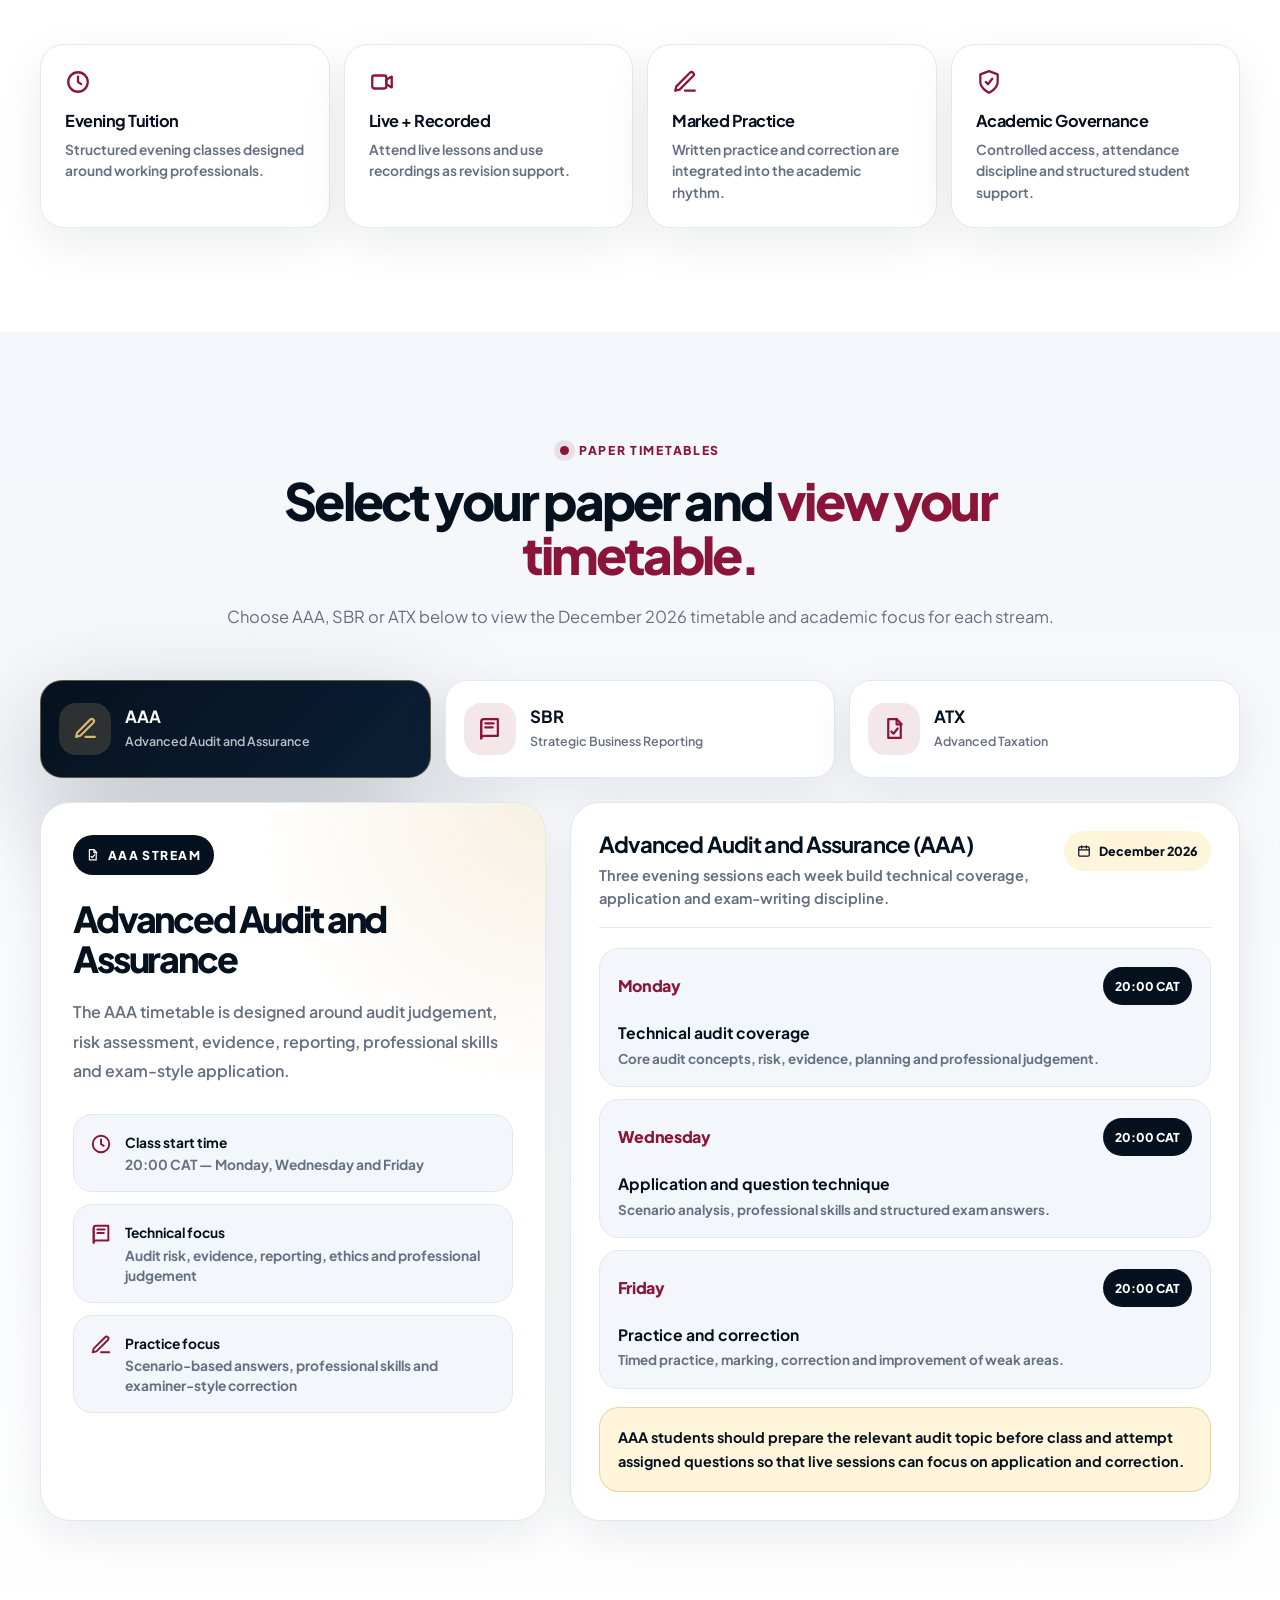
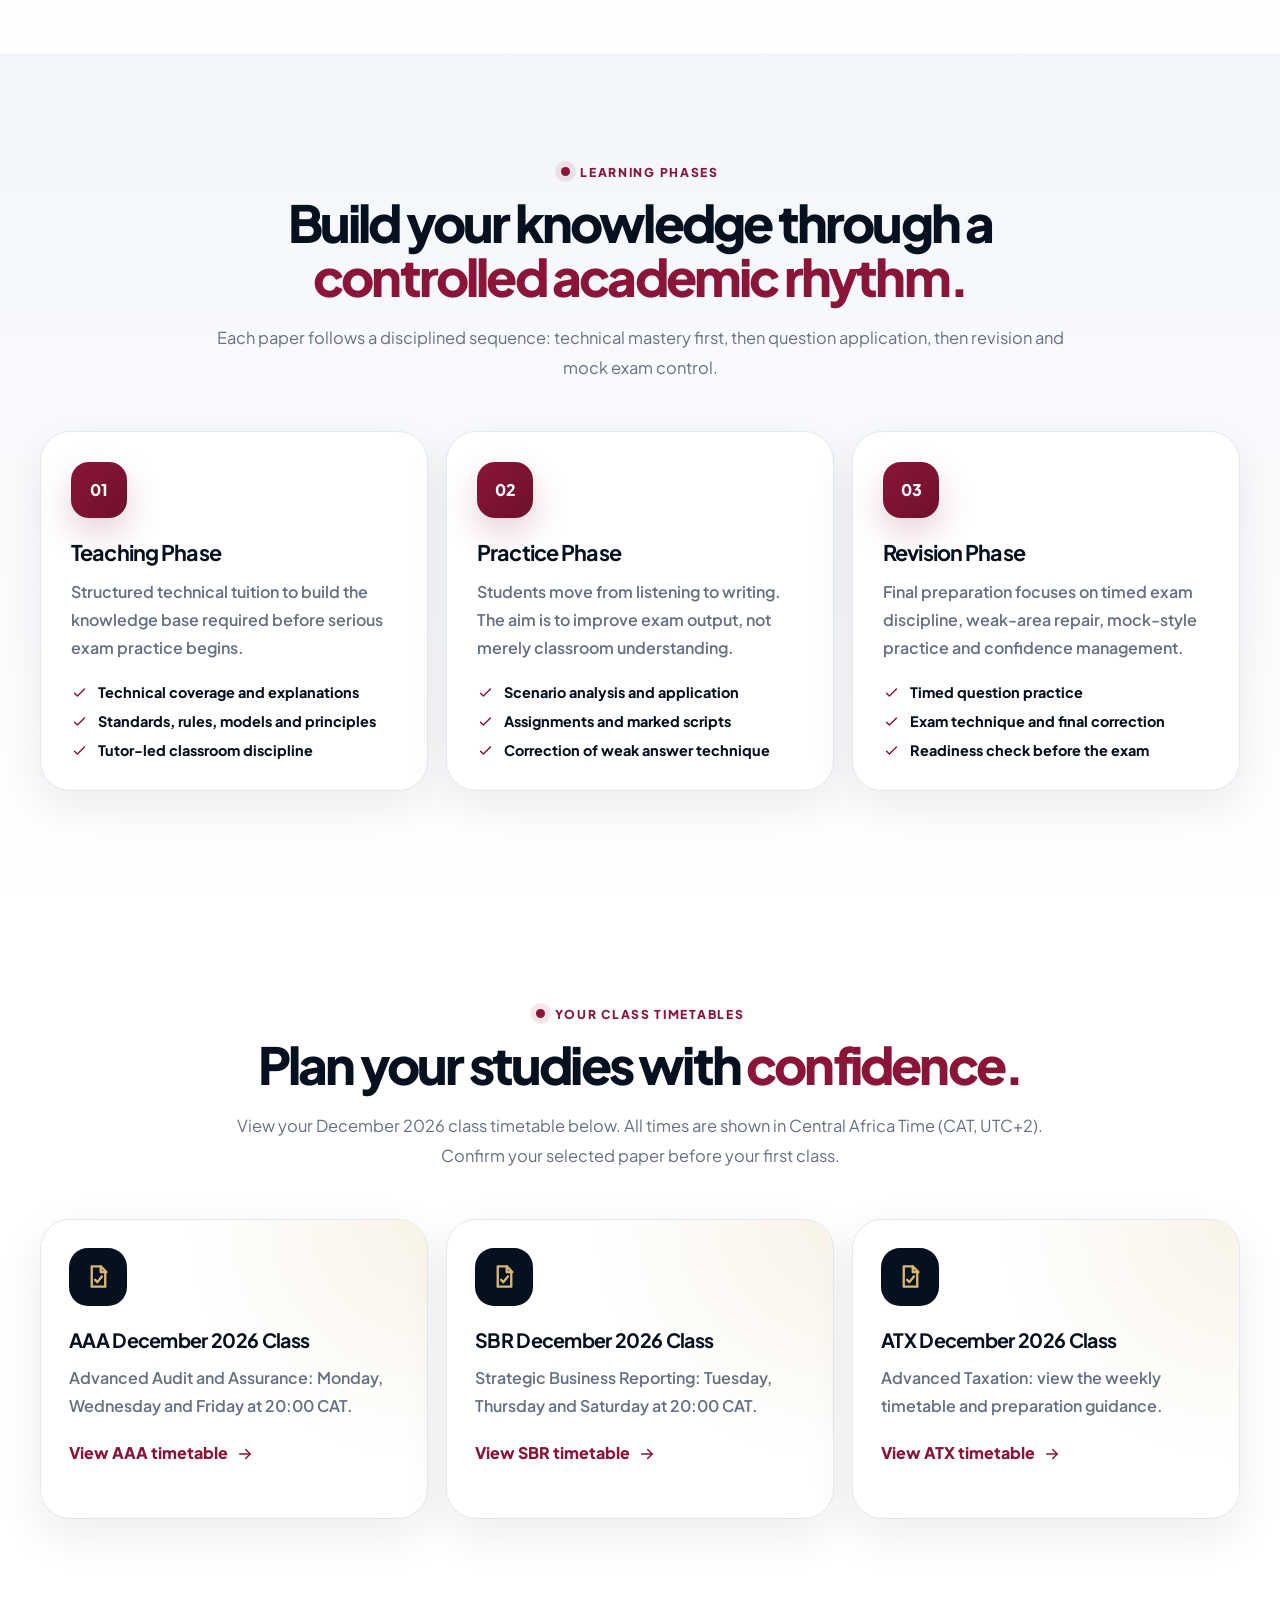
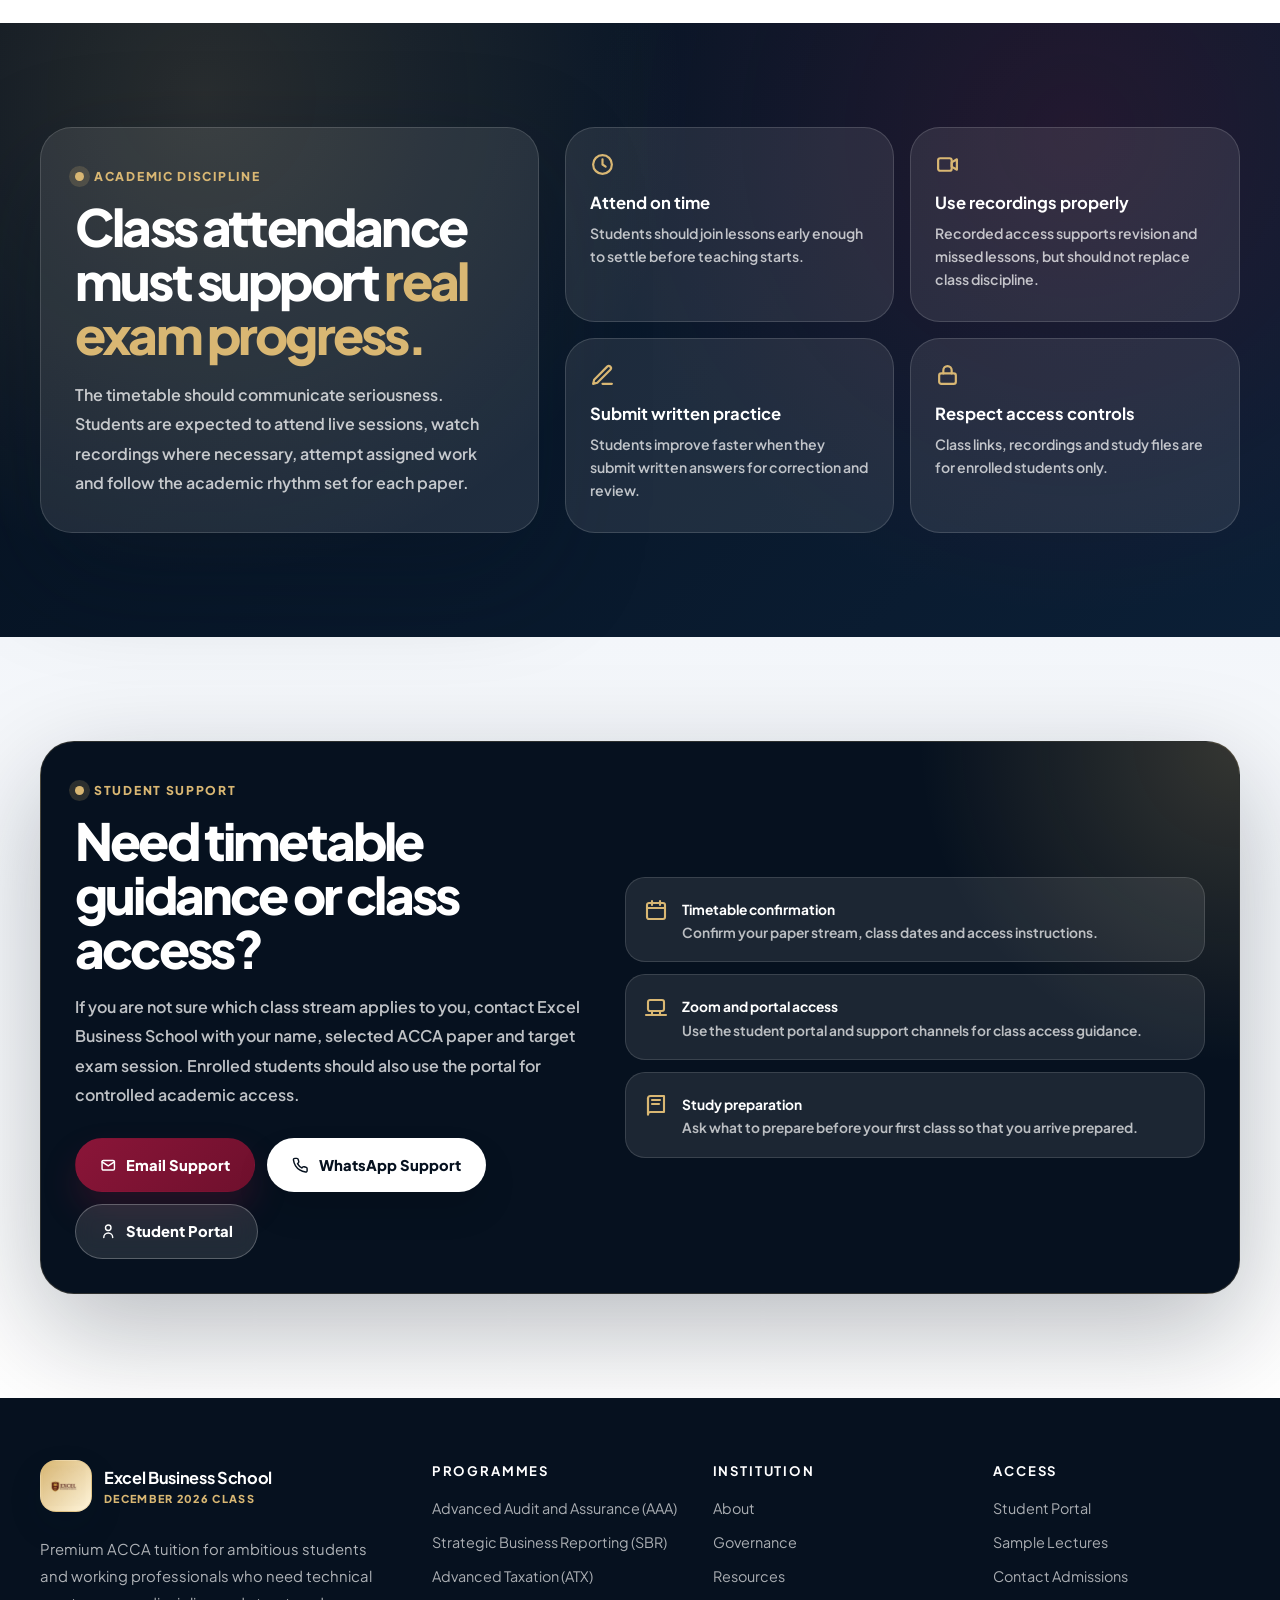
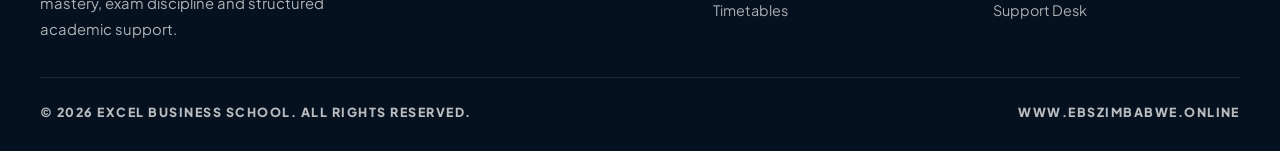
<file: timetables.html>
<!DOCTYPE html>
<html lang="en">
<head>
  <meta charset="UTF-8" />
  <meta name="viewport" content="width=device-width, initial-scale=1.0" />

  <title>December 2026 Class | Excel Business School</title>

  <meta
    name="description"
    content="Excel Business School December 2026 ACCA timetables for AAA, SBR and ATX. AAA classes run on Monday, Wednesday and Friday at 20:00 CAT (UTC+2). SBR classes run on Tuesday, Thursday and Saturday at 20:00 CAT (UTC+2)."
  />

  <meta name="theme-color" content="#081728" />
  <meta name="robots" content="index, follow" />
  <meta name="author" content="Excel Business School" />
  <link rel="canonical" href="https://www.ebszimbabwe.online/timetables.html" />

  <meta property="og:type" content="website" />
  <meta property="og:title" content="December 2026 Class | Excel Business School" />
  <meta
    property="og:description"
    content="View Excel Business School December 2026 ACCA class structure for AAA, SBR and ATX students, including AAA and SBR weekly class times. Live online tuition, lesson recordings, marked practice and focused revision."
  />
  <meta property="og:url" content="https://www.ebszimbabwe.online/timetables.html" />
  <meta property="og:image" content="https://www.ebszimbabwe.online/excel-logo.png" />
  <meta property="og:site_name" content="Excel Business School" />

  <meta name="twitter:card" content="summary_large_image" />
  <meta name="twitter:title" content="December 2026 Class | Excel Business School" />
  <meta
    name="twitter:description"
    content="Premium ACCA timetable structure for AAA, SBR and ATX candidates preparing for the December 2026 class."
  />
  <meta name="twitter:image" content="https://www.ebszimbabwe.online/excel-logo.png" />

  <link rel="icon" type="image/png" href="excel-logo.png" />
  <link rel="apple-touch-icon" href="excel-logo.png" />

  <link rel="preconnect" href="https://fonts.googleapis.com" />
  <link rel="preconnect" href="https://fonts.gstatic.com" crossorigin />

  <link
    href="https://fonts.googleapis.com/css2?family=Plus+Jakarta+Sans:wght@400;500;600;700;800&display=swap"
    rel="stylesheet"
  />

  <script type="application/ld+json">
    {
      "@context": "https://schema.org",
      "@type": "WebPage",
      "name": "December 2026 Class | Excel Business School",
      "url": "https://www.ebszimbabwe.online/timetables.html",
      "description": "Excel Business School December 2026 ACCA class structure for AAA, SBR and ATX students, including AAA and SBR weekly class times.",
      "publisher": {
        "@type": "EducationalOrganization",
        "name": "Excel Business School",
        "logo": "https://www.ebszimbabwe.online/excel-logo.png",
        "email": "lloyd.shumba@excelbusinessschool.uk",
        "telephone": "+260975899280"
      }
    }
  </script>

  <style>
    :root {
      --navy-950: #06111f;
      --navy-900: #081728;
      --navy-850: #0b1f36;
      --navy-800: #102941;
      --navy-700: #153955;
      --burgundy: #8a1538;
      --burgundy-700: #6f102d;
      --burgundy-600: #a41d45;
      --gold: #d9b773;
      --gold-dark: #b89149;
      --gold-soft: #fff5db;
      --white: #ffffff;
      --paper: #fbfcff;
      --mist: #f3f6fa;
      --line: #e3e8ef;
      --text: #172033;
      --muted: #657083;
      --muted-light: #aeb8c7;
      --success: #2bdc73;
      --shadow: 0 24px 70px rgba(8, 23, 40, 0.14);
      --shadow-soft: 0 16px 46px rgba(8, 23, 40, 0.08);
      --shadow-deep: 0 38px 110px rgba(6, 17, 31, 0.28);
      --radius-xl: 34px;
      --radius-lg: 24px;
      --radius-md: 17px;
      --max: 1200px;
    }

    * {
      box-sizing: border-box;
      margin: 0;
      padding: 0;
    }

    html {
      scroll-behavior: smooth;
      -webkit-font-smoothing: antialiased;
      -moz-osx-font-smoothing: grayscale;
      text-rendering: optimizeLegibility;
    }

    body {
      min-height: 100vh;
      font-family: "Plus Jakarta Sans", system-ui, -apple-system, BlinkMacSystemFont, "Segoe UI", sans-serif;
      background: var(--paper);
      color: var(--text);
      line-height: 1.65;
      overflow-x: hidden;
    }

    body.menu-open {
      overflow: hidden;
    }

    img,
    svg {
      display: block;
      max-width: 100%;
    }

    a {
      color: inherit;
      text-decoration: none;
    }

    button {
      border: 0;
      cursor: pointer;
      font: inherit;
    }

    a:focus-visible,
    button:focus-visible {
      outline: 3px solid rgba(217, 183, 115, 0.75);
      outline-offset: 4px;
    }

    ::selection {
      background: var(--gold);
      color: var(--navy-950);
    }

    .container {
      width: min(var(--max), calc(100% - 40px));
      margin: 0 auto;
    }

    .icon {
      width: 1.12em;
      height: 1.12em;
      flex: 0 0 auto;
      fill: none;
      stroke: currentColor;
      stroke-width: 2.1;
      stroke-linecap: round;
      stroke-linejoin: round;
    }

    .skip-link {
      position: fixed;
      top: 16px;
      left: 16px;
      z-index: 200;
      transform: translateY(-140%);
      padding: 12px 18px;
      border-radius: 999px;
      color: var(--navy-950);
      background: var(--gold-soft);
      font-weight: 800;
      box-shadow: var(--shadow-soft);
      transition: transform 200ms ease;
    }

    .skip-link:focus {
      transform: translateY(0);
    }

    .reveal {
      opacity: 1;
      transform: none;
      transition: opacity 750ms ease, transform 750ms ease;
    }

    .reveal.in-view {
      opacity: 1;
      transform: translateY(0);
    }

    .whatsapp-float {
      position: fixed;
      right: 22px;
      bottom: 22px;
      z-index: 90;
      width: 58px;
      height: 58px;
      border-radius: 999px;
      display: grid;
      place-items: center;
      background: #25d366;
      color: var(--white);
      font-size: 0.82rem;
      font-weight: 900;
      letter-spacing: -0.04em;
      box-shadow: 0 18px 40px rgba(37, 211, 102, 0.28);
    }

    .topbar {
      background: var(--navy-950);
      color: rgba(255, 255, 255, 0.82);
      font-size: 0.78rem;
      border-bottom: 1px solid rgba(255, 255, 255, 0.08);
    }

    .topbar-inner {
      min-height: 46px;
      display: flex;
      justify-content: space-between;
      gap: 22px;
      align-items: center;
    }

    .topbar-left,
    .topbar-right {
      display: flex;
      align-items: center;
      gap: 12px;
      flex-wrap: wrap;
    }

    .status-chip,
    .topbar a {
      display: inline-flex;
      align-items: center;
      gap: 8px;
      white-space: nowrap;
    }

    .status-chip .icon,
    .topbar a .icon {
      color: var(--gold);
      width: 16px;
      height: 16px;
    }

    .live-dot {
      width: 9px;
      height: 9px;
      border-radius: 999px;
      background: var(--success);
      box-shadow: 0 0 0 6px rgba(43, 220, 115, 0.12);
      flex: 0 0 auto;
    }

    .navbar {
      position: sticky;
      top: 0;
      z-index: 80;
      background: rgba(255, 255, 255, 0.93);
      border-bottom: 1px solid rgba(8, 23, 40, 0.08);
      backdrop-filter: blur(16px);
      -webkit-backdrop-filter: blur(16px);
    }

    .nav-inner {
      min-height: 86px;
      display: flex;
      align-items: center;
      gap: 22px;
    }

    .brand,
    .footer-brand {
      display: inline-flex;
      align-items: center;
      gap: 12px;
      min-width: max-content;
    }

    .brand-logo {
      width: 74px;
      height: 52px;
      border-radius: 15px;
      display: grid;
      place-items: center;
      background: var(--white);
      box-shadow: 0 10px 24px rgba(8, 23, 40, 0.1);
      overflow: hidden;
      flex: 0 0 74px;
    }

    .brand-logo img {
      width: 100%;
      height: 100%;
      object-fit: contain;
      object-position: center;
    }

    .brand-text,
    .footer-brand > span:not(.footer-brand-badge) {
      display: flex;
      flex-direction: column;
      line-height: 1.1;
    }

    .brand-text strong,
    .footer-brand strong {
      color: var(--navy-950);
      font-size: 1.02rem;
      letter-spacing: -0.02em;
    }

    .brand-text span,
    .footer-brand em {
      color: var(--muted);
      font-size: 0.68rem;
      text-transform: uppercase;
      letter-spacing: 0.12em;
      font-style: normal;
      font-weight: 800;
      margin-top: 5px;
    }

    .brand-badge,
    .footer-brand-badge {
      display: grid;
      place-items: center;
      flex: 0 0 auto;
      border-radius: 16px;
      color: var(--navy-950);
      background:
        linear-gradient(135deg, rgba(255, 255, 255, 0.94), rgba(255, 245, 219, 0.92));
      border: 1px solid rgba(217, 183, 115, 0.34);
      box-shadow: 0 14px 34px rgba(8, 23, 40, 0.12);
      font-weight: 900;
      letter-spacing: -0.04em;
    }

    .brand-badge {
      width: 74px;
      height: 52px;
      font-size: 1.05rem;
    }

    .footer-brand-badge {
      width: 52px;
      height: 52px;
      font-size: 0.96rem;
      background: linear-gradient(135deg, var(--gold), var(--gold-soft));
    }

    .calendar-mark img,
    .footer-brand-badge img {
      width: 100%;
      height: 100%;
      object-fit: contain;
      object-position: center;
      display: block;
    }

    .nav-links {
      margin-left: auto;
      display: flex;
      align-items: center;
      gap: 18px;
    }

    .nav-links a {
      color: var(--muted);
      font-size: 0.83rem;
      font-weight: 800;
      transition: color 180ms ease;
    }

    .nav-links a:hover,
    .nav-links a.active {
      color: var(--burgundy);
    }

    .nav-cta {
      display: inline-flex;
      align-items: center;
      gap: 8px;
      padding: 12px 18px;
      border-radius: 999px;
      background: var(--navy-950);
      color: var(--white);
      font-size: 0.84rem;
      font-weight: 800;
      margin-left: 4px;
      box-shadow: 0 16px 34px rgba(8, 23, 40, 0.18);
      transition: transform 180ms ease, box-shadow 180ms ease, background 180ms ease;
    }

    .nav-cta:hover {
      transform: translateY(-2px);
      background: var(--burgundy);
      box-shadow: 0 18px 40px rgba(138, 21, 56, 0.22);
    }

    .menu-btn,
    .close-btn {
      display: none;
      background: var(--navy-950);
      color: var(--white);
      width: 46px;
      height: 46px;
      border-radius: 999px;
      place-items: center;
    }

    .mobile-backdrop {
      position: fixed;
      inset: 0;
      z-index: 95;
      background: rgba(6, 17, 31, 0.55);
      opacity: 0;
      pointer-events: none;
      transition: opacity 240ms ease;
    }

    .mobile-backdrop.open {
      opacity: 1;
      pointer-events: auto;
    }

    .mobile-menu {
      position: fixed;
      inset: 0 0 0 auto;
      z-index: 100;
      width: min(410px, 88vw);
      background: var(--white);
      box-shadow: -24px 0 70px rgba(8, 23, 40, 0.22);
      transform: translateX(105%);
      transition: transform 260ms ease;
      overflow-y: auto;
    }

    .mobile-menu.open {
      transform: translateX(0);
    }

    .mobile-head {
      padding: 26px;
      display: flex;
      justify-content: space-between;
      align-items: center;
      border-bottom: 1px solid var(--line);
    }

    .mobile-head span {
      display: block;
      color: var(--burgundy);
      text-transform: uppercase;
      letter-spacing: 0.14em;
      font-size: 0.72rem;
      font-weight: 800;
    }

    .mobile-head strong {
      display: block;
      color: var(--navy-950);
      margin-top: 5px;
    }

    .mobile-head .close-btn {
      display: grid;
    }

    .mobile-links {
      padding: 18px;
      display: grid;
      gap: 8px;
    }

    .mobile-links a {
      display: flex;
      justify-content: space-between;
      align-items: center;
      gap: 14px;
      padding: 14px 16px;
      border-radius: 15px;
      background: var(--mist);
      color: var(--navy-950);
      font-weight: 800;
    }

    .mobile-links a .icon {
      color: var(--burgundy);
    }

    .mobile-links .mobile-cta {
      justify-content: center;
      background: var(--burgundy);
      color: var(--white);
      margin-top: 10px;
    }

    .timetable-hero {
      position: relative;
      overflow: hidden;
      background:
        linear-gradient(135deg, rgba(8, 23, 40, 0.98), rgba(16, 41, 65, 0.96)),
        radial-gradient(circle at 14% 18%, rgba(217, 183, 115, 0.20), transparent 32%),
        radial-gradient(circle at 84% 20%, rgba(138, 21, 56, 0.24), transparent 30%);
      color: var(--white);
      padding: 118px 0 98px;
    }

    .timetable-hero::before {
      content: "";
      position: absolute;
      inset: 0;
      background-image:
        linear-gradient(rgba(255, 255, 255, 0.04) 1px, transparent 1px),
        linear-gradient(90deg, rgba(255, 255, 255, 0.04) 1px, transparent 1px);
      background-size: 72px 72px;
      mask-image: linear-gradient(to bottom, rgba(0, 0, 0, 0.9), transparent 88%);
      pointer-events: none;
    }

    .timetable-hero::after {
      content: "";
      position: absolute;
      right: -170px;
      bottom: -220px;
      width: 520px;
      height: 520px;
      border-radius: 999px;
      background: rgba(138, 21, 56, 0.25);
      pointer-events: none;
    }

    .hero-inner {
      position: relative;
      z-index: 2;
      display: grid;
      grid-template-columns: minmax(0, 1fr) minmax(420px, 0.82fr);
      gap: 62px;
      align-items: center;
    }

    .eyebrow {
      display: inline-flex;
      align-items: center;
      gap: 10px;
      color: var(--burgundy);
      font-size: 0.76rem;
      font-weight: 800;
      letter-spacing: 0.14em;
      text-transform: uppercase;
      margin-bottom: 14px;
    }

    .eyebrow span {
      width: 9px;
      height: 9px;
      border-radius: 999px;
      background: currentColor;
      box-shadow: 0 0 0 6px rgba(138, 21, 56, 0.1);
    }

    .eyebrow.light {
      color: var(--gold);
    }

    .eyebrow.light span {
      box-shadow: 0 0 0 6px rgba(217, 183, 115, 0.18);
    }

    .hero-copy h1 {
      max-width: 830px;
      color: var(--white);
      font-size: clamp(3rem, 6.7vw, 6.2rem);
      line-height: 0.96;
      letter-spacing: -0.075em;
      font-weight: 800;
    }

    .hero-copy h1 span {
      display: block;
      color: var(--gold);
    }

    .hero-copy p {
      max-width: 700px;
      margin-top: 28px;
      color: rgba(255, 255, 255, 0.78);
      font-size: 1.08rem;
      line-height: 1.9;
    }

    .hero-actions {
      display: flex;
      align-items: center;
      flex-wrap: wrap;
      gap: 14px;
      margin-top: 34px;
    }

    .btn {
      display: inline-flex;
      align-items: center;
      justify-content: center;
      gap: 10px;
      min-height: 52px;
      padding: 14px 24px;
      border-radius: 999px;
      font-size: 0.92rem;
      font-weight: 800;
      border: 1px solid transparent;
      transition: transform 180ms ease, box-shadow 180ms ease, background 180ms ease, color 180ms ease, border-color 180ms ease;
    }

    .btn:hover {
      transform: translateY(-2px);
    }

    .btn-primary {
      color: var(--white);
      background: linear-gradient(135deg, var(--burgundy), var(--burgundy-700));
      box-shadow: 0 18px 34px rgba(138, 21, 56, 0.24);
    }

    .btn-secondary {
      color: var(--white);
      background: rgba(255, 255, 255, 0.11);
      border-color: rgba(255, 255, 255, 0.25);
      backdrop-filter: blur(10px);
    }

    .btn-light {
      color: var(--navy-950);
      background: var(--white);
      border-color: rgba(255, 255, 255, 0.42);
      box-shadow: 0 18px 34px rgba(0, 0, 0, 0.12);
    }

    .hero-panel {
      position: relative;
      min-height: 620px;
      padding: 28px;
      border-radius: 38px;
      background: rgba(255, 255, 255, 0.11);
      border: 1px solid rgba(255, 255, 255, 0.18);
      box-shadow: var(--shadow-deep);
      backdrop-filter: blur(18px);
    }

    .hero-panel::before {
      content: "";
      position: absolute;
      inset: -18px;
      z-index: -1;
      border-radius: 48px;
      background: linear-gradient(135deg, rgba(217, 183, 115, 0.28), rgba(138, 21, 56, 0.18), transparent 70%);
    }

    .calendar-card {
      height: 100%;
      min-height: 560px;
      display: grid;
      align-content: space-between;
      gap: 24px;
      padding: 32px;
      border-radius: 30px;
      background: var(--white);
      color: var(--text);
      box-shadow: var(--shadow-deep);
      overflow: hidden;
      position: relative;
    }

    .calendar-card::after {
      content: "";
      position: absolute;
      right: -80px;
      top: -90px;
      width: 220px;
      height: 220px;
      border-radius: 999px;
      background: rgba(217, 183, 115, 0.28);
      pointer-events: none;
    }

    .calendar-top {
      position: relative;
      z-index: 2;
      display: flex;
      align-items: flex-start;
      justify-content: space-between;
      gap: 18px;
    }

    .calendar-brand {
      display: inline-flex;
      align-items: center;
      gap: 12px;
      min-width: 0;
      padding: 10px 12px;
      border-radius: 20px;
      background: rgba(8, 23, 40, 0.04);
      border: 1px solid rgba(8, 23, 40, 0.08);
      box-shadow: inset 0 1px 0 rgba(255, 255, 255, 0.9);
    }

    .calendar-mark {
      display: grid;
      place-items: center;
      width: 44px;
      height: 44px;
      flex: 0 0 44px;
      border-radius: 14px;
      color: var(--navy-950);
      background: linear-gradient(135deg, var(--gold-soft), var(--gold));
      border: 1px solid rgba(217, 183, 115, 0.42);
      box-shadow: 0 12px 26px rgba(8, 23, 40, 0.10);
      font-size: 0.82rem;
      font-weight: 900;
      letter-spacing: -0.06em;
      overflow: hidden;
    }

    .calendar-brand-text {
      display: grid;
      min-width: 0;
      line-height: 1.12;
    }

    .calendar-brand-text strong {
      color: var(--navy-950);
      font-size: 0.92rem;
      font-weight: 900;
      letter-spacing: -0.035em;
      white-space: nowrap;
    }

    .calendar-brand-text span {
      margin-top: 5px;
      color: var(--muted);
      font-size: 0.66rem;
      font-weight: 900;
      letter-spacing: 0.11em;
      text-transform: uppercase;
      white-space: nowrap;
    }

    .calendar-status {
      display: inline-flex;
      align-items: center;
      gap: 8px;
      padding: 10px 13px;
      border-radius: 999px;
      background: var(--mist);
      color: var(--navy-950);
      font-size: 0.74rem;
      font-weight: 800;
      text-transform: uppercase;
      letter-spacing: 0.08em;
    }

    .calendar-main {
      position: relative;
      z-index: 2;
    }

    .calendar-main small {
      display: block;
      color: var(--burgundy);
      font-weight: 900;
      letter-spacing: 0.14em;
      text-transform: uppercase;
      margin-bottom: 12px;
    }

    .calendar-main h2 {
      color: var(--navy-950);
      font-size: clamp(2.3rem, 4vw, 4rem);
      line-height: 1;
      letter-spacing: -0.065em;
      font-weight: 800;
    }

    .calendar-main p {
      margin-top: 18px;
      color: var(--muted);
      line-height: 1.75;
      font-weight: 600;
    }

    .calendar-meta {
      position: relative;
      z-index: 2;
      display: grid;
      grid-template-columns: repeat(2, minmax(0, 1fr));
      gap: 12px;
    }

    .meta-box {
      min-height: 112px;
      padding: 18px;
      border-radius: 20px;
      background: var(--mist);
      border: 1px solid var(--line);
    }

    .meta-box .icon {
      color: var(--burgundy);
      width: 22px;
      height: 22px;
      margin-bottom: 12px;
    }

    .meta-box strong {
      display: block;
      color: var(--navy-950);
      font-size: 0.95rem;
      line-height: 1.25;
    }

    .meta-box span {
      display: block;
      margin-top: 5px;
      color: var(--muted);
      font-size: 0.82rem;
      font-weight: 700;
      line-height: 1.45;
    }

    .section {
      padding: 104px 0;
    }

    .section-white {
      background: var(--white);
    }

    .section-soft {
      background: linear-gradient(180deg, var(--mist), #ffffff);
    }

    .section-dark {
      background:
        radial-gradient(circle at 16% 12%, rgba(217, 183, 115, 0.16), transparent 30rem),
        radial-gradient(circle at 84% 18%, rgba(138, 21, 56, 0.20), transparent 30rem),
        linear-gradient(135deg, var(--navy-950), var(--navy-850));
      color: var(--white);
    }

    .section-head,
    .center-head {
      max-width: 850px;
      margin: 0 auto 48px;
      text-align: center;
    }

    .section-head.left {
      margin-left: 0;
      text-align: left;
    }

    .section-title {
      color: var(--navy-950);
      font-size: clamp(2rem, 4vw, 3.7rem);
      line-height: 1.05;
      letter-spacing: -0.055em;
      font-weight: 800;
    }

    .section-title.light {
      color: var(--white);
    }

    .section-title span {
      color: var(--burgundy);
    }

    .section-title.light span {
      color: var(--gold);
    }

    .section-lead {
      color: var(--muted);
      font-size: 1.03rem;
      line-height: 1.8;
      margin-top: 20px;
    }

    .section-lead.light {
      color: rgba(255, 255, 255, 0.74);
    }

    .command-strip {
      transform: translateY(-44px);
      position: relative;
      z-index: 5;
      margin-bottom: -44px;
    }

    .command-grid {
      display: grid;
      grid-template-columns: repeat(4, minmax(0, 1fr));
      gap: 14px;
    }

    .command-card {
      min-height: 155px;
      padding: 24px;
      border-radius: 24px;
      background: var(--white);
      border: 1px solid var(--line);
      box-shadow: var(--shadow-soft);
      transition: transform 180ms ease, box-shadow 180ms ease, border-color 180ms ease;
    }

    .command-card:hover {
      transform: translateY(-4px);
      border-color: rgba(138, 21, 56, 0.24);
      box-shadow: var(--shadow);
    }

    .command-card .icon {
      width: 26px;
      height: 26px;
      color: var(--burgundy);
      margin-bottom: 16px;
    }

    .command-card strong {
      display: block;
      color: var(--navy-950);
      font-size: 1.02rem;
      letter-spacing: -0.03em;
      line-height: 1.25;
    }

    .command-card span {
      display: block;
      margin-top: 8px;
      color: var(--muted);
      font-size: 0.86rem;
      font-weight: 650;
      line-height: 1.55;
    }

    .timetable-tabs {
      display: grid;
      grid-template-columns: repeat(3, minmax(0, 1fr));
      gap: 14px;
      margin-bottom: 24px;
    }

    .tab-button {
      min-height: 98px;
      padding: 18px;
      border-radius: 22px;
      background: var(--white);
      border: 1px solid var(--line);
      box-shadow: var(--shadow-soft);
      color: var(--navy-950);
      display: flex;
      align-items: center;
      gap: 14px;
      text-align: left;
      transition: transform 180ms ease, box-shadow 180ms ease, border-color 180ms ease, background 180ms ease, color 180ms ease;
    }

    .tab-button:hover {
      transform: translateY(-3px);
      border-color: rgba(138, 21, 56, 0.22);
    }

    .tab-button[aria-selected="true"] {
      background: linear-gradient(135deg, var(--navy-950), var(--navy-850));
      color: var(--white);
      border-color: rgba(217, 183, 115, 0.42);
      box-shadow: var(--shadow-deep);
    }

    .tab-icon {
      width: 52px;
      height: 52px;
      border-radius: 17px;
      display: grid;
      place-items: center;
      background: rgba(138, 21, 56, 0.10);
      color: var(--burgundy);
      flex: 0 0 auto;
    }

    .tab-button[aria-selected="true"] .tab-icon {
      background: rgba(217, 183, 115, 0.18);
      color: var(--gold);
    }

    .tab-icon .icon {
      width: 25px;
      height: 25px;
    }

    .tab-button strong {
      display: block;
      font-size: 1.05rem;
      line-height: 1.2;
    }

    .tab-button > span:not(.tab-icon) > span {
      display: block;
      margin-top: 5px;
      color: var(--muted);
      font-size: 0.78rem;
      font-weight: 800;
      text-transform: uppercase;
      letter-spacing: 0.08em;
    }

    .tab-button[aria-selected="true"] > span:not(.tab-icon) > span {
      color: rgba(255, 255, 255, 0.72);
    }

    .timetable-panel {
      display: block;
    }

    .timetable-panel.active {
      display: block;
    }

    .paper-dashboard {
      display: grid;
      grid-template-columns: minmax(0, 0.86fr) minmax(0, 1.14fr);
      gap: 24px;
      align-items: stretch;
    }

    .paper-card,
    .schedule-card,
    .phase-card,
    .rule-card,
    .support-panel,
    .document-card {
      border-radius: 30px;
      background: var(--white);
      border: 1px solid var(--line);
      box-shadow: var(--shadow-soft);
      overflow: hidden;
    }

    .paper-card {
      padding: 32px;
      position: relative;
      background:
        radial-gradient(circle at top right, rgba(217, 183, 115, 0.20), transparent 18rem),
        var(--white);
    }

    .paper-code {
      display: inline-flex;
      align-items: center;
      gap: 8px;
      padding: 10px 13px;
      border-radius: 999px;
      background: var(--navy-950);
      color: var(--white);
      font-size: 0.76rem;
      font-weight: 900;
      text-transform: uppercase;
      letter-spacing: 0.12em;
      margin-bottom: 24px;
    }

    .paper-card h3 {
      color: var(--navy-950);
      font-size: clamp(2rem, 4vw, 3.5rem);
      line-height: 1;
      letter-spacing: -0.06em;
      font-weight: 800;
      margin-bottom: 18px;
    }

    .paper-card p {
      color: var(--muted);
      line-height: 1.85;
      font-weight: 600;
    }

    .paper-facts {
      display: grid;
      gap: 12px;
      margin-top: 28px;
    }

    .paper-fact {
      display: flex;
      gap: 13px;
      align-items: flex-start;
      padding: 16px;
      border-radius: 19px;
      background: var(--mist);
      border: 1px solid var(--line);
    }

    .paper-fact .icon {
      color: var(--burgundy);
      width: 22px;
      height: 22px;
      margin-top: 2px;
    }

    .paper-fact strong {
      display: block;
      color: var(--navy-950);
      line-height: 1.2;
    }

    .paper-fact span {
      display: block;
      margin-top: 4px;
      color: var(--muted);
      font-size: 0.86rem;
      font-weight: 700;
      line-height: 1.45;
    }

    .schedule-card {
      padding: 28px;
    }

    .schedule-head {
      display: flex;
      flex-wrap: wrap;
      align-items: flex-start;
      justify-content: space-between;
      gap: 18px;
      margin-bottom: 20px;
      padding-bottom: 18px;
      border-bottom: 1px solid var(--line);
    }

    .schedule-head h3 {
      color: var(--navy-950);
      font-size: 1.38rem;
      line-height: 1.2;
      letter-spacing: -0.04em;
    }

    .schedule-head p {
      margin-top: 7px;
      color: var(--muted);
      font-size: 0.91rem;
      font-weight: 650;
      line-height: 1.55;
    }

    .schedule-badge {
      display: inline-flex;
      align-items: center;
      gap: 8px;
      padding: 10px 13px;
      border-radius: 999px;
      background: var(--gold-soft);
      color: var(--navy-950);
      font-size: 0.78rem;
      font-weight: 900;
      white-space: nowrap;
    }

    .schedule-list {
      display: grid;
      gap: 12px;
    }

    .schedule-row {
      display: grid;
      grid-template-columns: minmax(0, 1fr) auto;
      gap: 18px;
      align-items: center;
      padding: 18px;
      border-radius: 20px;
      background: var(--mist);
      border: 1px solid var(--line);
    }

    .schedule-day {
      color: var(--burgundy);
      font-weight: 900;
      letter-spacing: -0.02em;
    }

    .schedule-content {
      grid-column: 1 / -1;
      grid-row: 2;
    }

    .schedule-time {
      grid-column: 2;
      grid-row: 1;
    }

    .schedule-content strong {
      display: block;
      color: var(--navy-950);
      font-size: 0.98rem;
      line-height: 1.3;
    }

    .schedule-content span {
      display: block;
      margin-top: 5px;
      color: var(--muted);
      font-size: 0.84rem;
      font-weight: 700;
      line-height: 1.45;
    }

    .schedule-time {
      justify-self: end;
      display: inline-flex;
      align-items: center;
      justify-content: center;
      min-height: 38px;
      padding: 8px 12px;
      border-radius: 999px;
      background: var(--navy-950);
      color: var(--white);
      font-size: 0.76rem;
      font-weight: 900;
      white-space: nowrap;
    }

    .note-box {
      margin-top: 18px;
      padding: 18px;
      border-radius: 20px;
      color: var(--navy-950);
      background: var(--gold-soft);
      border: 1px solid rgba(217, 183, 115, 0.52);
      font-size: 0.9rem;
      font-weight: 700;
      line-height: 1.65;
    }

    .phase-grid {
      display: grid;
      grid-template-columns: repeat(3, minmax(0, 1fr));
      gap: 18px;
    }

    .phase-card {
      min-height: 330px;
      padding: 30px;
      transition: transform 180ms ease, box-shadow 180ms ease, border-color 180ms ease;
    }

    .phase-card:hover {
      transform: translateY(-5px);
      border-color: rgba(138, 21, 56, 0.22);
      box-shadow: var(--shadow);
    }

    .phase-number {
      width: 56px;
      height: 56px;
      display: grid;
      place-items: center;
      border-radius: 18px;
      color: var(--white);
      background: linear-gradient(135deg, var(--burgundy), var(--burgundy-700));
      font-weight: 900;
      margin-bottom: 22px;
      box-shadow: 0 15px 34px rgba(138, 21, 56, 0.20);
    }

    .phase-card h3 {
      color: var(--navy-950);
      font-size: 1.35rem;
      line-height: 1.2;
      letter-spacing: -0.04em;
      margin-bottom: 12px;
    }

    .phase-card p {
      color: var(--muted);
      line-height: 1.75;
      font-weight: 600;
    }

    .phase-card ul {
      display: grid;
      gap: 9px;
      list-style: none;
      margin-top: 20px;
    }

    .phase-card li {
      display: flex;
      gap: 10px;
      color: var(--navy-950);
      font-size: 0.9rem;
      font-weight: 750;
      line-height: 1.4;
    }

    .phase-card li .icon {
      width: 17px;
      height: 17px;
      color: var(--burgundy);
      margin-top: 2px;
    }

    .document-grid {
      display: grid;
      grid-template-columns: repeat(3, minmax(0, 1fr));
      gap: 18px;
    }

    .document-card {
      min-height: 300px;
      padding: 28px;
      background:
        radial-gradient(circle at top right, rgba(217, 183, 115, 0.16), transparent 15rem),
        var(--white);
    }

    .document-icon {
      width: 58px;
      height: 58px;
      border-radius: 19px;
      display: grid;
      place-items: center;
      background: var(--navy-950);
      color: var(--gold);
      margin-bottom: 22px;
    }

    .document-icon .icon {
      width: 27px;
      height: 27px;
    }

    .document-card h3 {
      color: var(--navy-950);
      font-size: 1.23rem;
      line-height: 1.25;
      letter-spacing: -0.035em;
      margin-bottom: 12px;
    }

    .document-card p {
      color: var(--muted);
      line-height: 1.75;
      font-weight: 600;
      margin-bottom: 20px;
    }

    .document-card a {
      display: inline-flex;
      align-items: center;
      gap: 8px;
      color: var(--burgundy);
      font-weight: 900;
    }

    .rules-layout {
      display: grid;
      grid-template-columns: minmax(0, 0.85fr) minmax(0, 1.15fr);
      gap: 26px;
      align-items: stretch;
    }

    .rules-copy {
      padding: 34px;
      border-radius: 32px;
      background: rgba(255, 255, 255, 0.09);
      border: 1px solid rgba(255, 255, 255, 0.14);
      box-shadow: var(--shadow-deep);
    }

    .rules-copy p {
      color: rgba(255, 255, 255, 0.74);
      line-height: 1.85;
      margin-top: 18px;
      font-weight: 600;
    }

    .rules-grid {
      display: grid;
      grid-template-columns: repeat(2, minmax(0, 1fr));
      gap: 16px;
    }

    .rule-card {
      padding: 24px;
      background: rgba(255, 255, 255, 0.09);
      border-color: rgba(255, 255, 255, 0.14);
      color: var(--white);
      box-shadow: none;
    }

    .rule-card .icon {
      width: 25px;
      height: 25px;
      color: var(--gold);
      margin-bottom: 16px;
    }

    .rule-card h3 {
      color: var(--white);
      font-size: 1.04rem;
      line-height: 1.25;
      margin-bottom: 8px;
    }

    .rule-card p {
      color: rgba(255, 255, 255, 0.72);
      font-size: 0.88rem;
      font-weight: 600;
      line-height: 1.65;
    }

    .support-panel {
      display: grid;
      grid-template-columns: minmax(0, 0.95fr) minmax(0, 1.05fr);
      gap: 26px;
      align-items: center;
      padding: 34px;
      border-radius: 34px;
      background:
        radial-gradient(circle at top right, rgba(217, 183, 115, 0.22), transparent 20rem),
        var(--navy-950);
      color: var(--white);
      border: 1px solid rgba(217, 183, 115, 0.18);
      box-shadow: var(--shadow-deep);
    }

    .support-panel .section-title {
      color: var(--white);
    }

    .support-panel p {
      color: rgba(255, 255, 255, 0.74);
      margin-top: 16px;
      line-height: 1.85;
      font-weight: 600;
    }

    .support-actions {
      display: flex;
      flex-wrap: wrap;
      gap: 12px;
      margin-top: 28px;
    }

    .support-list {
      display: grid;
      gap: 12px;
    }

    .support-mini {
      display: flex;
      gap: 14px;
      align-items: flex-start;
      padding: 18px;
      border-radius: 20px;
      background: rgba(255, 255, 255, 0.09);
      border: 1px solid rgba(255, 255, 255, 0.13);
    }

    .support-mini .icon {
      color: var(--gold);
      width: 24px;
      height: 24px;
      margin-top: 2px;
    }

    .support-mini strong {
      display: block;
      color: var(--white);
      line-height: 1.25;
    }

    .support-mini span {
      display: block;
      margin-top: 5px;
      color: rgba(255, 255, 255, 0.70);
      font-size: 0.86rem;
      font-weight: 650;
      line-height: 1.5;
    }

    .footer {
      padding: 62px 0 28px;
      background: var(--navy-950);
      color: rgba(255, 255, 255, 0.72);
    }

    .footer-grid {
      display: grid;
      grid-template-columns: 1.45fr repeat(3, 1fr);
      gap: 34px;
      padding-bottom: 34px;
      border-bottom: 1px solid rgba(255, 255, 255, 0.10);
    }

    .footer-brand strong {
      color: var(--white);
    }

    .footer-brand em {
      color: var(--gold);
    }

    .footer p {
      margin-top: 18px;
      max-width: 420px;
      color: rgba(255, 255, 255, 0.68);
      font-size: 0.93rem;
      line-height: 1.8;
    }

    .footer h3 {
      color: var(--white);
      font-size: 0.82rem;
      text-transform: uppercase;
      letter-spacing: 0.14em;
      margin-bottom: 16px;
    }

    .footer a:not(.footer-brand) {
      display: block;
      margin-top: 10px;
      color: rgba(255, 255, 255, 0.66);
      font-size: 0.9rem;
      transition: color 180ms ease;
    }

    .footer a:hover {
      color: var(--gold);
    }

    .footer-bottom {
      display: flex;
      justify-content: space-between;
      gap: 18px;
      flex-wrap: wrap;
      padding-top: 24px;
      color: rgba(255, 255, 255, 0.48);
      font-size: 0.78rem;
      font-weight: 800;
      text-transform: uppercase;
      letter-spacing: 0.12em;
    }

    @media (max-width: 1120px) {
      .nav-links,
      .nav-cta {
        display: none;
      }

      .menu-btn {
        display: grid;
        margin-left: auto;
      }

      .topbar-inner {
        align-items: flex-start;
        flex-direction: column;
        padding: 12px 0;
      }

      .hero-inner,
      .paper-dashboard,
      .rules-layout,
      .support-panel {
        grid-template-columns: 1fr;
      }

      .hero-panel {
        min-height: auto;
      }

      .command-grid,
      .footer-grid {
        grid-template-columns: repeat(2, minmax(0, 1fr));
      }

      .phase-grid,
      .document-grid {
        grid-template-columns: 1fr;
      }
    }

    @media (max-width: 760px) {
      .container {
        width: min(var(--max), calc(100% - 28px));
      }

      .brand-text {
        display: none;
      }

      .timetable-hero {
        padding: 82px 0 76px;
      }

      .hero-copy h1 {
        font-size: clamp(2.6rem, 12vw, 4rem);
      }

      .hero-panel,
      .calendar-card,
      .paper-card,
      .schedule-card,
      .phase-card,
      .document-card,
      .support-panel,
      .rules-copy {
        border-radius: 26px;
      }

      .hero-panel,
      .calendar-card,
      .paper-card,
      .schedule-card,
      .phase-card,
      .document-card,
      .support-panel,
      .rules-copy {
        padding: 22px;
      }

      .calendar-meta,
      .command-grid,
      .timetable-tabs,
      .rules-grid,
      .footer-grid {
        grid-template-columns: 1fr;
      }

      .tab-button {
        min-height: 88px;
      }

      .schedule-head {
        flex-direction: column;
      }

      .schedule-row {
        grid-template-columns: 1fr;
        align-items: start;
      }

      .schedule-content,
      .schedule-time {
        grid-column: auto;
        grid-row: auto;
      }

      .schedule-time {
        justify-self: start;
      }

      .section {
        padding: 78px 0;
      }

      .command-strip {
        transform: none;
        margin: 0;
        padding: 18px 0 0;
      }

      .footer-bottom {
        align-items: flex-start;
        flex-direction: column;
      }

      .whatsapp-float {
        width: 54px;
        height: 54px;
        right: 16px;
        bottom: 16px;
      }

      .calendar-top {
        align-items: stretch;
        flex-direction: column;
      }

      .calendar-brand {
        width: 100%;
      }

      .calendar-brand-text strong,
      .calendar-brand-text span {
        white-space: normal;
      }
    }

    @media (max-width: 460px) {
      .topbar a,
      .status-chip {
        white-space: normal;
      }

      .calendar-main h2,
      .paper-card h3,
      .section-title {
        font-size: 2.45rem;
      }

      .hero-actions .btn,
      .support-actions .btn {
        width: 100%;
      }
    }

    @media (prefers-reduced-motion: reduce) {
      html {
        scroll-behavior: auto;
      }

      *,
      *::before,
      *::after {
        animation: none !important;
        transition-duration: 0.01ms !important;
      }

      .reveal {
        opacity: 1;
        transform: none;
      }
    }

    /* Consistent focus, deep links and narrow-screen layout. */
    [hidden] { display: none !important; }
    :where(section[id], .timetable-panel[id], main[id]) { scroll-margin-top: 110px; }
    .nav-inner, .hero-inner > *, .paper-dashboard > *, .calendar-meta > *,
    .footer-grid > *, .schedule-row > * { min-width: 0; }
    .topbar a, .paper-card h3, .schedule-head h3, .footer a { overflow-wrap: anywhere; }
    .calendar-top { flex-wrap: wrap; }
    .nav-links { gap: 12px; }
    .nav-links a { white-space: nowrap; }
    .mobile-menu { visibility: hidden; }
    .mobile-menu.open { visibility: visible; }
    .timetable-tabs { display: none; }
    .tabs-ready .timetable-tabs { display: grid; }
    @media (min-width: 1121px) and (max-width: 1360px) {
      .nav-links, .nav-cta { display: none; }
      .menu-btn { display: grid; margin-left: auto; }
    }
    @media (max-width: 460px) {
      .hero-panel, .calendar-card { padding: 16px; }
      .paper-card h3, .schedule-head h3 { font-size: clamp(1.6rem, 7vw, 2.2rem); }
      .calendar-brand { flex-wrap: wrap; }
      .topbar-left, .topbar-right { min-width: 0; max-width: 100%; }
    }
    @media print {
      .navbar, .topbar, .mobile-menu, .mobile-backdrop, .whatsapp-float,
      .skip-link, .timetable-tabs, .hero-actions, .support-actions { display: none !important; }
      .timetable-panel[hidden], .timetable-panel { display: block !important; }
      .reveal { opacity: 1; transform: none; }
      .paper-dashboard { display: block; }
      .schedule-row { break-inside: avoid; }
      body { overflow: visible; }
    }

    .tab-button > span:not(.tab-icon) { min-width: 0; }
    .tab-button strong { color: inherit; }
    .tab-button > span:not(.tab-icon) > span {
      text-transform: none;
      letter-spacing: 0;
      line-height: 1.45;
      font-weight: 600;
    }
    .paper-card h3 { font-size: clamp(1.8rem, 2.8vw, 2.8rem); line-height: 1.12; }
    .schedule-head > div { flex: 1 1 230px; min-width: 0; }
    .schedule-badge { flex-shrink: 0; }
    .schedule-content { overflow-wrap: anywhere; }
    .footer-brand { min-width: 0; max-width: 100%; }
    .footer-brand > span:not(.footer-brand-badge) { min-width: 0; }
    .footer-brand strong { line-height: 1.3; }
    .footer-brand-badge { overflow: hidden; }
    .footer-brand-badge img { mix-blend-mode: multiply; }
    .footer-bottom { color: rgba(255, 255, 255, 0.72); }
    .mobile-links a[aria-current="page"] { background: var(--gold-soft); }
    .timetable-panel { margin-bottom: 28px; }
    .timetable-panel:focus-visible { outline: 3px solid var(--burgundy); outline-offset: 6px; }
    .no-script-nav { display: flex; flex-wrap: wrap; gap: 16px; padding-block: 16px; }
    .no-script-nav a { text-decoration: underline; font-weight: 700; }
    @media print {
      html { scroll-behavior: auto; }
      body, .section, .timetable-hero, .footer, .support-panel { background: white !important; color: black !important; }
      main *, .footer * { color: black !important; text-shadow: none !important; box-shadow: none !important; }
      .hero-panel, .command-grid, #documents, #rules, #support, .footer { display: none !important; }
      .timetable-hero, .section { padding: 20px 0 !important; }
      .hero-inner { display: block; }
      .hero-copy h1 { font-size: 30pt; letter-spacing: -0.03em; }
      .paper-card, .schedule-card { overflow: visible; padding: 16px; border: 1px solid #aaa; }
      .paper-card h3, .section-title { font-size: 20pt; }
      .timetable-panel { break-before: page; }
      .schedule-head, .paper-fact { break-inside: avoid; }
      .schedule-row { display: grid; grid-template-columns: minmax(0, 1fr) auto; }
      .schedule-time { grid-column: 2; grid-row: 1; }
      .schedule-content { grid-column: 1 / -1; grid-row: 2; }
      .hero-panel::before, .timetable-hero::before, .timetable-hero::after { display: none; }
    }
  </style>
  <noscript><style>.menu-btn { display: none !important; }</style></noscript>
</head>

<body>

  <a href="#main-content" class="skip-link">Skip to timetables</a>

  <a
    href="https://wa.me/260975899280"
    target="_blank"
    rel="noopener"
    aria-label="Contact Excel Business School on WhatsApp"
    class="whatsapp-float"
  >WA</a>

  <header class="topbar" aria-label="Institutional contact bar">
    <div class="container topbar-inner">
      <div class="topbar-left">
        <span class="status-chip">
          <span class="live-dot" aria-hidden="true"></span>
          December 2026 ACCA class structure
        </span>

        <span class="status-chip">
          <svg class="icon" aria-hidden="true" viewBox="0 0 24 24">
            <circle cx="12" cy="12" r="9"></circle>
            <path d="M12 7v5l3 2"></path>
          </svg>
          Evening tuition for working professionals
        </span>

        <span class="status-chip">
          <svg class="icon" aria-hidden="true" viewBox="0 0 24 24">
            <path d="M12 22s8-4 8-10V5l-8-3-8 3v7c0 6 8 10 8 10z"></path>
            <path d="M9 12l2 2 4-5"></path>
          </svg>
          Academic governance
        </span>
      </div>

      <div class="topbar-right">
        <a href="mailto:lloyd.shumba@excelbusinessschool.uk">
          <svg class="icon" aria-hidden="true" viewBox="0 0 24 24">
            <rect x="3" y="5" width="18" height="14" rx="2"></rect>
            <path d="M3 7l9 6 9-6"></path>
          </svg>
          lloyd.shumba@excelbusinessschool.uk
        </a>

        <a href="https://wa.me/260975899280" target="_blank" rel="noopener">
          <svg class="icon" aria-hidden="true" viewBox="0 0 24 24">
            <path d="M22 16.9v3a2 2 0 0 1-2.2 2 19.8 19.8 0 0 1-8.6-3.1 19.4 19.4 0 0 1-6-6A19.8 19.8 0 0 1 2.1 4.2 2 2 0 0 1 4.1 2h3a2 2 0 0 1 2 1.7c.1.9.4 1.8.7 2.6a2 2 0 0 1-.5 2.1L8 9.7a16 16 0 0 0 6.3 6.3l1.3-1.3a2 2 0 0 1 2.1-.5c.8.3 1.7.6 2.6.7a2 2 0 0 1 1.7 2z"></path>
          </svg>
          +260 975 899 280
        </a>
      </div>
    </div>
  </header>

  <nav class="navbar" aria-label="Primary navigation">
    <div class="container nav-inner">

      <a href="index.html" class="brand" aria-label="Excel Business School Home">
        <span class="brand-logo">
          <img
            src="excel-logo.png"
            width="82"
            height="58"
            alt="Excel Business School"
            loading="eager"
          />
        </span>

        <span class="brand-text">
          <strong>Excel Business School</strong>
          <span>Private Business Institute</span>
        </span>
      </a>

      <div class="nav-links" aria-label="Main navigation">
        <a href="index.html#home">Home</a>
        <a href="index.html#about">About</a>
        <a href="index.html#courses">Courses</a>
        <a href="index.html#success">Success</a>
        <a href="index.html#learning-rhythm">Phases</a>
        <a href="index.html#admissions">Admissions</a>
        <a href="index.html#governance">Governance</a>
        <a href="index.html#sample-lectures">Lectures</a>
        <a href="timetables.html" class="active" aria-current="page">Timetables</a>
        <a href="portal.html">Portal</a>
      </div>

      <a href="https://forms.cloud.microsoft/r/p2SFWwXme2" class="nav-cta">
        Apply Now
        <svg class="icon" aria-hidden="true" viewBox="0 0 24 24">
          <path d="M5 12h14"></path>
          <path d="M13 6l6 6-6 6"></path>
        </svg>
      </a>

      <button
        class="menu-btn"
        id="menuBtn"
        type="button"
        aria-label="Open menu"
        aria-controls="mobileMenu"
        aria-expanded="false"
      >
        <svg class="icon" aria-hidden="true" viewBox="0 0 24 24">
          <path d="M4 7h16"></path>
          <path d="M4 12h16"></path>
          <path d="M4 17h16"></path>
        </svg>
      </button>
    </div>
  </nav>

  <div class="mobile-backdrop" id="mobileBackdrop" aria-hidden="true"></div>

  <aside class="mobile-menu" id="mobileMenu" inert aria-hidden="true" role="dialog" aria-modal="true" aria-label="Mobile navigation">
    <div class="mobile-head">
      <div>
        <span>Navigation</span>
        <strong>Excel Business School</strong>
      </div>

      <button class="close-btn" id="closeBtn" type="button" aria-label="Close menu">
        <svg class="icon" aria-hidden="true" viewBox="0 0 24 24">
          <path d="M6 6l12 12"></path>
          <path d="M18 6L6 18"></path>
        </svg>
      </button>
    </div>

    <div class="mobile-links">
      <a href="index.html#home">
        Home
        <svg class="icon" aria-hidden="true" viewBox="0 0 24 24">
          <path d="M5 12h14"></path>
          <path d="M13 6l6 6-6 6"></path>
        </svg>
      </a>

      <a href="index.html#about">
        About
        <svg class="icon" aria-hidden="true" viewBox="0 0 24 24">
          <path d="M5 12h14"></path>
          <path d="M13 6l6 6-6 6"></path>
        </svg>
      </a>

      <a href="index.html#courses">
        Courses
        <svg class="icon" aria-hidden="true" viewBox="0 0 24 24">
          <path d="M5 12h14"></path>
          <path d="M13 6l6 6-6 6"></path>
        </svg>
      </a>

      <a href="index.html#success">
        Student Success
        <svg class="icon" aria-hidden="true" viewBox="0 0 24 24">
          <path d="M5 12h14"></path>
          <path d="M13 6l6 6-6 6"></path>
        </svg>
      </a>

      <a href="index.html#learning-rhythm">
        Learning Phases
        <svg class="icon" aria-hidden="true" viewBox="0 0 24 24">
          <path d="M5 12h14"></path>
          <path d="M13 6l6 6-6 6"></path>
        </svg>
      </a>

      <a href="index.html#admissions">
        Admissions
        <svg class="icon" aria-hidden="true" viewBox="0 0 24 24">
          <path d="M5 12h14"></path>
          <path d="M13 6l6 6-6 6"></path>
        </svg>
      </a>

      <a href="index.html#pricing">
        Fees
        <svg class="icon" aria-hidden="true" viewBox="0 0 24 24">
          <path d="M5 12h14"></path>
          <path d="M13 6l6 6-6 6"></path>
        </svg>
      </a>

      <a href="index.html#governance">
        Governance
        <svg class="icon" aria-hidden="true" viewBox="0 0 24 24">
          <path d="M5 12h14"></path>
          <path d="M13 6l6 6-6 6"></path>
        </svg>
      </a>

      <a href="index.html#sample-lectures">
        Sample Lectures
        <svg class="icon" aria-hidden="true" viewBox="0 0 24 24">
          <path d="M5 12h14"></path>
          <path d="M13 6l6 6-6 6"></path>
        </svg>
      </a>

      <a href="timetables.html" aria-current="page">
        Timetables
        <svg class="icon" aria-hidden="true" viewBox="0 0 24 24">
          <rect x="3" y="5" width="18" height="16" rx="2"></rect>
          <path d="M8 3v4"></path>
          <path d="M16 3v4"></path>
          <path d="M3 10h18"></path>
        </svg>
      </a>

      <a href="portal.html">
        Student Portal
        <svg class="icon" aria-hidden="true" viewBox="0 0 24 24">
          <circle cx="12" cy="7" r="4"></circle>
          <path d="M5.5 21a6.5 6.5 0 0 1 13 0"></path>
        </svg>
      </a>

      <a href="https://forms.cloud.microsoft/r/p2SFWwXme2" class="mobile-cta">Apply Now</a>
    </div>
  </aside>

  <noscript>
    <nav class="container no-script-nav" aria-label="Site navigation">
      <a href="index.html">Home</a>
      <a href="index.html#courses">Courses</a>
      <a href="index.html#admissions">Admissions</a>
      <a href="portal.html">Student Portal</a>
      <a href="index.html#contact">Contact</a>
    </nav>
  </noscript>

  <main id="main-content" tabindex="-1">

    <section class="timetable-hero" id="home">
      <div class="container hero-inner">

        <div class="hero-copy reveal">
          <div class="eyebrow light">
            <span></span>
            December 2026 ACCA Class
          </div>

          <h1>
            Your December 2026
            <span>class timetables.</span>
          </h1>

          <p>
            View the Excel Business School timetable structure for AAA, SBR and ATX.
            Plan your week around live evening tuition, lesson recordings, marked
            assignments and focused exam preparation.
          </p>

          <div class="hero-actions">
            <a href="#paper-timetables" class="btn btn-primary">
              View Paper Timetables
              <svg class="icon" aria-hidden="true" viewBox="0 0 24 24">
                <path d="M5 12h14"></path>
                <path d="M13 6l6 6-6 6"></path>
              </svg>
            </a>

            <a href="portal.html" class="btn btn-secondary">
              <svg class="icon" aria-hidden="true" viewBox="0 0 24 24">
                <circle cx="12" cy="7" r="4"></circle>
                <path d="M5.5 21a6.5 6.5 0 0 1 13 0"></path>
              </svg>
              Student Portal
            </a>
          </div>
        </div>

        <div class="hero-panel reveal" aria-label="December 2026 class summary">
          <div class="calendar-card">

            <div class="calendar-top">
              <div class="calendar-brand" aria-label="Excel Business School academic calendar">
                <span class="calendar-mark" aria-hidden="true">
                  <img
                    src="excel-logo.png"
                    width="44"
                    height="44"
                    alt=""
                    loading="eager"
                  />
                </span>

                <span class="calendar-brand-text">
                  <strong>Excel Business School</strong>
                  <span>Academic Calendar</span>
                </span>
              </div>

              <span class="calendar-status">
                <span class="live-dot" aria-hidden="true"></span>
                Active Session
              </span>
            </div>

            <div class="calendar-main">
              <small>Academic Calendar</small>

              <h2>December 2026 Class</h2>

              <p>
                Structured evening learning for AAA, SBR and ATX students.
                AAA runs on Monday, Wednesday and Friday at 20:00, while SBR
                runs on Tuesday, Thursday and Saturday at 20:00.
              </p>
            </div>

            <div class="calendar-meta">

              <div class="meta-box">
                <svg class="icon" aria-hidden="true" viewBox="0 0 24 24">
                  <circle cx="12" cy="12" r="9"></circle>
                  <path d="M12 7v5l3 2"></path>
                </svg>

                <strong>20:00 CAT</strong>

                <span>
                  AAA and SBR classes start at 20:00 CAT (UTC+2)
                  on their respective scheduled days.
                </span>
              </div>

              <div class="meta-box">
                <svg class="icon" aria-hidden="true" viewBox="0 0 24 24">
                  <rect x="3" y="6" width="13" height="12" rx="2"></rect>
                  <path d="M16 10l5-3v10l-5-3z"></path>
                </svg>

                <strong>Live + Recorded</strong>

                <span>
                  Zoom delivery with recorded access for revision.
                </span>
              </div>

              <div class="meta-box">
                <svg class="icon" aria-hidden="true" viewBox="0 0 24 24">
                  <path d="M12 20h9"></path>
                  <path d="M16.5 3.5a2.1 2.1 0 0 1 3 3L7 19l-4 1 1-4z"></path>
                </svg>

                <strong>Marked Practice</strong>

                <span>
                  Script improvement and correction discipline.
                </span>
              </div>

              <div class="meta-box">
                <svg class="icon" aria-hidden="true" viewBox="0 0 24 24">
                  <path d="M4 13a8 8 0 0 1 16 0"></path>
                  <path d="M4 13v4a2 2 0 0 0 2 2h2v-7H6a2 2 0 0 0-2 2z"></path>
                  <path d="M20 13v4a2 2 0 0 1-2 2h-2v-7h2a2 2 0 0 1 2 2z"></path>
                </svg>

                <strong>Student Support</strong>

                <span>
                  Class notices, reminders and tutor guidance.
                </span>
              </div>

            </div>
          </div>
        </div>

      </div>
    </section>

    <section class="section section-white">
      <div class="container">

        <div class="section-head reveal">
          <div class="eyebrow">
            <span></span>
            Your Study Schedule
          </div>

          <h2 class="section-title">
            Three papers. Clear schedules. <span>Focused preparation.</span>
          </h2>

          <p class="section-lead">
            The December 2026 structure gives each ACCA paper a clear academic
            rhythm so that live tuition, recorded revision and written practice
            work together.
          </p>
        </div>

        <div class="command-grid">

          <article class="command-card reveal">
            <svg class="icon" aria-hidden="true" viewBox="0 0 24 24">
              <circle cx="12" cy="12" r="9"></circle>
              <path d="M12 7v5l3 2"></path>
            </svg>

            <strong>Evening Tuition</strong>

            <span>
              Structured evening classes designed around working professionals.
            </span>
          </article>

          <article class="command-card reveal">
            <svg class="icon" aria-hidden="true" viewBox="0 0 24 24">
              <rect x="3" y="6" width="13" height="12" rx="2"></rect>
              <path d="M16 10l5-3v10l-5-3z"></path>
            </svg>

            <strong>Live + Recorded</strong>

            <span>
              Attend live lessons and use recordings as revision support.
            </span>
          </article>

          <article class="command-card reveal">
            <svg class="icon" aria-hidden="true" viewBox="0 0 24 24">
              <path d="M12 20h9"></path>
              <path d="M16.5 3.5a2.1 2.1 0 0 1 3 3L7 19l-4 1 1-4z"></path>
            </svg>

            <strong>Marked Practice</strong>

            <span>
              Written practice and correction are integrated into the academic rhythm.
            </span>
          </article>

          <article class="command-card reveal">
            <svg class="icon" aria-hidden="true" viewBox="0 0 24 24">
              <path d="M12 22s8-4 8-10V5l-8-3-8 3v7c0 6 8 10 8 10z"></path>
              <path d="M9 12l2 2 4-5"></path>
            </svg>

            <strong>Academic Governance</strong>

            <span>
              Controlled access, attendance discipline and structured student support.
            </span>
          </article>

        </div>
      </div>
    </section>

    <section class="section section-soft" id="paper-timetables">
      <div class="container">

        <div class="section-head reveal">
          <div class="eyebrow">
            <span></span>
            Paper Timetables
          </div>

          <h2 class="section-title">
            Select your paper and <span>view your timetable.</span>
          </h2>

          <p class="section-lead">
            Choose AAA, SBR or ATX below to view the December 2026 timetable
            and academic focus for each stream.
          </p>
        </div>

        <div class="timetable-tabs" aria-label="ACCA paper timetables">

          <button
            class="tab-button"
            id="tab-aaa"
            type="button"
            aria-controls="panel-aaa"
          >
            <span class="tab-icon">
              <svg class="icon" aria-hidden="true" viewBox="0 0 24 24">
                <path d="M12 20h9"></path>
                <path d="M16.5 3.5a2.1 2.1 0 0 1 3 3L7 19l-4 1 1-4z"></path>
              </svg>
            </span>

            <span>
              <strong>AAA</strong>
              <span>Advanced Audit and Assurance</span>
            </span>
          </button>

          <button
            class="tab-button"
            id="tab-sbr"
            type="button"
            aria-controls="panel-sbr"
          >
            <span class="tab-icon">
              <svg class="icon" aria-hidden="true" viewBox="0 0 24 24">
                <path d="M4 5.5A2.5 2.5 0 0 1 6.5 3H20v16H6.5A2.5 2.5 0 0 0 4 21.5z"></path>
                <path d="M4 5.5v16"></path>
                <path d="M8 7h8"></path>
                <path d="M8 11h7"></path>
              </svg>
            </span>

            <span>
              <strong>SBR</strong>
              <span>Strategic Business Reporting</span>
            </span>
          </button>

          <button
            class="tab-button"
            id="tab-atx"
            type="button"
            aria-controls="panel-atx"
          >
            <span class="tab-icon">
              <svg class="icon" aria-hidden="true" viewBox="0 0 24 24">
                <path d="M6 3h8l4 4v14H6z"></path>
                <path d="M14 3v5h5"></path>
                <path d="M9 15l2 2 4-5"></path>
              </svg>
            </span>

            <span>
              <strong>ATX</strong>
              <span>Advanced Taxation</span>
            </span>
          </button>

        </div>

        <div class="timetable-panel active" id="panel-aaa" role="region" aria-labelledby="tab-aaa">

          <div class="paper-dashboard">

            <article class="paper-card reveal">
              <span class="paper-code">
                <svg class="icon" aria-hidden="true" viewBox="0 0 24 24">
                  <path d="M6 3h8l4 4v14H6z"></path>
                  <path d="M14 3v5h5"></path>
                  <path d="M9 15l2 2 4-5"></path>
                </svg>
                AAA Stream
              </span>

              <h3>Advanced Audit and Assurance</h3>

              <p>
                The AAA timetable is designed around audit judgement, risk assessment,
                evidence, reporting, professional skills and exam-style application.
              </p>

              <div class="paper-facts">

                <div class="paper-fact">
                  <svg class="icon" aria-hidden="true" viewBox="0 0 24 24">
                    <circle cx="12" cy="12" r="9"></circle>
                    <path d="M12 7v5l3 2"></path>
                  </svg>

                  <span>
                    <strong>Class start time</strong>
                    <span>20:00 CAT — Monday, Wednesday and Friday</span>
                  </span>
                </div>

                <div class="paper-fact">
                  <svg class="icon" aria-hidden="true" viewBox="0 0 24 24">
                    <path d="M4 5.5A2.5 2.5 0 0 1 6.5 3H20v16H6.5A2.5 2.5 0 0 0 4 21.5z"></path>
                    <path d="M4 5.5v16"></path>
                    <path d="M8 7h8"></path>
                    <path d="M8 11h7"></path>
                  </svg>

                  <span>
                    <strong>Technical focus</strong>
                    <span>Audit risk, evidence, reporting, ethics and professional judgement</span>
                  </span>
                </div>

                <div class="paper-fact">
                  <svg class="icon" aria-hidden="true" viewBox="0 0 24 24">
                    <path d="M12 20h9"></path>
                    <path d="M16.5 3.5a2.1 2.1 0 0 1 3 3L7 19l-4 1 1-4z"></path>
                  </svg>

                  <span>
                    <strong>Practice focus</strong>
                    <span>Scenario-based answers, professional skills and examiner-style correction</span>
                  </span>
                </div>

              </div>
            </article>

            <article class="schedule-card reveal">

              <div class="schedule-head">
                <div>
                  <h3>Advanced Audit and Assurance (AAA)</h3>
                  <p>
                    Three evening sessions each week build technical coverage,
                    application and exam-writing discipline.
                  </p>
                </div>

                <span class="schedule-badge">
                  <svg class="icon" aria-hidden="true" viewBox="0 0 24 24">
                    <rect x="3" y="5" width="18" height="16" rx="2"></rect>
                    <path d="M8 3v4"></path>
                    <path d="M16 3v4"></path>
                    <path d="M3 10h18"></path>
                  </svg>
                  December 2026
                </span>
              </div>

              <div class="schedule-list">

                <div class="schedule-row">
                  <div class="schedule-day">Monday</div>

                  <div class="schedule-content">
                    <strong>Technical audit coverage</strong>
                    <span>
                      Core audit concepts, risk, evidence, planning and professional judgement.
                    </span>
                  </div>

                  <div class="schedule-time">20:00 CAT</div>
                </div>

                <div class="schedule-row">
                  <div class="schedule-day">Wednesday</div>

                  <div class="schedule-content">
                    <strong>Application and question technique</strong>
                    <span>
                      Scenario analysis, professional skills and structured exam answers.
                    </span>
                  </div>

                  <div class="schedule-time">20:00 CAT</div>
                </div>

                <div class="schedule-row">
                  <div class="schedule-day">Friday</div>

                  <div class="schedule-content">
                    <strong>Practice and correction</strong>
                    <span>
                      Timed practice, marking, correction and improvement of weak areas.
                    </span>
                  </div>

                  <div class="schedule-time">20:00 CAT</div>
                </div>

              </div>

              <div class="note-box">
                AAA students should prepare the relevant audit topic before class
                and attempt assigned questions so that live sessions can focus on
                application and correction.
              </div>

            </article>
          </div>
        </div>

        <div class="timetable-panel" id="panel-sbr" role="region" aria-labelledby="tab-sbr">

          <div class="paper-dashboard">

            <article class="paper-card reveal">

              <span class="paper-code">
                <svg class="icon" aria-hidden="true" viewBox="0 0 24 24">
                  <path d="M4 5.5A2.5 2.5 0 0 1 6.5 3H20v16H6.5A2.5 2.5 0 0 0 4 21.5z"></path>
                  <path d="M4 5.5v16"></path>
                  <path d="M8 7h8"></path>
                  <path d="M8 11h7"></path>
                </svg>
                SBR Stream
              </span>

              <h3>Strategic Business Reporting</h3>

              <p>
                The SBR timetable is structured around technical reporting knowledge,
                IFRS application, professional judgement, discussion writing and
                scenario-based reporting analysis.
              </p>

              <div class="paper-facts">

                <div class="paper-fact">
                  <svg class="icon" aria-hidden="true" viewBox="0 0 24 24">
                    <circle cx="12" cy="12" r="9"></circle>
                    <path d="M12 7v5l3 2"></path>
                  </svg>

                  <span>
                    <strong>Class start time</strong>
                    <span>20:00 CAT — Tuesday, Thursday and Saturday</span>
                  </span>
                </div>

                <div class="paper-fact">
                  <svg class="icon" aria-hidden="true" viewBox="0 0 24 24">
                    <path d="M4 5.5A2.5 2.5 0 0 1 6.5 3H20v16H6.5A2.5 2.5 0 0 0 4 21.5z"></path>
                    <path d="M4 5.5v16"></path>
                    <path d="M8 7h8"></path>
                    <path d="M8 11h7"></path>
                  </svg>

                  <span>
                    <strong>Technical focus</strong>
                    <span>IFRS Accounting Standards, financial reporting and strategic business reporting issues</span>
                  </span>
                </div>

                <div class="paper-fact">
                  <svg class="icon" aria-hidden="true" viewBox="0 0 24 24">
                    <path d="M12 20h9"></path>
                    <path d="M16.5 3.5a2.1 2.1 0 0 1 3 3L7 19l-4 1 1-4z"></path>
                  </svg>

                  <span>
                    <strong>Practice focus</strong>
                    <span>Discussion writing, scenario application and clear reporting explanations</span>
                  </span>
                </div>

              </div>
            </article>

            <article class="schedule-card reveal">

              <div class="schedule-head">
                <div>
                  <h3>Strategic Business Reporting (SBR)</h3>
                  <p>
                    The SBR rhythm gives students multiple weekly opportunities
                    to combine technical IFRS coverage with written application.
                  </p>
                </div>

                <span class="schedule-badge">
                  <svg class="icon" aria-hidden="true" viewBox="0 0 24 24">
                    <rect x="3" y="5" width="18" height="16" rx="2"></rect>
                    <path d="M8 3v4"></path>
                    <path d="M16 3v4"></path>
                    <path d="M3 10h18"></path>
                  </svg>
                  December 2026
                </span>
              </div>

              <div class="schedule-list">

                <div class="schedule-row">
                  <div class="schedule-day">Tuesday</div>

                  <div class="schedule-content">
                    <strong>Technical reporting coverage</strong>
                    <span>
                      IFRS principles, financial reporting requirements and technical application.
                    </span>
                  </div>

                  <div class="schedule-time">20:00 CAT</div>
                </div>

                <div class="schedule-row">
                  <div class="schedule-day">Thursday</div>

                  <div class="schedule-content">
                    <strong>Strategic application</strong>
                    <span>
                      Applying standards to business scenarios and developing professional explanations.
                    </span>
                  </div>

                  <div class="schedule-time">20:00 CAT</div>
                </div>

                <div class="schedule-row">
                  <div class="schedule-day">Saturday</div>

                  <div class="schedule-content">
                    <strong>Question practice and correction</strong>
                    <span>
                      Written practice, marking, corrections and improvement of areas requiring stronger reporting explanations.
                    </span>
                  </div>

                  <div class="schedule-time">20:00 CAT</div>
                </div>

              </div>

              <div class="note-box">
                SBR students should revise the relevant IFRS area before the
                Tuesday, Thursday and Saturday sessions and attempt written
                discussion practice after class.
              </div>

            </article>
          </div>
        </div>

        <div class="timetable-panel" id="panel-atx" role="region" aria-labelledby="tab-atx">

          <div class="paper-dashboard">

            <article class="paper-card reveal">

              <span class="paper-code">
                <svg class="icon" aria-hidden="true" viewBox="0 0 24 24">
                  <path d="M6 3h8l4 4v14H6z"></path>
                  <path d="M14 3v5h5"></path>
                  <path d="M9 15l2 2 4-5"></path>
                </svg>
                ATX Stream
              </span>

              <h3>Advanced Taxation UK</h3>

              <p>
                The ATX timetable is structured for technical taxation competence,
                advisory thinking, planning logic, computation accuracy and
                professional communication in advanced tax scenarios.
              </p>

              <div class="paper-facts">

                <div class="paper-fact">
                  <svg class="icon" aria-hidden="true" viewBox="0 0 24 24">
                    <circle cx="12" cy="12" r="9"></circle>
                    <path d="M12 7v5l3 2"></path>
                  </svg>

                  <span>
                    <strong>Class window</strong>
                    <span>19:00–22:00 CAT</span>
                  </span>
                </div>

                <div class="paper-fact">
                  <svg class="icon" aria-hidden="true" viewBox="0 0 24 24">
                    <path d="M6 3h8l4 4v14H6z"></path>
                    <path d="M14 3v5h5"></path>
                    <path d="M9 15l2 2 4-5"></path>
                  </svg>

                  <span>
                    <strong>Technical focus</strong>
                    <span>
                      Tax rules, computations, planning, reliefs and advisory presentation
                    </span>
                  </span>
                </div>

                <div class="paper-fact">
                  <svg class="icon" aria-hidden="true" viewBox="0 0 24 24">
                    <path d="M12 20h9"></path>
                    <path d="M16.5 3.5a2.1 2.1 0 0 1 3 3L7 19l-4 1 1-4z"></path>
                  </svg>

                  <span>
                    <strong>Practice focus</strong>
                    <span>
                      Tax advisory answers, computations and scenario-based recommendations
                    </span>
                  </span>
                </div>

              </div>
            </article>

            <article class="schedule-card reveal">

              <div class="schedule-head">
                <div>
                  <h3>ATX weekly timetable</h3>
                  <p>
                    The ATX rhythm separates technical coverage from applied
                    tax planning and written advisory practice.
                  </p>
                </div>

                <span class="schedule-badge">
                  <svg class="icon" aria-hidden="true" viewBox="0 0 24 24">
                    <rect x="3" y="5" width="18" height="16" rx="2"></rect>
                    <path d="M8 3v4"></path>
                    <path d="M16 3v4"></path>
                    <path d="M3 10h18"></path>
                  </svg>
                  December 2026
                </span>
              </div>

              <div class="schedule-list">

                <div class="schedule-row">
                  <div class="schedule-day">Monday</div>

                  <div class="schedule-content">
                    <strong>Technical rules and computation discipline</strong>
                    <span>
                      Core tax rules, calculations, reliefs, exemptions and common exam traps.
                    </span>
                  </div>

                  <div class="schedule-time">19:00–22:00 CAT</div>
                </div>

                <div class="schedule-row">
                  <div class="schedule-day">Thursday</div>

                  <div class="schedule-content">
                    <strong>Tax planning and advisory application</strong>
                    <span>
                      Applying rules to client scenarios and developing professional recommendations.
                    </span>
                  </div>

                  <div class="schedule-time">19:00–22:00 CAT</div>
                </div>

                <div class="schedule-row">
                  <div class="schedule-day">Sunday</div>

                  <div class="schedule-content">
                    <strong>Question practice and correction session</strong>
                    <span>
                      Timed practice, computation review, advisory style and feedback on weak areas.
                    </span>
                  </div>

                  <div class="schedule-time">19:00–22:00 CAT</div>
                </div>

              </div>

              <div class="note-box">
                ATX students should bring computations, tax planning notes and
                attempted questions to support active correction during practice sessions.
              </div>

            </article>
          </div>
        </div>

      </div>
    </section>

    <section class="section section-soft" id="learning-phases">
      <div class="container">

        <div class="section-head reveal">
          <div class="eyebrow">
            <span></span>
            Learning Phases
          </div>

          <h2 class="section-title">
            Build your knowledge through a
            <span>controlled academic rhythm.</span>
          </h2>

          <p class="section-lead">
            Each paper follows a disciplined sequence: technical mastery first,
            then question application, then revision and mock exam control.
          </p>
        </div>

        <div class="phase-grid">

          <article class="phase-card reveal">
            <div class="phase-number">01</div>

            <h3>Teaching Phase</h3>

            <p>
              Structured technical tuition to build the knowledge base required
              before serious exam practice begins.
            </p>

            <ul>
              <li>
                <svg class="icon" aria-hidden="true" viewBox="0 0 24 24">
                  <path d="M5 13l4 4L19 7"></path>
                </svg>
                Technical coverage and explanations
              </li>

              <li>
                <svg class="icon" aria-hidden="true" viewBox="0 0 24 24">
                  <path d="M5 13l4 4L19 7"></path>
                </svg>
                Standards, rules, models and principles
              </li>

              <li>
                <svg class="icon" aria-hidden="true" viewBox="0 0 24 24">
                  <path d="M5 13l4 4L19 7"></path>
                </svg>
                Tutor-led classroom discipline
              </li>
            </ul>
          </article>

          <article class="phase-card reveal">
            <div class="phase-number">02</div>

            <h3>Practice Phase</h3>

            <p>
              Students move from listening to writing. The aim is to improve
              exam output, not merely classroom understanding.
            </p>

            <ul>
              <li>
                <svg class="icon" aria-hidden="true" viewBox="0 0 24 24">
                  <path d="M5 13l4 4L19 7"></path>
                </svg>
                Scenario analysis and application
              </li>

              <li>
                <svg class="icon" aria-hidden="true" viewBox="0 0 24 24">
                  <path d="M5 13l4 4L19 7"></path>
                </svg>
                Assignments and marked scripts
              </li>

              <li>
                <svg class="icon" aria-hidden="true" viewBox="0 0 24 24">
                  <path d="M5 13l4 4L19 7"></path>
                </svg>
                Correction of weak answer technique
              </li>
            </ul>
          </article>

          <article class="phase-card reveal">
            <div class="phase-number">03</div>

            <h3>Revision Phase</h3>

            <p>
              Final preparation focuses on timed exam discipline, weak-area repair,
              mock-style practice and confidence management.
            </p>

            <ul>
              <li>
                <svg class="icon" aria-hidden="true" viewBox="0 0 24 24">
                  <path d="M5 13l4 4L19 7"></path>
                </svg>
                Timed question practice
              </li>

              <li>
                <svg class="icon" aria-hidden="true" viewBox="0 0 24 24">
                  <path d="M5 13l4 4L19 7"></path>
                </svg>
                Exam technique and final correction
              </li>

              <li>
                <svg class="icon" aria-hidden="true" viewBox="0 0 24 24">
                  <path d="M5 13l4 4L19 7"></path>
                </svg>
                Readiness check before the exam
              </li>
            </ul>
          </article>

        </div>
      </div>
    </section>

    <section class="section section-white" id="documents">
      <div class="container">

        <div class="section-head reveal">
          <div class="eyebrow">
            <span></span>
            Your Class Timetables
          </div>

          <h2 class="section-title">
            Plan your studies with
            <span>confidence.</span>
          </h2>

          <p class="section-lead">
            View your December 2026 class timetable below. All times are shown in
            Central Africa Time (CAT, UTC+2). Confirm your selected paper before your first class.
          </p>
        </div>

        <div class="document-grid">

          <article class="document-card reveal">
            <span class="document-icon">
              <svg class="icon" aria-hidden="true" viewBox="0 0 24 24">
                <path d="M6 3h8l4 4v14H6z"></path>
                <path d="M14 3v5h5"></path>
                <path d="M9 15l2 2 4-5"></path>
              </svg>
            </span>

            <h3>AAA December 2026 Class</h3>

            <p>
              Advanced Audit and Assurance: Monday, Wednesday and Friday at 20:00 CAT.
            </p>

            <a href="#panel-aaa" data-open-tab="aaa">
              View AAA timetable
              <svg class="icon" aria-hidden="true" viewBox="0 0 24 24">
                <path d="M5 12h14"></path>
                <path d="M13 6l6 6-6 6"></path>
              </svg>
            </a>
          </article>

          <article class="document-card reveal">
            <span class="document-icon">
              <svg class="icon" aria-hidden="true" viewBox="0 0 24 24">
                <path d="M6 3h8l4 4v14H6z"></path>
                <path d="M14 3v5h5"></path>
                <path d="M9 15l2 2 4-5"></path>
              </svg>
            </span>

            <h3>SBR December 2026 Class</h3>

            <p>
              Strategic Business Reporting: Tuesday, Thursday and Saturday at 20:00 CAT.
            </p>

            <a href="#panel-sbr" data-open-tab="sbr">
              View SBR timetable
              <svg class="icon" aria-hidden="true" viewBox="0 0 24 24">
                <path d="M5 12h14"></path>
                <path d="M13 6l6 6-6 6"></path>
              </svg>
            </a>
          </article>

          <article class="document-card reveal">
            <span class="document-icon">
              <svg class="icon" aria-hidden="true" viewBox="0 0 24 24">
                <path d="M6 3h8l4 4v14H6z"></path>
                <path d="M14 3v5h5"></path>
                <path d="M9 15l2 2 4-5"></path>
              </svg>
            </span>

            <h3>ATX December 2026 Class</h3>

            <p>
              Advanced Taxation: view the weekly timetable and preparation guidance.
            </p>

            <a href="#panel-atx" data-open-tab="atx">
              View ATX timetable
              <svg class="icon" aria-hidden="true" viewBox="0 0 24 24">
                <path d="M5 12h14"></path>
                <path d="M13 6l6 6-6 6"></path>
              </svg>
            </a>
          </article>

        </div>
      </div>
    </section>

    <section class="section section-dark" id="rules">
      <div class="container rules-layout">

        <div class="rules-copy reveal">
          <div class="eyebrow light">
            <span></span>
            Academic Discipline
          </div>

          <h2 class="section-title light">
            Class attendance must support
            <span>real exam progress.</span>
          </h2>

          <p>
            The timetable should communicate seriousness. Students are expected
            to attend live sessions, watch recordings where necessary, attempt
            assigned work and follow the academic rhythm set for each paper.
          </p>
        </div>

        <div class="rules-grid">

          <article class="rule-card reveal">
            <svg class="icon" aria-hidden="true" viewBox="0 0 24 24">
              <circle cx="12" cy="12" r="9"></circle>
              <path d="M12 7v5l3 2"></path>
            </svg>

            <h3>Attend on time</h3>

            <p>
              Students should join lessons early enough to settle before teaching starts.
            </p>
          </article>

          <article class="rule-card reveal">
            <svg class="icon" aria-hidden="true" viewBox="0 0 24 24">
              <rect x="3" y="6" width="13" height="12" rx="2"></rect>
              <path d="M16 10l5-3v10l-5-3z"></path>
            </svg>

            <h3>Use recordings properly</h3>

            <p>
              Recorded access supports revision and missed lessons, but should not replace class discipline.
            </p>
          </article>

          <article class="rule-card reveal">
            <svg class="icon" aria-hidden="true" viewBox="0 0 24 24">
              <path d="M12 20h9"></path>
              <path d="M16.5 3.5a2.1 2.1 0 0 1 3 3L7 19l-4 1 1-4z"></path>
            </svg>

            <h3>Submit written practice</h3>

            <p>
              Students improve faster when they submit written answers for correction and review.
            </p>
          </article>

          <article class="rule-card reveal">
            <svg class="icon" aria-hidden="true" viewBox="0 0 24 24">
              <rect x="4" y="10" width="16" height="10" rx="2"></rect>
              <path d="M8 10V7a4 4 0 0 1 8 0v3"></path>
            </svg>

            <h3>Respect access controls</h3>

            <p>
              Class links, recordings and study files are for enrolled students only.
            </p>
          </article>

        </div>
      </div>
    </section>

    <section class="section section-soft" id="support">
      <div class="container support-panel reveal">

        <div>
          <div class="eyebrow light">
            <span></span>
            Student Support
          </div>

          <h2 class="section-title">
            Need timetable guidance or class access?
          </h2>

          <p>
            If you are not sure which class stream applies to you, contact
            Excel Business School with your name, selected ACCA paper and
            target exam session. Enrolled students should also use the portal
            for controlled academic access.
          </p>

          <div class="support-actions">

            <a
              href="mailto:lloyd.shumba@excelbusinessschool.uk?subject=December%202026%20Timetable%20Enquiry"
              class="btn btn-primary"
            >
              <svg class="icon" aria-hidden="true" viewBox="0 0 24 24">
                <rect x="3" y="5" width="18" height="14" rx="2"></rect>
                <path d="M3 7l9 6 9-6"></path>
              </svg>
              Email Support
            </a>

            <a
              href="https://wa.me/260975899280"
              target="_blank"
              rel="noopener"
              class="btn btn-light"
            >
              <svg class="icon" aria-hidden="true" viewBox="0 0 24 24">
                <path d="M22 16.9v3a2 2 0 0 1-2.2 2 19.8 19.8 0 0 1-8.6-3.1 19.4 19.4 0 0 1-6-6A19.8 19.8 0 0 1 2.1 4.2 2 2 0 0 1 4.1 2h3a2 2 0 0 1 2 1.7c.1.9.4 1.8.7 2.6a2 2 0 0 1-.5 2.1L8 9.7a16 16 0 0 0 6.3 6.3l1.3-1.3a2 2 0 0 1 2.1-.5c.8.3 1.7.6 2.6.7a2 2 0 0 1 1.7 2z"></path>
              </svg>
              WhatsApp Support
            </a>

            <a href="portal.html" class="btn btn-secondary">
              <svg class="icon" aria-hidden="true" viewBox="0 0 24 24">
                <circle cx="12" cy="7" r="4"></circle>
                <path d="M5.5 21a6.5 6.5 0 0 1 13 0"></path>
              </svg>
              Student Portal
            </a>

          </div>
        </div>

        <div class="support-list">

          <article class="support-mini">
            <svg class="icon" aria-hidden="true" viewBox="0 0 24 24">
              <rect x="3" y="5" width="18" height="16" rx="2"></rect>
              <path d="M8 3v4"></path>
              <path d="M16 3v4"></path>
              <path d="M3 10h18"></path>
            </svg>

            <span>
              <strong>Timetable confirmation</strong>
              <span>
                Confirm your paper stream, class dates and access instructions.
              </span>
            </span>
          </article>

          <article class="support-mini">
            <svg class="icon" aria-hidden="true" viewBox="0 0 24 24">
              <rect x="4" y="5" width="16" height="11" rx="2"></rect>
              <path d="M2 20h20"></path>
              <path d="M8 16v4"></path>
              <path d="M16 16v4"></path>
            </svg>

            <span>
              <strong>Zoom and portal access</strong>
              <span>
                Use the student portal and support channels for class access guidance.
              </span>
            </span>
          </article>

          <article class="support-mini">
            <svg class="icon" aria-hidden="true" viewBox="0 0 24 24">
              <path d="M4 5.5A2.5 2.5 0 0 1 6.5 3H20v16H6.5A2.5 2.5 0 0 0 4 21.5z"></path>
              <path d="M4 5.5v16"></path>
              <path d="M8 7h8"></path>
              <path d="M8 11h7"></path>
            </svg>

            <span>
              <strong>Study preparation</strong>
              <span>
                Ask what to prepare before your first class so that you arrive prepared.
              </span>
            </span>
          </article>

        </div>
      </div>
    </section>

  </main>

  <footer class="footer">
    <div class="container footer-grid">

      <div>
        <a href="index.html" class="footer-brand" aria-label="Excel Business School homepage">

          <span class="footer-brand-badge" aria-hidden="true">
            <img
              src="excel-logo.png"
              width="44"
              height="44"
              alt=""
              loading="eager"
            />
          </span>

          <span>
            <strong>Excel Business School</strong>
            <em>December 2026 Class</em>
          </span>
        </a>

        <p>
          Premium ACCA tuition for ambitious students and working professionals
          who need technical mastery, exam discipline and structured academic support.
        </p>
      </div>

      <div>
        <h3>Programmes</h3>
        <a href="#panel-aaa" data-open-tab="aaa">Advanced Audit and Assurance (AAA)</a>
        <a href="#panel-sbr" data-open-tab="sbr">Strategic Business Reporting (SBR)</a>
        <a href="#panel-atx" data-open-tab="atx">Advanced Taxation (ATX)</a>
      </div>

      <div>
        <h3>Institution</h3>
        <a href="index.html#about">About</a>
        <a href="index.html#governance">Governance</a>
        <a href="index.html#student-resources">Resources</a>
        <a href="timetables.html">Timetables</a>
      </div>

      <div>
        <h3>Access</h3>
        <a href="portal.html">Student Portal</a>
        <a href="index.html#sample-lectures">Sample Lectures</a>
        <a href="index.html#contact">Contact Admissions</a>
        <a href="mailto:lloyd.shumba@excelbusinessschool.uk">Support Desk</a>
      </div>

    </div>

    <div class="container footer-bottom">
      <span>
        © <span id="year">2026</span> Excel Business School. All rights reserved.
      </span>

      <span>www.ebszimbabwe.online</span>
    </div>
  </footer>

  <script>

    (() => {
      "use strict";
      const body = document.body;
      const menuBtn = document.getElementById("menuBtn");
      const closeBtn = document.getElementById("closeBtn");
      const menu = document.getElementById("mobileMenu");
      const backdrop = document.getElementById("mobileBackdrop");
      const tabs = Array.from(document.querySelectorAll(".tab-button"));
      const panels = Array.from(document.querySelectorAll(".timetable-panel"));
      if (!menuBtn || !closeBtn || !menu || !backdrop || !tabs.length || !panels.length) return;
      const reducedMotion = window.matchMedia("(prefers-reduced-motion: reduce)");
      const background = Array.from(body.children).filter(el =>
        ![menu, backdrop].includes(el) && el.tagName !== "SCRIPT");
      const tabList = document.querySelector(".timetable-tabs");
      const narrowTabs = window.matchMedia("(max-width: 760px)");
      function listenMedia(query, listener) {
        if (typeof query.addEventListener === "function") query.addEventListener("change", listener);
        else if (typeof query.addListener === "function") query.addListener(listener);
      }
      const previousInert = new Map();
      let returnFocus = null;

      function closeMenu(restoreFocus = true) {
        if (!menu.classList.contains("open")) return;
        menu.classList.remove("open");
        backdrop.classList.remove("open");
        body.classList.remove("menu-open");
        previousInert.forEach((value, el) => { el.inert = value; });
        previousInert.clear();
        menuBtn.setAttribute("aria-expanded", "false");
        if (restoreFocus && returnFocus && returnFocus.isConnected && returnFocus.getClientRects().length) {
          returnFocus.focus({ preventScroll: true });
        }
        else if (menu.contains(document.activeElement)) document.activeElement.blur();
        menu.inert = true;
        menu.setAttribute("aria-hidden", "true");
      }
      function openMenu() {
        if (menu.classList.contains("open")) return;
        returnFocus = document.activeElement;
        menu.inert = false;
        menu.setAttribute("aria-hidden", "false");
        menu.classList.add("open");
        backdrop.classList.add("open");
        body.classList.add("menu-open");
        menuBtn.setAttribute("aria-expanded", "true");
        closeBtn.focus();
        background.forEach(el => { previousInert.set(el, el.inert); el.inert = true; });
      }
      menuBtn.addEventListener("click", openMenu);
      closeBtn.addEventListener("click", () => closeMenu());
      backdrop.addEventListener("click", () => closeMenu());
      menu.querySelectorAll("a").forEach(link => link.addEventListener("click", () => closeMenu()));
      document.addEventListener("keydown", event => {
        if (!menu.classList.contains("open")) return;
        if (event.key === "Escape") { event.preventDefault(); closeMenu(); }
        if (event.key === "Tab") {
          const focusable = Array.from(menu.querySelectorAll('a[href], button:not([disabled])'));
          const first = focusable[0], last = focusable[focusable.length - 1];
          if (event.shiftKey && document.activeElement === first) {
            event.preventDefault(); last.focus();
          } else if (!event.shiftKey && document.activeElement === last) {
            event.preventDefault(); first.focus();
          }
        }
      });
      listenMedia(window.matchMedia("(min-width: 1361px)"), event => {
        if (event.matches && menu.classList.contains("open")) {
          closeMenu(false);
          document.querySelector(".brand").focus({ preventScroll: true });
        }
      });

      function activateTab(key, focus = false) {
        const selected = tabs.find(tab => tab.id === "tab-" + key);
        if (!selected) return false;
        tabs.forEach(tab => {
          const active = tab === selected;
          tab.setAttribute("role", "tab");
          tab.setAttribute("aria-selected", String(active));
          tab.tabIndex = active ? 0 : -1;
        });
        panels.forEach(panel => {
          const active = panel.id === selected.getAttribute("aria-controls");
          if (!active && panel.contains(document.activeElement)) selected.focus({ preventScroll: true });
          panel.setAttribute("role", "tabpanel");
          panel.hidden = !active;
          panel.classList.toggle("active", active);
          panel.tabIndex = 0;
        });
        if (focus) selected.focus({ preventScroll: true });
        return true;
      }
      function updateHash(key, replace = false) {
        const hash = "#panel-" + key;
        if (location.hash === hash) return;
        try { history[replace ? "replaceState" : "pushState"](null, "", hash); }
        catch (_) { location.hash = hash; }
      }
      function keyFromHash() {
        return location.hash.replace(/^#(?:panel-|tab-)/, "");
      }
      function syncHash() {
        if (activateTab(keyFromHash())) {
          document.getElementById("paper-timetables").scrollIntoView({ block: "start" });
        } else if (!location.hash) activateTab("aaa");
      }
      activateTab(keyFromHash()) || activateTab("aaa");
      tabList.setAttribute("role", "tablist");
      function setTabOrientation() {
        tabList.setAttribute("aria-orientation", narrowTabs.matches ? "vertical" : "horizontal");
      }
      setTabOrientation();
      listenMedia(narrowTabs, setTabOrientation);
      body.classList.add("tabs-ready");
      tabs.forEach((tab, index) => {
        tab.addEventListener("click", () => {
          const key = tab.id.slice(4);
          activateTab(key); updateHash(key);
        });
        tab.addEventListener("keydown", event => {
          let next;
          if (event.key === (narrowTabs.matches ? "ArrowDown" : "ArrowRight")) next = (index + 1) % tabs.length;
          if (event.key === (narrowTabs.matches ? "ArrowUp" : "ArrowLeft")) next = (index - 1 + tabs.length) % tabs.length;
          if (event.key === "Home") next = 0;
          if (event.key === "End") next = tabs.length - 1;
          if (next === undefined) return;
          event.preventDefault();
          const key = tabs[next].id.slice(4);
          activateTab(key, true); updateHash(key, true);
        });
      });
      document.querySelectorAll("[data-open-tab]").forEach(link => {
        link.addEventListener("click", event => {
          if (event.button !== 0 || event.ctrlKey || event.metaKey || event.shiftKey || event.altKey) return;
          const key = link.dataset.openTab;
          if (!activateTab(key, true)) return;
          event.preventDefault(); updateHash(key);
          document.getElementById("paper-timetables").scrollIntoView({
            behavior: reducedMotion.matches ? "auto" : "smooth", block: "start"
          });
        });
      });
      window.addEventListener("hashchange", syncHash);
      if (/^#(?:panel-|tab-)/.test(location.hash)) requestAnimationFrame(syncHash);
      document.getElementById("year").textContent = new Date().getFullYear();
    })();
  </script>

</body>
</html>
</file>
<file: style.css>
/* ==========================================================================
   Excel Business School - Master Stylesheet
   ========================================================================== */

/* --- Custom Properties (Variables) --- */
:root {
  --ink: #0b192c;
  --ink-2: #132744;
  --gold: #c5a059;
  --gold-light: #e4c582;
  --paper: #fff;
  --soft: #f5f7fb;
  --muted: #617086;
  --line: #dde4ee;
  --radius: 18px;
  --shadow: 0 20px 50px rgba(11, 25, 44, 0.13);
}

/* --- Base & Reset --- */
* {
  box-sizing: border-box;
}

html {
  scroll-behavior: smooth;
  /* Prevents sticky navbar from overlapping anchor link targets */
  scroll-padding-top: 90px; 
}

body {
  margin: 0;
  color: var(--ink);
  background: var(--paper);
  font-family: Inter, ui-sans-serif, system-ui, -apple-system, BlinkMacSystemFont, "Segoe UI", sans-serif;
  line-height: 1.55;
  -webkit-font-smoothing: antialiased;
}

body.menu-open {
  overflow: hidden;
}

img {
  max-width: 100%;
  height: auto;
  display: block;
}

/* --- Typography & Links --- */
h1, h2, h3, p {
  margin-top: 0;
}

a {
  color: inherit;
  text-decoration: none;
  transition: color 0.2s ease;
}

a:focus-visible, 
button:focus-visible, 
input:focus-visible, 
select:focus-visible {
  outline: 2px solid var(--gold);
  outline-offset: 4px;
  border-radius: 4px;
}

button, input, select {
  font: inherit;
}

/* --- Layout Containers --- */
.container {
  width: min(1180px, calc(100% - 3rem));
  margin-inline: auto;
}

.split-layout {
  display: grid;
  grid-template-columns: 1fr 1fr;
  gap: 5rem;
  align-items: start;
}

/* --- Accessibility Skip Link --- */
.skip-link {
  position: fixed;
  left: 1rem;
  top: -4rem;
  z-index: 1000;
  padding: 0.7rem 1rem;
  border-radius: 8px;
  background: #fff;
  color: var(--ink);
  font-weight: 700;
  box-shadow: var(--shadow);
  transition: top 0.2s ease;
}

.skip-link:focus,
.skip-link:focus-visible {
  top: 1rem;
  outline: none;
}

/* --- Topbar --- */
.topbar {
  background: #071221;
  color: #d5deed;
  font-size: 0.79rem;
}

.topbar-inner {
  min-height: 41px;
  display: flex;
  align-items: center;
  justify-content: space-between;
  gap: 1rem;
}

.topbar-left, 
.topbar-right {
  display: flex;
  align-items: center;
  gap: 0.6rem;
}

.topbar-right a {
  display: inline-flex;
  align-items: center;
  gap: 0.35rem;
}

.topbar-right a:hover {
  color: var(--gold-light);
}

.status-chip {
  display: inline-flex;
  align-items: center;
  gap: 0.42rem;
  padding: 0.3rem 0.55rem;
  border: 1px solid rgba(197, 160, 89, 0.25);
  border-radius: 999px;
  color: #f5e7c8;
  white-space: nowrap;
}

.live-dot {
  width: 0.48rem;
  height: 0.48rem;
  border-radius: 100%;
  display: inline-block;
  background: #52d99b;
  box-shadow: 0 0 0 3px rgba(82, 217, 155, 0.13);
  animation: pulse 1.8s infinite;
}

/* --- Navigation --- */
.navbar {
  background: rgba(255, 255, 255, 0.96);
  border-bottom: 1px solid rgba(11, 25, 44, 0.09);
  position: sticky;
  top: 0;
  z-index: 100;
  backdrop-filter: blur(14px);
}

.nav-inner {
  min-height: 78px;
  display: flex;
  align-items: center;
  gap: 1.25rem;
}

.brand {
  display: flex;
  align-items: center;
  gap: 0.62rem;
  flex: 0 0 auto;
}

.brand-logo {
  width: 56px;
  height: 48px;
}

.brand-text {
  display: grid;
  line-height: 1.1;
}

.brand-text strong {
  font-size: 1rem;
  letter-spacing: -0.025em;
}

.brand-text small {
  font-size: 0.65rem;
  letter-spacing: 0.065em;
  text-transform: uppercase;
  color: var(--muted);
  margin-top: 0.28rem;
}

.nav-links {
  margin-left: auto;
  display: flex;
  align-items: center;
  gap: 1.15rem;
  font-size: 0.84rem;
  font-weight: 700;
}

.nav-links > a {
  padding: 0.5rem 0;
  position: relative;
}

.nav-links > a::after {
  content: "";
  position: absolute;
  left: 0;
  right: 0;
  bottom: 0.22rem;
  height: 2px;
  background: var(--gold);
  transform: scaleX(0);
  transform-origin: left;
  transition: transform 0.22s ease;
}

.nav-links > a:hover::after, 
.nav-links > a[aria-current=page]::after {
  transform: scaleX(1);
}

.nav-dropdown {
  position: relative;
}

.nav-dropdown-toggle {
  border: 0;
  background: transparent;
  color: var(--ink);
  font-weight: 700;
  padding: 0.5rem 0;
  cursor: pointer;
}

.nav-dropdown-toggle i {
  font-size: 0.7rem;
  margin-left: 0.24rem;
  transition: transform 0.2s ease;
}

.nav-dropdown-toggle[aria-expanded="true"] i {
  transform: rotate(180deg);
}

.nav-dropdown-menu {
  display: grid;
  gap: 0.1rem;
  position: absolute;
  right: 0;
  top: calc(100% + 0.8rem);
  width: 300px;
  padding: 0.55rem;
  background: #fff;
  border: 1px solid var(--line);
  border-radius: 12px;
  box-shadow: 0 18px 45px rgba(11, 25, 44, 0.17);
  opacity: 0;
  visibility: hidden;
  transform: translateY(-0.35rem);
  transition: opacity 0.18s ease, transform 0.18s ease, visibility 0.18s ease;
}

.nav-dropdown-toggle[aria-expanded="true"] + .nav-dropdown-menu {
  opacity: 1;
  visibility: visible;
  transform: translateY(0);
}

.nav-dropdown-menu a {
  padding: 0.7rem 0.75rem;
  border-radius: 8px;
}

.nav-dropdown-menu a:hover, 
.nav-dropdown-menu a:focus {
  background: #f7f4ed;
}

.nav-dropdown-menu strong, 
.nav-dropdown-menu span {
  display: block;
}

.nav-dropdown-menu strong {
  font-size: 0.82rem;
}

.nav-dropdown-menu span {
  font-size: 0.72rem;
  color: var(--muted);
  margin-top: 0.1rem;
}

/* --- Buttons & CTAs --- */
.nav-cta, .btn {
  display: inline-flex;
  align-items: center;
  justify-content: center;
  gap: 0.6rem;
  border: 0;
  cursor: pointer;
  font-weight: 800;
  transition: transform 0.2s ease, box-shadow 0.2s ease, background 0.2s ease;
}

.nav-cta {
  padding: 0.67rem 0.88rem;
  border-radius: 8px;
  color: #fff;
  background: var(--ink);
  font-size: 0.8rem;
  white-space: nowrap;
}

.btn {
  min-height: 48px;
  padding: 0.8rem 1.12rem;
  border-radius: 8px;
}

.btn-primary {
  background: var(--gold);
  color: #1b1b19;
}

.btn-primary:hover {
  background: #dab66e;
  box-shadow: 0 8px 22px rgba(197, 160, 89, 0.2);
}

.btn-secondary {
  background: rgba(255, 255, 255, 0.1);
  color: #fff;
  border: 1px solid rgba(255, 255, 255, 0.35);
}

.btn-secondary:hover {
  background: rgba(255, 255, 255, 0.2);
}

.nav-cta:hover, .btn:hover {
  transform: translateY(-2px);
}

/* --- Mobile Menu --- */
.menu-btn {
  display: none;
  margin-left: auto;
  width: 43px;
  height: 40px;
  border: 1px solid var(--line);
  border-radius: 8px;
  background: #fff;
  color: var(--ink);
  cursor: pointer;
}

.mobile-backdrop {
  position: fixed;
  z-index: 198;
  inset: 0;
  background: rgba(2, 9, 20, 0.58);
  opacity: 0;
  visibility: hidden;
  transition: opacity 0.25s ease, visibility 0.25s ease;
}

.mobile-backdrop.open {
  opacity: 1;
  visibility: visible;
}

.mobile-menu {
  position: fixed;
  z-index: 199;
  right: 0;
  top: 0;
  width: min(370px, 90vw);
  height: 100dvh;
  padding: 1.3rem;
  background: #fff;
  box-shadow: -12px 0 40px rgba(0, 0, 0, 0.16);
  transform: translateX(103%);
  transition: transform 0.3s ease;
  overflow: auto;
}

.mobile-menu.open {
  transform: translateX(0);
}

.mobile-head {
  display: flex;
  align-items: center;
  justify-content: space-between;
  padding-bottom: 1.2rem;
  border-bottom: 1px solid var(--line);
}

.mobile-head span, 
.mobile-course-block > span {
  display: block;
  font-size: 0.68rem;
  letter-spacing: 0.12em;
  text-transform: uppercase;
  color: var(--gold);
  font-weight: 800;
}

.mobile-head strong {
  display: block;
  margin-top: 0.2rem;
}

.close-btn {
  border: 0;
  background: #f0f3f8;
  width: 38px;
  height: 38px;
  border-radius: 50%;
  cursor: pointer;
  transition: background 0.2s ease;
}

.close-btn:hover {
  background: #e2e8f0;
}

.mobile-links {
  display: grid;
  margin-top: 1rem;
}

.mobile-links > a, 
.mobile-course-block a {
  display: flex;
  justify-content: space-between;
  align-items: center;
  padding: 1rem 0.1rem;
  border-bottom: 1px solid var(--line);
  font-weight: 700;
}

.mobile-links i {
  font-size: 0.75rem;
  color: var(--gold);
}

.mobile-course-block {
  padding: 1rem 0 0.3rem;
  border-bottom: 1px solid var(--line);
}

.mobile-course-block a {
  font-size: 0.86rem;
  padding: 0.7rem 0.1rem;
  border: 0;
}

.mobile-cta {
  padding: 0.9rem !important;
  margin-top: 1rem;
  border: 0 !important;
  border-radius: 8px;
  background: var(--ink);
  color: #fff !important;
}

/* --- Hero Section --- */
.hero {
  position: relative;
  overflow: hidden;
  isolation: isolate;
  background: linear-gradient(122deg, #071526 0%, #0d2c4a 62%, #123d65 100%);
  color: #fff;
  padding: 5.9rem 0 5.2rem;
}

.hero-shape {
  position: absolute;
  border-radius: 999px;
  z-index: -1;
  filter: blur(0.3px);
}

.hero-shape-one {
  width: 640px;
  height: 640px;
  right: -170px;
  top: -360px;
  background: radial-gradient(circle, rgba(230, 195, 126, 0.26), transparent 67%);
}

.hero-shape-two {
  width: 460px;
  height: 460px;
  left: -260px;
  bottom: -275px;
  border: 1px solid rgba(197, 160, 89, 0.22);
}

.hero-inner {
  display: grid;
  grid-template-columns: 1.06fr 0.94fr;
  align-items: center;
  gap: 4rem;
}

.eyebrow {
  display: flex;
  align-items: center;
  gap: 0.55rem;
  color: #9b7334;
  font-size: 0.72rem;
  font-weight: 850;
  letter-spacing: 0.12em;
  text-transform: uppercase;
}

.eyebrow > span {
  display: inline-block;
  width: 26px;
  height: 2px;
  background: currentColor;
}

.eyebrow.light {
  color: var(--gold-light);
}

.hero h1 {
  max-width: 700px;
  margin: 0.9rem 0 1.25rem;
  font-size: clamp(2.4rem, 5vw, 4.55rem);
  line-height: 1.08;
  letter-spacing: -0.06em;
}

.hero-copy > p {
  max-width: 655px;
  margin-bottom: 2rem;
  color: #dce7f4;
  font-size: 1.08rem;
  line-height: 1.75;
}

.hero-actions {
  display: flex;
  flex-wrap: wrap;
  gap: 0.8rem;
}

.hero-metrics {
  display: grid;
  grid-template-columns: repeat(3, 1fr);
  gap: 0.75rem;
  margin-top: 2.4rem;
  max-width: 640px;
}

.hero-metrics div {
  padding: 0.85rem;
  border-top: 1px solid rgba(255, 255, 255, 0.28);
}

.hero-metrics strong, 
.hero-metrics span {
  display: block;
}

.hero-metrics strong {
  font-size: 1.15rem;
  color: var(--gold-light);
}

.hero-metrics span {
  margin-top: 0.12rem;
  color: #c2d2e4;
  font-size: 0.71rem;
  line-height: 1.35;
}

.hero-panel {
  position: relative;
  padding-bottom: 2rem;
}

.image-card {
  overflow: hidden;
  border-radius: var(--radius);
  box-shadow: var(--shadow);
  border: 1px solid rgba(255, 255, 255, 0.25);
  aspect-ratio: 1.2;
}

.image-card img {
  width: 100%;
  height: 100%;
  object-fit: cover;
}

.console-card {
  border: 1px solid rgba(255, 255, 255, 0.19);
  border-radius: 15px;
  padding: 1.25rem;
}

.liquid-glass-card {
  background: rgba(11, 25, 44, 0.84);
  box-shadow: 0 18px 45px rgba(0, 0, 0, 0.23);
  backdrop-filter: blur(16px);
}

.hero-panel .console-card {
  position: absolute;
  left: -2.2rem;
  right: 2rem;
  bottom: 0;
}

.console-header {
  display: flex;
  align-items: center;
  justify-content: space-between;
  gap: 0.6rem;
  color: var(--gold-light);
  font-weight: 800;
  text-transform: uppercase;
  letter-spacing: 0.08em;
  font-size: 0.7rem;
}

.console-header > span {
  color: #dcf5e7;
  letter-spacing: 0;
  display: flex;
  align-items: center;
  gap: 0.35rem;
  text-transform: none;
}

.console-card h2, 
.console-card h3 {
  font-size: 1.15rem;
  line-height: 1.45;
  margin: 1rem 0;
  color: #fff;
}

.console-grid {
  display: grid;
  grid-template-columns: 1fr 1fr;
  gap: 0.65rem;
  color: #d7e4f0;
  font-size: 0.82rem;
}

.console-grid span {
  display: flex;
  align-items: center;
  gap: 0.45rem;
}

.console-grid i {
  color: var(--gold-light);
}

/* --- Sections & Components --- */
.section {
  padding: 6rem 0;
}

.section-soft {
  background: var(--soft);
}

.section-title {
  margin: 0.65rem 0 1rem;
  font-size: clamp(1.95rem, 3.5vw, 3.1rem);
  line-height: 1.15;
  letter-spacing: -0.05em;
}

.section-lead {
  color: var(--muted);
  font-size: 1rem;
  line-height: 1.75;
}

.split-layout > .reveal > .section-lead {
  max-width: 620px;
}

.center-head {
  max-width: 800px;
  margin: 0 auto 3rem;
  text-align: center;
}

.center-head .eyebrow {
  justify-content: center;
}

.center-head .section-lead {
  margin: 0 auto;
}

.section-head {
  display: grid;
  grid-template-columns: 1.1fr 0.9fr;
  align-items: end;
  gap: 3rem;
  margin-bottom: 2.6rem;
}

.section-head .section-lead {
  margin: 0;
}

/* --- Signal Strip --- */
.signal-strip {
  background: #fff;
  position: relative;
  z-index: 2;
}

.signal-grid {
  display: grid;
  grid-template-columns: repeat(4, 1fr);
  border-inline: 1px solid var(--line);
}

.signal-card {
  display: flex;
  gap: 0.85rem;
  padding: 1.5rem 1rem;
  border-right: 1px solid var(--line);
}

.signal-card:last-child {
  border-right: 0;
}

.signal-card > i {
  font-size: 1.15rem;
  color: var(--gold);
  margin-top: 0.12rem;
}

.signal-card h2 {
  font-size: 0.84rem;
  margin: 0 0 0.2rem;
}

.signal-card p {
  font-size: 0.75rem;
  line-height: 1.5;
  color: var(--muted);
  margin: 0;
}

/* --- Prestige Band --- */
.prestige-band {
  overflow: hidden;
  background: #f0ede5;
  border-block: 1px solid #e2d9c8;
}

.prestige-rail {
  display: flex;
  justify-content: center;
  gap: 2.5rem;
  width: max-content;
  min-width: 100%;
  padding: 0.85rem 1.5rem;
  color: #5e4a27;
  font-size: 0.78rem;
  font-weight: 750;
  white-space: nowrap;
}

.prestige-rail span {
  display: inline-flex;
  gap: 0.45rem;
  align-items: center;
}

.prestige-rail i {
  color: #aa812f;
}

/* --- Text Links --- */
.intro-actions {
  display: flex;
  gap: 1.25rem;
  margin-top: 2rem;
}

.text-link {
  color: var(--ink);
  font-size: 0.89rem;
  font-weight: 800;
}

.text-link i {
  color: var(--gold);
  margin-left: 0.2rem;
}

.text-link.muted {
  color: var(--muted);
}

/* --- Mission Grids --- */
.mission-grid {
  display: grid;
  gap: 1rem;
}

.mission-card {
  background: #fff;
  border: 1px solid var(--line);
  border-radius: 14px;
  padding: 1.55rem;
  box-shadow: 0 10px 26px rgba(11, 25, 44, 0.05);
}

.mission-card + .mission-card {
  margin-top: 1rem;
}

.mission-card > i {
  color: var(--gold);
  font-size: 1.3rem;
}

.mission-card small {
  display: block;
  margin-top: 0.9rem;
  color: #9c742f;
  text-transform: uppercase;
  letter-spacing: 0.11em;
  font-size: 0.67rem;
  font-weight: 850;
}

.mission-card h3 {
  margin: 0.45rem 0 0.65rem;
  line-height: 1.35;
  font-size: 1.11rem;
}

.mission-card p {
  color: var(--muted);
  font-size: 0.9rem;
  margin: 0;
}

/* --- Metrics Grid --- */
.metrics-grid {
  display: grid;
  grid-template-columns: repeat(4, 1fr);
  gap: 1rem;
}

.metric-card {
  min-height: 155px;
  background: #fff;
  border: 1px solid var(--line);
  border-radius: 14px;
  padding: 1.25rem;
  display: flex;
  flex-direction: column;
  justify-content: space-between;
}

.metric-card strong {
  color: var(--gold);
  font-size: 1.6rem;
  letter-spacing: -0.05em;
}

.metric-card span {
  max-width: 150px;
  font-weight: 750;
  line-height: 1.3;
}

/* --- Courses Grid --- */
.courses-grid {
  display: grid;
  grid-template-columns: repeat(3, 1fr);
  gap: 1.35rem;
}

.course-card {
  display: flex;
  flex-direction: column;
  overflow: hidden;
  background: #fff;
  border: 1px solid var(--line);
  border-radius: var(--radius);
  box-shadow: 0 8px 24px rgba(11, 25, 44, 0.04);
  transition: transform 0.22s ease, box-shadow 0.22s ease;
}

.course-card:hover {
  transform: translateY(-5px);
  box-shadow: var(--shadow);
}

.course-image {
  position: relative;
  aspect-ratio: 1.7;
  overflow: hidden;
}

.course-image:after {
  content: "";
  position: absolute;
  inset: 0;
  background: linear-gradient(180deg, transparent 45%, rgba(4, 15, 28, 0.32));
}

.course-image img {
  width: 100%;
  height: 100%;
  object-fit: cover;
  transition: transform 0.4s ease;
}

.course-card:hover img {
  transform: scale(1.04);
}

.course-image span {
  position: absolute;
  z-index: 1;
  top: 1rem;
  left: 1rem;
  padding: 0.35rem 0.55rem;
  border-radius: 5px;
  background: rgba(11, 25, 44, 0.85);
  color: var(--gold-light);
  font-size: 0.68rem;
  font-weight: 850;
  text-transform: uppercase;
  letter-spacing: 0.09em;
}

.course-body {
  padding: 1.35rem;
  display: flex;
  flex: 1;
  flex-direction: column;
}

.course-body h3 {
  font-size: 1.1rem;
  line-height: 1.35;
  margin: 0 0 0.7rem;
}

.course-body h3 em {
  display: block;
  margin-top: 0.18rem;
  color: var(--muted);
  font-size: 0.78rem;
  font-weight: 600;
  font-style: normal;
}

.course-body p {
  color: var(--muted);
  font-size: 0.86rem;
  line-height: 1.6;
}

.course-body ul {
  padding: 0;
  margin: 0.45rem 0 1.25rem;
  list-style: none;
  display: grid;
  gap: 0.5rem;
  color: #435269;
  font-size: 0.8rem;
}

.course-body li {
  display: flex;
  gap: 0.5rem;
}

.course-body li i {
  color: #aa812f;
  margin-top: 0.26rem;
}

.course-body > a {
  margin-top: auto;
  color: var(--ink);
  font-size: 0.83rem;
  font-weight: 850;
}

.course-body > a i {
  color: var(--gold);
  margin-left: 0.2rem;
}

.course-body .btn {
  width: 100%;
  margin-top: auto;
  font-size: 0.82rem;
}

.section-soft .course-card {
  border-color: #e4e8ef;
}

.section-soft .course-body .btn {
  background: #0b192c;
}

/* --- Success Grid --- */
.success-grid {
  display: grid;
  grid-template-columns: repeat(3, 1fr);
  gap: 1.35rem;
}

.success-card {
  position: relative;
  border-left: 3px solid var(--gold);
  padding: 1.55rem;
  background: #fff;
  box-shadow: 0 7px 20px rgba(11, 25, 44, 0.05);
}

.quote-mark {
  color: #e7dbbd;
  font-size: 4rem;
  line-height: 0.7;
  font-family: Georgia, serif;
}

.success-card h3 {
  margin: 0.65rem 0;
  font-size: 1.05rem;
  line-height: 1.4;
}

.success-card p {
  color: var(--muted);
  font-size: 0.88rem;
}

.success-card span {
  font-size: 0.73rem;
  color: #91702e;
  font-weight: 800;
  text-transform: uppercase;
  letter-spacing: 0.07em;
}

/* --- Methodology Section --- */
.methodology-section {
  background: linear-gradient(135deg, #071625, #0f3151);
  color: #fff;
}

.methodology-section .section-lead {
  color: #c2d5e8;
}

.method-grid {
  display: grid;
  grid-template-columns: repeat(4, 1fr);
  border-top: 1px solid rgba(255, 255, 255, 0.16);
  border-left: 1px solid rgba(255, 255, 255, 0.16);
}

.method-card {
  position: relative;
  min-height: 230px;
  padding: 1.55rem;
  border-right: 1px solid rgba(255, 255, 255, 0.16);
  border-bottom: 1px solid rgba(255, 255, 255, 0.16);
}

.method-card > span {
  position: absolute;
  right: 1.2rem;
  top: 1.15rem;
  color: rgba(228, 197, 130, 0.35);
  font-size: 1.7rem;
  font-weight: 800;
}

.method-card > i {
  font-size: 1.35rem;
  color: var(--gold-light);
}

.method-card h3 {
  margin: 1.25rem 0 0.5rem;
  font-size: 1rem;
}

.method-card p {
  color: #bacbdd;
  font-size: 0.84rem;
  line-height: 1.65;
  margin: 0;
}

/* --- Phase Stack (Learning Rhythm) --- */
.phase-stack {
  display: grid;
  gap: 1rem;
}

.phase-card {
  display: grid;
  grid-template-columns: 100px 1fr 270px;
  align-items: center;
  gap: 1.5rem;
  padding: 1.4rem 1.6rem;
  border: 1px solid var(--line);
  border-radius: 14px;
  background: #fff;
  transition: box-shadow 0.2s ease;
}

.phase-card:hover {
  box-shadow: var(--shadow);
}

.phase-number {
  font-size: 2.25rem;
  color: #d7c497;
  font-weight: 850;
  letter-spacing: -0.08em;
}

.phase-label {
  color: #9c742f;
  font-size: 0.68rem;
  font-weight: 850;
  letter-spacing: 0.1em;
  text-transform: uppercase;
}

.phase-content h3 {
  margin: 0.28rem 0 0.45rem;
  font-size: 1.12rem;
}

.phase-content p {
  margin: 0;
  color: var(--muted);
  font-size: 0.85rem;
}

.phase-list {
  display: grid;
  gap: 0.45rem;
  padding: 0;
  margin: 0;
  list-style: none;
  color: #4b5b71;
  font-size: 0.79rem;
}

.phase-list li {
  display: flex;
  align-items: center;
  gap: 0.5rem;
}

.phase-list i {
  color: #aa812f;
}

/* --- Pathway & Admissions Grids --- */
.pathway-grid {
  display: grid;
  grid-template-columns: repeat(3, 1fr);
  gap: 1rem;
  counter-reset: path;
}

.path-card {
  padding: 1.5rem;
  border-radius: 14px;
  border: 1px solid #e1e5ea;
  background: #fff;
}

.path-card > span {
  display: inline-flex;
  align-items: center;
  justify-content: center;
  width: 31px;
  height: 31px;
  border-radius: 50%;
  background: var(--ink);
  color: var(--gold-light);
  font-size: 0.8rem;
  font-weight: 850;
}

.path-card h3 {
  margin: 1.1rem 0 0.45rem;
  font-size: 1rem;
}

.path-card p {
  margin: 0;
  color: var(--muted);
  font-size: 0.86rem;
}

.admissions-grid {
  display: grid;
  grid-template-columns: repeat(4, 1fr);
  gap: 1rem;
}

.admission-card {
  padding: 1.5rem;
  border-top: 3px solid var(--gold);
  background: #f8fafc;
}

.admission-card > span {
  color: #b28a3e;
  font-weight: 850;
  font-size: 0.78rem;
  letter-spacing: 0.08em;
}

.admission-card h3 {
  margin: 0.9rem 0 0.45rem;
  font-size: 1rem;
}

.admission-card p {
  margin: 0;
  color: var(--muted);
  font-size: 0.85rem;
}

/* --- Contact Section & Form --- */
.contact-layout {
  margin-top: 2rem;
}

.contact-layout .mission-card {
  box-shadow: none;
}

.contact-detail {
  font-size: 1.01rem !important;
  font-weight: 750;
  margin: 0.4rem 0 !important;
}

.contact-detail a {
  color: var(--ink);
  overflow-wrap: anywhere;
}

.form-card {
  align-self: stretch;
  background: #0b192c;
}

.form-card h3 {
  font-size: 1.45rem;
  margin: 1rem 0 1.5rem;
}

.form-card form {
  display: grid;
  gap: 0.6rem;
}

.form-card label {
  margin-top: 0.25rem;
  color: var(--gold-light);
  font-size: 0.72rem;
  font-weight: 800;
  letter-spacing: 0.09em;
  text-transform: uppercase;
}

.form-card input, 
.form-card select {
  width: 100%;
  padding: 0.8rem;
  border: 1px solid rgba(255, 255, 255, 0.25);
  border-radius: 8px;
  background: rgba(255, 255, 255, 0.08);
  color: #fff;
  outline: 0;
  transition: border-color 0.2s ease, box-shadow 0.2s ease;
}

.form-card input::placeholder {
  color: #b4c1d0;
}

.form-card select option {
  color: var(--ink);
}

.form-card input:focus, 
.form-card select:focus {
  border-color: var(--gold-light);
  box-shadow: 0 0 0 3px rgba(197, 160, 89, 0.2);
}

.form-card .btn {
  margin-top: 0.75rem;
  width: 100%;
}

.form-note {
  margin: 1rem 0 0;
  color: #a9bbcc;
  font-size: 0.74rem;
  text-align: center;
}

/* --- Footer --- */
footer {
  background: #050b14;
  color: #94a3b8;
  padding: 4rem 0 1.5rem;
  border-top: 1px solid rgba(197, 160, 89, 0.25);
}

.footer-grid {
  display: grid;
  grid-template-columns: 1.3fr 1fr 1fr 1.1fr;
  gap: 2.3rem;
  padding-bottom: 2.8rem;
}

.footer-brand {
  display: flex;
  align-items: center;
  gap: 0.65rem;
  margin-bottom: 1rem;
  color: #fff;
}

.footer-brand strong {
  font-size: 1.05rem;
}

.footer-grid > div > p {
  max-width: 370px;
  margin: 0;
  color: #718197;
  font-size: 0.84rem;
  line-height: 1.7;
}

.footer-grid h2 {
  color: #fff;
  font-size: 0.82rem;
  text-transform: uppercase;
  letter-spacing: 0.08em;
  margin: 0.55rem 0 1rem;
}

.footer-grid ul {
  display: grid;
  gap: 0.55rem;
  margin: 0;
  padding: 0;
  list-style: none;
  font-size: 0.83rem;
}

.footer-grid li a, 
.footer-grid address a {
  transition: color 0.2s ease;
}

.footer-grid li a:hover, 
.footer-grid address a:hover {
  color: var(--gold-light);
}

.gold-link {
  color: var(--gold-light);
}

address {
  font-style: normal;
  font-size: 0.83rem;
}

.footer-grid address p {
  display: flex;
  align-items: flex-start;
  gap: 0.5rem;
  margin: 0.55rem 0;
  overflow-wrap: anywhere;
}

.footer-grid address i {
  color: var(--gold);
  margin-top: 0.25rem;
}

.footer-bottom {
  display: flex;
  justify-content: space-between;
  gap: 1rem;
  padding-top: 1.5rem;
  border-top: 1px solid rgba(255, 255, 255, 0.09);
  color: #59687b;
  font-size: 0.76rem;
}

.footer-bottom p {
  margin: 0;
}

/* --- Floating Actions & Dialogs --- */
.whatsapp-float {
  position: fixed;
  z-index: 90;
  right: 1.35rem;
  bottom: 1.35rem;
  display: inline-flex;
  align-items: center;
  gap: 0.5rem;
  padding: 0.72rem 0.95rem;
  border-radius: 999px;
  background: #25d366;
  color: #fff;
  font-weight: 800;
  font-size: 0.82rem;
  box-shadow: 0 10px 30px rgba(16, 112, 58, 0.3);
  transition: transform 0.2s ease;
}

.whatsapp-float:hover {
  transform: translateY(-3px);
}

.whatsapp-float i {
  font-size: 1.28rem;
}

.demo-dialog {
  width: min(510px, calc(100% - 2rem));
  border: 0;
  border-radius: 16px;
  padding: 2.3rem;
  color: var(--ink);
  box-shadow: 0 20px 70px rgba(0, 0, 0, 0.38);
}

.demo-dialog::backdrop {
  background: rgba(2, 10, 20, 0.7);
  backdrop-filter: blur(4px);
}

.demo-dialog .dialog-close {
  position: absolute;
  right: 1rem;
  top: 1rem;
  width: 34px;
  height: 34px;
  border: 0;
  border-radius: 50%;
  background: #eef1f5;
  cursor: pointer;
  transition: background 0.2s ease;
}

.demo-dialog .dialog-close:hover {
  background: #e2e8f0;
}

.dialog-icon {
  color: var(--gold);
  font-size: 2.4rem;
}

.demo-dialog .eyebrow {
  margin-top: 1.1rem;
}

.demo-dialog h2 {
  font-size: 1.65rem;
  line-height: 1.2;
  margin: 0.45rem 0 0.8rem;
}

.demo-dialog > p:not(.eyebrow) {
  color: var(--muted);
  line-height: 1.7;
}

.demo-dialog .btn {
  margin-top: 0.5rem;
}

/* --- Reveal Animations --- */
.reveal {
  opacity: 0;
  transform: translateY(16px);
  transition: opacity 0.65s ease, transform 0.65s ease;
}

.reveal.in-view {
  opacity: 1;
  transform: none;
}

@keyframes pulse {
  50% {
    box-shadow: 0 0 0 6px rgba(82, 217, 155, 0);
  }
}

@keyframes marquee {
  to {
    transform: translateX(-25%);
  }
}

/* ==========================================================================
   Media Queries & Responsive Logic
   ========================================================================== */

/* Reduced Motion Preference */
@media (prefers-reduced-motion: reduce) {
  html {
    scroll-behavior: auto;
  }
  *, *::before, *::after {
    animation-duration: 0.01ms !important;
    animation-iteration-count: 1 !important;
    transition-duration: 0.01ms !important;
  }
  .reveal {
    opacity: 1;
    transform: none;
  }
}

/* Large Tablets & Small Laptops */
@media (max-width: 1120px) {
  .nav-links {
    gap: 0.75rem;
    font-size: 0.77rem;
  }
  .nav-cta {
    font-size: 0.75rem;
  }
  .hero-inner {
    gap: 2.5rem;
  }
  .split-layout {
    gap: 3rem;
  }
  .footer-grid {
    grid-template-columns: repeat(2, 1fr);
  }
}

/* Tablets (Nav breaks here) */
@media (max-width: 930px) {
  .topbar-right span {
    display: none;
  }
  .nav-links, .nav-cta {
    display: none;
  }
  .menu-btn {
    display: block;
  }
  .hero {
    padding-top: 4.5rem;
  }
  .hero-inner {
    grid-template-columns: 1fr;
  }
  .hero-copy {
    max-width: 720px;
  }
  .hero-panel {
    max-width: 680px;
    margin: 0 auto;
    width: 100%;
  }
  .signal-grid {
    grid-template-columns: 1fr 1fr;
  }
  .signal-card:nth-child(2) {
    border-right: 0;
  }
  .signal-card:nth-child(-n+2) {
    border-bottom: 1px solid var(--line);
  }
  .metrics-grid, 
  .admissions-grid {
    grid-template-columns: 1fr 1fr;
  }
  .courses-grid {
    grid-template-columns: 1fr 1fr;
  }
  .courses-grid > .course-card:last-child {
    grid-column: 1 / -1;
    max-width: calc(50% - 0.675rem);
  }
  .method-grid {
    grid-template-columns: 1fr 1fr;
  }
  .phase-card {
    grid-template-columns: 70px 1fr;
  }
  .phase-list {
    grid-column: 2;
    grid-template-columns: repeat(3, 1fr);
  }
  .section-head {
    grid-template-columns: 1fr;
    gap: 0.3rem;
  }
  .section {
    padding: 4.6rem 0;
  }
}

/* Mobile Devices */
@media (max-width: 620px) {
  .container {
    width: min(100% - 2rem, 1180px);
  }
  .topbar-inner {
    min-height: 36px;
  }
  .topbar-left .status-chip:nth-child(2), 
  .desktop-only {
    display: none;
  }
  .topbar-right {
    margin-left: auto;
  }
  .hero {
    padding: 3.8rem 0 4rem;
  }
  .hero h1 {
    font-size: clamp(2.25rem, 11vw, 3.35rem);
  }
  .hero-copy > p {
    font-size: 0.98rem;
  }
  .hero-metrics {
    gap: 0.35rem;
  }
  .hero-metrics div {
    padding: 0.65rem 0.35rem;
  }
  .hero-metrics strong {
    font-size: 1rem;
  }
  .hero-metrics span {
    font-size: 0.62rem;
  }
  .hero-panel .console-card {
    position: relative;
    left: auto;
    right: auto;
    margin: -1.5rem 1rem 0;
  }
  .image-card {
    aspect-ratio: 1.15;
  }
  .console-grid {
    font-size: 0.75rem;
  }
  .signal-grid, 
  .metrics-grid, 
  .courses-grid, 
  .success-grid, 
  .pathway-grid, 
  .admissions-grid, 
  .footer-grid {
    grid-template-columns: 1fr;
  }
  .signal-card, 
  .signal-card:nth-child(2) {
    border-right: 0;
    border-bottom: 1px solid var(--line);
  }
  .signal-card:last-child {
    border-bottom: 0;
  }
  .courses-grid > .course-card:last-child {
    grid-column: auto;
    max-width: none;
  }
  .split-layout {
    grid-template-columns: 1fr;
    gap: 2rem;
  }
  .section-title {
    font-size: 2rem;
  }
  .center-head {
    margin-bottom: 2rem;
  }
  .section-head {
    margin-bottom: 2rem;
  }
  .method-grid {
    grid-template-columns: 1fr;
  }
  .method-card {
    min-height: 0;
  }
  .phase-card {
    grid-template-columns: 1fr;
    gap: 0.8rem;
    padding: 1.35rem;
  }
  .phase-list {
    grid-column: auto;
    grid-template-columns: 1fr;
  }
  .phase-number {
    font-size: 1.8rem;
  }
  .footer-bottom {
    display: grid;
    gap: 0.35rem;
  }
  .whatsapp-float {
    right: 1rem;
    bottom: 1rem;
    width: 50px;
    height: 50px;
    padding: 0;
    justify-content: center;
  }
  .whatsapp-float span {
    display: none;
  }
  .whatsapp-float i {
    font-size: 1.55rem;
  }
  .prestige-rail {
    justify-content: flex-start;
    animation: marquee 26s linear infinite;
  }
  .footer-grid {
    gap: 1.75rem;
  }
  .footer-grid > div > p {
    max-width: none;
  }
}
</file>
